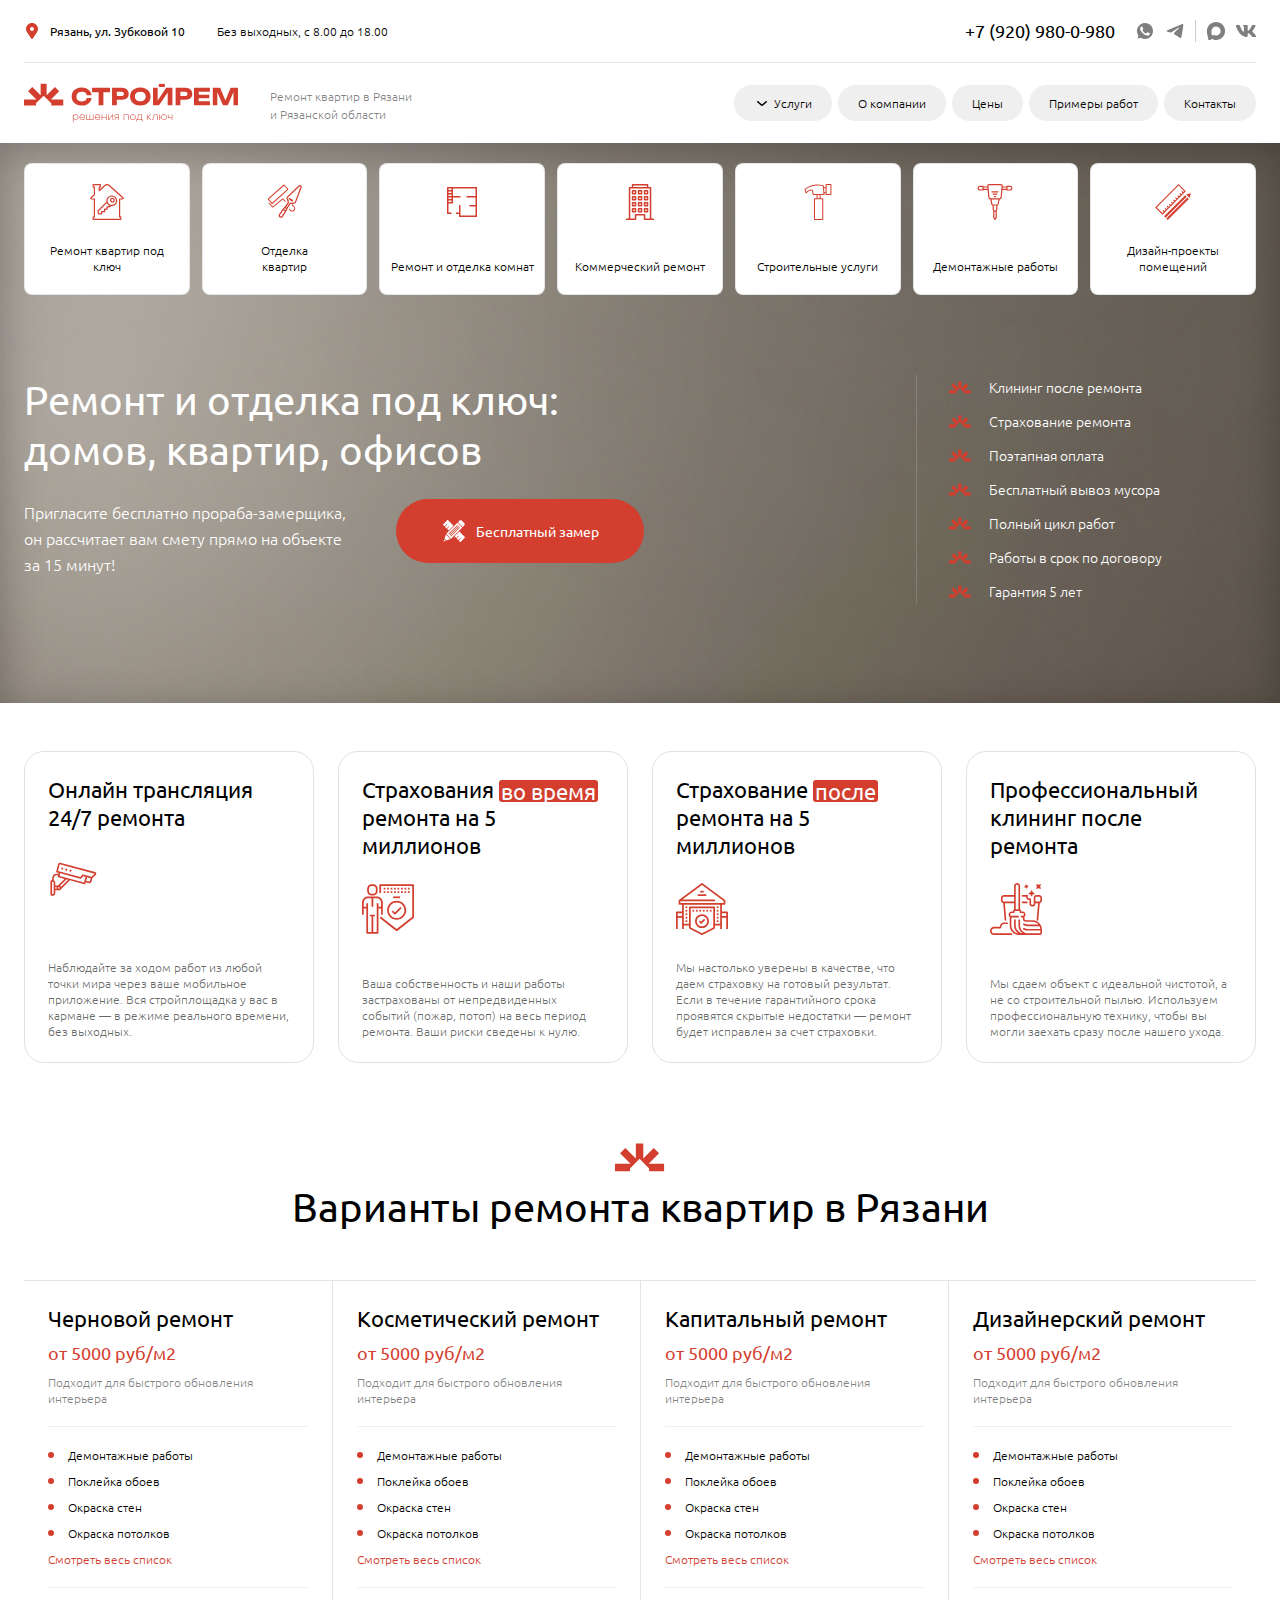
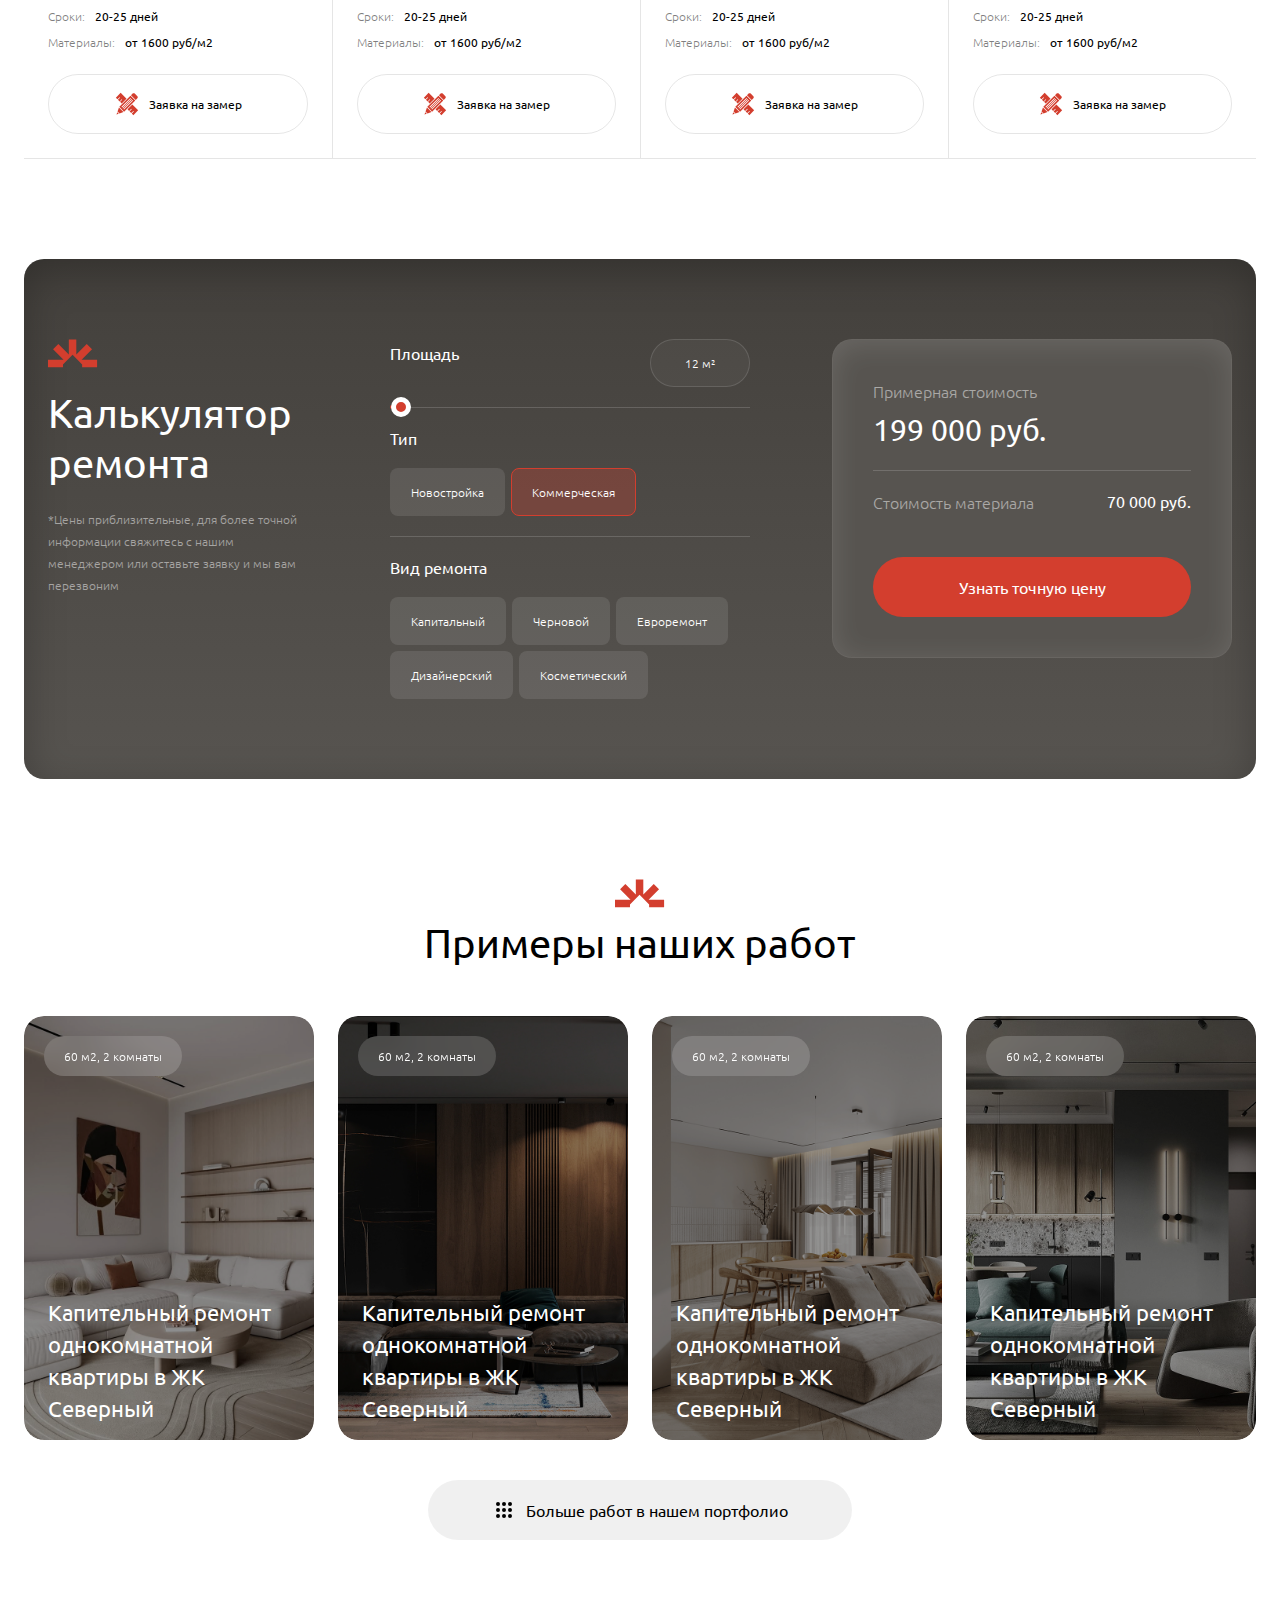
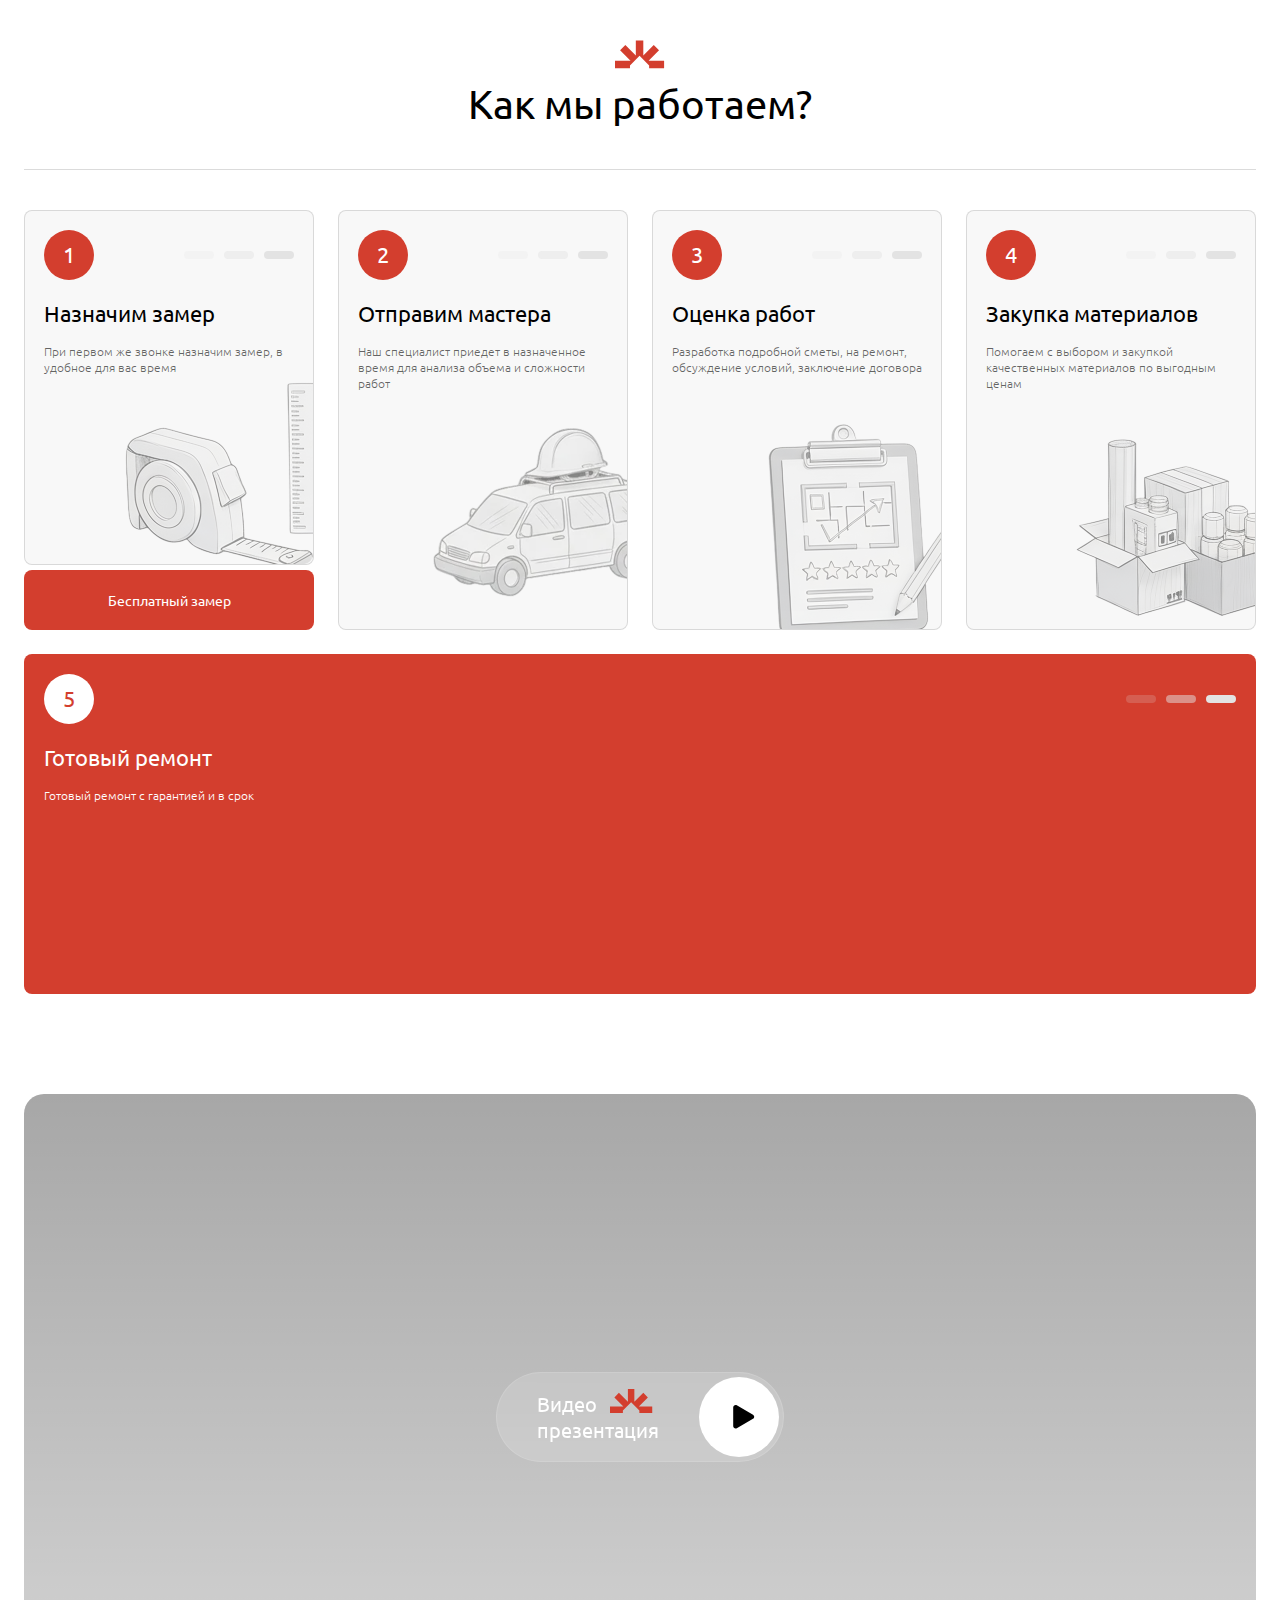
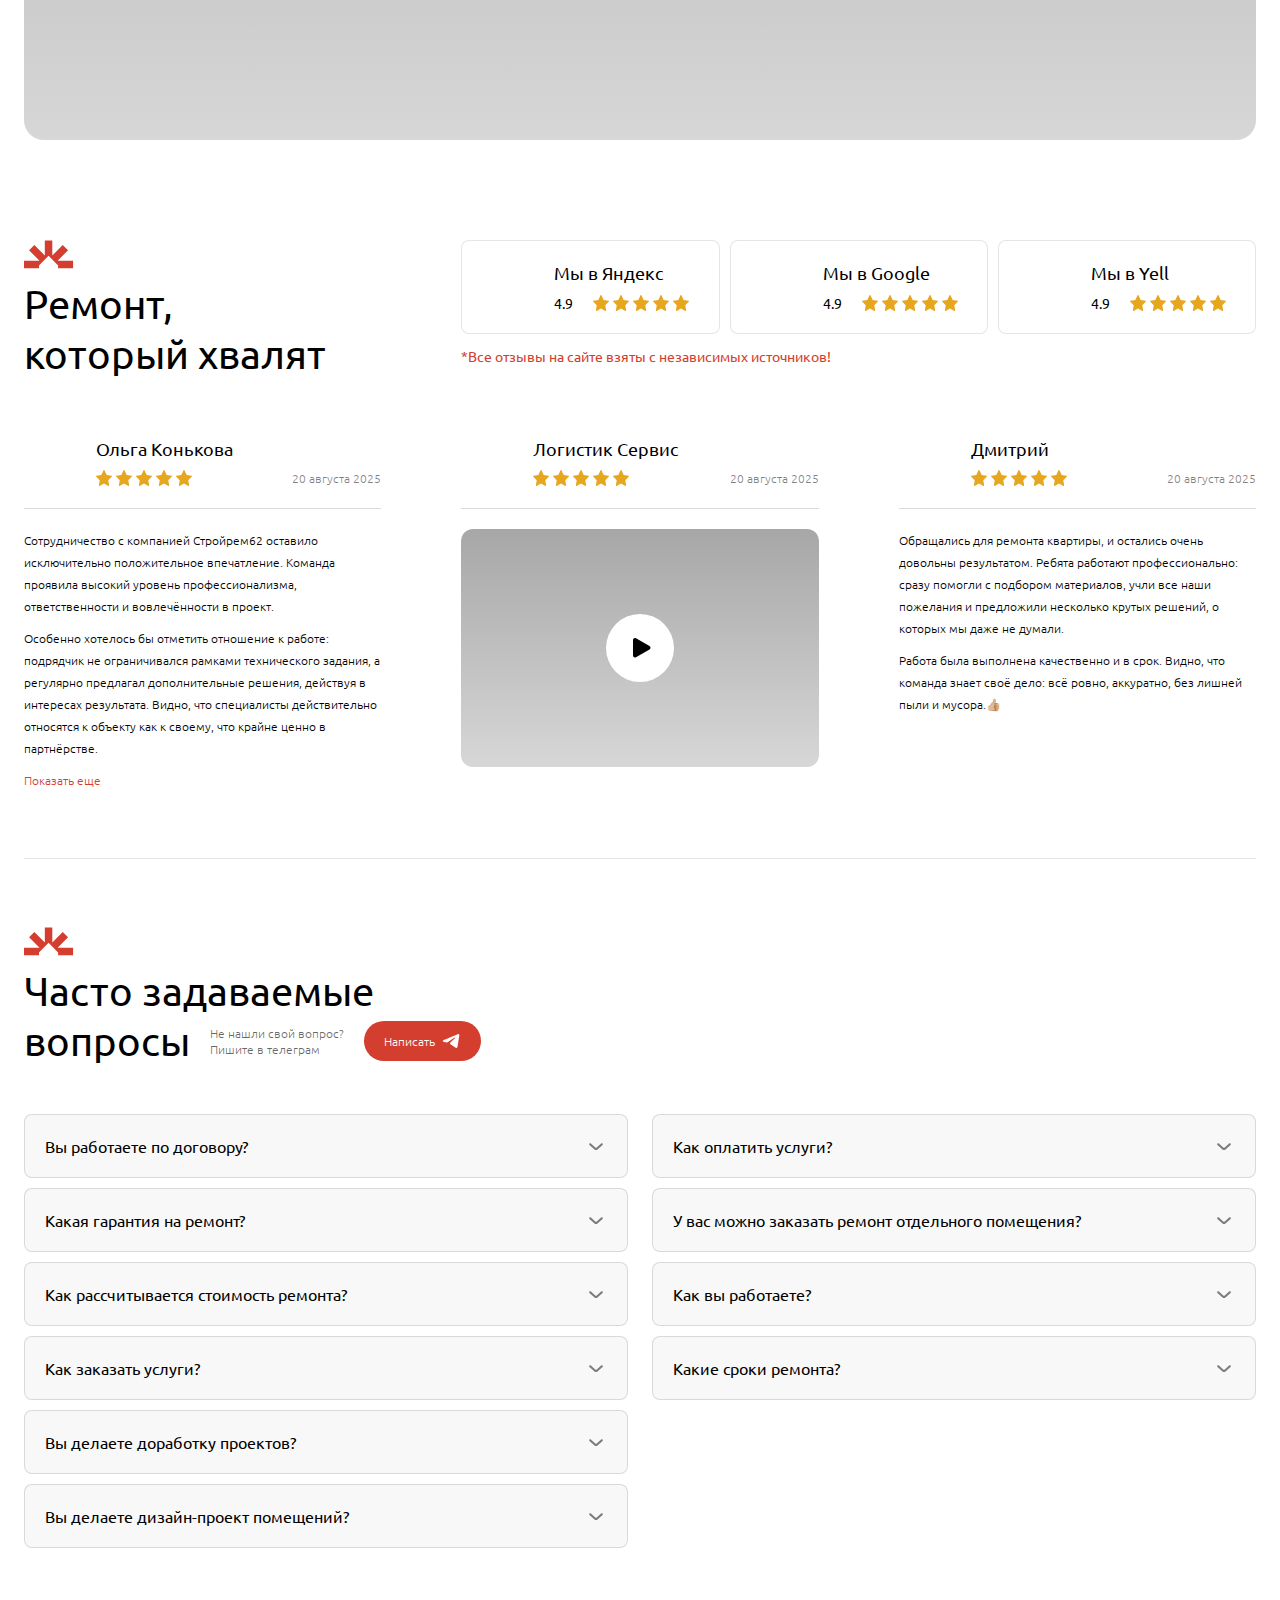
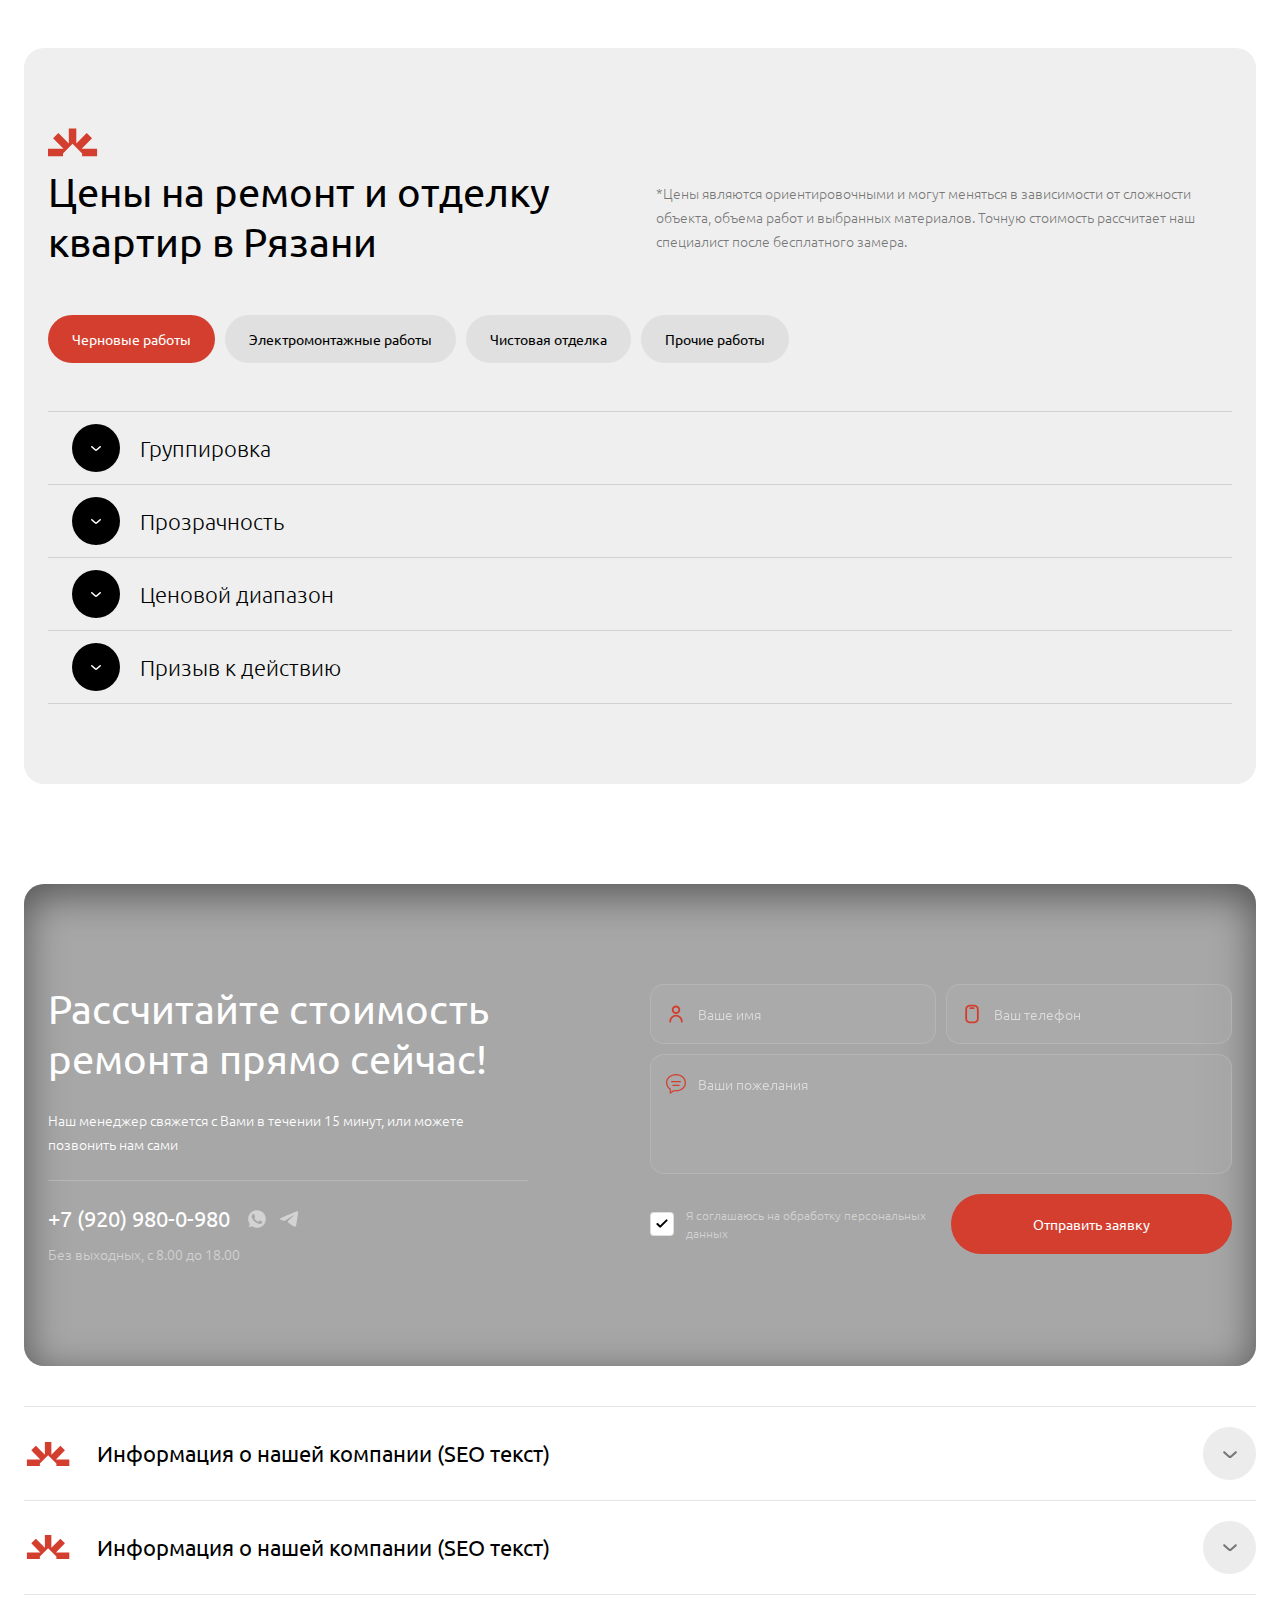
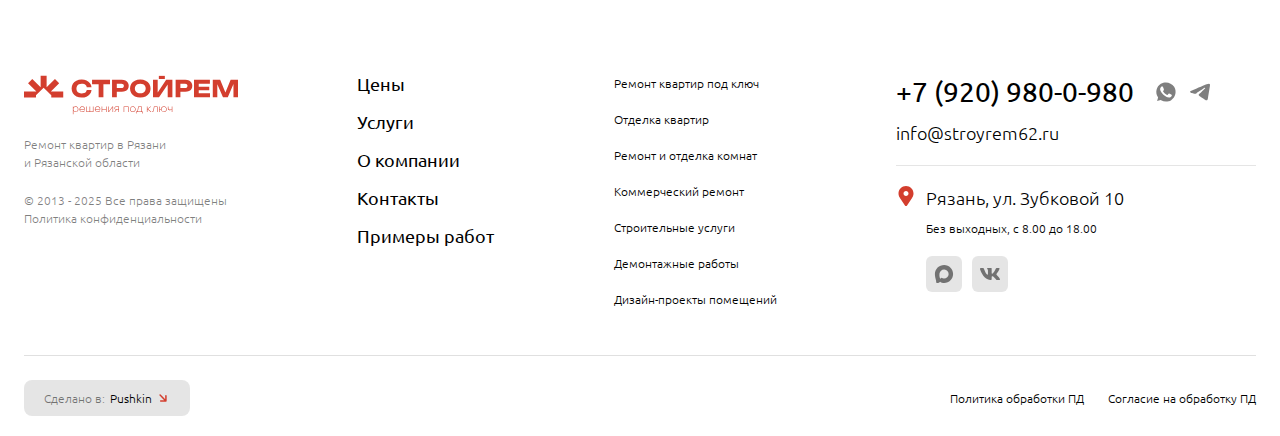
<file: index.html>
<!DOCTYPE html>
<html lang="ru">
	<head>
		<meta http-equiv="Content-Type" content="text/html; charset=utf-8">

		<!-- Adapting the page for mobile devices -->
		<meta name="viewport" content="width=device-width, initial-scale=1, maximum-scale=1">

		<!-- Prohibition of phone number recognition -->
		<meta name="format-detection" content="telephone=no">
		<meta name="SKYPE_TOOLBAR" content ="SKYPE_TOOLBAR_PARSER_COMPATIBLE">

		<!-- Page title -->
		<title>Заголовок страницы</title>

		<!-- Meta description -->
		<meta name="description" content="">

		<!-- Meta Keywords -->
		<meta name="keywords" content="">

		<!-- Changing the color of the mobile browser panel -->
		<meta name="msapplication-TileColor" content="#000000">
		<meta name="theme-color" content="#000000">

		<!-- Connecting style files -->
		<link rel="stylesheet" href="css/swiper-bundle.min.css">
		<link rel="stylesheet" href="css/swiper.css">
		<link rel="stylesheet" href="css/fancybox.css">
		<link rel="stylesheet" href="css/ion.rangeSlider.css">
		<link rel="stylesheet" href="css/styles.css">

		<link rel="stylesheet" href="css/response_1599.css" media="print, (max-width: 1599px)">
		<link rel="stylesheet" href="css/response_1439.css" media="print, (max-width: 1439px)">
		<link rel="stylesheet" href="css/response_1279.css" media="print, (max-width: 1279px)">
		<link rel="stylesheet" href="css/response_1023.css" media="print, (max-width: 1023px)">
		<link rel="stylesheet" href="css/response_767.css" media="print, (max-width: 767px)">
	</head>

	<body>
		<div class="wrap">
			<div class="main">
				<header>
					<div class="cont">
						<div class="row">
							<div class="location">
								<svg class="icon"><use xlink:href="images/sprite.svg#ic_location"></use></svg>
								<span>Рязань, ул. Зубковой 10</span>
							</div>

							<div class="work_time">Без выходных, с 8.00 до 18.00</div>

							<div class="contacts">
								<div class="phone">
									<a href="tel:+7 (920) 980-0-980">+7 (920) 980-0-980</a>
								</div>

								<div class="messengers">
									<a href="/" target="_blank" rel="noopener nofollow">
										<svg class="icon"><use xlink:href="images/sprite.svg#ic_whatsapp"></use></svg>
									</a>

									<a href="/" target="_blank" rel="noopener nofollow">
										<svg class="icon"><use xlink:href="images/sprite.svg#ic_tg"></use></svg>
									</a>

									<div class="sep"></div>

									<a href="/" target="_blank" rel="noopener nofollow">
										<svg class="icon"><use xlink:href="images/sprite.svg#ic_max"></use></svg>
									</a>

									<a href="/" target="_blank" rel="noopener nofollow">
										<svg class="icon"><use xlink:href="images/sprite.svg#ic_vk"></use></svg>
									</a>
								</div>
							</div>
						</div>

						<div class="row">
							<div class="logo">
								<img src="images/logo.svg" alt="">
							</div>

							<div class="slogan">Ремонт квартир в Рязани<br> и Рязанской области</div>

							<nav class="menu">
								<div class="menu_item">
									<a href="/" class="sub_link">
										<svg class="arr"><use xlink:href="images/sprite.svg#ic_arr_ver"></use></svg>
										<span>Услуги</span>
									</a>

									<div class="sub_menu">
										<div class="cont">
											<div class="services_grid">
												<div class="grid_row">
													<div><a href="/" class="service">
														<span class="icon">
															<svg><use xlink:href="images/services_sprite.svg#ic_service1"></use></svg>
														</span>

														<span>Ремонт квартир под ключ</span>
													</a></div>

													<div><a href="/" class="service sub_link" data-info="2">
														<span class="icon">
															<svg><use xlink:href="images/services_sprite.svg#ic_service2"></use></svg>
														</span>

														<span>Отделка<br> квартир</span>
													</a></div>

													<div><a href="/" class="service">
														<span class="icon">
															<svg><use xlink:href="images/services_sprite.svg#ic_service3"></use></svg>
														</span>

														<span>Ремонт и отделка комнат</span>
													</a></div>

													<div><a href="/" class="service">
														<span class="icon">
															<svg><use xlink:href="images/services_sprite.svg#ic_service4"></use></svg>
														</span>

														<span>Коммерческий ремонт</span>
													</a></div>

													<div><a href="/" class="service">
														<span class="icon">
															<svg><use xlink:href="images/services_sprite.svg#ic_service5"></use></svg>
														</span>

														<span>Строительные услуги</span>
													</a></div>

													<div><a href="/" class="service">
														<span class="icon">
															<svg><use xlink:href="images/services_sprite.svg#ic_service6"></use></svg>
														</span>

														<span>Демонтажные работы</span>
													</a></div>

													<div><a href="/" class="service">
														<span class="icon">
															<svg><use xlink:href="images/services_sprite.svg#ic_service7"></use></svg>
														</span>

														<span>Дизайн-проекты помещений</span>
													</a></div>
												</div>
											</div>

											<div class="menu_service_info menu_service_info2">
												<div class="grid_row">
													<div class="col_left scroll">
														<div class="list">
															<div class="item">
																<div class="main">
																	<a href="/">Демонтажные работы</a>
																</div>

																<div class="sub">
																	<div><a href="/">Демонтаж стен</a></div>

																	<div><a href="/">Демонтаж полов</a></div>

																	<div><a href="/">Демонтаж перегородок</a></div>

																	<div><a href="/">Демонтаж потолка</a></div>

																	<div><a href="/">Демонтаж плитки</a></div>

																	<div><a href="/">Демонтаж здания</a></div>

																	<div><a href="/">Демонтаж дверей и окон</a></div>

																	<div><a href="/">Демонтаж кровли</a></div>
																</div>
															</div>

															<div class="item">
																<div class="main">
																	<a href="/">Поклейка обоев</a>
																</div>
															</div>

															<div class="item">
																<div class="main">
																	<a href="/">Сварочные работы</a>
																</div>
															</div>

															<div class="item">
																<div class="main">
																	<a href="/">Малярные работы</a>
																</div>

																<div class="sub">
																	<div><a href="/">Покраска фасадов</a></div>

																	<div><a href="/">Покраска стен</a></div>

																	<div><a href="/">Покраска обоев</a></div>

																	<div><a href="/">Покраска потолка</a></div>

																	<div><a href="/">Безвоздушная покраска</a></div>

																	<div><a href="/">Покраска окон</a></div>

																	<div><a href="/">Покраса крыш</a></div>

																	<div><a href="/">Покраска деревянного дома</a></div>
																</div>
															</div>

															<div class="item">
																<div class="main">
																	<a href="/">Плиточные работы</a>
																</div>

																<div class="sub">
																	<div><a href="/">Укладка керамгранита</a></div>

																	<div><a href="/">Укладка кропноформатной плитки</a></div>

																	<div><a href="/">Затирка швов</a></div>

																	<div><a href="/">Поделки из керамогранита</a></div>

																	<div><a href="/">Фартук из плитки</a></div>

																	<div><a href="/">Душевой поддон из плитки</a></div>
																</div>
															</div>

															<div class="item">
																<div class="main">
																	<a href="/">Демонтажные работы</a>
																</div>

																<div class="sub">
																	<div><a href="/">Демонтаж стен</a></div>

																	<div><a href="/">Демонтаж полов</a></div>

																	<div><a href="/">Демонтаж перегородок</a></div>

																	<div><a href="/">Демонтаж потолка</a></div>

																	<div><a href="/">Демонтаж плитки</a></div>

																	<div><a href="/">Демонтаж здания</a></div>

																	<div><a href="/">Демонтаж дверей и окон</a></div>

																	<div><a href="/">Демонтаж кровли</a></div>
																</div>
															</div>

															<div class="item">
																<div class="main">
																	<a href="/">Поклейка обоев</a>
																</div>
															</div>

															<div class="item">
																<div class="main">
																	<a href="/">Сварочные работы</a>
																</div>
															</div>

															<div class="item">
																<div class="main">
																	<a href="/">Малярные работы</a>
																</div>

																<div class="sub">
																	<div><a href="/">Покраска фасадов</a></div>

																	<div><a href="/">Покраска стен</a></div>

																	<div><a href="/">Покраска обоев</a></div>

																	<div><a href="/">Покраска потолка</a></div>

																	<div><a href="/">Безвоздушная покраска</a></div>

																	<div><a href="/">Покраска окон</a></div>

																	<div><a href="/">Покраса крыш</a></div>

																	<div><a href="/">Покраска деревянного дома</a></div>
																</div>
															</div>

															<div class="item">
																<div class="main">
																	<a href="/">Плиточные работы</a>
																</div>

																<div class="sub">
																	<div><a href="/">Укладка керамгранита</a></div>

																	<div><a href="/">Укладка кропноформатной плитки</a></div>

																	<div><a href="/">Затирка швов</a></div>

																	<div><a href="/">Поделки из керамогранита</a></div>

																	<div><a href="/">Фартук из плитки</a></div>

																	<div><a href="/">Душевой поддон из плитки</a></div>
																</div>
															</div>
														</div>
													</div>

													<div class="col_right">
														<div class="popular">
															<div class="title">
																<svg class="icon"><use xlink:href="images/sprite.svg#ic_popular"></use></svg>
																<span>Популярное</span>
															</div>

															<div class="grid_row">
																<a href="/" class="link">
																	<div class="name">Демонтаж перегородок</div>

																	<div class="arr">
																		<svg class="icon"><use xlink:href="images/sprite.svg#ic_arr_hor"></use></svg>
																	</div>
																</a>

																<a href="/" class="link">
																	<div class="name">Покраска обоев</div>

																	<div class="arr">
																		<svg class="icon"><use xlink:href="images/sprite.svg#ic_arr_hor"></use></svg>
																	</div>
																</a>

																<a href="/" class="link">
																	<div class="name">Укладка керамгранита</div>

																	<div class="arr">
																		<svg class="icon"><use xlink:href="images/sprite.svg#ic_arr_hor"></use></svg>
																	</div>
																</a>

																<a href="/" class="link">
																	<div class="name">Демонтаж кровли</div>

																	<div class="arr">
																		<svg class="icon"><use xlink:href="images/sprite.svg#ic_arr_hor"></use></svg>
																	</div>
																</a>

																<a href="/" class="link">
																	<div class="name">Демонтаж здания</div>

																	<div class="arr">
																		<svg class="icon"><use xlink:href="images/sprite.svg#ic_arr_hor"></use></svg>
																	</div>
																</a>

																<a href="/" class="link">
																	<div class="name">Фартук из плитки</div>

																	<div class="arr">
																		<svg class="icon"><use xlink:href="images/sprite.svg#ic_arr_hor"></use></svg>
																	</div>
																</a>
															</div>

															<!-- <div class="grid_row">
																<a href="/" class="link with_thumb">
																	<div class="name">Демонтаж перегородок</div>

																	<div class="arr">
																		<svg class="icon"><use xlink:href="images/sprite.svg#ic_arr_hor"></use></svg>
																	</div>

																	<picture class="thumb">
																		<img src="images/tmp/popular_thumb.jpg" alt="" loading="lazy" class="cover">
																	</picture>
																</a>

																<a href="/" class="link with_thumb">
																	<div class="name">Покраска обоев</div>

																	<div class="arr">
																		<svg class="icon"><use xlink:href="images/sprite.svg#ic_arr_hor"></use></svg>
																	</div>

																	<picture class="thumb">
																		<img src="images/tmp/popular_thumb.jpg" alt="" loading="lazy" class="cover">
																	</picture>
																</a>

																<a href="/" class="link with_thumb">
																	<div class="name">Укладка керамгранита</div>

																	<div class="arr">
																		<svg class="icon"><use xlink:href="images/sprite.svg#ic_arr_hor"></use></svg>
																	</div>

																	<picture class="thumb">
																		<img src="images/tmp/popular_thumb.jpg" alt="" loading="lazy" class="cover">
																	</picture>
																</a>

																<a href="/" class="link with_thumb">
																	<div class="name">Демонтаж кровли</div>

																	<div class="arr">
																		<svg class="icon"><use xlink:href="images/sprite.svg#ic_arr_hor"></use></svg>
																	</div>

																	<picture class="thumb">
																		<img src="images/tmp/popular_thumb.jpg" alt="" loading="lazy" class="cover">
																	</picture>
																</a>

																<a href="/" class="link with_thumb">
																	<div class="name">Демонтаж здания</div>

																	<div class="arr">
																		<svg class="icon"><use xlink:href="images/sprite.svg#ic_arr_hor"></use></svg>
																	</div>

																	<picture class="thumb">
																		<img src="images/tmp/popular_thumb.jpg" alt="" loading="lazy" class="cover">
																	</picture>
																</a>

																<a href="/" class="link with_thumb">
																	<div class="name">Фартук из плитки</div>

																	<div class="arr">
																		<svg class="icon"><use xlink:href="images/sprite.svg#ic_arr_hor"></use></svg>
																	</div>

																	<picture class="thumb">
																		<img src="images/tmp/popular_thumb.jpg" alt="" loading="lazy" class="cover">
																	</picture>
																</a>
															</div> -->
														</div>
													</div>
												</div>
											</div>
										</div>
									</div>
								</div>

								<div class="menu_item">
									<a href="/">
										<span>О компании</span>
									</a>
								</div>

								<div class="menu_item">
									<a href="/">
										<span>Цены</span>
									</a>
								</div>

								<div class="menu_item">
									<a href="/">
										<span>Примеры работ</span>
									</a>
								</div>

								<div class="menu_item">
									<a href="/">
										<span>Контакты</span>
									</a>
								</div>
							</nav>
						</div>
					</div>
				</header>


				<section class="mob_header">
					<div class="cont row">
						<div class="logo">
							<img src="images/logo.svg" alt="">
						</div>

						<button class="mob_menu_btn">
							<svg class="icon"><use xlink:href="images/sprite.svg#ic_menu"></use></svg>
							<svg class="icon"><use xlink:href="images/sprite.svg#ic_close"></use></svg>
						</button>
					</div>
				</section>


				<section class="mob_menu">
					<div class="scroll">
						<div class="cont">
							<div class="menu">
								<div><a href="/" class="sub_link" data-sub="1">
									<span>Услуги</span>
									<svg class="icon"><use xlink:href="images/sprite.svg#ic_arr_hor"></use></svg>
								</a></div>

								<div><a href="/">
									<span>О компании</span>
								</a></div>

								<div><a href="/">
									<span>Цены</span>
								</a></div>

								<div><a href="/">
									<span>Примеры работ</span>
								</a></div>

								<div><a href="/">
									<span>Контакты</span>
								</a></div>
							</div>

							<div class="contacts">
								<div class="phone">
									<a href="+7 (920) 980-0-980">+7 (920) 980-0-980</a>
								</div>

								<div class="messengers">
									<a href="/" target="_blank" rel="noopener nofollow">
										<svg class="icon"><use xlink:href="images/sprite.svg#ic_whatsapp"></use></svg>
									</a>

									<a href="/" target="_blank" rel="noopener nofollow">
										<svg class="icon"><use xlink:href="images/sprite.svg#ic_tg"></use></svg>
									</a>
								</div>

								<div class="email">
									<a href="mailto:info@stroyrem62.ru">info@stroyrem62.ru</a>
								</div>

								<div class="socials">
									<a href="/" target="_blank" rel="noopener nofollow">
										<svg class="icon"><use xlink:href="images/sprite.svg#ic_max"></use></svg>
									</a>

									<a href="/" target="_blank" rel="noopener nofollow">
										<svg class="icon"><use xlink:href="images/sprite.svg#ic_vk"></use></svg>
									</a>
								</div>

								<div class="location">
									<svg class="icon"><use xlink:href="images/sprite.svg#ic_location"></use></svg>
									<span>Рязань, ул. Зубковой 10</span>
								</div>

								<div class="work_time">Без выходных, с 8.00 до 18.00</div>
							</div>
						</div>
					</div>

					<div class="sub sub1">
						<div class="scroll">
							<div class="cont">
								<button class="back_btn">
									<svg class="icon"><use xlink:href="images/sprite.svg#ic_arr_hor"></use></svg>
									<span>Услуги</span>
								</button>

								<div class="items">
									<div><a href="/" class="service sub_link" data-sub="1">
										<svg class="icon"><use xlink:href="images/services_sprite.svg#ic_service1"></use></svg>

										<span>Ремонт квартир под ключ</span>
									</a></div>

									<div><a href="/" class="service">
										<svg class="icon"><use xlink:href="images/services_sprite.svg#ic_service2"></use></svg>

										<span>Отделка квартир</span>
									</a></div>

									<div><a href="/" class="service">
										<svg class="icon"><use xlink:href="images/services_sprite.svg#ic_service3"></use></svg>

										<span>Ремонт и отделка комнат</span>
									</a></div>

									<div><a href="/" class="service">
										<svg class="icon"><use xlink:href="images/services_sprite.svg#ic_service4"></use></svg>

										<span>Коммерческий ремонт</span>
									</a></div>

									<div><a href="/" class="service">
										<svg class="icon"><use xlink:href="images/services_sprite.svg#ic_service5"></use></svg>

										<span>Строительные услуги</span>
									</a></div>

									<div><a href="/" class="service">
										<svg class="icon"><use xlink:href="images/services_sprite.svg#ic_service6"></use></svg>

										<span>Демонтажные работы</span>
									</a></div>

									<div><a href="/" class="service">
										<svg class="icon"><use xlink:href="images/services_sprite.svg#ic_service7"></use></svg>

										<span>Дизайн-проекты помещений</span>
									</a></div>
								</div>
							</div>
						</div>
					</div>

					<div class="sub_service sub_service1">
						<div class="scroll">
							<div class="cont">
								<button class="back_btn">
									<svg class="icon"><use xlink:href="images/sprite.svg#ic_arr_hor"></use></svg>
									<span>Ремонт квартир под ключ</span>
								</button>

								<div class="items">
									<div class="item">
										<div class="main">
											<a href="/">Демонтажные работы</a>
										</div>

										<div class="links">
											<div><a href="/">
												<svg class="icon"><use xlink:href="images/sprite.svg#ic_popular"></use></svg>
												<span>Демонтаж стен</span>
											</a></div>

											<div><a href="/">Демонтаж полов</a></div>

											<div><a href="/">Демонтаж перегородок</a></div>

											<div><a href="/">Демонтаж потолка</a></div>

											<div><a href="/">Демонтаж плитки</a></div>

											<div><a href="/">Демонтаж здания</a></div>

											<div><a href="/">Демонтаж дверей и окон</a></div>

											<div><a href="/">Демонтаж кровли</a></div>
										</div>
									</div>

									<div class="item">
										<div class="main">
											<a href="/">Поклейка обоев</a>
										</div>
									</div>

									<div class="item">
										<div class="main">
											<a href="/">Сварочные работы</a>
										</div>
									</div>

									<div class="item">
										<div class="main">
											<a href="/">Малярные работы</a>
										</div>

										<div class="links">
											<div><a href="/">Покраска фасадов</a></div>

											<div><a href="/">Покраска стен</a></div>

											<div><a href="/">Покраска обоев</a></div>

											<div><a href="/">Покраска потолка</a></div>

											<div><a href="/">Безвоздушная покраска</a></div>

											<div><a href="/">Покраска окон</a></div>

											<div><a href="/">Покраса крыш</a></div>

											<div><a href="/">Покраска деревянного дома</a></div>
										</div>
									</div>

									<div class="item">
										<div class="main">
											<a href="/">Плиточные работы</a>
										</div>

										<div class="links">
											<div><a href="/">Укладка керамгранита</a></div>

											<div><a href="/">Укладка кропноформатной плитки</a></div>

											<div><a href="/">Затирка швов</a></div>

											<div><a href="/">Поделки из керамогранита</a></div>

											<div><a href="/">Фартук из плитки</a></div>

											<div><a href="/">Душевой поддон из плитки</a></div>
										</div>
									</div>
								</div>
							</div>
						</div>
					</div>
				</section>


				<section class="first_section">
					<div class="bg">
						<div class="cont">
							<div class="services_grid">
								<div class="grid_row">
									<div><a href="/" class="service">
										<span class="icon">
											<svg><use xlink:href="images/services_sprite.svg#ic_service1"></use></svg>
										</span>

										<span>Ремонт квартир под ключ</span>
									</a></div>

									<div><a href="/" class="service">
										<span class="icon">
											<svg><use xlink:href="images/services_sprite.svg#ic_service2"></use></svg>
										</span>

										<span>Отделка<br> квартир</span>
									</a></div>

									<div><a href="/" class="service">
										<span class="icon">
											<svg><use xlink:href="images/services_sprite.svg#ic_service3"></use></svg>
										</span>

										<span>Ремонт и отделка комнат</span>
									</a></div>

									<div><a href="/" class="service">
										<span class="icon">
											<svg><use xlink:href="images/services_sprite.svg#ic_service4"></use></svg>
										</span>

										<span>Коммерческий ремонт</span>
									</a></div>

									<div><a href="/" class="service">
										<span class="icon">
											<svg><use xlink:href="images/services_sprite.svg#ic_service5"></use></svg>
										</span>

										<span>Строительные услуги</span>
									</a></div>

									<div><a href="/" class="service">
										<span class="icon">
											<svg><use xlink:href="images/services_sprite.svg#ic_service6"></use></svg>
										</span>

										<span>Демонтажные работы</span>
									</a></div>

									<div><a href="/" class="service">
										<span class="icon">
											<svg><use xlink:href="images/services_sprite.svg#ic_service7"></use></svg>
										</span>

										<span>Дизайн-проекты помещений</span>
									</a></div>
								</div>
							</div>

							<div class="data">
								<div class="title">Ремонт и отделка под ключ: домов, квартир, офисов</div>

								<div class="desc">Пригласите бесплатно прораба-замерщика,<br> он рассчитает вам смету прямо на объекте<br> за 15 минут!</div>

								<button class="btn modal_btn" data-modal="order_modal">
									<svg class="icon"><use xlink:href="images/sprite.svg#ic_measurement"></use></svg>
									<span>Бесплатный замер</span>
								</button>
							</div>

							<div class="benefits">
								<div>
									<svg class="icon"><use xlink:href="images/sprite.svg#ic_logo"></use></svg>
									<span>Клининг после ремонта</span>
								</div>

								<div>
									<svg class="icon"><use xlink:href="images/sprite.svg#ic_logo"></use></svg>
									<span>Страхование ремонта</span>
								</div>

								<div>
									<svg class="icon"><use xlink:href="images/sprite.svg#ic_logo"></use></svg>
									<span>Поэтапная оплата</span>
								</div>

								<div>
									<svg class="icon"><use xlink:href="images/sprite.svg#ic_logo"></use></svg>
									<span>Бесплатный вывоз мусора</span>
								</div>

								<div>
									<svg class="icon"><use xlink:href="images/sprite.svg#ic_logo"></use></svg>
									<span>Полный цикл работ</span>
								</div>

								<div>
									<svg class="icon"><use xlink:href="images/sprite.svg#ic_logo"></use></svg>
									<span>Работы в срок по договору</span>
								</div>

								<div>
									<svg class="icon"><use xlink:href="images/sprite.svg#ic_logo"></use></svg>
									<span>Гарантия 5 лет</span>
								</div>
							</div>
						</div>
					</div>
				</section>


				<section class="advantages block small_m">
					<div class="cont big_w">
						<div class="grid_row">
							<div class="item">
								<div class="name">Онлайн трансляция<br> 24/7 ремонта</div>

								<picture class="icon">
									<img src="images/ic_advantage1.svg" alt="" loading="lazy">
								</picture>

								<div class="desc">Наблюдайте за ходом работ из любой точки мира через ваше мобильное приложение. Вся стройплощадка у вас в кармане — в режиме реального времени, без выходных.</div>
							</div>

							<div class="item">
								<div class="name">Страхования <span>во время</span> ремонта на 5 миллионов</div>

								<picture class="icon">
									<img src="images/ic_advantage2.svg" alt="" loading="lazy">
								</picture>

								<div class="desc">Ваша собственность и наши работы застрахованы от непредвиденных событий (пожар, потоп) на весь период ремонта. Ваши риски сведены к нулю.</div>
							</div>

							<div class="item">
								<div class="name">Страхование <span>после</span> ремонта на 5 миллионов</div>

								<picture class="icon">
									<img src="images/ic_advantage3.svg" alt="" loading="lazy">
								</picture>

								<div class="desc">Мы настолько уверены в качестве, что даем страховку на готовый результат. Если в течение гарантийного срока проявятся скрытые недостатки — ремонт будет исправлен за счет страховки.</div>
							</div>

							<div class="item">
								<div class="name">Профессиональный клининг после ремонта</div>

								<picture class="icon">
									<img src="images/ic_advantage4.svg" alt="" loading="lazy">
								</picture>

								<div class="desc">Мы сдаем объект с идеальной чистотой, а не со строительной пылью. Используем профессиональную технику, чтобы вы могли заехать сразу после нашего ухода.</div>
							</div>
						</div>
					</div>
				</section>


				<section class="tariffs block">
					<div class="cont big_w">
						<div class="block_head">
							<svg class="icon"><use xlink:href="images/sprite.svg#ic_logo"></use></svg>

							<div class="title">Варианты ремонта квартир в Рязани</div>
						</div>

						<div class="grid_row">
							<div class="tariff">
								<div class="name">Черновой ремонт</div>

								<div class="price">от 5000 руб/м2</div>

								<div class="desc">Подходит для быстрого обновления интерьера</div>

								<div class="options">
									<div>Демонтажные работы</div>
									<div>Поклейка обоев</div>
									<div>Окраска стен</div>
									<div>Окраска потолков</div>

									<div class="all">
										<a href="/">Смотреть весь список</a>
									</div>
								</div>

								<div class="features">
									<div>
										<div class="label">Сроки:</div>

										<div class="val">20-25 дней</div>
									</div>

									<div>
										<div class="label">Материалы:</div>

										<div class="val">от 1600 руб/м2</div>
									</div>
								</div>

								<button class="btn modal_btn" data-modal="order_modal">
									<svg class="icon"><use xlink:href="images/sprite.svg#ic_measurement"></use></svg>
									<span>Заявка на замер</span>
								</button>
							</div>

							<div class="tariff">
								<div class="name">Косметический ремонт</div>

								<div class="price">от 5000 руб/м2</div>

								<div class="desc">Подходит для быстрого обновления интерьера</div>

								<div class="options">
									<div>Демонтажные работы</div>
									<div>Поклейка обоев</div>
									<div>Окраска стен</div>
									<div>Окраска потолков</div>

									<div class="all">
										<a href="/">Смотреть весь список</a>
									</div>
								</div>

								<div class="features">
									<div>
										<div class="label">Сроки:</div>

										<div class="val">20-25 дней</div>
									</div>

									<div>
										<div class="label">Материалы:</div>

										<div class="val">от 1600 руб/м2</div>
									</div>
								</div>

								<button class="btn modal_btn" data-modal="order_modal">
									<svg class="icon"><use xlink:href="images/sprite.svg#ic_measurement"></use></svg>
									<span>Заявка на замер</span>
								</button>
							</div>

							<div class="tariff mark">
								<div class="name">Капитальный ремонт</div>

								<div class="price">от 5000 руб/м2</div>

								<div class="desc">Подходит для быстрого обновления интерьера</div>

								<div class="options">
									<div>Демонтажные работы</div>
									<div>Поклейка обоев</div>
									<div>Окраска стен</div>
									<div>Окраска потолков</div>

									<div class="all">
										<a href="/">Смотреть весь список</a>
									</div>
								</div>

								<div class="features">
									<div>
										<div class="label">Сроки:</div>

										<div class="val">20-25 дней</div>
									</div>

									<div>
										<div class="label">Материалы:</div>

										<div class="val">от 1600 руб/м2</div>
									</div>
								</div>

								<button class="btn modal_btn" data-modal="order_modal">
									<svg class="icon"><use xlink:href="images/sprite.svg#ic_measurement"></use></svg>
									<span>Заявка на замер</span>
								</button>
							</div>

							<div class="tariff">
								<div class="name">Дизайнерский ремонт</div>

								<div class="price">от 5000 руб/м2</div>

								<div class="desc">Подходит для быстрого обновления интерьера</div>

								<div class="options">
									<div>Демонтажные работы</div>
									<div>Поклейка обоев</div>
									<div>Окраска стен</div>
									<div>Окраска потолков</div>

									<div class="all">
										<a href="/">Смотреть весь список</a>
									</div>
								</div>

								<div class="features">
									<div>
										<div class="label">Сроки:</div>

										<div class="val">20-25 дней</div>
									</div>

									<div>
										<div class="label">Материалы:</div>

										<div class="val">от 1600 руб/м2</div>
									</div>
								</div>

								<button class="btn modal_btn" data-modal="order_modal">
									<svg class="icon"><use xlink:href="images/sprite.svg#ic_measurement"></use></svg>
									<span>Заявка на замер</span>
								</button>
							</div>
						</div>
					</div>
				</section>


				<section class="calc block">
					<div class="cont big_w">
						<div class="bg">
							<div class="cont">
								<div class="block_head">
									<svg class="icon"><use xlink:href="images/sprite.svg#ic_logo"></use></svg>

									<div class="title">Калькулятор<br> ремонта</div>

									<div class="desc">*Цены приблизительные, для более точной информации свяжитесь с нашим менеджером или оставьте заявку и мы вам перезвоним</div>
								</div>

								<div class="data">
									<div class="item range area_range">
										<div class="label">Площадь</div>

										<div class="val">12 м²</div>

										<input type="hidden" id="area_range" name="area_range" value="12">
									</div>

									<div class="item border">
										<div class="label">Тип</div>

										<div class="val radios">
											<label>
												<input type="radio" name="group1">
												<div>Новостройка</div>
											</label>

											<label>
												<input type="radio" name="group1" checked>
												<div>Коммерческая</div>
											</label>
										</div>
									</div>

									<div class="item">
										<div class="label">Вид ремонта</div>

										<div class="val radios">
											<label>
												<input type="radio" name="group2">
												<div>Капитальный</div>
											</label>

											<label>
												<input type="radio" name="group2">
												<div>Черновой</div>
											</label>

											<label>
												<input type="radio" name="group2">
												<div>Евроремонт</div>
											</label>

											<label>
												<input type="radio" name="group2">
												<div>Дизайнерский</div>
											</label>

											<label>
												<input type="radio" name="group2">
												<div>Косметический</div>
											</label>
										</div>
									</div>
								</div>

								<div class="order">
									<div class="price total">
										<div class="label">Примерная стоимость</div>

										<div class="val">199 000 руб.</div>
									</div>

									<div class="price">
										<div class="label">Стоимость материала</div>

										<div class="val">70 000 руб.</div>
									</div>

									<button class="btn">Узнать точную цену</button>
								</div>
							</div>
						</div>
					</div>
				</section>


				<section class="cases block">
					<div class="cont big_w">
						<div class="block_head">
							<svg class="icon"><use xlink:href="images/sprite.svg#ic_logo"></use></svg>

							<div class="title">Примеры наших работ</div>
						</div>

						<div class="grid_row inline">
							<a href="/" class="case">
								<div class="area">60 м2, 2 комнаты</div>

								<picture class="thumb">
									<img src="images/tmp/case_thumb1.jpg" alt="" loading="lazy" class="cover">
								</picture>

								<div class="name">Капительный ремонт однокомнатной квартиры в ЖК Северный</div>

								<div class="info">
									<div>
										<svg class="icon"><use xlink:href="images/sprite.svg#ic_location"></use></svg>
										<span>Рязань, ул. Зубковой, д. 3</span>
									</div>

									<div>
										<svg class="icon"><use xlink:href="images/sprite.svg#ic_currency"></use></svg>
										<span>620 000 рублей</span>
									</div>

									<div>
										<svg class="icon"><use xlink:href="images/sprite.svg#ic_calendar"></use></svg>
										<span>15 дней</span>
									</div>
								</div>
							</a>

							<a href="/" class="case">
								<div class="area">60 м2, 2 комнаты</div>

								<picture class="thumb">
									<img src="images/tmp/case_thumb2.jpg" alt="" loading="lazy" class="cover">
								</picture>

								<div class="name">Капительный ремонт однокомнатной квартиры в ЖК Северный</div>

								<div class="info">
									<div>
										<svg class="icon"><use xlink:href="images/sprite.svg#ic_location"></use></svg>
										<span>Рязань, ул. Зубковой, д. 3</span>
									</div>

									<div>
										<svg class="icon"><use xlink:href="images/sprite.svg#ic_currency"></use></svg>
										<span>620 000 рублей</span>
									</div>

									<div>
										<svg class="icon"><use xlink:href="images/sprite.svg#ic_calendar"></use></svg>
										<span>15 дней</span>
									</div>
								</div>
							</a>

							<a href="/" class="case">
								<div class="area">60 м2, 2 комнаты</div>

								<picture class="thumb">
									<img src="images/tmp/case_thumb3.jpg" alt="" loading="lazy" class="cover">
								</picture>

								<div class="name">Капительный ремонт однокомнатной квартиры в ЖК Северный</div>

								<div class="info">
									<div>
										<svg class="icon"><use xlink:href="images/sprite.svg#ic_location"></use></svg>
										<span>Рязань, ул. Зубковой, д. 3</span>
									</div>

									<div>
										<svg class="icon"><use xlink:href="images/sprite.svg#ic_currency"></use></svg>
										<span>620 000 рублей</span>
									</div>

									<div>
										<svg class="icon"><use xlink:href="images/sprite.svg#ic_calendar"></use></svg>
										<span>15 дней</span>
									</div>
								</div>
							</a>

							<a href="/" class="case">
								<div class="area">60 м2, 2 комнаты</div>

								<picture class="thumb">
									<img src="images/tmp/case_thumb4.jpg" alt="" loading="lazy" class="cover">
								</picture>

								<div class="name">Капительный ремонт однокомнатной квартиры в ЖК Северный</div>

								<div class="info">
									<div>
										<svg class="icon"><use xlink:href="images/sprite.svg#ic_location"></use></svg>
										<span>Рязань, ул. Зубковой, д. 3</span>
									</div>

									<div>
										<svg class="icon"><use xlink:href="images/sprite.svg#ic_currency"></use></svg>
										<span>620 000 рублей</span>
									</div>

									<div>
										<svg class="icon"><use xlink:href="images/sprite.svg#ic_calendar"></use></svg>
										<span>15 дней</span>
									</div>
								</div>
							</a>
						</div>

						<div class="all_link">
							<a href="/">
								<svg class="icon"><use xlink:href="images/sprite.svg#ic_grid"></use></svg>
								<span>Больше работ в нашем портфолио</span>
							</a>
						</div>
					</div>
				</section>


				<section class="steps block">
					<div class="cont big_w">
						<div class="block_head border">
							<svg class="icon"><use xlink:href="images/sprite.svg#ic_logo"></use></svg>

							<div class="title">Как мы работаем?</div>
						</div>

						<div class="grid_row">
							<div class="step">
								<div class="info">
									<div class="number"></div>

									<div class="indicator">
										<span></span>
										<span></span>
										<span></span>
									</div>

									<div class="name">Назначим замер</div>

									<div class="desc">При первом же звонке назначим замер, в удобное для вас время</div>

									<picture class="thumb">
										<img src="images/step_thumb1.png" alt="" loading="lazy">
									</picture>
								</div>

								<button class="btn modal_btn" data-modal="order_modal">Бесплатный замер</button>
							</div>

							<div class="step">
								<div class="info">
									<div class="number"></div>

									<div class="indicator">
										<span></span>
										<span></span>
										<span></span>
									</div>

									<div class="name">Отправим мастера</div>

									<div class="desc">Наш специалист приедет в назначенное время для анализа объема и сложности работ</div>

									<picture class="thumb">
										<img src="images/step_thumb2.png" alt="" loading="lazy">
									</picture>
								</div>
							</div>

							<div class="step">
								<div class="info">
									<div class="number"></div>

									<div class="indicator">
										<span></span>
										<span></span>
										<span></span>
									</div>

									<div class="name">Оценка работ</div>

									<div class="desc">Разработка подробной сметы, на ремонт, обсуждение условий, заключение договора</div>

									<picture class="thumb">
										<img src="images/step_thumb3.png" alt="" loading="lazy">
									</picture>
								</div>
							</div>

							<div class="step">
								<div class="info">
									<div class="number"></div>

									<div class="indicator">
										<span></span>
										<span></span>
										<span></span>
									</div>

									<div class="name">Закупка материалов</div>

									<div class="desc">Помогаем с выбором и закупкой качественных материалов по выгодным ценам</div>

									<picture class="thumb">
										<img src="images/step_thumb4.png" alt="" loading="lazy">
									</picture>
								</div>
							</div>

							<div class="step finish">
								<div class="info">
									<div class="number"></div>

									<div class="indicator">
										<span></span>
										<span></span>
										<span></span>
									</div>

									<div class="name">Готовый ремонт</div>

									<div class="desc">Готовый ремонт с гарантией и в срок</div>

									<picture class="thumb">
										<img src="images/step_thumb5.png" alt="" loading="lazy">
									</picture>

									<picture class="logo">
										<img src="images/steps_logo.svg" alt="" loading="lazy">
									</picture>
								</div>
							</div>
						</div>
					</div>
				</section>


				<section class="presentation block">
					<div class="cont big_w">
						<div class="video">
							<picture class="thumb">
								<img src="images/tmp/presentation_video_thumb.jpg" alt="" loading="lazy" class="cover">
							</picture>

							<button class="btn">
								<span class="info">
									<span>Видео <svg class="logo"><use xlink:href="images/sprite.svg#ic_logo"></use></svg><br> презентация</span>

									<span class="icon">
										<svg><use xlink:href="images/sprite.svg#ic_video_play"></use></svg>
									</span>
								</span>
							</button>
						</div>
					</div>
				</section>


				<section class="reviews block border">
					<div class="cont">
						<div class="head">
							<div class="grid_row">
								<div class="block_head">
									<svg class="icon"><use xlink:href="images/sprite.svg#ic_logo"></use></svg>

									<div class="title">Ремонт,<br> который хвалят</div>
								</div>

								<div class="ratings">
									<div class="grid_row">
										<div class="item">
											<picture class="logo">
												<img src="images/ya_logo.png" alt="" loading="lazy">
											</picture>

											<div>
												<div class="name">Мы в Яндекс</div>

												<div class="val">4.9</div>

												<div class="rating">
													<svg class="icon"><use xlink:href="images/sprite.svg#ic_star_fill"></use></svg>
													<svg class="icon"><use xlink:href="images/sprite.svg#ic_star_fill"></use></svg>
													<svg class="icon"><use xlink:href="images/sprite.svg#ic_star_fill"></use></svg>
													<svg class="icon"><use xlink:href="images/sprite.svg#ic_star_fill"></use></svg>
													<svg class="icon"><use xlink:href="images/sprite.svg#ic_star_fill"></use></svg>
												</div>
											</div>
										</div>

										<div class="item">
											<picture class="logo">
												<img src="images/google_logo.png" alt="" loading="lazy">
											</picture>

											<div>
												<div class="name">Мы в Google</div>

												<div class="val">4.9</div>

												<div class="rating">
													<svg class="icon"><use xlink:href="images/sprite.svg#ic_star_fill"></use></svg>
													<svg class="icon"><use xlink:href="images/sprite.svg#ic_star_fill"></use></svg>
													<svg class="icon"><use xlink:href="images/sprite.svg#ic_star_fill"></use></svg>
													<svg class="icon"><use xlink:href="images/sprite.svg#ic_star_fill"></use></svg>
													<svg class="icon"><use xlink:href="images/sprite.svg#ic_star_fill"></use></svg>
												</div>
											</div>
										</div>

										<div class="item">
											<picture class="logo">
												<img src="images/yell_logo.png" alt="" loading="lazy">
											</picture>

											<div>
												<div class="name">Мы в Yell</div>

												<div class="val">4.9</div>

												<div class="rating">
													<svg class="icon"><use xlink:href="images/sprite.svg#ic_star_fill"></use></svg>
													<svg class="icon"><use xlink:href="images/sprite.svg#ic_star_fill"></use></svg>
													<svg class="icon"><use xlink:href="images/sprite.svg#ic_star_fill"></use></svg>
													<svg class="icon"><use xlink:href="images/sprite.svg#ic_star_fill"></use></svg>
													<svg class="icon"><use xlink:href="images/sprite.svg#ic_star_fill"></use></svg>
												</div>
											</div>
										</div>
									</div>

									<div class="exp">*Все отзывы на сайте взяты с независимых источников!</div>
								</div>
							</div>
						</div>

						<div class="data">
							<div class="grid_row">
								<div class="review">
									<div class="top">
										<picture class="photo">
											<img src="images/tmp/review_photo.jpg" alt="" loading="lazy" class="cover">
										</picture>

										<div>
											<div class="name">Ольга Конькова</div>

											<div class="rating">
												<svg class="icon"><use xlink:href="images/sprite.svg#ic_star_fill"></use></svg>
												<svg class="icon"><use xlink:href="images/sprite.svg#ic_star_fill"></use></svg>
												<svg class="icon"><use xlink:href="images/sprite.svg#ic_star_fill"></use></svg>
												<svg class="icon"><use xlink:href="images/sprite.svg#ic_star_fill"></use></svg>
												<svg class="icon"><use xlink:href="images/sprite.svg#ic_star_fill"></use></svg>
											</div>

											<div class="date">20 августа 2025</div>
										</div>
									</div>

									<div class="text">
										<p>Сотрудничество с компанией Стройрем62 оставило исключительно положительное впечатление. Команда проявила высокий уровень профессионализма, ответственности и вовлечённости в проект.</p>

										<p>Особенно хотелось бы отметить отношение к работе: подрядчик не ограничивался рамками технического задания, а регулярно предлагал дополнительные решения, действуя в интересах результата. Видно, что специалисты действительно относятся к объекту как к своему, что крайне ценно в партнёрстве.</p>

										<p><a href="/">Показать еще</a></p>
									</div>
								</div>

								<div class="review">
									<div class="top">
										<picture class="photo">
											<img src="images/no_photo.png" alt="" loading="lazy" class="cover">
										</picture>

										<div>
											<div class="name">Логистик Сервис</div>

											<div class="rating">
												<svg class="icon"><use xlink:href="images/sprite.svg#ic_star_fill"></use></svg>
												<svg class="icon"><use xlink:href="images/sprite.svg#ic_star_fill"></use></svg>
												<svg class="icon"><use xlink:href="images/sprite.svg#ic_star_fill"></use></svg>
												<svg class="icon"><use xlink:href="images/sprite.svg#ic_star_fill"></use></svg>
												<svg class="icon"><use xlink:href="images/sprite.svg#ic_star_fill"></use></svg>
											</div>

											<div class="date">20 августа 2025</div>
										</div>
									</div>

									<div class="video">
										<picture class="thumb">
											<img src="images/tmp/review_video_thumb.jpg" alt="" loading="lazy" class="cover">
										</picture>

										<div class="icon">
											<svg><use xlink:href="images/sprite.svg#ic_video_play"></use></svg>
										</div>
									</div>
								</div>

								<div class="review">
									<div class="top">
										<picture class="photo">
											<img src="images/no_photo.png" alt="" loading="lazy" class="cover">
										</picture>

										<div>
											<div class="name">Дмитрий</div>

											<div class="rating">
												<svg class="icon"><use xlink:href="images/sprite.svg#ic_star_fill"></use></svg>
												<svg class="icon"><use xlink:href="images/sprite.svg#ic_star_fill"></use></svg>
												<svg class="icon"><use xlink:href="images/sprite.svg#ic_star_fill"></use></svg>
												<svg class="icon"><use xlink:href="images/sprite.svg#ic_star_fill"></use></svg>
												<svg class="icon"><use xlink:href="images/sprite.svg#ic_star_fill"></use></svg>
											</div>

											<div class="date">20 августа 2025</div>
										</div>
									</div>

									<div class="text">
										<p>Обращались для ремонта квартиры, и остались очень довольны результатом. Ребята работают профессионально: сразу помогли с подбором материалов, учли все наши пожелания и предложили несколько крутых решений, о которых мы даже не думали.</p>

										<p>Работа была выполнена качественно и в срок. Видно, что команда знает своё дело: всё ровно, аккуратно, без лишней пыли и мусора.👍🏼</p>
									</div>
								</div>
							</div>
						</div>
					</div>
				</section>


				<section class="FAQ block">
					<div class="cont">
						<div class="block_head">
							<svg class="icon"><use xlink:href="images/sprite.svg#ic_logo"></use></svg>

							<div class="title">
								<div>Часто задаваемые</div>

								<div class="row">
									<span>вопросы</span>

									<small>Не нашли свой вопрос?<br> Пишите в телеграм</small>

									<a href="/" target="_blank" rel="noopener nofollow" class="tg_link">
										<span>Написать</span>
										<svg class="icon"><use xlink:href="images/sprite.svg#ic_tg"></use></svg>
									</a>
								</div>
							</div>
						</div>

						<div class="accordion grid_row">
							<div class="col">
								<div class="accordion_item">
									<div class="head">
										<div class="title">Вы работаете по договору?</div>

										<svg class="icon"><use xlink:href="images/sprite.svg#ic_arr_ver"></use></svg>
									</div>

									<div class="data">
										<div class="text_block">
											<p>Мы понимаем, что не всегда нужен ремонт во всей квартире. Часто требуется обновить только одну комнату, чтобы сделать жизнь комфортнее. Вы можете заказать у нас ремонт любого помещения:</p>

											<ul>
												<li><b>Кухни</b> — создадим уютное и функциональное пространство для готовки и семейных ужинов.</li>

												<li><b>Ванной и санузла</b> — выполним все работы с учетом высокой влажности и установим сантехнику.</li>

												<li><b>Гостиной</b> — поможем реализовать дизайн-проект для комнаты, где вы принимаете гостей и отдыхаете.</li>
											</ul>
										</div>
									</div>
								</div>

								<div class="accordion_item">
									<div class="head">
										<div class="title">Какая гарантия на ремонт?</div>

										<svg class="icon"><use xlink:href="images/sprite.svg#ic_arr_ver"></use></svg>
									</div>

									<div class="data">
										<div class="text_block">
											<p>Мы понимаем, что не всегда нужен ремонт во всей квартире. Часто требуется обновить только одну комнату, чтобы сделать жизнь комфортнее. Вы можете заказать у нас ремонт любого помещения:</p>

											<ul>
												<li><b>Кухни</b> — создадим уютное и функциональное пространство для готовки и семейных ужинов.</li>

												<li><b>Ванной и санузла</b> — выполним все работы с учетом высокой влажности и установим сантехнику.</li>

												<li><b>Гостиной</b> — поможем реализовать дизайн-проект для комнаты, где вы принимаете гостей и отдыхаете.</li>
											</ul>
										</div>
									</div>
								</div>

								<div class="accordion_item">
									<div class="head">
										<div class="title">Как рассчитывается стоимость ремонта?</div>

										<svg class="icon"><use xlink:href="images/sprite.svg#ic_arr_ver"></use></svg>
									</div>

									<div class="data">
										<div class="text_block">
											<p>Мы понимаем, что не всегда нужен ремонт во всей квартире. Часто требуется обновить только одну комнату, чтобы сделать жизнь комфортнее. Вы можете заказать у нас ремонт любого помещения:</p>

											<ul>
												<li><b>Кухни</b> — создадим уютное и функциональное пространство для готовки и семейных ужинов.</li>

												<li><b>Ванной и санузла</b> — выполним все работы с учетом высокой влажности и установим сантехнику.</li>

												<li><b>Гостиной</b> — поможем реализовать дизайн-проект для комнаты, где вы принимаете гостей и отдыхаете.</li>
											</ul>
										</div>
									</div>
								</div>

								<div class="accordion_item">
									<div class="head">
										<div class="title">Как заказать услуги?</div>

										<svg class="icon"><use xlink:href="images/sprite.svg#ic_arr_ver"></use></svg>
									</div>

									<div class="data">
										<div class="text_block">
											<p>Мы понимаем, что не всегда нужен ремонт во всей квартире. Часто требуется обновить только одну комнату, чтобы сделать жизнь комфортнее. Вы можете заказать у нас ремонт любого помещения:</p>

											<ul>
												<li><b>Кухни</b> — создадим уютное и функциональное пространство для готовки и семейных ужинов.</li>

												<li><b>Ванной и санузла</b> — выполним все работы с учетом высокой влажности и установим сантехнику.</li>

												<li><b>Гостиной</b> — поможем реализовать дизайн-проект для комнаты, где вы принимаете гостей и отдыхаете.</li>
											</ul>
										</div>
									</div>
								</div>

								<div class="accordion_item">
									<div class="head">
										<div class="title">Вы делаете доработку проектов?</div>

										<svg class="icon"><use xlink:href="images/sprite.svg#ic_arr_ver"></use></svg>
									</div>

									<div class="data">
										<div class="text_block">
											<p>Мы понимаем, что не всегда нужен ремонт во всей квартире. Часто требуется обновить только одну комнату, чтобы сделать жизнь комфортнее. Вы можете заказать у нас ремонт любого помещения:</p>

											<ul>
												<li><b>Кухни</b> — создадим уютное и функциональное пространство для готовки и семейных ужинов.</li>

												<li><b>Ванной и санузла</b> — выполним все работы с учетом высокой влажности и установим сантехнику.</li>

												<li><b>Гостиной</b> — поможем реализовать дизайн-проект для комнаты, где вы принимаете гостей и отдыхаете.</li>
											</ul>
										</div>
									</div>
								</div>

								<div class="accordion_item">
									<div class="head">
										<div class="title">Вы делаете дизайн-проект помещений?</div>

										<svg class="icon"><use xlink:href="images/sprite.svg#ic_arr_ver"></use></svg>
									</div>

									<div class="data">
										<div class="text_block">
											<p>Мы понимаем, что не всегда нужен ремонт во всей квартире. Часто требуется обновить только одну комнату, чтобы сделать жизнь комфортнее. Вы можете заказать у нас ремонт любого помещения:</p>

											<ul>
												<li><b>Кухни</b> — создадим уютное и функциональное пространство для готовки и семейных ужинов.</li>

												<li><b>Ванной и санузла</b> — выполним все работы с учетом высокой влажности и установим сантехнику.</li>

												<li><b>Гостиной</b> — поможем реализовать дизайн-проект для комнаты, где вы принимаете гостей и отдыхаете.</li>
											</ul>
										</div>
									</div>
								</div>
							</div>

							<div class="col">
								<div class="accordion_item">
									<div class="head">
										<div class="title">Как оплатить услуги?</div>

										<svg class="icon"><use xlink:href="images/sprite.svg#ic_arr_ver"></use></svg>
									</div>

									<div class="data">
										<div class="text_block">
											<p>Мы понимаем, что не всегда нужен ремонт во всей квартире. Часто требуется обновить только одну комнату, чтобы сделать жизнь комфортнее. Вы можете заказать у нас ремонт любого помещения:</p>

											<ul>
												<li><b>Кухни</b> — создадим уютное и функциональное пространство для готовки и семейных ужинов.</li>

												<li><b>Ванной и санузла</b> — выполним все работы с учетом высокой влажности и установим сантехнику.</li>

												<li><b>Гостиной</b> — поможем реализовать дизайн-проект для комнаты, где вы принимаете гостей и отдыхаете.</li>
											</ul>
										</div>
									</div>
								</div>

								<div class="accordion_item">
									<div class="head">
										<div class="title">У вас можно заказать ремонт отдельного помещения?</div>

										<svg class="icon"><use xlink:href="images/sprite.svg#ic_arr_ver"></use></svg>
									</div>

									<div class="data">
										<div class="text_block">
											<p>Мы понимаем, что не всегда нужен ремонт во всей квартире. Часто требуется обновить только одну комнату, чтобы сделать жизнь комфортнее. Вы можете заказать у нас ремонт любого помещения:</p>

											<ul>
												<li><b>Кухни</b> — создадим уютное и функциональное пространство для готовки и семейных ужинов.</li>

												<li><b>Ванной и санузла</b> — выполним все работы с учетом высокой влажности и установим сантехнику.</li>

												<li><b>Гостиной</b> — поможем реализовать дизайн-проект для комнаты, где вы принимаете гостей и отдыхаете.</li>
											</ul>
										</div>
									</div>
								</div>

								<div class="accordion_item">
									<div class="head">
										<div class="title">Как вы работаете?</div>

										<svg class="icon"><use xlink:href="images/sprite.svg#ic_arr_ver"></use></svg>
									</div>

									<div class="data">
										<div class="text_block">
											<p>Мы понимаем, что не всегда нужен ремонт во всей квартире. Часто требуется обновить только одну комнату, чтобы сделать жизнь комфортнее. Вы можете заказать у нас ремонт любого помещения:</p>

											<ul>
												<li><b>Кухни</b> — создадим уютное и функциональное пространство для готовки и семейных ужинов.</li>

												<li><b>Ванной и санузла</b> — выполним все работы с учетом высокой влажности и установим сантехнику.</li>

												<li><b>Гостиной</b> — поможем реализовать дизайн-проект для комнаты, где вы принимаете гостей и отдыхаете.</li>
											</ul>
										</div>
									</div>
								</div>

								<div class="accordion_item">
									<div class="head">
										<div class="title">Какие сроки ремонта?</div>

										<svg class="icon"><use xlink:href="images/sprite.svg#ic_arr_ver"></use></svg>
									</div>

									<div class="data">
										<div class="text_block">
											<p>Мы понимаем, что не всегда нужен ремонт во всей квартире. Часто требуется обновить только одну комнату, чтобы сделать жизнь комфортнее. Вы можете заказать у нас ремонт любого помещения:</p>

											<ul>
												<li><b>Кухни</b> — создадим уютное и функциональное пространство для готовки и семейных ужинов.</li>

												<li><b>Ванной и санузла</b> — выполним все работы с учетом высокой влажности и установим сантехнику.</li>

												<li><b>Гостиной</b> — поможем реализовать дизайн-проект для комнаты, где вы принимаете гостей и отдыхаете.</li>
											</ul>
										</div>
									</div>
								</div>
							</div>
						</div>
					</div>
				</section>


				<section class="prices block tabs_container">
					<div class="cont big_w">
						<div class="bg">
							<div class="cont">
								<div class="block_head">
									<svg class="icon"><use xlink:href="images/sprite.svg#ic_logo"></use></svg>

									<div class="grid_row">
										<div class="title">Цены на ремонт и отделку квартир в Рязани</div>

										<div class="desc">*Цены являются ориентировочными и могут меняться в зависимости от сложности объекта, объема работ и выбранных материалов. Точную стоимость рассчитает наш специалист после бесплатного замера.</div>
									</div>
								</div>

								<div class="tabs">
									<button data-content="#prices_tab1" data-level="level1" class="btn active">Черновые работы</button>

									<button data-content="#prices_tab2" data-level="level1" class="btn">Электромонтажные работы</button>

									<button data-content="#prices_tab3" data-level="level1" class="btn">Чистовая отделка</button>

									<button data-content="#prices_tab4" data-level="level1" class="btn">Прочие работы</button>
								</div>

								<div class="tab_content level1 active" id="prices_tab1">
									<div class="list">
										<div class="section">
											<div class="head">
												<div class="icon">
													<svg><use xlink:href="images/sprite.svg#ic_arr_ver"></use></svg>
												</div>

												<div class="title">Группировка</div>
											</div>

											<div class="data">
												<div class="titles">
													<div class="col_name">Наименование работы</div>
													<div class="col_desc">Примечание</div>
													<div class="col_price">Цена за м²</div>
												</div>

												<div class="items">
													<div class="item">
														<div class="col_name">
															<a href="/">Демонтаж перегородок</a>
														</div>

														<div class="col_desc">Кирпич, гипсолит</div>

														<div class="col_price">от 300 руб.</div>
													</div>

													<div class="item">
														<div class="col_name">Монтаж перегородок</div>

														<div class="col_desc">Гипсокартон, пеноблок</div>

														<div class="col_price">от 600 руб.</div>
													</div>

													<div class="item">
														<div class="col_name">
															<a href="/">Штукатурка стен</a>
														</div>

														<div class="col_desc">По маякам</div>

														<div class="col_price">от 450 руб.</div>
													</div>

													<div class="item">
														<div class="col_name">Шпаклевка стен</div>

														<div class="col_desc">Под обои или покраску</div>

														<div class="col_price">от 350 руб.</div>
													</div>

													<div class="item">
														<div class="col_name">Стяжка пола</div>

														<div class="col_desc">Цементно-песчаная, до 50 мм</div>

														<div class="col_price">от 550 руб.</div>
													</div>
												</div>
											</div>
										</div>

										<div class="section">
											<div class="head">
												<div class="icon">
													<svg><use xlink:href="images/sprite.svg#ic_arr_ver"></use></svg>
												</div>

												<div class="title">Прозрачность</div>
											</div>

											<div class="data">
												<div class="titles">
													<div class="col_name">Наименование работы</div>
													<div class="col_desc">Примечание</div>
													<div class="col_price">Цена за м²</div>
												</div>

												<div class="items">
													<div class="item">
														<div class="col_name">
															<a href="/">Демонтаж перегородок</a>
														</div>

														<div class="col_desc">Кирпич, гипсолит</div>

														<div class="col_price">от 300 руб.</div>
													</div>

													<div class="item">
														<div class="col_name">Монтаж перегородок</div>

														<div class="col_desc">Гипсокартон, пеноблок</div>

														<div class="col_price">от 600 руб.</div>
													</div>

													<div class="item">
														<div class="col_name">
															<a href="/">Штукатурка стен</a>
														</div>

														<div class="col_desc">По маякам</div>

														<div class="col_price">от 450 руб.</div>
													</div>

													<div class="item">
														<div class="col_name">Шпаклевка стен</div>

														<div class="col_desc">Под обои или покраску</div>

														<div class="col_price">от 350 руб.</div>
													</div>

													<div class="item">
														<div class="col_name">Стяжка пола</div>

														<div class="col_desc">Цементно-песчаная, до 50 мм</div>

														<div class="col_price">от 550 руб.</div>
													</div>
												</div>
											</div>
										</div>

										<div class="section">
											<div class="head">
												<div class="icon">
													<svg><use xlink:href="images/sprite.svg#ic_arr_ver"></use></svg>
												</div>

												<div class="title">Ценовой диапазон</div>
											</div>

											<div class="data">
												<div class="titles">
													<div class="col_name">Наименование работы</div>
													<div class="col_desc">Примечание</div>
													<div class="col_price">Цена за м²</div>
												</div>

												<div class="items">
													<div class="item">
														<div class="col_name">
															<a href="/">Демонтаж перегородок</a>
														</div>

														<div class="col_desc">Кирпич, гипсолит</div>

														<div class="col_price">от 300 руб.</div>
													</div>

													<div class="item">
														<div class="col_name">Монтаж перегородок</div>

														<div class="col_desc">Гипсокартон, пеноблок</div>

														<div class="col_price">от 600 руб.</div>
													</div>

													<div class="item">
														<div class="col_name">
															<a href="/">Штукатурка стен</a>
														</div>

														<div class="col_desc">По маякам</div>

														<div class="col_price">от 450 руб.</div>
													</div>

													<div class="item">
														<div class="col_name">Шпаклевка стен</div>

														<div class="col_desc">Под обои или покраску</div>

														<div class="col_price">от 350 руб.</div>
													</div>

													<div class="item">
														<div class="col_name">Стяжка пола</div>

														<div class="col_desc">Цементно-песчаная, до 50 мм</div>

														<div class="col_price">от 550 руб.</div>
													</div>
												</div>
											</div>
										</div>

										<div class="section">
											<div class="head">
												<div class="icon">
													<svg><use xlink:href="images/sprite.svg#ic_arr_ver"></use></svg>
												</div>

												<div class="title">Призыв к действию</div>
											</div>

											<div class="data">
												<div class="titles">
													<div class="col_name">Наименование работы</div>
													<div class="col_desc">Примечание</div>
													<div class="col_price">Цена за м²</div>
												</div>

												<div class="items">
													<div class="item">
														<div class="col_name">
															<a href="/">Демонтаж перегородок</a>
														</div>

														<div class="col_desc">Кирпич, гипсолит</div>

														<div class="col_price">от 300 руб.</div>
													</div>

													<div class="item">
														<div class="col_name">Монтаж перегородок</div>

														<div class="col_desc">Гипсокартон, пеноблок</div>

														<div class="col_price">от 600 руб.</div>
													</div>

													<div class="item">
														<div class="col_name">
															<a href="/">Штукатурка стен</a>
														</div>

														<div class="col_desc">По маякам</div>

														<div class="col_price">от 450 руб.</div>
													</div>

													<div class="item">
														<div class="col_name">Шпаклевка стен</div>

														<div class="col_desc">Под обои или покраску</div>

														<div class="col_price">от 350 руб.</div>
													</div>

													<div class="item">
														<div class="col_name">Стяжка пола</div>

														<div class="col_desc">Цементно-песчаная, до 50 мм</div>

														<div class="col_price">от 550 руб.</div>
													</div>
												</div>
											</div>
										</div>
									</div>
								</div>

								<div class="tab_content level1" id="prices_tab2">
									<div class="list">
										<div class="section">
											<div class="head">
												<div class="icon">
													<svg><use xlink:href="images/sprite.svg#ic_arr_ver"></use></svg>
												</div>

												<div class="title">Группировка</div>
											</div>

											<div class="data">
												<div class="titles">
													<div class="col_name">Наименование работы</div>
													<div class="col_desc">Примечание</div>
													<div class="col_price">Цена за м²</div>
												</div>

												<div class="items">
													<div class="item">
														<div class="col_name">
															<a href="/">Демонтаж перегородок</a>
														</div>

														<div class="col_desc">Кирпич, гипсолит</div>

														<div class="col_price">от 300 руб.</div>
													</div>

													<div class="item">
														<div class="col_name">Монтаж перегородок</div>

														<div class="col_desc">Гипсокартон, пеноблок</div>

														<div class="col_price">от 600 руб.</div>
													</div>

													<div class="item">
														<div class="col_name">
															<a href="/">Штукатурка стен</a>
														</div>

														<div class="col_desc">По маякам</div>

														<div class="col_price">от 450 руб.</div>
													</div>

													<div class="item">
														<div class="col_name">Шпаклевка стен</div>

														<div class="col_desc">Под обои или покраску</div>

														<div class="col_price">от 350 руб.</div>
													</div>

													<div class="item">
														<div class="col_name">Стяжка пола</div>

														<div class="col_desc">Цементно-песчаная, до 50 мм</div>

														<div class="col_price">от 550 руб.</div>
													</div>
												</div>
											</div>
										</div>

										<div class="section">
											<div class="head">
												<div class="icon">
													<svg><use xlink:href="images/sprite.svg#ic_arr_ver"></use></svg>
												</div>

												<div class="title">Прозрачность</div>
											</div>

											<div class="data">
												<div class="titles">
													<div class="col_name">Наименование работы</div>
													<div class="col_desc">Примечание</div>
													<div class="col_price">Цена за м²</div>
												</div>

												<div class="items">
													<div class="item">
														<div class="col_name">
															<a href="/">Демонтаж перегородок</a>
														</div>

														<div class="col_desc">Кирпич, гипсолит</div>

														<div class="col_price">от 300 руб.</div>
													</div>

													<div class="item">
														<div class="col_name">Монтаж перегородок</div>

														<div class="col_desc">Гипсокартон, пеноблок</div>

														<div class="col_price">от 600 руб.</div>
													</div>

													<div class="item">
														<div class="col_name">
															<a href="/">Штукатурка стен</a>
														</div>

														<div class="col_desc">По маякам</div>

														<div class="col_price">от 450 руб.</div>
													</div>

													<div class="item">
														<div class="col_name">Шпаклевка стен</div>

														<div class="col_desc">Под обои или покраску</div>

														<div class="col_price">от 350 руб.</div>
													</div>

													<div class="item">
														<div class="col_name">Стяжка пола</div>

														<div class="col_desc">Цементно-песчаная, до 50 мм</div>

														<div class="col_price">от 550 руб.</div>
													</div>
												</div>
											</div>
										</div>

										<div class="section">
											<div class="head">
												<div class="icon">
													<svg><use xlink:href="images/sprite.svg#ic_arr_ver"></use></svg>
												</div>

												<div class="title">Ценовой диапазон</div>
											</div>

											<div class="data">
												<div class="titles">
													<div class="col_name">Наименование работы</div>
													<div class="col_desc">Примечание</div>
													<div class="col_price">Цена за м²</div>
												</div>

												<div class="items">
													<div class="item">
														<div class="col_name">
															<a href="/">Демонтаж перегородок</a>
														</div>

														<div class="col_desc">Кирпич, гипсолит</div>

														<div class="col_price">от 300 руб.</div>
													</div>

													<div class="item">
														<div class="col_name">Монтаж перегородок</div>

														<div class="col_desc">Гипсокартон, пеноблок</div>

														<div class="col_price">от 600 руб.</div>
													</div>

													<div class="item">
														<div class="col_name">
															<a href="/">Штукатурка стен</a>
														</div>

														<div class="col_desc">По маякам</div>

														<div class="col_price">от 450 руб.</div>
													</div>

													<div class="item">
														<div class="col_name">Шпаклевка стен</div>

														<div class="col_desc">Под обои или покраску</div>

														<div class="col_price">от 350 руб.</div>
													</div>

													<div class="item">
														<div class="col_name">Стяжка пола</div>

														<div class="col_desc">Цементно-песчаная, до 50 мм</div>

														<div class="col_price">от 550 руб.</div>
													</div>
												</div>
											</div>
										</div>

										<div class="section">
											<div class="head">
												<div class="icon">
													<svg><use xlink:href="images/sprite.svg#ic_arr_ver"></use></svg>
												</div>

												<div class="title">Призыв к действию</div>
											</div>

											<div class="data">
												<div class="titles">
													<div class="col_name">Наименование работы</div>
													<div class="col_desc">Примечание</div>
													<div class="col_price">Цена за м²</div>
												</div>

												<div class="items">
													<div class="item">
														<div class="col_name">
															<a href="/">Демонтаж перегородок</a>
														</div>

														<div class="col_desc">Кирпич, гипсолит</div>

														<div class="col_price">от 300 руб.</div>
													</div>

													<div class="item">
														<div class="col_name">Монтаж перегородок</div>

														<div class="col_desc">Гипсокартон, пеноблок</div>

														<div class="col_price">от 600 руб.</div>
													</div>

													<div class="item">
														<div class="col_name">
															<a href="/">Штукатурка стен</a>
														</div>

														<div class="col_desc">По маякам</div>

														<div class="col_price">от 450 руб.</div>
													</div>

													<div class="item">
														<div class="col_name">Шпаклевка стен</div>

														<div class="col_desc">Под обои или покраску</div>

														<div class="col_price">от 350 руб.</div>
													</div>

													<div class="item">
														<div class="col_name">Стяжка пола</div>

														<div class="col_desc">Цементно-песчаная, до 50 мм</div>

														<div class="col_price">от 550 руб.</div>
													</div>
												</div>
											</div>
										</div>
									</div>
								</div>

								<div class="tab_content level1" id="prices_tab3">
									<div class="list">
										<div class="section">
											<div class="head">
												<div class="icon">
													<svg><use xlink:href="images/sprite.svg#ic_arr_ver"></use></svg>
												</div>

												<div class="title">Группировка</div>
											</div>

											<div class="data">
												<div class="titles">
													<div class="col_name">Наименование работы</div>
													<div class="col_desc">Примечание</div>
													<div class="col_price">Цена за м²</div>
												</div>

												<div class="items">
													<div class="item">
														<div class="col_name">
															<a href="/">Демонтаж перегородок</a>
														</div>

														<div class="col_desc">Кирпич, гипсолит</div>

														<div class="col_price">от 300 руб.</div>
													</div>

													<div class="item">
														<div class="col_name">Монтаж перегородок</div>

														<div class="col_desc">Гипсокартон, пеноблок</div>

														<div class="col_price">от 600 руб.</div>
													</div>

													<div class="item">
														<div class="col_name">
															<a href="/">Штукатурка стен</a>
														</div>

														<div class="col_desc">По маякам</div>

														<div class="col_price">от 450 руб.</div>
													</div>

													<div class="item">
														<div class="col_name">Шпаклевка стен</div>

														<div class="col_desc">Под обои или покраску</div>

														<div class="col_price">от 350 руб.</div>
													</div>

													<div class="item">
														<div class="col_name">Стяжка пола</div>

														<div class="col_desc">Цементно-песчаная, до 50 мм</div>

														<div class="col_price">от 550 руб.</div>
													</div>
												</div>
											</div>
										</div>

										<div class="section">
											<div class="head">
												<div class="icon">
													<svg><use xlink:href="images/sprite.svg#ic_arr_ver"></use></svg>
												</div>

												<div class="title">Прозрачность</div>
											</div>

											<div class="data">
												<div class="titles">
													<div class="col_name">Наименование работы</div>
													<div class="col_desc">Примечание</div>
													<div class="col_price">Цена за м²</div>
												</div>

												<div class="items">
													<div class="item">
														<div class="col_name">
															<a href="/">Демонтаж перегородок</a>
														</div>

														<div class="col_desc">Кирпич, гипсолит</div>

														<div class="col_price">от 300 руб.</div>
													</div>

													<div class="item">
														<div class="col_name">Монтаж перегородок</div>

														<div class="col_desc">Гипсокартон, пеноблок</div>

														<div class="col_price">от 600 руб.</div>
													</div>

													<div class="item">
														<div class="col_name">
															<a href="/">Штукатурка стен</a>
														</div>

														<div class="col_desc">По маякам</div>

														<div class="col_price">от 450 руб.</div>
													</div>

													<div class="item">
														<div class="col_name">Шпаклевка стен</div>

														<div class="col_desc">Под обои или покраску</div>

														<div class="col_price">от 350 руб.</div>
													</div>

													<div class="item">
														<div class="col_name">Стяжка пола</div>

														<div class="col_desc">Цементно-песчаная, до 50 мм</div>

														<div class="col_price">от 550 руб.</div>
													</div>
												</div>
											</div>
										</div>

										<div class="section">
											<div class="head">
												<div class="icon">
													<svg><use xlink:href="images/sprite.svg#ic_arr_ver"></use></svg>
												</div>

												<div class="title">Ценовой диапазон</div>
											</div>

											<div class="data">
												<div class="titles">
													<div class="col_name">Наименование работы</div>
													<div class="col_desc">Примечание</div>
													<div class="col_price">Цена за м²</div>
												</div>

												<div class="items">
													<div class="item">
														<div class="col_name">
															<a href="/">Демонтаж перегородок</a>
														</div>

														<div class="col_desc">Кирпич, гипсолит</div>

														<div class="col_price">от 300 руб.</div>
													</div>

													<div class="item">
														<div class="col_name">Монтаж перегородок</div>

														<div class="col_desc">Гипсокартон, пеноблок</div>

														<div class="col_price">от 600 руб.</div>
													</div>

													<div class="item">
														<div class="col_name">
															<a href="/">Штукатурка стен</a>
														</div>

														<div class="col_desc">По маякам</div>

														<div class="col_price">от 450 руб.</div>
													</div>

													<div class="item">
														<div class="col_name">Шпаклевка стен</div>

														<div class="col_desc">Под обои или покраску</div>

														<div class="col_price">от 350 руб.</div>
													</div>

													<div class="item">
														<div class="col_name">Стяжка пола</div>

														<div class="col_desc">Цементно-песчаная, до 50 мм</div>

														<div class="col_price">от 550 руб.</div>
													</div>
												</div>
											</div>
										</div>

										<div class="section">
											<div class="head">
												<div class="icon">
													<svg><use xlink:href="images/sprite.svg#ic_arr_ver"></use></svg>
												</div>

												<div class="title">Призыв к действию</div>
											</div>

											<div class="data">
												<div class="titles">
													<div class="col_name">Наименование работы</div>
													<div class="col_desc">Примечание</div>
													<div class="col_price">Цена за м²</div>
												</div>

												<div class="items">
													<div class="item">
														<div class="col_name">
															<a href="/">Демонтаж перегородок</a>
														</div>

														<div class="col_desc">Кирпич, гипсолит</div>

														<div class="col_price">от 300 руб.</div>
													</div>

													<div class="item">
														<div class="col_name">Монтаж перегородок</div>

														<div class="col_desc">Гипсокартон, пеноблок</div>

														<div class="col_price">от 600 руб.</div>
													</div>

													<div class="item">
														<div class="col_name">
															<a href="/">Штукатурка стен</a>
														</div>

														<div class="col_desc">По маякам</div>

														<div class="col_price">от 450 руб.</div>
													</div>

													<div class="item">
														<div class="col_name">Шпаклевка стен</div>

														<div class="col_desc">Под обои или покраску</div>

														<div class="col_price">от 350 руб.</div>
													</div>

													<div class="item">
														<div class="col_name">Стяжка пола</div>

														<div class="col_desc">Цементно-песчаная, до 50 мм</div>

														<div class="col_price">от 550 руб.</div>
													</div>
												</div>
											</div>
										</div>
									</div>
								</div>

								<div class="tab_content level1" id="prices_tab4">
									<div class="list">
										<div class="section">
											<div class="head">
												<div class="icon">
													<svg><use xlink:href="images/sprite.svg#ic_arr_ver"></use></svg>
												</div>

												<div class="title">Группировка</div>
											</div>

											<div class="data">
												<div class="titles">
													<div class="col_name">Наименование работы</div>
													<div class="col_desc">Примечание</div>
													<div class="col_price">Цена за м²</div>
												</div>

												<div class="items">
													<div class="item">
														<div class="col_name">
															<a href="/">Демонтаж перегородок</a>
														</div>

														<div class="col_desc">Кирпич, гипсолит</div>

														<div class="col_price">от 300 руб.</div>
													</div>

													<div class="item">
														<div class="col_name">Монтаж перегородок</div>

														<div class="col_desc">Гипсокартон, пеноблок</div>

														<div class="col_price">от 600 руб.</div>
													</div>

													<div class="item">
														<div class="col_name">
															<a href="/">Штукатурка стен</a>
														</div>

														<div class="col_desc">По маякам</div>

														<div class="col_price">от 450 руб.</div>
													</div>

													<div class="item">
														<div class="col_name">Шпаклевка стен</div>

														<div class="col_desc">Под обои или покраску</div>

														<div class="col_price">от 350 руб.</div>
													</div>

													<div class="item">
														<div class="col_name">Стяжка пола</div>

														<div class="col_desc">Цементно-песчаная, до 50 мм</div>

														<div class="col_price">от 550 руб.</div>
													</div>
												</div>
											</div>
										</div>

										<div class="section">
											<div class="head">
												<div class="icon">
													<svg><use xlink:href="images/sprite.svg#ic_arr_ver"></use></svg>
												</div>

												<div class="title">Прозрачность</div>
											</div>

											<div class="data">
												<div class="titles">
													<div class="col_name">Наименование работы</div>
													<div class="col_desc">Примечание</div>
													<div class="col_price">Цена за м²</div>
												</div>

												<div class="items">
													<div class="item">
														<div class="col_name">
															<a href="/">Демонтаж перегородок</a>
														</div>

														<div class="col_desc">Кирпич, гипсолит</div>

														<div class="col_price">от 300 руб.</div>
													</div>

													<div class="item">
														<div class="col_name">Монтаж перегородок</div>

														<div class="col_desc">Гипсокартон, пеноблок</div>

														<div class="col_price">от 600 руб.</div>
													</div>

													<div class="item">
														<div class="col_name">
															<a href="/">Штукатурка стен</a>
														</div>

														<div class="col_desc">По маякам</div>

														<div class="col_price">от 450 руб.</div>
													</div>

													<div class="item">
														<div class="col_name">Шпаклевка стен</div>

														<div class="col_desc">Под обои или покраску</div>

														<div class="col_price">от 350 руб.</div>
													</div>

													<div class="item">
														<div class="col_name">Стяжка пола</div>

														<div class="col_desc">Цементно-песчаная, до 50 мм</div>

														<div class="col_price">от 550 руб.</div>
													</div>
												</div>
											</div>
										</div>

										<div class="section">
											<div class="head">
												<div class="icon">
													<svg><use xlink:href="images/sprite.svg#ic_arr_ver"></use></svg>
												</div>

												<div class="title">Ценовой диапазон</div>
											</div>

											<div class="data">
												<div class="titles">
													<div class="col_name">Наименование работы</div>
													<div class="col_desc">Примечание</div>
													<div class="col_price">Цена за м²</div>
												</div>

												<div class="items">
													<div class="item">
														<div class="col_name">
															<a href="/">Демонтаж перегородок</a>
														</div>

														<div class="col_desc">Кирпич, гипсолит</div>

														<div class="col_price">от 300 руб.</div>
													</div>

													<div class="item">
														<div class="col_name">Монтаж перегородок</div>

														<div class="col_desc">Гипсокартон, пеноблок</div>

														<div class="col_price">от 600 руб.</div>
													</div>

													<div class="item">
														<div class="col_name">
															<a href="/">Штукатурка стен</a>
														</div>

														<div class="col_desc">По маякам</div>

														<div class="col_price">от 450 руб.</div>
													</div>

													<div class="item">
														<div class="col_name">Шпаклевка стен</div>

														<div class="col_desc">Под обои или покраску</div>

														<div class="col_price">от 350 руб.</div>
													</div>

													<div class="item">
														<div class="col_name">Стяжка пола</div>

														<div class="col_desc">Цементно-песчаная, до 50 мм</div>

														<div class="col_price">от 550 руб.</div>
													</div>
												</div>
											</div>
										</div>

										<div class="section">
											<div class="head">
												<div class="icon">
													<svg><use xlink:href="images/sprite.svg#ic_arr_ver"></use></svg>
												</div>

												<div class="title">Призыв к действию</div>
											</div>

											<div class="data">
												<div class="titles">
													<div class="col_name">Наименование работы</div>
													<div class="col_desc">Примечание</div>
													<div class="col_price">Цена за м²</div>
												</div>

												<div class="items">
													<div class="item">
														<div class="col_name">
															<a href="/">Демонтаж перегородок</a>
														</div>

														<div class="col_desc">Кирпич, гипсолит</div>

														<div class="col_price">от 300 руб.</div>
													</div>

													<div class="item">
														<div class="col_name">Монтаж перегородок</div>

														<div class="col_desc">Гипсокартон, пеноблок</div>

														<div class="col_price">от 600 руб.</div>
													</div>

													<div class="item">
														<div class="col_name">
															<a href="/">Штукатурка стен</a>
														</div>

														<div class="col_desc">По маякам</div>

														<div class="col_price">от 450 руб.</div>
													</div>

													<div class="item">
														<div class="col_name">Шпаклевка стен</div>

														<div class="col_desc">Под обои или покраску</div>

														<div class="col_price">от 350 руб.</div>
													</div>

													<div class="item">
														<div class="col_name">Стяжка пола</div>

														<div class="col_desc">Цементно-песчаная, до 50 мм</div>

														<div class="col_price">от 550 руб.</div>
													</div>
												</div>
											</div>
										</div>
									</div>
								</div>
							</div>
						</div>
					</div>
				</section>


				<section class="action_form">
					<div class="cont big_w">
						<div class="data">
							<div class="cont">
								<div class="info">
									<div class="block_head">
										<div class="title">Рассчитайте стоимость ремонта прямо сейчас!</div>

										<div class="desc">Наш менеджер свяжется с Вами в течении 15 минут, или можете позвонить нам сами</div>
									</div>

									<div class="contacts">
										<div class="phone">
											<a href="+7 (920) 980-0-980">+7 (920) 980-0-980</a>
										</div>

										<div class="messengers">
											<a href="/" target="_blank" rel="noopener nofollow">
												<svg class="icon"><use xlink:href="images/sprite.svg#ic_whatsapp"></use></svg>
											</a>

											<a href="/" target="_blank" rel="noopener nofollow">
												<svg class="icon"><use xlink:href="images/sprite.svg#ic_tg"></use></svg>
											</a>
										</div>

										<div class="work_time">Без выходных, с 8.00 до 18.00</div>
									</div>
								</div>

								<form action="" class="form">
									<div class="columns">
										<div class="line">
											<div class="field">
												<svg class="icon"><use xlink:href="images/sprite.svg#ic_user"></use></svg>

												<input type="text" name="" value="" class="input" placeholder="Ваше имя">
											</div>
										</div>

										<div class="line">
											<div class="field">
												<svg class="icon"><use xlink:href="images/sprite.svg#ic_phone"></use></svg>

												<input type="tel" name="" value="" class="input" placeholder="Ваш телефон">
											</div>
										</div>
									</div>

									<div class="line">
										<div class="field">
											<svg class="icon"><use xlink:href="images/sprite.svg#ic_message"></use></svg>

											<textarea name="" placeholder="Ваши пожелания"></textarea>
										</div>
									</div>

									<div class="submit">
										<div class="agree">
											<label class="checkbox">
												<input type="checkbox" name="" checked>

												<div class="check">
													<svg><use xlink:href="images/sprite.svg#ic_check"></use></svg>
												</div>

												<div>Я соглашаюсь на обработку персональных данных</div>
											</label>
										</div>

										<button type="submit" class="submit_btn">Отправить заявку</button>
									</div>
								</form>
							</div>

							<picture class="bg">
								<img src="images/tmp/bg_action_form.jpg" alt="" loading="lazy" class="cover">
							</picture>
						</div>
					</div>
				</section>


				<section class="information block small_m">
					<div class="cont">
						<div class="accordion">
							<div class="accordion_item">
								<div class="head">
									<svg class="logo"><use xlink:href="images/sprite.svg#ic_logo"></use></svg>

									<div class="title">Информация о нашей компании (SEO текст)</div>

									<div class="icon_wrap">
										<svg class="icon"><use xlink:href="images/sprite.svg#ic_arr_ver"></use></svg>
									</div>
								</div>

								<div class="data">
									<div class="text_block">
										<p>Дизайнерский ремонт квартиры – это комплексное обновление интерьера с учетом современных тенденций, эргономики и индивидуального стиля заказчика. Мы разрабатываем уникальные проекты, подбираем материалы, выполняем все виды строительных и отделочных работ, создавая комфортное пространство для жизни.</p>

										<p>Каждый проект начинается с детального анализа ваших пожеланий, планировки помещения и функциональных требований. Мы учитываем освещение, цветовые сочетания, материалы и текстуры, чтобы интерьер получился стильным, удобным и долговечным.</p>

										<p>Дизайнерский ремонт под ключ позволяет полностью избежать хлопот, связанных с организацией строительных процессов. Мы берем на себя все этапы: от проектирования до финальной сдачи объекта, строго соблюдая сроки и утвержденный бюджет.</p>

										<h2>Индивидуальный стиль</h2>

										<p>Каждый проект начинается с детального анализа ваших пожеланий, планировки помещения и функциональных требований. Мы учитываем освещение, цветовые сочетания, материалы и текстуры, чтобы интерьер получился стильным, удобным и долговечным.</p>

										<p><a href="/">Дизайнерский ремонт</a> под ключ позволяет полностью избежать хлопот, связанных с организацией строительных процессов. Мы берем на себя все этапы: от проектирования до финальной сдачи объекта, строго соблюдая сроки и утвержденный бюджет.</p>

										<ul>
											<li><b>Кухни</b> — создадим уютное и функциональное пространство для готовки и семейных ужинов.</li>

											<li><b>Ванной и санузла</b> — выполним все работы с учетом высокой влажности и установим сантехнику.</li>

											<li><b>Гостиной</b> — поможем реализовать дизайн-проект для комнаты, где вы принимаете гостей и отдыхаете.</li>
										</ul>
									</div>
								</div>
							</div>

							<div class="accordion_item">
								<div class="head">
									<svg class="logo"><use xlink:href="images/sprite.svg#ic_logo"></use></svg>

									<div class="title">Информация о нашей компании (SEO текст)</div>

									<div class="icon_wrap">
										<svg class="icon"><use xlink:href="images/sprite.svg#ic_arr_ver"></use></svg>
									</div>
								</div>

								<div class="data">
									<div class="text_block">
										<p>Дизайнерский ремонт квартиры – это комплексное обновление интерьера с учетом современных тенденций, эргономики и индивидуального стиля заказчика. Мы разрабатываем уникальные проекты, подбираем материалы, выполняем все виды строительных и отделочных работ, создавая комфортное пространство для жизни.</p>

										<p>Каждый проект начинается с детального анализа ваших пожеланий, планировки помещения и функциональных требований. Мы учитываем освещение, цветовые сочетания, материалы и текстуры, чтобы интерьер получился стильным, удобным и долговечным.</p>

										<p>Дизайнерский ремонт под ключ позволяет полностью избежать хлопот, связанных с организацией строительных процессов. Мы берем на себя все этапы: от проектирования до финальной сдачи объекта, строго соблюдая сроки и утвержденный бюджет.</p>

										<h2>Индивидуальный стиль</h2>

										<p>Каждый проект начинается с детального анализа ваших пожеланий, планировки помещения и функциональных требований. Мы учитываем освещение, цветовые сочетания, материалы и текстуры, чтобы интерьер получился стильным, удобным и долговечным.</p>

										<p><a href="/">Дизайнерский ремонт</a> под ключ позволяет полностью избежать хлопот, связанных с организацией строительных процессов. Мы берем на себя все этапы: от проектирования до финальной сдачи объекта, строго соблюдая сроки и утвержденный бюджет.</p>

										<ul>
											<li><b>Кухни</b> — создадим уютное и функциональное пространство для готовки и семейных ужинов.</li>

											<li><b>Ванной и санузла</b> — выполним все работы с учетом высокой влажности и установим сантехнику.</li>

											<li><b>Гостиной</b> — поможем реализовать дизайн-проект для комнаты, где вы принимаете гостей и отдыхаете.</li>
										</ul>
									</div>
								</div>
							</div>
						</div>
					</div>
				</section>
			</div>


			<footer>
				<div class="cont">
					<div class="row">
						<div class="info">
							<div class="logo">
								<img src="images/logo.svg" alt="">
							</div>

							<div class="slogan">Ремонт квартир в Рязани<br> и Рязанской области</div>

							<div class="copyright">
								&copy; 2013 - 2025 Все права защищены<br>

								<a href="/">Политика конфиденциальности</a>
							</div>
						</div>

						<div class="menu">
							<div><a href="/">Цены</a></div>

							<div><a href="/">Услуги</a></div>

							<div><a href="/">О компании</a></div>

							<div><a href="/">Контакты</a></div>

							<div><a href="/">Примеры работ</a></div>
						</div>

						<div class="services">
							<div><a href="/">Ремонт квартир под ключ</a></div>

							<div><a href="/">Отделка квартир</a></div>

							<div><a href="/">Ремонт и отделка комнат</a></div>

							<div><a href="/">Коммерческий ремонт</a></div>

							<div><a href="/">Строительные услуги</a></div>

							<div><a href="/">Демонтажные работы</a></div>

							<div><a href="/">Дизайн-проекты помещений</a></div>
						</div>

						<div class="contacts">
							<div class="phone">
								<a href="+7 (920) 980-0-980">+7 (920) 980-0-980</a>
							</div>

							<div class="messengers">
								<a href="/" target="_blank" rel="noopener nofollow">
									<svg class="icon"><use xlink:href="images/sprite.svg#ic_whatsapp"></use></svg>
								</a>

								<a href="/" target="_blank" rel="noopener nofollow">
									<svg class="icon"><use xlink:href="images/sprite.svg#ic_tg"></use></svg>
								</a>
							</div>

							<div class="email">
								<a href="mailto:info@stroyrem62.ru">info@stroyrem62.ru</a>
							</div>

							<div class="location">
								<svg class="icon"><use xlink:href="images/sprite.svg#ic_location"></use></svg>
								<span>Рязань, ул. Зубковой 10</span>
							</div>

							<div class="work_time">Без выходных, с 8.00 до 18.00</div>

							<div class="socials">
								<a href="/" target="_blank" rel="noopener nofollow">
									<svg class="icon"><use xlink:href="images/sprite.svg#ic_max"></use></svg>
								</a>

								<a href="/" target="_blank" rel="noopener nofollow">
									<svg class="icon"><use xlink:href="images/sprite.svg#ic_vk"></use></svg>
								</a>
							</div>
						</div>
					</div>

					<div class="row">
						<div class="creator">
							<a href="/" target="_blank" rel="noopener">
								<span>Сделано в: <span>Pushkin</span></span>
								<svg class="icon"><use xlink:href="images/sprite.svg#ic_arrow_diagonal"></use></svg>
							</a>
						</div>

						<div class="links">
							<div><a href="/">Политика обработки ПД</a></div>

							<div><a href="/">Согласие на обработку ПД</a></div>
						</div>

						<div class="copyright mob_copyright">
							&copy; 2013 - 2025 Все права защищены<br>

							<a href="/">Политика конфиденциальности</a>
						</div>
					</div>
				</div>
			</footer>


			<div class="overlay"></div>
		</div>


		<!-- <section class="modal" id="order_modal">
			<div class="modal_title">Рассчитайте стоимость ремонта прямо сейчас!</div>

			<div class="modal_desc">Наш менеджер свяжется с Вами в течении 15 минут,<br> или можете позвонить нам сами</div>

			<form action="" class="form">
				<div class="line">
					<div class="field">
						<svg class="icon"><use xlink:href="images/sprite.svg#ic_user"></use></svg>

						<input type="text" name="" value="" class="input" placeholder="Ваше имя">
					</div>
				</div>

				<div class="line">
					<div class="field">
						<svg class="icon"><use xlink:href="images/sprite.svg#ic_phone"></use></svg>

						<input type="tel" name="" value="" class="input" placeholder="Ваш телефон">
					</div>
				</div>

				<div class="line agree">
					<label class="checkbox">
						<input type="checkbox" name="" checked>

						<div class="check">
							<svg><use xlink:href="images/sprite.svg#ic_check"></use></svg>
						</div>

						<div>Я соглашаюсь на обработку персональных данных</div>
					</label>
				</div>

				<div class="submit">
					<button type="submit" class="submit_btn full_w">Отправить заявку</button>
				</div>
			</form>
		</section> -->


		<section class="modal big_w" id="order_modal">
			<div class="modal_title">Рассчитайте стоимость ремонта прямо сейчас!</div>

			<div class="modal_desc">Наш менеджер свяжется с Вами в течении 15 минут,<br> или можете позвонить нам сами</div>

			<form action="" class="form">
				<div class="columns">
					<div class="line">
						<div class="field">
							<svg class="icon"><use xlink:href="images/sprite.svg#ic_user"></use></svg>

							<input type="text" name="" value="" class="input" placeholder="Ваше имя">
						</div>
					</div>

					<div class="line">
						<div class="field">
							<svg class="icon"><use xlink:href="images/sprite.svg#ic_phone"></use></svg>

							<input type="tel" name="" value="" class="input" placeholder="Ваш телефон">
						</div>
					</div>
				</div>

				<div class="line">
					<div class="field">
						<svg class="icon"><use xlink:href="images/sprite.svg#ic_message"></use></svg>

						<textarea name="" placeholder="Ваши пожелания"></textarea>
					</div>
				</div>

				<div class="submit">
					<div class="agree">
						<label class="checkbox">
							<input type="checkbox" name="" checked>

							<div class="check">
								<svg><use xlink:href="images/sprite.svg#ic_check"></use></svg>
							</div>

							<div>Я соглашаюсь на<br> обработку персональных данных</div>
						</label>
					</div>

					<button type="submit" class="submit_btn">Отправить заявку</button>
				</div>
			</form>
		</section>


		<!-- Connecting javascript files -->
		<script src="js/jquery-3.7.1.min.js"></script>
		<script src="js/functions.js"></script>
		<script src="js/swiper-bundle.min.js"></script>
		<script src="js/fancybox.js"></script>
		<script src="js/imask.js"></script>
		<script src="js/ion.rangeSlider.min.js"></script>
		<script src="js/scripts.js"></script>
	</body>
</html>
</file>
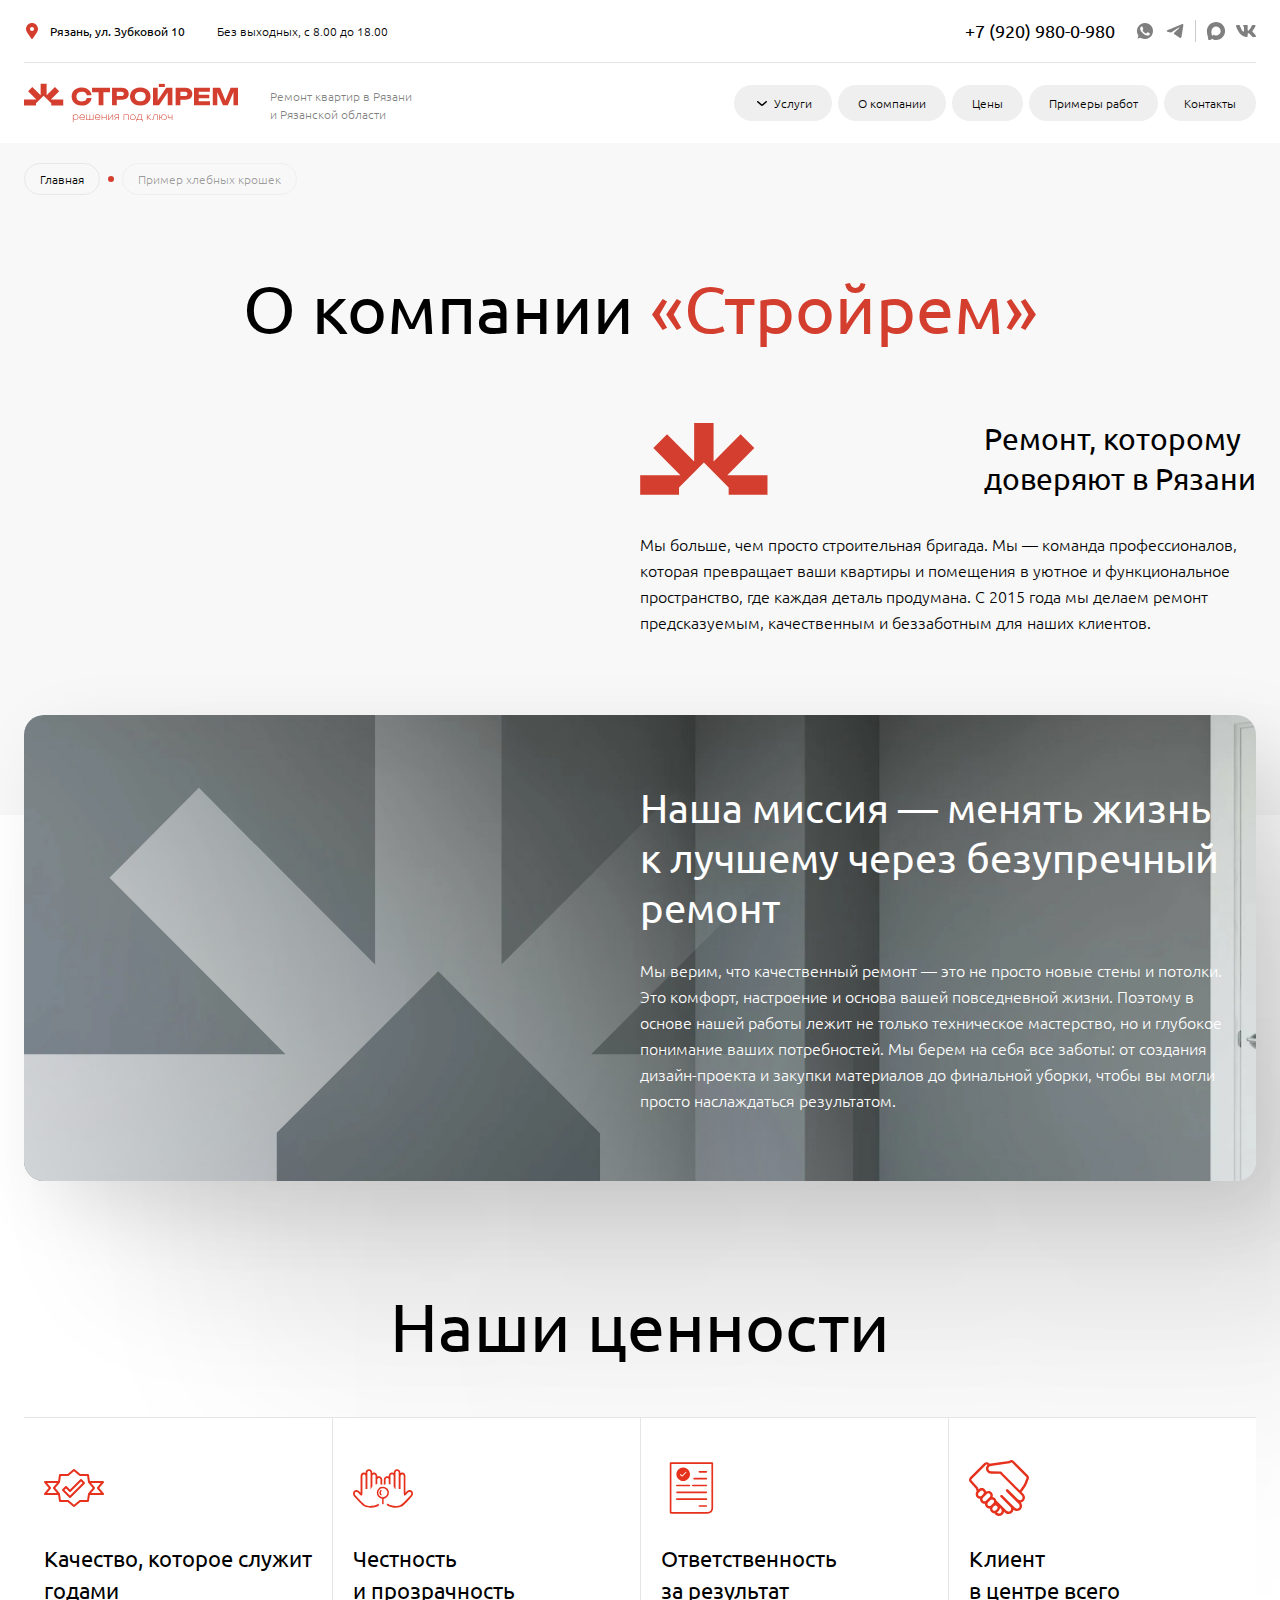
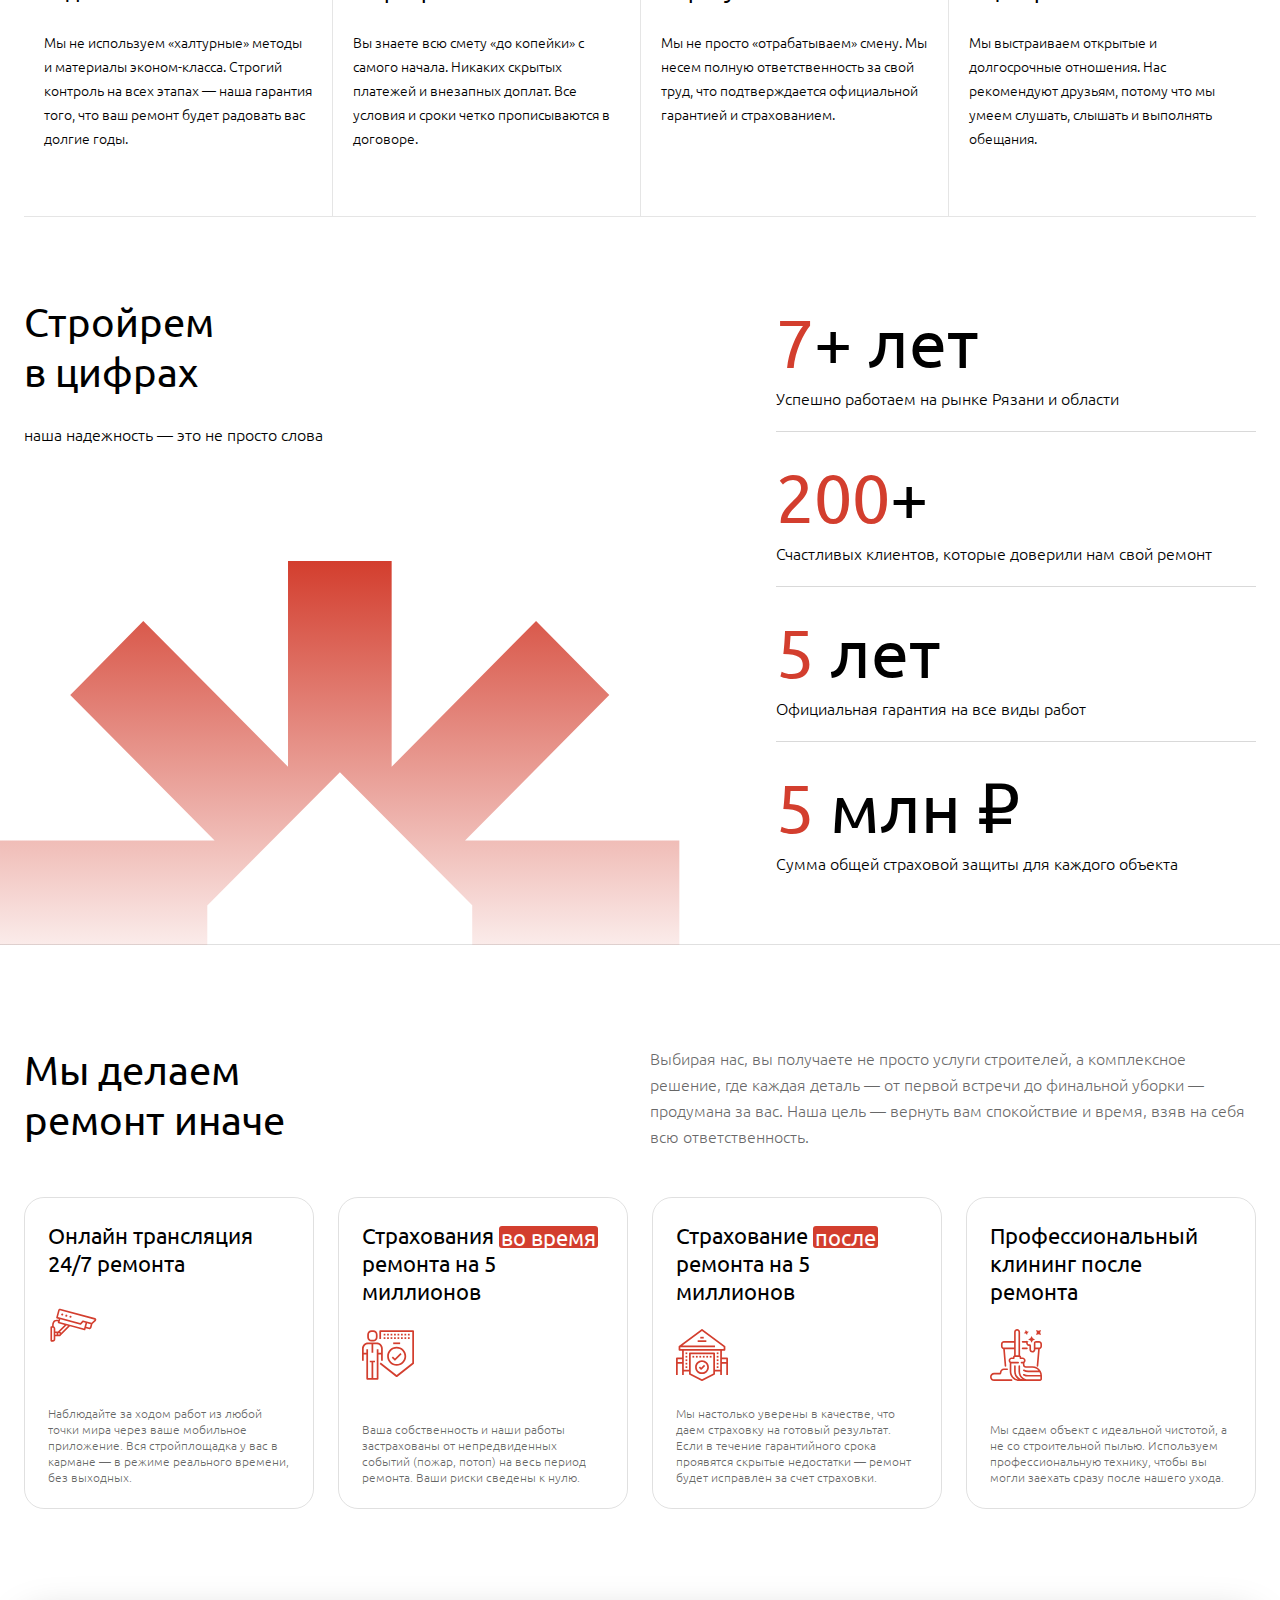
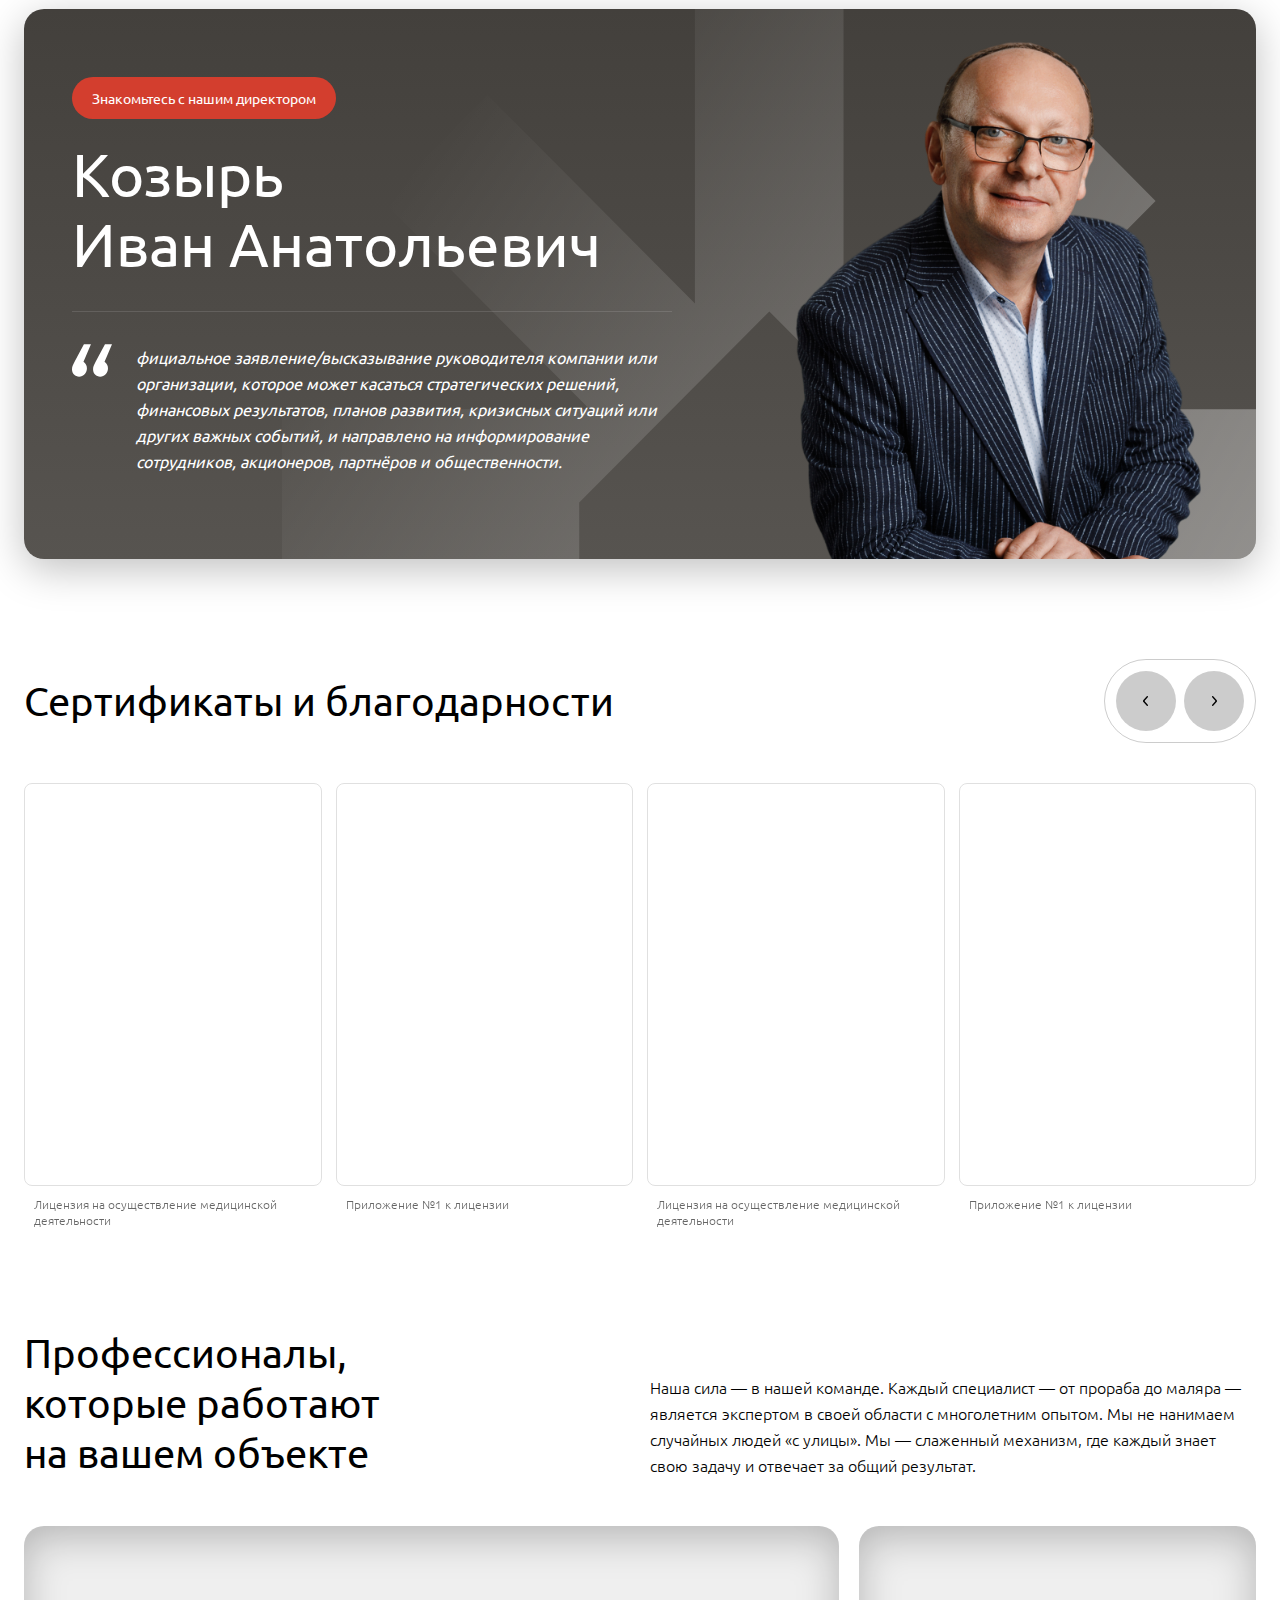
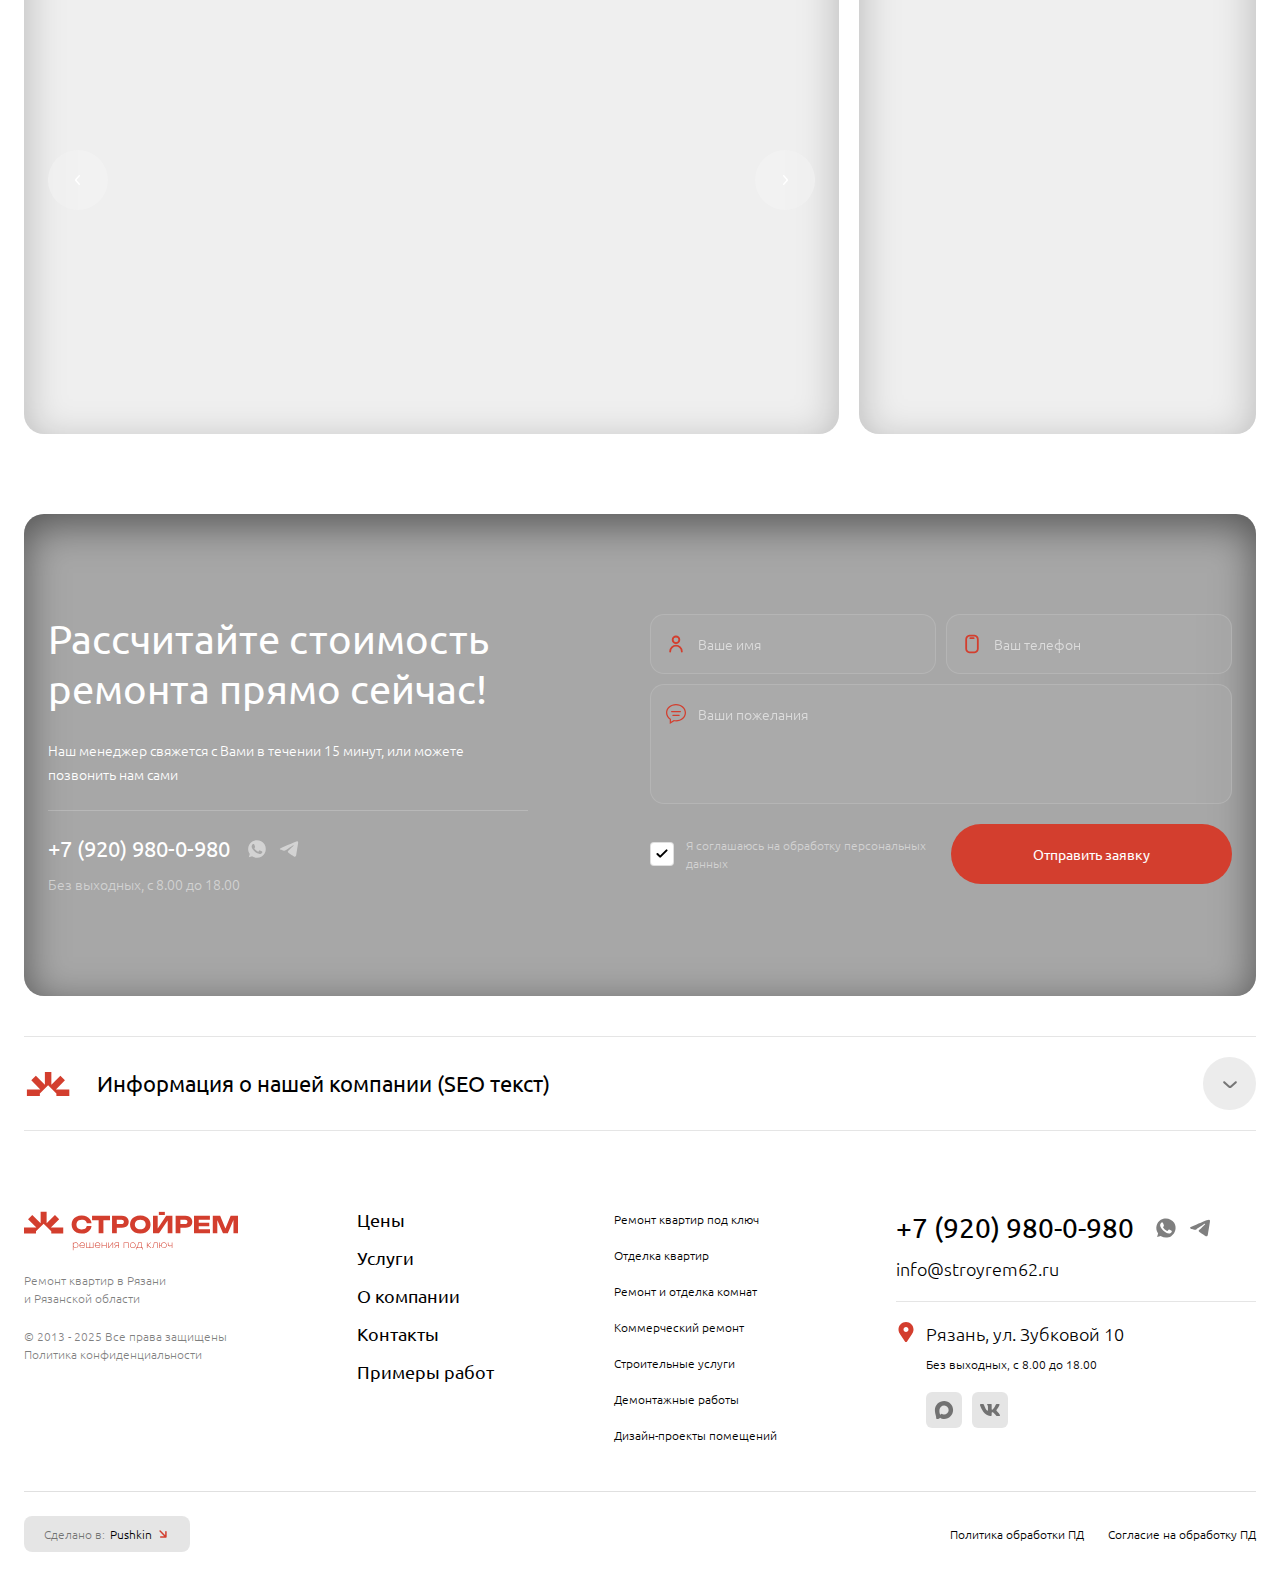
<file: about.html>
<!DOCTYPE html>
<html lang="ru">
	<head>
		<meta http-equiv="Content-Type" content="text/html; charset=utf-8">

		<!-- Adapting the page for mobile devices -->
		<meta name="viewport" content="width=device-width, initial-scale=1, maximum-scale=1">

		<!-- Prohibition of phone number recognition -->
		<meta name="format-detection" content="telephone=no">
		<meta name="SKYPE_TOOLBAR" content ="SKYPE_TOOLBAR_PARSER_COMPATIBLE">

		<!-- Page title -->
		<title>Заголовок страницы</title>

		<!-- Meta description -->
		<meta name="description" content="">

		<!-- Meta Keywords -->
		<meta name="keywords" content="">

		<!-- Changing the color of the mobile browser panel -->
		<meta name="msapplication-TileColor" content="#000000">
		<meta name="theme-color" content="#000000">

		<!-- Connecting style files -->
		<link rel="stylesheet" href="css/swiper-bundle.min.css">
		<link rel="stylesheet" href="css/swiper.css">
		<link rel="stylesheet" href="css/fancybox.css">
		<link rel="stylesheet" href="css/ion.rangeSlider.css">
		<link rel="stylesheet" href="css/styles.css">

		<link rel="stylesheet" href="css/response_1599.css" media="print, (max-width: 1599px)">
		<link rel="stylesheet" href="css/response_1439.css" media="print, (max-width: 1439px)">
		<link rel="stylesheet" href="css/response_1279.css" media="print, (max-width: 1279px)">
		<link rel="stylesheet" href="css/response_1023.css" media="print, (max-width: 1023px)">
		<link rel="stylesheet" href="css/response_767.css" media="print, (max-width: 767px)">
	</head>

	<body>
		<div class="wrap">
			<div class="main">
				<header>
					<div class="cont">
						<div class="row">
							<div class="location">
								<svg class="icon"><use xlink:href="images/sprite.svg#ic_location"></use></svg>
								<span>Рязань, ул. Зубковой 10</span>
							</div>

							<div class="work_time">Без выходных, с 8.00 до 18.00</div>

							<div class="contacts">
								<div class="phone">
									<a href="tel:+7 (920) 980-0-980">+7 (920) 980-0-980</a>
								</div>

								<div class="messengers">
									<a href="/" target="_blank" rel="noopener nofollow">
										<svg class="icon"><use xlink:href="images/sprite.svg#ic_whatsapp"></use></svg>
									</a>

									<a href="/" target="_blank" rel="noopener nofollow">
										<svg class="icon"><use xlink:href="images/sprite.svg#ic_tg"></use></svg>
									</a>

									<div class="sep"></div>

									<a href="/" target="_blank" rel="noopener nofollow">
										<svg class="icon"><use xlink:href="images/sprite.svg#ic_max"></use></svg>
									</a>

									<a href="/" target="_blank" rel="noopener nofollow">
										<svg class="icon"><use xlink:href="images/sprite.svg#ic_vk"></use></svg>
									</a>
								</div>
							</div>
						</div>

						<div class="row">
							<a href="/" class="logo">
								<img src="images/logo.svg" alt="">
							</a>

							<div class="slogan">Ремонт квартир в Рязани<br> и Рязанской области</div>

							<nav class="menu">
								<div class="menu_item">
									<a href="/" class="sub_link">
										<svg class="arr"><use xlink:href="images/sprite.svg#ic_arr_ver"></use></svg>
										<span>Услуги</span>
									</a>

									<div class="sub_menu">
										<div class="cont">
											<div class="services_grid">
												<div class="grid_row">
													<div><a href="/" class="service">
														<span class="icon">
															<svg><use xlink:href="images/services_sprite.svg#ic_service1"></use></svg>
														</span>

														<span>Ремонт квартир под ключ</span>
													</a></div>

													<div><a href="/" class="service sub_link" data-info="2">
														<span class="icon">
															<svg><use xlink:href="images/services_sprite.svg#ic_service2"></use></svg>
														</span>

														<span>Отделка<br> квартир</span>
													</a></div>

													<div><a href="/" class="service">
														<span class="icon">
															<svg><use xlink:href="images/services_sprite.svg#ic_service3"></use></svg>
														</span>

														<span>Ремонт и отделка комнат</span>
													</a></div>

													<div><a href="/" class="service">
														<span class="icon">
															<svg><use xlink:href="images/services_sprite.svg#ic_service4"></use></svg>
														</span>

														<span>Коммерческий ремонт</span>
													</a></div>

													<div><a href="/" class="service">
														<span class="icon">
															<svg><use xlink:href="images/services_sprite.svg#ic_service5"></use></svg>
														</span>

														<span>Строительные услуги</span>
													</a></div>

													<div><a href="/" class="service">
														<span class="icon">
															<svg><use xlink:href="images/services_sprite.svg#ic_service6"></use></svg>
														</span>

														<span>Демонтажные работы</span>
													</a></div>

													<div><a href="/" class="service">
														<span class="icon">
															<svg><use xlink:href="images/services_sprite.svg#ic_service7"></use></svg>
														</span>

														<span>Дизайн-проекты помещений</span>
													</a></div>
												</div>
											</div>

											<div class="menu_service_info menu_service_info2">
												<div class="grid_row">
													<div class="col_left scroll">
														<div class="list">
															<div class="item">
																<div class="main">
																	<a href="/">Демонтажные работы</a>
																</div>

																<div class="sub">
																	<div><a href="/">Демонтаж стен</a></div>

																	<div><a href="/">Демонтаж полов</a></div>

																	<div><a href="/">Демонтаж перегородок</a></div>

																	<div><a href="/">Демонтаж потолка</a></div>

																	<div><a href="/">Демонтаж плитки</a></div>

																	<div><a href="/">Демонтаж здания</a></div>

																	<div><a href="/">Демонтаж дверей и окон</a></div>

																	<div><a href="/">Демонтаж кровли</a></div>
																</div>
															</div>

															<div class="item">
																<div class="main">
																	<a href="/">Поклейка обоев</a>
																</div>
															</div>

															<div class="item">
																<div class="main">
																	<a href="/">Сварочные работы</a>
																</div>
															</div>

															<div class="item">
																<div class="main">
																	<a href="/">Малярные работы</a>
																</div>

																<div class="sub">
																	<div><a href="/">Покраска фасадов</a></div>

																	<div><a href="/">Покраска стен</a></div>

																	<div><a href="/">Покраска обоев</a></div>

																	<div><a href="/">Покраска потолка</a></div>

																	<div><a href="/">Безвоздушная покраска</a></div>

																	<div><a href="/">Покраска окон</a></div>

																	<div><a href="/">Покраса крыш</a></div>

																	<div><a href="/">Покраска деревянного дома</a></div>
																</div>
															</div>

															<div class="item">
																<div class="main">
																	<a href="/">Плиточные работы</a>
																</div>

																<div class="sub">
																	<div><a href="/">Укладка керамгранита</a></div>

																	<div><a href="/">Укладка кропноформатной плитки</a></div>

																	<div><a href="/">Затирка швов</a></div>

																	<div><a href="/">Поделки из керамогранита</a></div>

																	<div><a href="/">Фартук из плитки</a></div>

																	<div><a href="/">Душевой поддон из плитки</a></div>
																</div>
															</div>

															<div class="item">
																<div class="main">
																	<a href="/">Демонтажные работы</a>
																</div>

																<div class="sub">
																	<div><a href="/">Демонтаж стен</a></div>

																	<div><a href="/">Демонтаж полов</a></div>

																	<div><a href="/">Демонтаж перегородок</a></div>

																	<div><a href="/">Демонтаж потолка</a></div>

																	<div><a href="/">Демонтаж плитки</a></div>

																	<div><a href="/">Демонтаж здания</a></div>

																	<div><a href="/">Демонтаж дверей и окон</a></div>

																	<div><a href="/">Демонтаж кровли</a></div>
																</div>
															</div>

															<div class="item">
																<div class="main">
																	<a href="/">Поклейка обоев</a>
																</div>
															</div>

															<div class="item">
																<div class="main">
																	<a href="/">Сварочные работы</a>
																</div>
															</div>

															<div class="item">
																<div class="main">
																	<a href="/">Малярные работы</a>
																</div>

																<div class="sub">
																	<div><a href="/">Покраска фасадов</a></div>

																	<div><a href="/">Покраска стен</a></div>

																	<div><a href="/">Покраска обоев</a></div>

																	<div><a href="/">Покраска потолка</a></div>

																	<div><a href="/">Безвоздушная покраска</a></div>

																	<div><a href="/">Покраска окон</a></div>

																	<div><a href="/">Покраса крыш</a></div>

																	<div><a href="/">Покраска деревянного дома</a></div>
																</div>
															</div>

															<div class="item">
																<div class="main">
																	<a href="/">Плиточные работы</a>
																</div>

																<div class="sub">
																	<div><a href="/">Укладка керамгранита</a></div>

																	<div><a href="/">Укладка кропноформатной плитки</a></div>

																	<div><a href="/">Затирка швов</a></div>

																	<div><a href="/">Поделки из керамогранита</a></div>

																	<div><a href="/">Фартук из плитки</a></div>

																	<div><a href="/">Душевой поддон из плитки</a></div>
																</div>
															</div>
														</div>
													</div>

													<div class="col_right">
														<div class="popular">
															<div class="title">
																<svg class="icon"><use xlink:href="images/sprite.svg#ic_popular"></use></svg>
																<span>Популярное</span>
															</div>

															<div class="grid_row">
																<a href="/" class="link">
																	<div class="name">Демонтаж перегородок</div>

																	<div class="arr">
																		<svg class="icon"><use xlink:href="images/sprite.svg#ic_arr_hor"></use></svg>
																	</div>
																</a>

																<a href="/" class="link">
																	<div class="name">Покраска обоев</div>

																	<div class="arr">
																		<svg class="icon"><use xlink:href="images/sprite.svg#ic_arr_hor"></use></svg>
																	</div>
																</a>

																<a href="/" class="link">
																	<div class="name">Укладка керамгранита</div>

																	<div class="arr">
																		<svg class="icon"><use xlink:href="images/sprite.svg#ic_arr_hor"></use></svg>
																	</div>
																</a>

																<a href="/" class="link">
																	<div class="name">Демонтаж кровли</div>

																	<div class="arr">
																		<svg class="icon"><use xlink:href="images/sprite.svg#ic_arr_hor"></use></svg>
																	</div>
																</a>

																<a href="/" class="link">
																	<div class="name">Демонтаж здания</div>

																	<div class="arr">
																		<svg class="icon"><use xlink:href="images/sprite.svg#ic_arr_hor"></use></svg>
																	</div>
																</a>

																<a href="/" class="link">
																	<div class="name">Фартук из плитки</div>

																	<div class="arr">
																		<svg class="icon"><use xlink:href="images/sprite.svg#ic_arr_hor"></use></svg>
																	</div>
																</a>
															</div>

															<!-- <div class="grid_row">
																<a href="/" class="link with_thumb">
																	<div class="name">Демонтаж перегородок</div>

																	<div class="arr">
																		<svg class="icon"><use xlink:href="images/sprite.svg#ic_arr_hor"></use></svg>
																	</div>

																	<picture class="thumb">
																		<img src="images/tmp/popular_thumb.jpg" alt="" loading="lazy" class="cover">
																	</picture>
																</a>

																<a href="/" class="link with_thumb">
																	<div class="name">Покраска обоев</div>

																	<div class="arr">
																		<svg class="icon"><use xlink:href="images/sprite.svg#ic_arr_hor"></use></svg>
																	</div>

																	<picture class="thumb">
																		<img src="images/tmp/popular_thumb.jpg" alt="" loading="lazy" class="cover">
																	</picture>
																</a>

																<a href="/" class="link with_thumb">
																	<div class="name">Укладка керамгранита</div>

																	<div class="arr">
																		<svg class="icon"><use xlink:href="images/sprite.svg#ic_arr_hor"></use></svg>
																	</div>

																	<picture class="thumb">
																		<img src="images/tmp/popular_thumb.jpg" alt="" loading="lazy" class="cover">
																	</picture>
																</a>

																<a href="/" class="link with_thumb">
																	<div class="name">Демонтаж кровли</div>

																	<div class="arr">
																		<svg class="icon"><use xlink:href="images/sprite.svg#ic_arr_hor"></use></svg>
																	</div>

																	<picture class="thumb">
																		<img src="images/tmp/popular_thumb.jpg" alt="" loading="lazy" class="cover">
																	</picture>
																</a>

																<a href="/" class="link with_thumb">
																	<div class="name">Демонтаж здания</div>

																	<div class="arr">
																		<svg class="icon"><use xlink:href="images/sprite.svg#ic_arr_hor"></use></svg>
																	</div>

																	<picture class="thumb">
																		<img src="images/tmp/popular_thumb.jpg" alt="" loading="lazy" class="cover">
																	</picture>
																</a>

																<a href="/" class="link with_thumb">
																	<div class="name">Фартук из плитки</div>

																	<div class="arr">
																		<svg class="icon"><use xlink:href="images/sprite.svg#ic_arr_hor"></use></svg>
																	</div>

																	<picture class="thumb">
																		<img src="images/tmp/popular_thumb.jpg" alt="" loading="lazy" class="cover">
																	</picture>
																</a>
															</div> -->
														</div>
													</div>
												</div>
											</div>
										</div>
									</div>
								</div>

								<div class="menu_item">
									<a href="/">
										<span>О компании</span>
									</a>
								</div>

								<div class="menu_item">
									<a href="/">
										<span>Цены</span>
									</a>
								</div>

								<div class="menu_item">
									<a href="/">
										<span>Примеры работ</span>
									</a>
								</div>

								<div class="menu_item">
									<a href="/">
										<span>Контакты</span>
									</a>
								</div>
							</nav>
						</div>
					</div>
				</header>


				<section class="mob_header">
					<div class="cont row">
						<div class="logo">
							<img src="images/logo.svg" alt="">
						</div>

						<button class="mob_menu_btn">
							<svg class="icon"><use xlink:href="images/sprite.svg#ic_menu"></use></svg>
							<svg class="icon"><use xlink:href="images/sprite.svg#ic_close"></use></svg>
						</button>
					</div>
				</section>


				<section class="mob_menu">
					<div class="scroll">
						<div class="cont">
							<div class="menu">
								<div><a href="/" class="sub_link" data-sub="1">
									<span>Услуги</span>
									<svg class="icon"><use xlink:href="images/sprite.svg#ic_arr_hor"></use></svg>
								</a></div>

								<div><a href="/">
									<span>О компании</span>
								</a></div>

								<div><a href="/">
									<span>Цены</span>
								</a></div>

								<div><a href="/">
									<span>Примеры работ</span>
								</a></div>

								<div><a href="/">
									<span>Контакты</span>
								</a></div>
							</div>

							<div class="contacts">
								<div class="phone">
									<a href="+7 (920) 980-0-980">+7 (920) 980-0-980</a>
								</div>

								<div class="messengers">
									<a href="/" target="_blank" rel="noopener nofollow">
										<svg class="icon"><use xlink:href="images/sprite.svg#ic_whatsapp"></use></svg>
									</a>

									<a href="/" target="_blank" rel="noopener nofollow">
										<svg class="icon"><use xlink:href="images/sprite.svg#ic_tg"></use></svg>
									</a>
								</div>

								<div class="email">
									<a href="mailto:info@stroyrem62.ru">info@stroyrem62.ru</a>
								</div>

								<div class="socials">
									<a href="/" target="_blank" rel="noopener nofollow">
										<svg class="icon"><use xlink:href="images/sprite.svg#ic_max"></use></svg>
									</a>

									<a href="/" target="_blank" rel="noopener nofollow">
										<svg class="icon"><use xlink:href="images/sprite.svg#ic_vk"></use></svg>
									</a>
								</div>

								<div class="location">
									<svg class="icon"><use xlink:href="images/sprite.svg#ic_location"></use></svg>
									<span>Рязань, ул. Зубковой 10</span>
								</div>

								<div class="work_time">Без выходных, с 8.00 до 18.00</div>
							</div>
						</div>
					</div>

					<div class="sub sub1">
						<div class="scroll">
							<div class="cont">
								<button class="back_btn">
									<svg class="icon"><use xlink:href="images/sprite.svg#ic_arr_hor"></use></svg>
									<span>Услуги</span>
								</button>

								<div class="items">
									<div><a href="/" class="service sub_link" data-sub="1">
										<svg class="icon"><use xlink:href="images/services_sprite.svg#ic_service1"></use></svg>

										<span>Ремонт квартир под ключ</span>
									</a></div>

									<div><a href="/" class="service">
										<svg class="icon"><use xlink:href="images/services_sprite.svg#ic_service2"></use></svg>

										<span>Отделка квартир</span>
									</a></div>

									<div><a href="/" class="service">
										<svg class="icon"><use xlink:href="images/services_sprite.svg#ic_service3"></use></svg>

										<span>Ремонт и отделка комнат</span>
									</a></div>

									<div><a href="/" class="service">
										<svg class="icon"><use xlink:href="images/services_sprite.svg#ic_service4"></use></svg>

										<span>Коммерческий ремонт</span>
									</a></div>

									<div><a href="/" class="service">
										<svg class="icon"><use xlink:href="images/services_sprite.svg#ic_service5"></use></svg>

										<span>Строительные услуги</span>
									</a></div>

									<div><a href="/" class="service">
										<svg class="icon"><use xlink:href="images/services_sprite.svg#ic_service6"></use></svg>

										<span>Демонтажные работы</span>
									</a></div>

									<div><a href="/" class="service">
										<svg class="icon"><use xlink:href="images/services_sprite.svg#ic_service7"></use></svg>

										<span>Дизайн-проекты помещений</span>
									</a></div>
								</div>
							</div>
						</div>
					</div>

					<div class="sub_service sub_service1">
						<div class="scroll">
							<div class="cont">
								<button class="back_btn">
									<svg class="icon"><use xlink:href="images/sprite.svg#ic_arr_hor"></use></svg>
									<span>Ремонт квартир под ключ</span>
								</button>

								<div class="items">
									<div class="item">
										<div class="main">
											<a href="/">Демонтажные работы</a>
										</div>

										<div class="links">
											<div><a href="/">
												<svg class="icon"><use xlink:href="images/sprite.svg#ic_popular"></use></svg>
												<span>Демонтаж стен</span>
											</a></div>

											<div><a href="/">Демонтаж полов</a></div>

											<div><a href="/">Демонтаж перегородок</a></div>

											<div><a href="/">Демонтаж потолка</a></div>

											<div><a href="/">Демонтаж плитки</a></div>

											<div><a href="/">Демонтаж здания</a></div>

											<div><a href="/">Демонтаж дверей и окон</a></div>

											<div><a href="/">Демонтаж кровли</a></div>
										</div>
									</div>

									<div class="item">
										<div class="main">
											<a href="/">Поклейка обоев</a>
										</div>
									</div>

									<div class="item">
										<div class="main">
											<a href="/">Сварочные работы</a>
										</div>
									</div>

									<div class="item">
										<div class="main">
											<a href="/">Малярные работы</a>
										</div>

										<div class="links">
											<div><a href="/">Покраска фасадов</a></div>

											<div><a href="/">Покраска стен</a></div>

											<div><a href="/">Покраска обоев</a></div>

											<div><a href="/">Покраска потолка</a></div>

											<div><a href="/">Безвоздушная покраска</a></div>

											<div><a href="/">Покраска окон</a></div>

											<div><a href="/">Покраса крыш</a></div>

											<div><a href="/">Покраска деревянного дома</a></div>
										</div>
									</div>

									<div class="item">
										<div class="main">
											<a href="/">Плиточные работы</a>
										</div>

										<div class="links">
											<div><a href="/">Укладка керамгранита</a></div>

											<div><a href="/">Укладка кропноформатной плитки</a></div>

											<div><a href="/">Затирка швов</a></div>

											<div><a href="/">Поделки из керамогранита</a></div>

											<div><a href="/">Фартук из плитки</a></div>

											<div><a href="/">Душевой поддон из плитки</a></div>
										</div>
									</div>
								</div>
							</div>
						</div>
					</div>
				</section>


				<section class="about_head block">
					<div class="bg">
						<div class="cont">
							<div class="breadcrumbs">
								<a href="/">Главная</a>

								<span class="sep"></span>

								<span class="current">Пример хлебных крошек</span>
							</div>

							<h1 class="block_title">О компании <span>«Стройрем»</span></h1>

							<div class="info">
								<div class="title">
									<svg class="icon"><use xlink:href="images/sprite.svg#ic_logo"></use></svg>
									<span>Ремонт, которому<br> доверяют в Рязани</span>
								</div>

								<div class="desc">
									<p>Мы больше, чем просто строительная бригада. Мы — команда профессионалов, которая превращает ваши квартиры и помещения в уютное и функциональное пространство, где каждая деталь продумана. С 2015 года мы делаем ремонт предсказуемым, качественным и беззаботным для наших клиентов.</p>
								</div>
							</div>
						</div>
					</div>

					<div class="cont big_w">
						<div class="mission">
							<div class="cont">
								<div>
									<div class="title">Наша миссия — менять жизнь к лучшему через безупречный ремонт</div>

									<div class="desc">
										<p>Мы верим, что качественный ремонт — это не просто новые стены и потолки. Это комфорт, настроение и основа вашей повседневной жизни. Поэтому в основе нашей работы лежит не только техническое мастерство, но и глубокое понимание ваших потребностей. Мы берем на себя все заботы: от создания дизайн-проекта и закупки материалов до финальной уборки, чтобы вы могли просто наслаждаться результатом.</p>
									</div>
								</div>
							</div>

							<picture class="logo">
								<img src="images/mission_logo.svg" alt="" loading="lazy">
							</picture>

							<picture class="image">
								<img src="images/bg_mission.jpg" alt="" loading="lazy" class="cover">
							</picture>
						</div>
					</div>
				</section>


				<section class="our_values block small_m">
					<div class="cont big_w">
						<div class="block_head">
							<div class="title big">Наши ценности</div>
						</div>

						<div class="grid_row">
							<div class="item">
								<picture class="icon">
									<img src="images/ic_our_value1.svg" alt="" loading="lazy">
								</picture>

								<div class="name">Качество, которое служит годами</div>

								<div class="desc">Мы не используем «халтурные» методы и материалы эконом-класса. Строгий контроль на всех этапах — наша гарантия того, что ваш ремонт будет радовать вас долгие годы.</div>
							</div>

							<div class="item">
								<picture class="icon">
									<img src="images/ic_our_value2.svg" alt="" loading="lazy">
								</picture>

								<div class="name">Честность<br> и прозрачность</div>

								<div class="desc">Вы знаете всю смету «до копейки» с самого начала. Никаких скрытых платежей и внезапных доплат. Все условия и сроки четко прописываются в договоре.</div>
							</div>

							<div class="item">
								<picture class="icon">
									<img src="images/ic_our_value3.svg" alt="" loading="lazy">
								</picture>

								<div class="name">Ответственность<br> за результат</div>

								<div class="desc">Мы не просто «отрабатываем» смену. Мы несем полную ответственность за свой труд, что подтверждается официальной гарантией и страхованием.</div>
							</div>

							<div class="item">
								<picture class="icon">
									<img src="images/ic_our_value4.svg" alt="" loading="lazy">
								</picture>

								<div class="name">Клиент<br> в центре всего</div>

								<div class="desc">Мы выстраиваем открытые и долгосрочные отношения. Нас рекомендуют друзьям, потому что мы умеем слушать, слышать и выполнять обещания.</div>
							</div>
						</div>
					</div>
				</section>


				<div class="about_stats block">
					<div class="cont">
						<div class="block_head">
							<div class="title">Стройрем<br> в цифрах</div>

							<div class="desc">наша надежность — это не просто слова</div>
						</div>

						<div class="data">
							<div class="item">
								<div class="val"><span>7</span>+ лет</div>

								<div class="desc">Успешно работаем на рынке Рязани и области</div>
							</div>

							<div class="item">
								<div class="val"><span>200</span>+</div>

								<div class="desc">Счастливых клиентов, которые доверили нам свой ремонт</div>
							</div>

							<div class="item">
								<div class="val"><span>5</span> лет</div>

								<div class="desc">Официальная гарантия на все виды работ</div>
							</div>

							<div class="item">
								<div class="val"><span>5</span> млн ₽</div>

								<div class="desc">Сумма общей страховой защиты для каждого объекта</div>
							</div>
						</div>
					</div>

					<div class="line"></div>

					<picture class="logo">
						<img src="images/about_stats_logo.svg" alt="" loading="lazy">
					</picture>
				</div>


				<section class="advantages block">
					<div class="cont">
						<div class="block_head">
							<div class="title">Мы делаем<br> ремонт иначе</div>

							<div class="desc">Выбирая нас, вы получаете не просто услуги строителей, а комплексное решение, где каждая деталь — от первой встречи до финальной уборки — продумана за вас. Наша цель — вернуть вам спокойствие и время, взяв на себя всю ответственность.</div>
						</div>
					</div>

					<div class="cont big_w">
						<div class="grid_row">
							<div class="item">
								<div class="name">Онлайн трансляция<br> 24/7 ремонта</div>

								<picture class="icon">
									<img src="images/ic_advantage1.svg" alt="" loading="lazy">
								</picture>

								<div class="desc">Наблюдайте за ходом работ из любой точки мира через ваше мобильное приложение. Вся стройплощадка у вас в кармане — в режиме реального времени, без выходных.</div>
							</div>

							<div class="item">
								<div class="name">Страхования <span>во время</span> ремонта на 5 миллионов</div>

								<picture class="icon">
									<img src="images/ic_advantage2.svg" alt="" loading="lazy">
								</picture>

								<div class="desc">Ваша собственность и наши работы застрахованы от непредвиденных событий (пожар, потоп) на весь период ремонта. Ваши риски сведены к нулю.</div>
							</div>

							<div class="item">
								<div class="name">Страхование <span>после</span> ремонта на 5 миллионов</div>

								<picture class="icon">
									<img src="images/ic_advantage3.svg" alt="" loading="lazy">
								</picture>

								<div class="desc">Мы настолько уверены в качестве, что даем страховку на готовый результат. Если в течение гарантийного срока проявятся скрытые недостатки — ремонт будет исправлен за счет страховки.</div>
							</div>

							<div class="item">
								<div class="name">Профессиональный клининг после ремонта</div>

								<picture class="icon">
									<img src="images/ic_advantage4.svg" alt="" loading="lazy">
								</picture>

								<div class="desc">Мы сдаем объект с идеальной чистотой, а не со строительной пылью. Используем профессиональную технику, чтобы вы могли заехать сразу после нашего ухода.</div>
							</div>
						</div>
					</div>
				</section>


				<section class="big_boss block">
					<div class="cont big_w">
						<div class="data">
							<div class="cont">
								<div class="label">Знакомьтесь с нашим директором</div>

								<div class="name">Козырь<br> Иван Анатольевич</div>

								<div class="quote">
									<svg class="icon"><use xlink:href="images/sprite.svg#ic_quote"></use></svg>

									<span>фициальное заявление/высказывание руководителя компании или организации, которое может касаться стратегических решений, финансовых результатов, планов развития, кризисных ситуаций или других важных событий, и направлено на информирование сотрудников, акционеров, партнёров и общественности.</span>
								</div>
							</div>

							<picture class="logo">
								<img src="images/big_boss_logo.svg" alt="" loading="lazy">
							</picture>

							<picture class="photo">
								<img src="images/big_boss_photo.png" alt="" loading="lazy">
							</picture>
						</div>
					</div>
				</section>


				<section class="certs block">
					<div class="cont">
						<div class="swiper">
							<div class="head">
								<div class="block_head">
									<div class="title">Сертификаты и благодарности</div>
								</div>

								<div class="swiper-controls">
									<button class="swiper-button-prev">
										<svg class="icon"><use xlink:href="images/sprite.svg#ic_arr_hor"></use></svg>
									</button>

									<button class="swiper-button-next">
										<svg class="icon"><use xlink:href="images/sprite.svg#ic_arr_hor"></use></svg>
									</button>
								</div>
							</div>

							<div class="swiper-wrapper">
								<div class="swiper-slide">
									<a href="images/tmp/cert_thumb1.jpg" class="cert fancy_img" data-fancybox="certs">
										<picture class="thumb">
											<img src="images/tmp/cert_thumb1.jpg" alt="" loading="lazy">
										</picture>

										<span class="name">Лицензия на осуществление медицинской деятельности</span>
									</a>
								</div>

								<div class="swiper-slide">
									<a href="images/tmp/cert_thumb2.jpg" class="cert fancy_img" data-fancybox="certs">
										<picture class="thumb">
											<img src="images/tmp/cert_thumb2.jpg" alt="" loading="lazy">
										</picture>

										<span class="name">Приложение №1 к лицензии</span>
									</a>
								</div>

								<div class="swiper-slide">
									<a href="images/tmp/cert_thumb3.jpg" class="cert fancy_img" data-fancybox="certs">
										<picture class="thumb">
											<img src="images/tmp/cert_thumb3.jpg" alt="" loading="lazy">
										</picture>

										<span class="name">Лицензия на осуществление медицинской деятельности</span>
									</a>
								</div>

								<div class="swiper-slide">
									<a href="images/tmp/cert_thumb4.jpg" class="cert fancy_img" data-fancybox="certs">
										<picture class="thumb">
											<img src="images/tmp/cert_thumb4.jpg" alt="" loading="lazy">
										</picture>

										<span class="name">Приложение №1 к лицензии</span>
									</a>
								</div>

								<div class="swiper-slide">
									<a href="images/tmp/cert_thumb1.jpg" class="cert fancy_img" data-fancybox="certs">
										<picture class="thumb">
											<img src="images/tmp/cert_thumb1.jpg" alt="" loading="lazy">
										</picture>

										<span class="name">Лицензия на осуществление медицинской деятельности</span>
									</a>
								</div>

								<div class="swiper-slide">
									<a href="images/tmp/cert_thumb2.jpg" class="cert fancy_img" data-fancybox="certs">
										<picture class="thumb">
											<img src="images/tmp/cert_thumb2.jpg" alt="" loading="lazy">
										</picture>

										<span class="name">Приложение №1 к лицензии</span>
									</a>
								</div>

								<div class="swiper-slide">
									<a href="images/tmp/cert_thumb3.jpg" class="cert fancy_img" data-fancybox="certs">
										<picture class="thumb">
											<img src="images/tmp/cert_thumb3.jpg" alt="" loading="lazy">
										</picture>

										<span class="name">Лицензия на осуществление медицинской деятельности</span>
									</a>
								</div>

								<div class="swiper-slide">
									<a href="images/tmp/cert_thumb4.jpg" class="cert fancy_img" data-fancybox="certs">
										<picture class="thumb">
											<img src="images/tmp/cert_thumb4.jpg" alt="" loading="lazy">
										</picture>

										<span class="name">Приложение №1 к лицензии</span>
									</a>
								</div>
							</div>
						</div>
					</div>
				</section>


				<section class="team block small_m">
					<div class="cont">
						<div class="block_head">
							<div class="title">Профессионалы, которые работают на вашем объекте</div>

							<div class="desc">Наша сила — в нашей команде. Каждый специалист — от прораба до маляра — является экспертом в своей области с многолетним опытом. Мы не нанимаем случайных людей «с улицы». Мы — слаженный механизм, где каждый знает свою задачу и отвечает за общий результат.</div>
						</div>
					</div>

					<div class="cont big_w">
						<div class="grid_row">
							<div class="slider">
								<div class="swiper">
									<div class="swiper-wrapper">
										<div class="swiper-slide">
											<a href="images/tmp/team_slider_image.jpg" class="link fancy_img" data-fancybox="team">
												<picture class="image">
													<img src="images/tmp/team_slider_image.jpg" alt="" loading="lazy" class="cover">
												</picture>
											</a>
										</div>

										<div class="swiper-slide">
											<a href="images/tmp/team_slider_image.jpg" class="link fancy_img" data-fancybox="team">
												<picture class="image">
													<img src="images/tmp/team_slider_image.jpg" alt="" loading="lazy" class="cover">
												</picture>
											</a>
										</div>

										<div class="swiper-slide">
											<a href="images/tmp/team_slider_image.jpg" class="link fancy_img" data-fancybox="team">
												<picture class="image">
													<img src="images/tmp/team_slider_image.jpg" alt="" loading="lazy" class="cover">
												</picture>
											</a>
										</div>
									</div>

									<button class="swiper-button-prev">
										<svg class="icon"><use xlink:href="images/sprite.svg#ic_arr_hor"></use></svg>
									</button>

									<button class="swiper-button-next">
										<svg class="icon"><use xlink:href="images/sprite.svg#ic_arr_hor"></use></svg>
									</button>
								</div>
							</div>

							<picture class="image">
								<img src="images/tmp/team_image.jpg" alt="" loading="lazy" class="cover">
							</picture>
						</div>
					</div>
				</section>


				<section class="action_form">
					<div class="cont big_w">
						<div class="data">
							<div class="cont">
								<div class="info">
									<div class="block_head">
										<div class="title">Рассчитайте стоимость ремонта прямо сейчас!</div>

										<div class="desc">Наш менеджер свяжется с Вами в течении 15 минут, или можете позвонить нам сами</div>
									</div>

									<div class="contacts">
										<div class="phone">
											<a href="+7 (920) 980-0-980">+7 (920) 980-0-980</a>
										</div>

										<div class="messengers">
											<a href="/" target="_blank" rel="noopener nofollow">
												<svg class="icon"><use xlink:href="images/sprite.svg#ic_whatsapp"></use></svg>
											</a>

											<a href="/" target="_blank" rel="noopener nofollow">
												<svg class="icon"><use xlink:href="images/sprite.svg#ic_tg"></use></svg>
											</a>
										</div>

										<div class="work_time">Без выходных, с 8.00 до 18.00</div>
									</div>
								</div>

								<form action="" class="form">
									<div class="columns">
										<div class="line">
											<div class="field">
												<svg class="icon"><use xlink:href="images/sprite.svg#ic_user"></use></svg>

												<input type="text" name="" value="" class="input" placeholder="Ваше имя">
											</div>
										</div>

										<div class="line">
											<div class="field">
												<svg class="icon"><use xlink:href="images/sprite.svg#ic_phone"></use></svg>

												<input type="tel" name="" value="" class="input" placeholder="Ваш телефон">
											</div>
										</div>
									</div>

									<div class="line">
										<div class="field">
											<svg class="icon"><use xlink:href="images/sprite.svg#ic_message"></use></svg>

											<textarea name="" placeholder="Ваши пожелания"></textarea>
										</div>
									</div>

									<div class="submit">
										<div class="agree">
											<label class="checkbox">
												<input type="checkbox" name="" checked>

												<div class="check">
													<svg><use xlink:href="images/sprite.svg#ic_check"></use></svg>
												</div>

												<div>Я соглашаюсь на обработку персональных данных</div>
											</label>
										</div>

										<button type="submit" class="submit_btn">Отправить заявку</button>
									</div>
								</form>
							</div>

							<picture class="bg">
								<img src="images/tmp/bg_action_form.jpg" alt="" loading="lazy" class="cover">
							</picture>
						</div>
					</div>
				</section>


				<section class="information block small_m">
					<div class="cont">
						<div class="accordion">
							<div class="accordion_item">
								<div class="head">
									<svg class="logo"><use xlink:href="images/sprite.svg#ic_logo"></use></svg>

									<div class="title">Информация о нашей компании (SEO текст)</div>

									<div class="icon_wrap">
										<svg class="icon"><use xlink:href="images/sprite.svg#ic_arr_ver"></use></svg>
									</div>
								</div>

								<div class="data">
									<div class="text_block">
										<p>Дизайнерский ремонт квартиры – это комплексное обновление интерьера с учетом современных тенденций, эргономики и индивидуального стиля заказчика. Мы разрабатываем уникальные проекты, подбираем материалы, выполняем все виды строительных и отделочных работ, создавая комфортное пространство для жизни.</p>

										<p>Каждый проект начинается с детального анализа ваших пожеланий, планировки помещения и функциональных требований. Мы учитываем освещение, цветовые сочетания, материалы и текстуры, чтобы интерьер получился стильным, удобным и долговечным.</p>

										<p>Дизайнерский ремонт под ключ позволяет полностью избежать хлопот, связанных с организацией строительных процессов. Мы берем на себя все этапы: от проектирования до финальной сдачи объекта, строго соблюдая сроки и утвержденный бюджет.</p>

										<h2>Индивидуальный стиль</h2>

										<p>Каждый проект начинается с детального анализа ваших пожеланий, планировки помещения и функциональных требований. Мы учитываем освещение, цветовые сочетания, материалы и текстуры, чтобы интерьер получился стильным, удобным и долговечным.</p>

										<p><a href="/">Дизайнерский ремонт</a> под ключ позволяет полностью избежать хлопот, связанных с организацией строительных процессов. Мы берем на себя все этапы: от проектирования до финальной сдачи объекта, строго соблюдая сроки и утвержденный бюджет.</p>

										<ul>
											<li><b>Кухни</b> — создадим уютное и функциональное пространство для готовки и семейных ужинов.</li>

											<li><b>Ванной и санузла</b> — выполним все работы с учетом высокой влажности и установим сантехнику.</li>

											<li><b>Гостиной</b> — поможем реализовать дизайн-проект для комнаты, где вы принимаете гостей и отдыхаете.</li>
										</ul>
									</div>
								</div>
							</div>
						</div>
					</div>
				</section>
			</div>


			<footer>
				<div class="cont">
					<div class="row">
						<div class="info">
							<div class="logo">
								<img src="images/logo.svg" alt="">
							</div>

							<div class="slogan">Ремонт квартир в Рязани<br> и Рязанской области</div>

							<div class="copyright">
								&copy; 2013 - 2025 Все права защищены<br>

								<a href="/">Политика конфиденциальности</a>
							</div>
						</div>

						<div class="menu">
							<div><a href="/">Цены</a></div>

							<div><a href="/">Услуги</a></div>

							<div><a href="/">О компании</a></div>

							<div><a href="/">Контакты</a></div>

							<div><a href="/">Примеры работ</a></div>
						</div>

						<div class="services">
							<div><a href="/">Ремонт квартир под ключ</a></div>

							<div><a href="/">Отделка квартир</a></div>

							<div><a href="/">Ремонт и отделка комнат</a></div>

							<div><a href="/">Коммерческий ремонт</a></div>

							<div><a href="/">Строительные услуги</a></div>

							<div><a href="/">Демонтажные работы</a></div>

							<div><a href="/">Дизайн-проекты помещений</a></div>
						</div>

						<div class="contacts">
							<div class="phone">
								<a href="+7 (920) 980-0-980">+7 (920) 980-0-980</a>
							</div>

							<div class="messengers">
								<a href="/" target="_blank" rel="noopener nofollow">
									<svg class="icon"><use xlink:href="images/sprite.svg#ic_whatsapp"></use></svg>
								</a>

								<a href="/" target="_blank" rel="noopener nofollow">
									<svg class="icon"><use xlink:href="images/sprite.svg#ic_tg"></use></svg>
								</a>
							</div>

							<div class="email">
								<a href="mailto:info@stroyrem62.ru">info@stroyrem62.ru</a>
							</div>

							<div class="location">
								<svg class="icon"><use xlink:href="images/sprite.svg#ic_location"></use></svg>
								<span>Рязань, ул. Зубковой 10</span>
							</div>

							<div class="work_time">Без выходных, с 8.00 до 18.00</div>

							<div class="socials">
								<a href="/" target="_blank" rel="noopener nofollow">
									<svg class="icon"><use xlink:href="images/sprite.svg#ic_max"></use></svg>
								</a>

								<a href="/" target="_blank" rel="noopener nofollow">
									<svg class="icon"><use xlink:href="images/sprite.svg#ic_vk"></use></svg>
								</a>
							</div>
						</div>
					</div>

					<div class="row">
						<div class="creator">
							<a href="/" target="_blank" rel="noopener">
								<span>Сделано в: <span>Pushkin</span></span>
								<svg class="icon"><use xlink:href="images/sprite.svg#ic_arrow_diagonal"></use></svg>
							</a>
						</div>

						<div class="links">
							<div><a href="/">Политика обработки ПД</a></div>

							<div><a href="/">Согласие на обработку ПД</a></div>
						</div>

						<div class="copyright mob_copyright">
							&copy; 2013 - 2025 Все права защищены<br>

							<a href="/">Политика конфиденциальности</a>
						</div>
					</div>
				</div>
			</footer>


			<div class="overlay"></div>
		</div>


		<!-- <section class="modal" id="order_modal">
			<div class="modal_title">Рассчитайте стоимость ремонта прямо сейчас!</div>

			<div class="modal_desc">Наш менеджер свяжется с Вами в течении 15 минут,<br> или можете позвонить нам сами</div>

			<form action="" class="form">
				<div class="line">
					<div class="field">
						<svg class="icon"><use xlink:href="images/sprite.svg#ic_user"></use></svg>

						<input type="text" name="" value="" class="input" placeholder="Ваше имя">
					</div>
				</div>

				<div class="line">
					<div class="field">
						<svg class="icon"><use xlink:href="images/sprite.svg#ic_phone"></use></svg>

						<input type="tel" name="" value="" class="input" placeholder="Ваш телефон">
					</div>
				</div>

				<div class="line agree">
					<label class="checkbox">
						<input type="checkbox" name="" checked>

						<div class="check">
							<svg><use xlink:href="images/sprite.svg#ic_check"></use></svg>
						</div>

						<div>Я соглашаюсь на обработку персональных данных</div>
					</label>
				</div>

				<div class="submit">
					<button type="submit" class="submit_btn full_w">Отправить заявку</button>
				</div>
			</form>
		</section> -->


		<section class="modal big_w" id="order_modal">
			<div class="modal_title">Рассчитайте стоимость ремонта прямо сейчас!</div>

			<div class="modal_desc">Наш менеджер свяжется с Вами в течении 15 минут,<br> или можете позвонить нам сами</div>

			<form action="" class="form">
				<div class="columns">
					<div class="line">
						<div class="field">
							<svg class="icon"><use xlink:href="images/sprite.svg#ic_user"></use></svg>

							<input type="text" name="" value="" class="input" placeholder="Ваше имя">
						</div>
					</div>

					<div class="line">
						<div class="field">
							<svg class="icon"><use xlink:href="images/sprite.svg#ic_phone"></use></svg>

							<input type="tel" name="" value="" class="input" placeholder="Ваш телефон">
						</div>
					</div>
				</div>

				<div class="line">
					<div class="field">
						<svg class="icon"><use xlink:href="images/sprite.svg#ic_message"></use></svg>

						<textarea name="" placeholder="Ваши пожелания"></textarea>
					</div>
				</div>

				<div class="submit">
					<div class="agree">
						<label class="checkbox">
							<input type="checkbox" name="" checked>

							<div class="check">
								<svg><use xlink:href="images/sprite.svg#ic_check"></use></svg>
							</div>

							<div>Я соглашаюсь на<br> обработку персональных данных</div>
						</label>
					</div>

					<button type="submit" class="submit_btn">Отправить заявку</button>
				</div>
			</form>
		</section>


		<!-- Connecting javascript files -->
		<script src="js/jquery-3.7.1.min.js"></script>
		<script src="js/functions.js"></script>
		<script src="js/swiper-bundle.min.js"></script>
		<script src="js/fancybox.js"></script>
		<script src="js/imask.js"></script>
		<script src="js/ion.rangeSlider.min.js"></script>
		<script src="js/scripts.js"></script>
	</body>
</html>
</file>
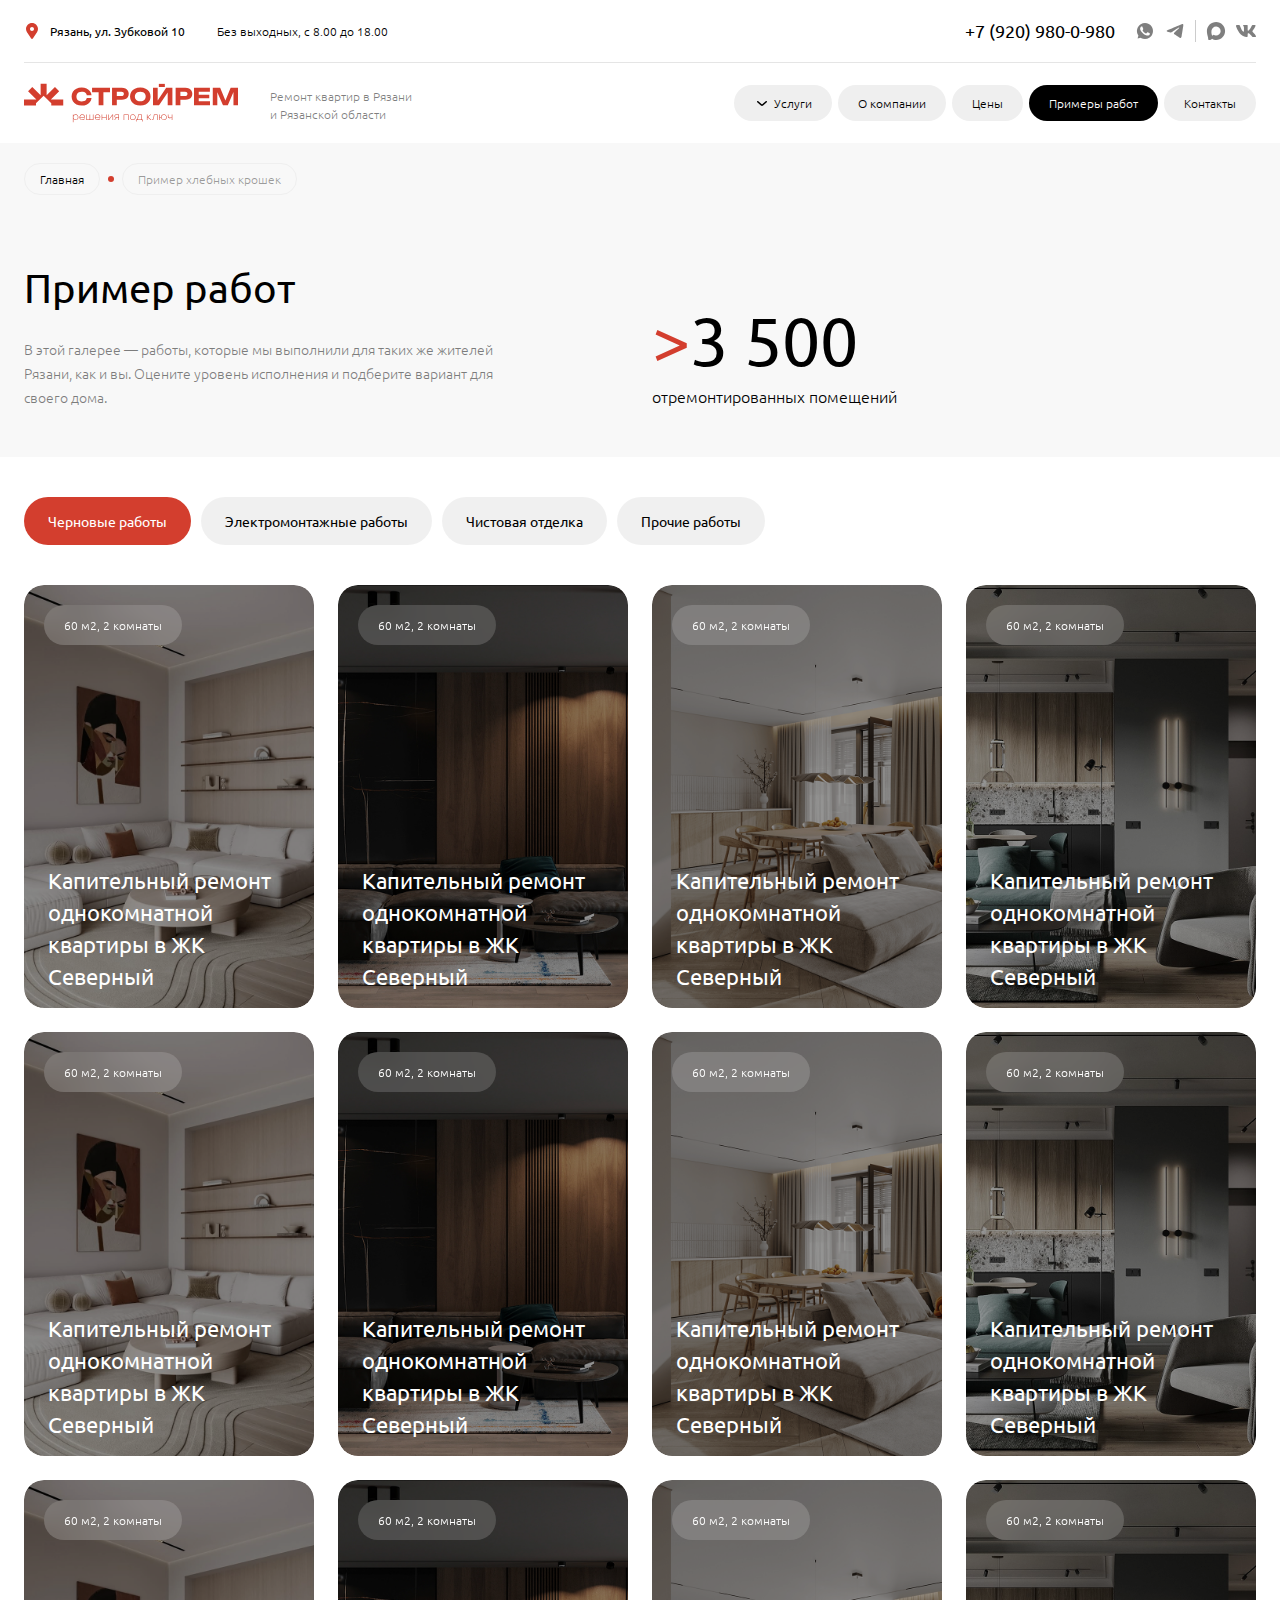
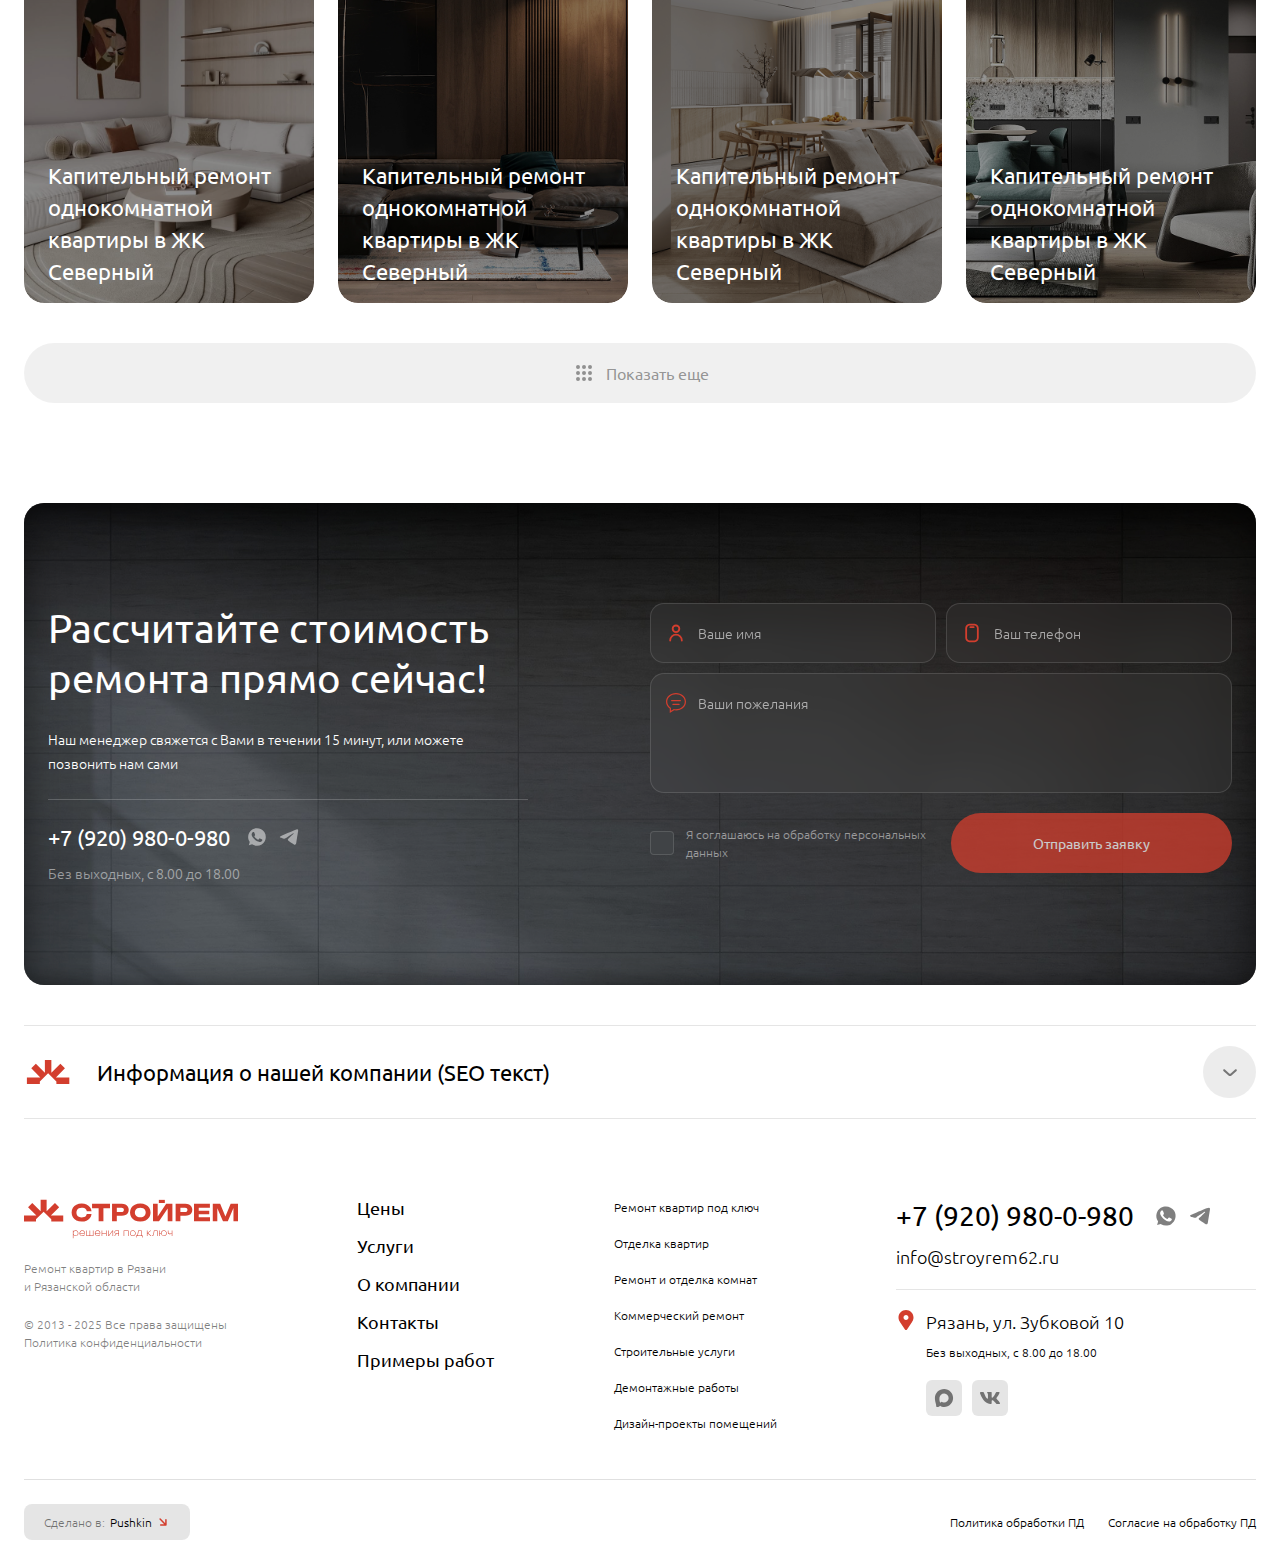
<file: cases.html>
<!DOCTYPE html>
<html lang="ru">
	<head>
		<meta http-equiv="Content-Type" content="text/html; charset=utf-8">

		<!-- Adapting the page for mobile devices -->
		<meta name="viewport" content="width=device-width, initial-scale=1, maximum-scale=1">

		<!-- Prohibition of phone number recognition -->
		<meta name="format-detection" content="telephone=no">
		<meta name="SKYPE_TOOLBAR" content ="SKYPE_TOOLBAR_PARSER_COMPATIBLE">

		<!-- Page title -->
		<title>Заголовок страницы</title>

		<!-- Meta description -->
		<meta name="description" content="">

		<!-- Meta Keywords -->
		<meta name="keywords" content="">

		<!-- Changing the color of the mobile browser panel -->
		<meta name="msapplication-TileColor" content="#000000">
		<meta name="theme-color" content="#000000">

		<!-- Connecting style files -->
		<link rel="stylesheet" href="css/swiper-bundle.min.css">
		<link rel="stylesheet" href="css/swiper.css">
		<link rel="stylesheet" href="css/fancybox.css">
		<link rel="stylesheet" href="css/ion.rangeSlider.css">
		<link rel="stylesheet" href="css/styles.css">

		<link rel="stylesheet" href="css/response_1599.css" media="print, (max-width: 1599px)">
		<link rel="stylesheet" href="css/response_1439.css" media="print, (max-width: 1439px)">
		<link rel="stylesheet" href="css/response_1279.css" media="print, (max-width: 1279px)">
		<link rel="stylesheet" href="css/response_1023.css" media="print, (max-width: 1023px)">
		<link rel="stylesheet" href="css/response_767.css" media="print, (max-width: 767px)">
	</head>

	<body>
		<div class="wrap">
			<div class="main">
				<header>
					<div class="cont">
						<div class="row">
							<div class="location">
								<svg class="icon"><use xlink:href="images/sprite.svg#ic_location"></use></svg>
								<span>Рязань, ул. Зубковой 10</span>
							</div>

							<div class="work_time">Без выходных, с 8.00 до 18.00</div>

							<div class="contacts">
								<div class="phone">
									<a href="tel:+7 (920) 980-0-980">+7 (920) 980-0-980</a>
								</div>

								<div class="messengers">
									<a href="./" target="_blank" rel="noopener nofollow">
										<svg class="icon"><use xlink:href="images/sprite.svg#ic_whatsapp"></use></svg>
									</a>

									<a href="./" target="_blank" rel="noopener nofollow">
										<svg class="icon"><use xlink:href="images/sprite.svg#ic_tg"></use></svg>
									</a>

									<div class="sep"></div>

									<a href="./" target="_blank" rel="noopener nofollow">
										<svg class="icon"><use xlink:href="images/sprite.svg#ic_max"></use></svg>
									</a>

									<a href="./" target="_blank" rel="noopener nofollow">
										<svg class="icon"><use xlink:href="images/sprite.svg#ic_vk"></use></svg>
									</a>
								</div>
							</div>
						</div>

						<div class="row">
							<a href="./" class="logo">
								<img src="images/logo.svg" alt="">
							</a>

							<div class="slogan">Ремонт квартир в Рязани<br> и Рязанской области</div>

							<nav class="menu">
								<div class="menu_item">
									<a href="./" class="sub_link">
										<svg class="arr"><use xlink:href="images/sprite.svg#ic_arr_ver"></use></svg>
										<span>Услуги</span>
									</a>

									<div class="sub_menu">
										<div class="cont">
											<div class="services_grid">
												<div class="grid_row">
													<div><a href="./service.html" class="service">
														<span class="icon">
															<svg><use xlink:href="images/services_sprite.svg#ic_service1"></use></svg>
														</span>

														<span>Ремонт квартир под ключ</span>
													</a></div>

													<div><a href="./service.html" class="service sub_link" data-info="2">
														<span class="icon">
															<svg><use xlink:href="images/services_sprite.svg#ic_service2"></use></svg>
														</span>

														<span>Отделка<br> квартир</span>
													</a></div>

													<div><a href="./service.html" class="service">
														<span class="icon">
															<svg><use xlink:href="images/services_sprite.svg#ic_service3"></use></svg>
														</span>

														<span>Ремонт и отделка комнат</span>
													</a></div>

													<div><a href="./service.html" class="service">
														<span class="icon">
															<svg><use xlink:href="images/services_sprite.svg#ic_service4"></use></svg>
														</span>

														<span>Коммерческий ремонт</span>
													</a></div>

													<div><a href="./service.html" class="service">
														<span class="icon">
															<svg><use xlink:href="images/services_sprite.svg#ic_service5"></use></svg>
														</span>

														<span>Строительные услуги</span>
													</a></div>

													<div><a href="./service.html" class="service">
														<span class="icon">
															<svg><use xlink:href="images/services_sprite.svg#ic_service6"></use></svg>
														</span>

														<span>Демонтажные работы</span>
													</a></div>

													<div><a href="./service.html" class="service">
														<span class="icon">
															<svg><use xlink:href="images/services_sprite.svg#ic_service7"></use></svg>
														</span>

														<span>Дизайн-проекты помещений</span>
													</a></div>
												</div>
											</div>

											<div class="menu_service_info menu_service_info2">
												<div class="grid_row">
													<div class="col_left scroll">
														<div class="list">
															<div class="item">
																<div class="main">
																	<a href="./service.html">Демонтажные работы</a>
																</div>

																<div class="sub">
																	<div><a href="./service.html">Демонтаж стен</a></div>

																	<div><a href="./service.html">Демонтаж полов</a></div>

																	<div><a href="./service.html">Демонтаж перегородок</a></div>

																	<div><a href="./service.html">Демонтаж потолка</a></div>

																	<div><a href="./service.html">Демонтаж плитки</a></div>

																	<div><a href="./service.html">Демонтаж здания</a></div>

																	<div><a href="./service.html">Демонтаж дверей и окон</a></div>

																	<div><a href="./service.html">Демонтаж кровли</a></div>
																</div>
															</div>

															<div class="item">
																<div class="main">
																	<a href="./service.html">Поклейка обоев</a>
																</div>
															</div>

															<div class="item">
																<div class="main">
																	<a href="./service.html">Сварочные работы</a>
																</div>
															</div>

															<div class="item">
																<div class="main">
																	<a href="./service.html">Малярные работы</a>
																</div>

																<div class="sub">
																	<div><a href="./service.html">Покраска фасадов</a></div>

																	<div><a href="./service.html">Покраска стен</a></div>

																	<div><a href="./service.html">Покраска обоев</a></div>

																	<div><a href="./service.html">Покраска потолка</a></div>

																	<div><a href="./service.html">Безвоздушная покраска</a></div>

																	<div><a href="./service.html">Покраска окон</a></div>

																	<div><a href="./service.html">Покраса крыш</a></div>

																	<div><a href="./service.html">Покраска деревянного дома</a></div>
																</div>
															</div>

															<div class="item">
																<div class="main">
																	<a href="./service.html">Плиточные работы</a>
																</div>

																<div class="sub">
																	<div><a href="./service.html">Укладка керамгранита</a></div>

																	<div><a href="./service.html">Укладка кропноформатной плитки</a></div>

																	<div><a href="./service.html">Затирка швов</a></div>

																	<div><a href="./service.html">Поделки из керамогранита</a></div>

																	<div><a href="./service.html">Фартук из плитки</a></div>

																	<div><a href="./service.html">Душевой поддон из плитки</a></div>
																</div>
															</div>

															<div class="item">
																<div class="main">
																	<a href="./service.html">Демонтажные работы</a>
																</div>

																<div class="sub">
																	<div><a href="./service.html">Демонтаж стен</a></div>

																	<div><a href="./service.html">Демонтаж полов</a></div>

																	<div><a href="./service.html">Демонтаж перегородок</a></div>

																	<div><a href="./service.html">Демонтаж потолка</a></div>

																	<div><a href="./service.html">Демонтаж плитки</a></div>

																	<div><a href="./service.html">Демонтаж здания</a></div>

																	<div><a href="./service.html">Демонтаж дверей и окон</a></div>

																	<div><a href="./service.html">Демонтаж кровли</a></div>
																</div>
															</div>

															<div class="item">
																<div class="main">
																	<a href="./service.html">Поклейка обоев</a>
																</div>
															</div>

															<div class="item">
																<div class="main">
																	<a href="./service.html">Сварочные работы</a>
																</div>
															</div>

															<div class="item">
																<div class="main">
																	<a href="./service.html">Малярные работы</a>
																</div>

																<div class="sub">
																	<div><a href="./service.html">Покраска фасадов</a></div>

																	<div><a href="./service.html">Покраска стен</a></div>

																	<div><a href="./service.html">Покраска обоев</a></div>

																	<div><a href="./service.html">Покраска потолка</a></div>

																	<div><a href="./service.html">Безвоздушная покраска</a></div>

																	<div><a href="./service.html">Покраска окон</a></div>

																	<div><a href="./service.html">Покраса крыш</a></div>

																	<div><a href="./service.html">Покраска деревянного дома</a></div>
																</div>
															</div>

															<div class="item">
																<div class="main">
																	<a href="./service.html">Плиточные работы</a>
																</div>

																<div class="sub">
																	<div><a href="./service.html">Укладка керамгранита</a></div>

																	<div><a href="./service.html">Укладка кропноформатной плитки</a></div>

																	<div><a href="./service.html">Затирка швов</a></div>

																	<div><a href="./service.html">Поделки из керамогранита</a></div>

																	<div><a href="./service.html">Фартук из плитки</a></div>

																	<div><a href="./service.html">Душевой поддон из плитки</a></div>
																</div>
															</div>
														</div>
													</div>

													<div class="col_right">
														<div class="popular">
															<div class="title">
																<svg class="icon"><use xlink:href="images/sprite.svg#ic_popular"></use></svg>
																<span>Популярное</span>
															</div>

															<div class="grid_row">
																<a href="./service.html" class="link">
																	<div class="name">Демонтаж перегородок</div>

																	<div class="arr">
																		<svg class="icon"><use xlink:href="images/sprite.svg#ic_arr_hor"></use></svg>
																	</div>
																</a>

																<a href="./service.html" class="link">
																	<div class="name">Покраска обоев</div>

																	<div class="arr">
																		<svg class="icon"><use xlink:href="images/sprite.svg#ic_arr_hor"></use></svg>
																	</div>
																</a>

																<a href="./service.html" class="link">
																	<div class="name">Укладка керамгранита</div>

																	<div class="arr">
																		<svg class="icon"><use xlink:href="images/sprite.svg#ic_arr_hor"></use></svg>
																	</div>
																</a>

																<a href="./service.html" class="link">
																	<div class="name">Демонтаж кровли</div>

																	<div class="arr">
																		<svg class="icon"><use xlink:href="images/sprite.svg#ic_arr_hor"></use></svg>
																	</div>
																</a>

																<a href="./service.html" class="link">
																	<div class="name">Демонтаж здания</div>

																	<div class="arr">
																		<svg class="icon"><use xlink:href="images/sprite.svg#ic_arr_hor"></use></svg>
																	</div>
																</a>

																<a href="./service.html" class="link">
																	<div class="name">Фартук из плитки</div>

																	<div class="arr">
																		<svg class="icon"><use xlink:href="images/sprite.svg#ic_arr_hor"></use></svg>
																	</div>
																</a>
															</div>

															<!-- <div class="grid_row">
																<a href="./service.html" class="link with_thumb">
																	<div class="name">Демонтаж перегородок</div>

																	<div class="arr">
																		<svg class="icon"><use xlink:href="images/sprite.svg#ic_arr_hor"></use></svg>
																	</div>

																	<picture class="thumb">
																		<img src="images/tmp/popular_thumb.jpg" alt="" loading="lazy" class="cover">
																	</picture>
																</a>

																<a href="./service.html" class="link with_thumb">
																	<div class="name">Покраска обоев</div>

																	<div class="arr">
																		<svg class="icon"><use xlink:href="images/sprite.svg#ic_arr_hor"></use></svg>
																	</div>

																	<picture class="thumb">
																		<img src="images/tmp/popular_thumb.jpg" alt="" loading="lazy" class="cover">
																	</picture>
																</a>

																<a href="./service.html" class="link with_thumb">
																	<div class="name">Укладка керамгранита</div>

																	<div class="arr">
																		<svg class="icon"><use xlink:href="images/sprite.svg#ic_arr_hor"></use></svg>
																	</div>

																	<picture class="thumb">
																		<img src="images/tmp/popular_thumb.jpg" alt="" loading="lazy" class="cover">
																	</picture>
																</a>

																<a href="./service.html" class="link with_thumb">
																	<div class="name">Демонтаж кровли</div>

																	<div class="arr">
																		<svg class="icon"><use xlink:href="images/sprite.svg#ic_arr_hor"></use></svg>
																	</div>

																	<picture class="thumb">
																		<img src="images/tmp/popular_thumb.jpg" alt="" loading="lazy" class="cover">
																	</picture>
																</a>

																<a href="./service.html" class="link with_thumb">
																	<div class="name">Демонтаж здания</div>

																	<div class="arr">
																		<svg class="icon"><use xlink:href="images/sprite.svg#ic_arr_hor"></use></svg>
																	</div>

																	<picture class="thumb">
																		<img src="images/tmp/popular_thumb.jpg" alt="" loading="lazy" class="cover">
																	</picture>
																</a>

																<a href="./service.html" class="link with_thumb">
																	<div class="name">Фартук из плитки</div>

																	<div class="arr">
																		<svg class="icon"><use xlink:href="images/sprite.svg#ic_arr_hor"></use></svg>
																	</div>

																	<picture class="thumb">
																		<img src="images/tmp/popular_thumb.jpg" alt="" loading="lazy" class="cover">
																	</picture>
																</a>
															</div> -->
														</div>
													</div>
												</div>
											</div>
										</div>
									</div>
								</div>

								<div class="menu_item">
									<a href="./about.html">
										<span>О компании</span>
									</a>
								</div>

								<div class="menu_item">
									<a href="./price-list.html">
										<span>Цены</span>
									</a>
								</div>

								<div class="menu_item">
									<a href="./cases.html" class="active">
										<span>Примеры работ</span>
									</a>
								</div>

								<div class="menu_item">
									<a href="./contacts.html">
										<span>Контакты</span>
									</a>
								</div>
							</nav>
						</div>
					</div>
				</header>


				<section class="mob_header">
					<div class="cont row">
						<div class="logo">
							<img src="images/logo.svg" alt="">
						</div>

						<button class="mob_menu_btn">
							<svg class="icon"><use xlink:href="images/sprite.svg#ic_menu"></use></svg>
							<svg class="icon"><use xlink:href="images/sprite.svg#ic_close"></use></svg>
						</button>
					</div>
				</section>


				<section class="mob_menu">
					<div class="scroll">
						<div class="cont">
							<div class="menu">
								<div><a href="./" class="sub_link" data-sub="1">
									<span>Услуги</span>
									<svg class="icon"><use xlink:href="images/sprite.svg#ic_arr_hor"></use></svg>
								</a></div>

								<div><a href="./">
									<span>О компании</span>
								</a></div>

								<div><a href="./">
									<span>Цены</span>
								</a></div>

								<div><a href="./">
									<span>Примеры работ</span>
								</a></div>

								<div><a href="./">
									<span>Контакты</span>
								</a></div>
							</div>

							<div class="contacts">
								<div class="phone">
									<a href="+7 (920) 980-0-980">+7 (920) 980-0-980</a>
								</div>

								<div class="messengers">
									<a href="./" target="_blank" rel="noopener nofollow">
										<svg class="icon"><use xlink:href="images/sprite.svg#ic_whatsapp"></use></svg>
									</a>

									<a href="./" target="_blank" rel="noopener nofollow">
										<svg class="icon"><use xlink:href="images/sprite.svg#ic_tg"></use></svg>
									</a>
								</div>

								<div class="email">
									<a href="mailto:info@stroyrem62.ru">info@stroyrem62.ru</a>
								</div>

								<div class="socials">
									<a href="./" target="_blank" rel="noopener nofollow">
										<svg class="icon"><use xlink:href="images/sprite.svg#ic_max"></use></svg>
									</a>

									<a href="./" target="_blank" rel="noopener nofollow">
										<svg class="icon"><use xlink:href="images/sprite.svg#ic_vk"></use></svg>
									</a>
								</div>

								<div class="location">
									<svg class="icon"><use xlink:href="images/sprite.svg#ic_location"></use></svg>
									<span>Рязань, ул. Зубковой 10</span>
								</div>

								<div class="work_time">Без выходных, с 8.00 до 18.00</div>
							</div>
						</div>
					</div>

					<div class="sub sub1">
						<div class="scroll">
							<div class="cont">
								<button class="back_btn">
									<svg class="icon"><use xlink:href="images/sprite.svg#ic_arr_hor"></use></svg>
									<span>Услуги</span>
								</button>

								<div class="items">
									<div><a href="./service.html" class="service sub_link" data-sub="1">
										<svg class="icon"><use xlink:href="images/services_sprite.svg#ic_service1"></use></svg>

										<span>Ремонт квартир под ключ</span>
									</a></div>

									<div><a href="./service.html" class="service">
										<svg class="icon"><use xlink:href="images/services_sprite.svg#ic_service2"></use></svg>

										<span>Отделка квартир</span>
									</a></div>

									<div><a href="./service.html" class="service">
										<svg class="icon"><use xlink:href="images/services_sprite.svg#ic_service3"></use></svg>

										<span>Ремонт и отделка комнат</span>
									</a></div>

									<div><a href="./service.html" class="service">
										<svg class="icon"><use xlink:href="images/services_sprite.svg#ic_service4"></use></svg>

										<span>Коммерческий ремонт</span>
									</a></div>

									<div><a href="./service.html" class="service">
										<svg class="icon"><use xlink:href="images/services_sprite.svg#ic_service5"></use></svg>

										<span>Строительные услуги</span>
									</a></div>

									<div><a href="./service.html" class="service">
										<svg class="icon"><use xlink:href="images/services_sprite.svg#ic_service6"></use></svg>

										<span>Демонтажные работы</span>
									</a></div>

									<div><a href="./service.html" class="service">
										<svg class="icon"><use xlink:href="images/services_sprite.svg#ic_service7"></use></svg>

										<span>Дизайн-проекты помещений</span>
									</a></div>
								</div>
							</div>
						</div>
					</div>

					<div class="sub_service sub_service1">
						<div class="scroll">
							<div class="cont">
								<button class="back_btn">
									<svg class="icon"><use xlink:href="images/sprite.svg#ic_arr_hor"></use></svg>
									<span>Ремонт квартир под ключ</span>
								</button>

								<div class="items">
									<div class="item">
										<div class="main">
											<a href="./service.html">Демонтажные работы</a>
										</div>

										<div class="links">
											<div><a href="./service.html">
												<svg class="icon"><use xlink:href="images/sprite.svg#ic_popular"></use></svg>
												<span>Демонтаж стен</span>
											</a></div>

											<div><a href="./service.html">Демонтаж полов</a></div>

											<div><a href="./service.html">Демонтаж перегородок</a></div>

											<div><a href="./service.html">Демонтаж потолка</a></div>

											<div><a href="./service.html">Демонтаж плитки</a></div>

											<div><a href="./service.html">Демонтаж здания</a></div>

											<div><a href="./service.html">Демонтаж дверей и окон</a></div>

											<div><a href="./service.html">Демонтаж кровли</a></div>
										</div>
									</div>

									<div class="item">
										<div class="main">
											<a href="./service.html">Поклейка обоев</a>
										</div>
									</div>

									<div class="item">
										<div class="main">
											<a href="./service.html">Сварочные работы</a>
										</div>
									</div>

									<div class="item">
										<div class="main">
											<a href="./service.html">Малярные работы</a>
										</div>

										<div class="links">
											<div><a href="./service.html">Покраска фасадов</a></div>

											<div><a href="./service.html">Покраска стен</a></div>

											<div><a href="./service.html">Покраска обоев</a></div>

											<div><a href="./service.html">Покраска потолка</a></div>

											<div><a href="./service.html">Безвоздушная покраска</a></div>

											<div><a href="./service.html">Покраска окон</a></div>

											<div><a href="./service.html">Покраса крыш</a></div>

											<div><a href="./service.html">Покраска деревянного дома</a></div>
										</div>
									</div>

									<div class="item">
										<div class="main">
											<a href="./service.html">Плиточные работы</a>
										</div>

										<div class="links">
											<div><a href="./service.html">Укладка керамгранита</a></div>

											<div><a href="./service.html">Укладка кропноформатной плитки</a></div>

											<div><a href="./service.html">Затирка швов</a></div>

											<div><a href="./service.html">Поделки из керамогранита</a></div>

											<div><a href="./service.html">Фартук из плитки</a></div>

											<div><a href="./service.html">Душевой поддон из плитки</a></div>
										</div>
									</div>
								</div>
							</div>
						</div>
					</div>
				</section>


				<section class="cases_head">
					<div class="bg">
						<div class="cont">
							<div class="breadcrumbs">
								<a href="./">Главная</a>

								<span class="sep"></span>

								<span class="current">Пример хлебных крошек</span>
							</div>

							<div class="row">
								<div class="info">
									<h1 class="title">Пример работ</h1>

									<div class="desc">
										<p>В этой галерее — работы, которые мы выполнили для таких же жителей Рязани, как и вы. Оцените уровень исполнения и подберите вариант для своего дома.</p>
									</div>
								</div>

								<div class="count">
									<div class="val"><span>></span>3 500</div>

									<div class="desc">отремонтированных помещений</div>
								</div>
							</div>
						</div>
					</div>
				</section>


				<section class="cases block tabs_container">
					<div class="cont">
						<div class="tabs">
							<button data-content="#tab1" data-level="level1" class="btn active">Черновые работы</button>

							<button data-content="#tab2" data-level="level1" class="btn">Электромонтажные работы</button>

							<button data-content="#tab3" data-level="level1" class="btn">Чистовая отделка</button>

							<button data-content="#tab4" data-level="level1" class="btn">Прочие работы</button>
						</div>
					</div>

					<div class="cont big_w">
						<div class="tab_content level1 active" id="tab1">
							<div class="grid_row">
								<a href="./case_info_modal.html" class="case">
									<div class="area">60 м2, 2 комнаты</div>

									<picture class="thumb">
										<img src="images/tmp/case_thumb1.jpg" alt="" loading="lazy" class="cover">
									</picture>

									<div class="name">Капительный ремонт однокомнатной квартиры в ЖК Северный</div>

									<div class="info">
										<div>
											<svg class="icon"><use xlink:href="images/sprite.svg#ic_location"></use></svg>
											<span>Рязань, ул. Зубковой, д. 3</span>
										</div>

										<div>
											<svg class="icon"><use xlink:href="images/sprite.svg#ic_currency"></use></svg>
											<span>620 000 рублей</span>
										</div>

										<div>
											<svg class="icon"><use xlink:href="images/sprite.svg#ic_calendar"></use></svg>
											<span>15 дней</span>
										</div>
									</div>
								</a>

								<a href="./case_info_modal.html" class="case">
									<div class="area">60 м2, 2 комнаты</div>

									<picture class="thumb">
										<img src="images/tmp/case_thumb2.jpg" alt="" loading="lazy" class="cover">
									</picture>

									<div class="name">Капительный ремонт однокомнатной квартиры в ЖК Северный</div>

									<div class="info">
										<div>
											<svg class="icon"><use xlink:href="images/sprite.svg#ic_location"></use></svg>
											<span>Рязань, ул. Зубковой, д. 3</span>
										</div>

										<div>
											<svg class="icon"><use xlink:href="images/sprite.svg#ic_currency"></use></svg>
											<span>620 000 рублей</span>
										</div>

										<div>
											<svg class="icon"><use xlink:href="images/sprite.svg#ic_calendar"></use></svg>
											<span>15 дней</span>
										</div>
									</div>
								</a>

								<a href="./case_info_modal.html" class="case">
									<div class="area">60 м2, 2 комнаты</div>

									<picture class="thumb">
										<img src="images/tmp/case_thumb3.jpg" alt="" loading="lazy" class="cover">
									</picture>

									<div class="name">Капительный ремонт однокомнатной квартиры в ЖК Северный</div>

									<div class="info">
										<div>
											<svg class="icon"><use xlink:href="images/sprite.svg#ic_location"></use></svg>
											<span>Рязань, ул. Зубковой, д. 3</span>
										</div>

										<div>
											<svg class="icon"><use xlink:href="images/sprite.svg#ic_currency"></use></svg>
											<span>620 000 рублей</span>
										</div>

										<div>
											<svg class="icon"><use xlink:href="images/sprite.svg#ic_calendar"></use></svg>
											<span>15 дней</span>
										</div>
									</div>
								</a>

								<a href="./case_info_modal.html" class="case">
									<div class="area">60 м2, 2 комнаты</div>

									<picture class="thumb">
										<img src="images/tmp/case_thumb4.jpg" alt="" loading="lazy" class="cover">
									</picture>

									<div class="name">Капительный ремонт однокомнатной квартиры в ЖК Северный</div>

									<div class="info">
										<div>
											<svg class="icon"><use xlink:href="images/sprite.svg#ic_location"></use></svg>
											<span>Рязань, ул. Зубковой, д. 3</span>
										</div>

										<div>
											<svg class="icon"><use xlink:href="images/sprite.svg#ic_currency"></use></svg>
											<span>620 000 рублей</span>
										</div>

										<div>
											<svg class="icon"><use xlink:href="images/sprite.svg#ic_calendar"></use></svg>
											<span>15 дней</span>
										</div>
									</div>
								</a>

								<a href="./case_info_modal.html" class="case">
									<div class="area">60 м2, 2 комнаты</div>

									<picture class="thumb">
										<img src="images/tmp/case_thumb1.jpg" alt="" loading="lazy" class="cover">
									</picture>

									<div class="name">Капительный ремонт однокомнатной квартиры в ЖК Северный</div>

									<div class="info">
										<div>
											<svg class="icon"><use xlink:href="images/sprite.svg#ic_location"></use></svg>
											<span>Рязань, ул. Зубковой, д. 3</span>
										</div>

										<div>
											<svg class="icon"><use xlink:href="images/sprite.svg#ic_currency"></use></svg>
											<span>620 000 рублей</span>
										</div>

										<div>
											<svg class="icon"><use xlink:href="images/sprite.svg#ic_calendar"></use></svg>
											<span>15 дней</span>
										</div>
									</div>
								</a>

								<a href="./case_info_modal.html" class="case">
									<div class="area">60 м2, 2 комнаты</div>

									<picture class="thumb">
										<img src="images/tmp/case_thumb2.jpg" alt="" loading="lazy" class="cover">
									</picture>

									<div class="name">Капительный ремонт однокомнатной квартиры в ЖК Северный</div>

									<div class="info">
										<div>
											<svg class="icon"><use xlink:href="images/sprite.svg#ic_location"></use></svg>
											<span>Рязань, ул. Зубковой, д. 3</span>
										</div>

										<div>
											<svg class="icon"><use xlink:href="images/sprite.svg#ic_currency"></use></svg>
											<span>620 000 рублей</span>
										</div>

										<div>
											<svg class="icon"><use xlink:href="images/sprite.svg#ic_calendar"></use></svg>
											<span>15 дней</span>
										</div>
									</div>
								</a>

								<a href="./case_info_modal.html" class="case">
									<div class="area">60 м2, 2 комнаты</div>

									<picture class="thumb">
										<img src="images/tmp/case_thumb3.jpg" alt="" loading="lazy" class="cover">
									</picture>

									<div class="name">Капительный ремонт однокомнатной квартиры в ЖК Северный</div>

									<div class="info">
										<div>
											<svg class="icon"><use xlink:href="images/sprite.svg#ic_location"></use></svg>
											<span>Рязань, ул. Зубковой, д. 3</span>
										</div>

										<div>
											<svg class="icon"><use xlink:href="images/sprite.svg#ic_currency"></use></svg>
											<span>620 000 рублей</span>
										</div>

										<div>
											<svg class="icon"><use xlink:href="images/sprite.svg#ic_calendar"></use></svg>
											<span>15 дней</span>
										</div>
									</div>
								</a>

								<a href="./case_info_modal.html" class="case">
									<div class="area">60 м2, 2 комнаты</div>

									<picture class="thumb">
										<img src="images/tmp/case_thumb4.jpg" alt="" loading="lazy" class="cover">
									</picture>

									<div class="name">Капительный ремонт однокомнатной квартиры в ЖК Северный</div>

									<div class="info">
										<div>
											<svg class="icon"><use xlink:href="images/sprite.svg#ic_location"></use></svg>
											<span>Рязань, ул. Зубковой, д. 3</span>
										</div>

										<div>
											<svg class="icon"><use xlink:href="images/sprite.svg#ic_currency"></use></svg>
											<span>620 000 рублей</span>
										</div>

										<div>
											<svg class="icon"><use xlink:href="images/sprite.svg#ic_calendar"></use></svg>
											<span>15 дней</span>
										</div>
									</div>
								</a>

								<a href="./case_info_modal.html" class="case">
									<div class="area">60 м2, 2 комнаты</div>

									<picture class="thumb">
										<img src="images/tmp/case_thumb1.jpg" alt="" loading="lazy" class="cover">
									</picture>

									<div class="name">Капительный ремонт однокомнатной квартиры в ЖК Северный</div>

									<div class="info">
										<div>
											<svg class="icon"><use xlink:href="images/sprite.svg#ic_location"></use></svg>
											<span>Рязань, ул. Зубковой, д. 3</span>
										</div>

										<div>
											<svg class="icon"><use xlink:href="images/sprite.svg#ic_currency"></use></svg>
											<span>620 000 рублей</span>
										</div>

										<div>
											<svg class="icon"><use xlink:href="images/sprite.svg#ic_calendar"></use></svg>
											<span>15 дней</span>
										</div>
									</div>
								</a>

								<a href="./case_info_modal.html" class="case">
									<div class="area">60 м2, 2 комнаты</div>

									<picture class="thumb">
										<img src="images/tmp/case_thumb2.jpg" alt="" loading="lazy" class="cover">
									</picture>

									<div class="name">Капительный ремонт однокомнатной квартиры в ЖК Северный</div>

									<div class="info">
										<div>
											<svg class="icon"><use xlink:href="images/sprite.svg#ic_location"></use></svg>
											<span>Рязань, ул. Зубковой, д. 3</span>
										</div>

										<div>
											<svg class="icon"><use xlink:href="images/sprite.svg#ic_currency"></use></svg>
											<span>620 000 рублей</span>
										</div>

										<div>
											<svg class="icon"><use xlink:href="images/sprite.svg#ic_calendar"></use></svg>
											<span>15 дней</span>
										</div>
									</div>
								</a>

								<a href="./case_info_modal.html" class="case">
									<div class="area">60 м2, 2 комнаты</div>

									<picture class="thumb">
										<img src="images/tmp/case_thumb3.jpg" alt="" loading="lazy" class="cover">
									</picture>

									<div class="name">Капительный ремонт однокомнатной квартиры в ЖК Северный</div>

									<div class="info">
										<div>
											<svg class="icon"><use xlink:href="images/sprite.svg#ic_location"></use></svg>
											<span>Рязань, ул. Зубковой, д. 3</span>
										</div>

										<div>
											<svg class="icon"><use xlink:href="images/sprite.svg#ic_currency"></use></svg>
											<span>620 000 рублей</span>
										</div>

										<div>
											<svg class="icon"><use xlink:href="images/sprite.svg#ic_calendar"></use></svg>
											<span>15 дней</span>
										</div>
									</div>
								</a>

								<a href="./case_info_modal.html" class="case">
									<div class="area">60 м2, 2 комнаты</div>

									<picture class="thumb">
										<img src="images/tmp/case_thumb4.jpg" alt="" loading="lazy" class="cover">
									</picture>

									<div class="name">Капительный ремонт однокомнатной квартиры в ЖК Северный</div>

									<div class="info">
										<div>
											<svg class="icon"><use xlink:href="images/sprite.svg#ic_location"></use></svg>
											<span>Рязань, ул. Зубковой, д. 3</span>
										</div>

										<div>
											<svg class="icon"><use xlink:href="images/sprite.svg#ic_currency"></use></svg>
											<span>620 000 рублей</span>
										</div>

										<div>
											<svg class="icon"><use xlink:href="images/sprite.svg#ic_calendar"></use></svg>
											<span>15 дней</span>
										</div>
									</div>
								</a>
							</div>

							<div class="load_more">
								<button class="btn">
									<svg class="icon"><use xlink:href="images/sprite.svg#ic_grid"></use></svg>
									<span>Показать еще</span>
								</button>
							</div>
						</div>

						<div class="tab_content level1" id="tab2">
							<div class="grid_row">
								<a href="./case_info_modal.html" class="case">
									<div class="area">60 м2, 2 комнаты</div>

									<picture class="thumb">
										<img src="images/tmp/case_thumb1.jpg" alt="" loading="lazy" class="cover">
									</picture>

									<div class="name">Капительный ремонт однокомнатной квартиры в ЖК Северный</div>

									<div class="info">
										<div>
											<svg class="icon"><use xlink:href="images/sprite.svg#ic_location"></use></svg>
											<span>Рязань, ул. Зубковой, д. 3</span>
										</div>

										<div>
											<svg class="icon"><use xlink:href="images/sprite.svg#ic_currency"></use></svg>
											<span>620 000 рублей</span>
										</div>

										<div>
											<svg class="icon"><use xlink:href="images/sprite.svg#ic_calendar"></use></svg>
											<span>15 дней</span>
										</div>
									</div>
								</a>

								<a href="./case_info_modal.html" class="case">
									<div class="area">60 м2, 2 комнаты</div>

									<picture class="thumb">
										<img src="images/tmp/case_thumb2.jpg" alt="" loading="lazy" class="cover">
									</picture>

									<div class="name">Капительный ремонт однокомнатной квартиры в ЖК Северный</div>

									<div class="info">
										<div>
											<svg class="icon"><use xlink:href="images/sprite.svg#ic_location"></use></svg>
											<span>Рязань, ул. Зубковой, д. 3</span>
										</div>

										<div>
											<svg class="icon"><use xlink:href="images/sprite.svg#ic_currency"></use></svg>
											<span>620 000 рублей</span>
										</div>

										<div>
											<svg class="icon"><use xlink:href="images/sprite.svg#ic_calendar"></use></svg>
											<span>15 дней</span>
										</div>
									</div>
								</a>

								<a href="./case_info_modal.html" class="case">
									<div class="area">60 м2, 2 комнаты</div>

									<picture class="thumb">
										<img src="images/tmp/case_thumb3.jpg" alt="" loading="lazy" class="cover">
									</picture>

									<div class="name">Капительный ремонт однокомнатной квартиры в ЖК Северный</div>

									<div class="info">
										<div>
											<svg class="icon"><use xlink:href="images/sprite.svg#ic_location"></use></svg>
											<span>Рязань, ул. Зубковой, д. 3</span>
										</div>

										<div>
											<svg class="icon"><use xlink:href="images/sprite.svg#ic_currency"></use></svg>
											<span>620 000 рублей</span>
										</div>

										<div>
											<svg class="icon"><use xlink:href="images/sprite.svg#ic_calendar"></use></svg>
											<span>15 дней</span>
										</div>
									</div>
								</a>

								<a href="./case_info_modal.html" class="case">
									<div class="area">60 м2, 2 комнаты</div>

									<picture class="thumb">
										<img src="images/tmp/case_thumb4.jpg" alt="" loading="lazy" class="cover">
									</picture>

									<div class="name">Капительный ремонт однокомнатной квартиры в ЖК Северный</div>

									<div class="info">
										<div>
											<svg class="icon"><use xlink:href="images/sprite.svg#ic_location"></use></svg>
											<span>Рязань, ул. Зубковой, д. 3</span>
										</div>

										<div>
											<svg class="icon"><use xlink:href="images/sprite.svg#ic_currency"></use></svg>
											<span>620 000 рублей</span>
										</div>

										<div>
											<svg class="icon"><use xlink:href="images/sprite.svg#ic_calendar"></use></svg>
											<span>15 дней</span>
										</div>
									</div>
								</a>

								<a href="./case_info_modal.html" class="case">
									<div class="area">60 м2, 2 комнаты</div>

									<picture class="thumb">
										<img src="images/tmp/case_thumb1.jpg" alt="" loading="lazy" class="cover">
									</picture>

									<div class="name">Капительный ремонт однокомнатной квартиры в ЖК Северный</div>

									<div class="info">
										<div>
											<svg class="icon"><use xlink:href="images/sprite.svg#ic_location"></use></svg>
											<span>Рязань, ул. Зубковой, д. 3</span>
										</div>

										<div>
											<svg class="icon"><use xlink:href="images/sprite.svg#ic_currency"></use></svg>
											<span>620 000 рублей</span>
										</div>

										<div>
											<svg class="icon"><use xlink:href="images/sprite.svg#ic_calendar"></use></svg>
											<span>15 дней</span>
										</div>
									</div>
								</a>

								<a href="./case_info_modal.html" class="case">
									<div class="area">60 м2, 2 комнаты</div>

									<picture class="thumb">
										<img src="images/tmp/case_thumb2.jpg" alt="" loading="lazy" class="cover">
									</picture>

									<div class="name">Капительный ремонт однокомнатной квартиры в ЖК Северный</div>

									<div class="info">
										<div>
											<svg class="icon"><use xlink:href="images/sprite.svg#ic_location"></use></svg>
											<span>Рязань, ул. Зубковой, д. 3</span>
										</div>

										<div>
											<svg class="icon"><use xlink:href="images/sprite.svg#ic_currency"></use></svg>
											<span>620 000 рублей</span>
										</div>

										<div>
											<svg class="icon"><use xlink:href="images/sprite.svg#ic_calendar"></use></svg>
											<span>15 дней</span>
										</div>
									</div>
								</a>

								<a href="./case_info_modal.html" class="case">
									<div class="area">60 м2, 2 комнаты</div>

									<picture class="thumb">
										<img src="images/tmp/case_thumb3.jpg" alt="" loading="lazy" class="cover">
									</picture>

									<div class="name">Капительный ремонт однокомнатной квартиры в ЖК Северный</div>

									<div class="info">
										<div>
											<svg class="icon"><use xlink:href="images/sprite.svg#ic_location"></use></svg>
											<span>Рязань, ул. Зубковой, д. 3</span>
										</div>

										<div>
											<svg class="icon"><use xlink:href="images/sprite.svg#ic_currency"></use></svg>
											<span>620 000 рублей</span>
										</div>

										<div>
											<svg class="icon"><use xlink:href="images/sprite.svg#ic_calendar"></use></svg>
											<span>15 дней</span>
										</div>
									</div>
								</a>

								<a href="./case_info_modal.html" class="case">
									<div class="area">60 м2, 2 комнаты</div>

									<picture class="thumb">
										<img src="images/tmp/case_thumb4.jpg" alt="" loading="lazy" class="cover">
									</picture>

									<div class="name">Капительный ремонт однокомнатной квартиры в ЖК Северный</div>

									<div class="info">
										<div>
											<svg class="icon"><use xlink:href="images/sprite.svg#ic_location"></use></svg>
											<span>Рязань, ул. Зубковой, д. 3</span>
										</div>

										<div>
											<svg class="icon"><use xlink:href="images/sprite.svg#ic_currency"></use></svg>
											<span>620 000 рублей</span>
										</div>

										<div>
											<svg class="icon"><use xlink:href="images/sprite.svg#ic_calendar"></use></svg>
											<span>15 дней</span>
										</div>
									</div>
								</a>

								<a href="./case_info_modal.html" class="case">
									<div class="area">60 м2, 2 комнаты</div>

									<picture class="thumb">
										<img src="images/tmp/case_thumb1.jpg" alt="" loading="lazy" class="cover">
									</picture>

									<div class="name">Капительный ремонт однокомнатной квартиры в ЖК Северный</div>

									<div class="info">
										<div>
											<svg class="icon"><use xlink:href="images/sprite.svg#ic_location"></use></svg>
											<span>Рязань, ул. Зубковой, д. 3</span>
										</div>

										<div>
											<svg class="icon"><use xlink:href="images/sprite.svg#ic_currency"></use></svg>
											<span>620 000 рублей</span>
										</div>

										<div>
											<svg class="icon"><use xlink:href="images/sprite.svg#ic_calendar"></use></svg>
											<span>15 дней</span>
										</div>
									</div>
								</a>

								<a href="./case_info_modal.html" class="case">
									<div class="area">60 м2, 2 комнаты</div>

									<picture class="thumb">
										<img src="images/tmp/case_thumb2.jpg" alt="" loading="lazy" class="cover">
									</picture>

									<div class="name">Капительный ремонт однокомнатной квартиры в ЖК Северный</div>

									<div class="info">
										<div>
											<svg class="icon"><use xlink:href="images/sprite.svg#ic_location"></use></svg>
											<span>Рязань, ул. Зубковой, д. 3</span>
										</div>

										<div>
											<svg class="icon"><use xlink:href="images/sprite.svg#ic_currency"></use></svg>
											<span>620 000 рублей</span>
										</div>

										<div>
											<svg class="icon"><use xlink:href="images/sprite.svg#ic_calendar"></use></svg>
											<span>15 дней</span>
										</div>
									</div>
								</a>

								<a href="./case_info_modal.html" class="case">
									<div class="area">60 м2, 2 комнаты</div>

									<picture class="thumb">
										<img src="images/tmp/case_thumb3.jpg" alt="" loading="lazy" class="cover">
									</picture>

									<div class="name">Капительный ремонт однокомнатной квартиры в ЖК Северный</div>

									<div class="info">
										<div>
											<svg class="icon"><use xlink:href="images/sprite.svg#ic_location"></use></svg>
											<span>Рязань, ул. Зубковой, д. 3</span>
										</div>

										<div>
											<svg class="icon"><use xlink:href="images/sprite.svg#ic_currency"></use></svg>
											<span>620 000 рублей</span>
										</div>

										<div>
											<svg class="icon"><use xlink:href="images/sprite.svg#ic_calendar"></use></svg>
											<span>15 дней</span>
										</div>
									</div>
								</a>

								<a href="./case_info_modal.html" class="case">
									<div class="area">60 м2, 2 комнаты</div>

									<picture class="thumb">
										<img src="images/tmp/case_thumb4.jpg" alt="" loading="lazy" class="cover">
									</picture>

									<div class="name">Капительный ремонт однокомнатной квартиры в ЖК Северный</div>

									<div class="info">
										<div>
											<svg class="icon"><use xlink:href="images/sprite.svg#ic_location"></use></svg>
											<span>Рязань, ул. Зубковой, д. 3</span>
										</div>

										<div>
											<svg class="icon"><use xlink:href="images/sprite.svg#ic_currency"></use></svg>
											<span>620 000 рублей</span>
										</div>

										<div>
											<svg class="icon"><use xlink:href="images/sprite.svg#ic_calendar"></use></svg>
											<span>15 дней</span>
										</div>
									</div>
								</a>
							</div>

							<div class="load_more">
								<button class="btn">
									<svg class="icon"><use xlink:href="images/sprite.svg#ic_grid"></use></svg>
									<span>Показать еще</span>
								</button>
							</div>
						</div>

						<div class="tab_content level1" id="tab3">
							<div class="grid_row">
								<a href="./case_info_modal.html" class="case">
									<div class="area">60 м2, 2 комнаты</div>

									<picture class="thumb">
										<img src="images/tmp/case_thumb1.jpg" alt="" loading="lazy" class="cover">
									</picture>

									<div class="name">Капительный ремонт однокомнатной квартиры в ЖК Северный</div>

									<div class="info">
										<div>
											<svg class="icon"><use xlink:href="images/sprite.svg#ic_location"></use></svg>
											<span>Рязань, ул. Зубковой, д. 3</span>
										</div>

										<div>
											<svg class="icon"><use xlink:href="images/sprite.svg#ic_currency"></use></svg>
											<span>620 000 рублей</span>
										</div>

										<div>
											<svg class="icon"><use xlink:href="images/sprite.svg#ic_calendar"></use></svg>
											<span>15 дней</span>
										</div>
									</div>
								</a>

								<a href="./case_info_modal.html" class="case">
									<div class="area">60 м2, 2 комнаты</div>

									<picture class="thumb">
										<img src="images/tmp/case_thumb2.jpg" alt="" loading="lazy" class="cover">
									</picture>

									<div class="name">Капительный ремонт однокомнатной квартиры в ЖК Северный</div>

									<div class="info">
										<div>
											<svg class="icon"><use xlink:href="images/sprite.svg#ic_location"></use></svg>
											<span>Рязань, ул. Зубковой, д. 3</span>
										</div>

										<div>
											<svg class="icon"><use xlink:href="images/sprite.svg#ic_currency"></use></svg>
											<span>620 000 рублей</span>
										</div>

										<div>
											<svg class="icon"><use xlink:href="images/sprite.svg#ic_calendar"></use></svg>
											<span>15 дней</span>
										</div>
									</div>
								</a>

								<a href="./case_info_modal.html" class="case">
									<div class="area">60 м2, 2 комнаты</div>

									<picture class="thumb">
										<img src="images/tmp/case_thumb3.jpg" alt="" loading="lazy" class="cover">
									</picture>

									<div class="name">Капительный ремонт однокомнатной квартиры в ЖК Северный</div>

									<div class="info">
										<div>
											<svg class="icon"><use xlink:href="images/sprite.svg#ic_location"></use></svg>
											<span>Рязань, ул. Зубковой, д. 3</span>
										</div>

										<div>
											<svg class="icon"><use xlink:href="images/sprite.svg#ic_currency"></use></svg>
											<span>620 000 рублей</span>
										</div>

										<div>
											<svg class="icon"><use xlink:href="images/sprite.svg#ic_calendar"></use></svg>
											<span>15 дней</span>
										</div>
									</div>
								</a>

								<a href="./case_info_modal.html" class="case">
									<div class="area">60 м2, 2 комнаты</div>

									<picture class="thumb">
										<img src="images/tmp/case_thumb4.jpg" alt="" loading="lazy" class="cover">
									</picture>

									<div class="name">Капительный ремонт однокомнатной квартиры в ЖК Северный</div>

									<div class="info">
										<div>
											<svg class="icon"><use xlink:href="images/sprite.svg#ic_location"></use></svg>
											<span>Рязань, ул. Зубковой, д. 3</span>
										</div>

										<div>
											<svg class="icon"><use xlink:href="images/sprite.svg#ic_currency"></use></svg>
											<span>620 000 рублей</span>
										</div>

										<div>
											<svg class="icon"><use xlink:href="images/sprite.svg#ic_calendar"></use></svg>
											<span>15 дней</span>
										</div>
									</div>
								</a>

								<a href="./case_info_modal.html" class="case">
									<div class="area">60 м2, 2 комнаты</div>

									<picture class="thumb">
										<img src="images/tmp/case_thumb1.jpg" alt="" loading="lazy" class="cover">
									</picture>

									<div class="name">Капительный ремонт однокомнатной квартиры в ЖК Северный</div>

									<div class="info">
										<div>
											<svg class="icon"><use xlink:href="images/sprite.svg#ic_location"></use></svg>
											<span>Рязань, ул. Зубковой, д. 3</span>
										</div>

										<div>
											<svg class="icon"><use xlink:href="images/sprite.svg#ic_currency"></use></svg>
											<span>620 000 рублей</span>
										</div>

										<div>
											<svg class="icon"><use xlink:href="images/sprite.svg#ic_calendar"></use></svg>
											<span>15 дней</span>
										</div>
									</div>
								</a>

								<a href="./case_info_modal.html" class="case">
									<div class="area">60 м2, 2 комнаты</div>

									<picture class="thumb">
										<img src="images/tmp/case_thumb2.jpg" alt="" loading="lazy" class="cover">
									</picture>

									<div class="name">Капительный ремонт однокомнатной квартиры в ЖК Северный</div>

									<div class="info">
										<div>
											<svg class="icon"><use xlink:href="images/sprite.svg#ic_location"></use></svg>
											<span>Рязань, ул. Зубковой, д. 3</span>
										</div>

										<div>
											<svg class="icon"><use xlink:href="images/sprite.svg#ic_currency"></use></svg>
											<span>620 000 рублей</span>
										</div>

										<div>
											<svg class="icon"><use xlink:href="images/sprite.svg#ic_calendar"></use></svg>
											<span>15 дней</span>
										</div>
									</div>
								</a>

								<a href="./case_info_modal.html" class="case">
									<div class="area">60 м2, 2 комнаты</div>

									<picture class="thumb">
										<img src="images/tmp/case_thumb3.jpg" alt="" loading="lazy" class="cover">
									</picture>

									<div class="name">Капительный ремонт однокомнатной квартиры в ЖК Северный</div>

									<div class="info">
										<div>
											<svg class="icon"><use xlink:href="images/sprite.svg#ic_location"></use></svg>
											<span>Рязань, ул. Зубковой, д. 3</span>
										</div>

										<div>
											<svg class="icon"><use xlink:href="images/sprite.svg#ic_currency"></use></svg>
											<span>620 000 рублей</span>
										</div>

										<div>
											<svg class="icon"><use xlink:href="images/sprite.svg#ic_calendar"></use></svg>
											<span>15 дней</span>
										</div>
									</div>
								</a>

								<a href="./case_info_modal.html" class="case">
									<div class="area">60 м2, 2 комнаты</div>

									<picture class="thumb">
										<img src="images/tmp/case_thumb4.jpg" alt="" loading="lazy" class="cover">
									</picture>

									<div class="name">Капительный ремонт однокомнатной квартиры в ЖК Северный</div>

									<div class="info">
										<div>
											<svg class="icon"><use xlink:href="images/sprite.svg#ic_location"></use></svg>
											<span>Рязань, ул. Зубковой, д. 3</span>
										</div>

										<div>
											<svg class="icon"><use xlink:href="images/sprite.svg#ic_currency"></use></svg>
											<span>620 000 рублей</span>
										</div>

										<div>
											<svg class="icon"><use xlink:href="images/sprite.svg#ic_calendar"></use></svg>
											<span>15 дней</span>
										</div>
									</div>
								</a>

								<a href="./case_info_modal.html" class="case">
									<div class="area">60 м2, 2 комнаты</div>

									<picture class="thumb">
										<img src="images/tmp/case_thumb1.jpg" alt="" loading="lazy" class="cover">
									</picture>

									<div class="name">Капительный ремонт однокомнатной квартиры в ЖК Северный</div>

									<div class="info">
										<div>
											<svg class="icon"><use xlink:href="images/sprite.svg#ic_location"></use></svg>
											<span>Рязань, ул. Зубковой, д. 3</span>
										</div>

										<div>
											<svg class="icon"><use xlink:href="images/sprite.svg#ic_currency"></use></svg>
											<span>620 000 рублей</span>
										</div>

										<div>
											<svg class="icon"><use xlink:href="images/sprite.svg#ic_calendar"></use></svg>
											<span>15 дней</span>
										</div>
									</div>
								</a>

								<a href="./case_info_modal.html" class="case">
									<div class="area">60 м2, 2 комнаты</div>

									<picture class="thumb">
										<img src="images/tmp/case_thumb2.jpg" alt="" loading="lazy" class="cover">
									</picture>

									<div class="name">Капительный ремонт однокомнатной квартиры в ЖК Северный</div>

									<div class="info">
										<div>
											<svg class="icon"><use xlink:href="images/sprite.svg#ic_location"></use></svg>
											<span>Рязань, ул. Зубковой, д. 3</span>
										</div>

										<div>
											<svg class="icon"><use xlink:href="images/sprite.svg#ic_currency"></use></svg>
											<span>620 000 рублей</span>
										</div>

										<div>
											<svg class="icon"><use xlink:href="images/sprite.svg#ic_calendar"></use></svg>
											<span>15 дней</span>
										</div>
									</div>
								</a>

								<a href="./case_info_modal.html" class="case">
									<div class="area">60 м2, 2 комнаты</div>

									<picture class="thumb">
										<img src="images/tmp/case_thumb3.jpg" alt="" loading="lazy" class="cover">
									</picture>

									<div class="name">Капительный ремонт однокомнатной квартиры в ЖК Северный</div>

									<div class="info">
										<div>
											<svg class="icon"><use xlink:href="images/sprite.svg#ic_location"></use></svg>
											<span>Рязань, ул. Зубковой, д. 3</span>
										</div>

										<div>
											<svg class="icon"><use xlink:href="images/sprite.svg#ic_currency"></use></svg>
											<span>620 000 рублей</span>
										</div>

										<div>
											<svg class="icon"><use xlink:href="images/sprite.svg#ic_calendar"></use></svg>
											<span>15 дней</span>
										</div>
									</div>
								</a>

								<a href="./case_info_modal.html" class="case">
									<div class="area">60 м2, 2 комнаты</div>

									<picture class="thumb">
										<img src="images/tmp/case_thumb4.jpg" alt="" loading="lazy" class="cover">
									</picture>

									<div class="name">Капительный ремонт однокомнатной квартиры в ЖК Северный</div>

									<div class="info">
										<div>
											<svg class="icon"><use xlink:href="images/sprite.svg#ic_location"></use></svg>
											<span>Рязань, ул. Зубковой, д. 3</span>
										</div>

										<div>
											<svg class="icon"><use xlink:href="images/sprite.svg#ic_currency"></use></svg>
											<span>620 000 рублей</span>
										</div>

										<div>
											<svg class="icon"><use xlink:href="images/sprite.svg#ic_calendar"></use></svg>
											<span>15 дней</span>
										</div>
									</div>
								</a>
							</div>

							<div class="load_more">
								<button class="btn">
									<svg class="icon"><use xlink:href="images/sprite.svg#ic_grid"></use></svg>
									<span>Показать еще</span>
								</button>
							</div>
						</div>

						<div class="tab_content level1" id="tab4">
							<div class="grid_row">
								<a href="./case_info_modal.html" class="case">
									<div class="area">60 м2, 2 комнаты</div>

									<picture class="thumb">
										<img src="images/tmp/case_thumb1.jpg" alt="" loading="lazy" class="cover">
									</picture>

									<div class="name">Капительный ремонт однокомнатной квартиры в ЖК Северный</div>

									<div class="info">
										<div>
											<svg class="icon"><use xlink:href="images/sprite.svg#ic_location"></use></svg>
											<span>Рязань, ул. Зубковой, д. 3</span>
										</div>

										<div>
											<svg class="icon"><use xlink:href="images/sprite.svg#ic_currency"></use></svg>
											<span>620 000 рублей</span>
										</div>

										<div>
											<svg class="icon"><use xlink:href="images/sprite.svg#ic_calendar"></use></svg>
											<span>15 дней</span>
										</div>
									</div>
								</a>

								<a href="./case_info_modal.html" class="case">
									<div class="area">60 м2, 2 комнаты</div>

									<picture class="thumb">
										<img src="images/tmp/case_thumb2.jpg" alt="" loading="lazy" class="cover">
									</picture>

									<div class="name">Капительный ремонт однокомнатной квартиры в ЖК Северный</div>

									<div class="info">
										<div>
											<svg class="icon"><use xlink:href="images/sprite.svg#ic_location"></use></svg>
											<span>Рязань, ул. Зубковой, д. 3</span>
										</div>

										<div>
											<svg class="icon"><use xlink:href="images/sprite.svg#ic_currency"></use></svg>
											<span>620 000 рублей</span>
										</div>

										<div>
											<svg class="icon"><use xlink:href="images/sprite.svg#ic_calendar"></use></svg>
											<span>15 дней</span>
										</div>
									</div>
								</a>

								<a href="./case_info_modal.html" class="case">
									<div class="area">60 м2, 2 комнаты</div>

									<picture class="thumb">
										<img src="images/tmp/case_thumb3.jpg" alt="" loading="lazy" class="cover">
									</picture>

									<div class="name">Капительный ремонт однокомнатной квартиры в ЖК Северный</div>

									<div class="info">
										<div>
											<svg class="icon"><use xlink:href="images/sprite.svg#ic_location"></use></svg>
											<span>Рязань, ул. Зубковой, д. 3</span>
										</div>

										<div>
											<svg class="icon"><use xlink:href="images/sprite.svg#ic_currency"></use></svg>
											<span>620 000 рублей</span>
										</div>

										<div>
											<svg class="icon"><use xlink:href="images/sprite.svg#ic_calendar"></use></svg>
											<span>15 дней</span>
										</div>
									</div>
								</a>

								<a href="./case_info_modal.html" class="case">
									<div class="area">60 м2, 2 комнаты</div>

									<picture class="thumb">
										<img src="images/tmp/case_thumb4.jpg" alt="" loading="lazy" class="cover">
									</picture>

									<div class="name">Капительный ремонт однокомнатной квартиры в ЖК Северный</div>

									<div class="info">
										<div>
											<svg class="icon"><use xlink:href="images/sprite.svg#ic_location"></use></svg>
											<span>Рязань, ул. Зубковой, д. 3</span>
										</div>

										<div>
											<svg class="icon"><use xlink:href="images/sprite.svg#ic_currency"></use></svg>
											<span>620 000 рублей</span>
										</div>

										<div>
											<svg class="icon"><use xlink:href="images/sprite.svg#ic_calendar"></use></svg>
											<span>15 дней</span>
										</div>
									</div>
								</a>

								<a href="./case_info_modal.html" class="case">
									<div class="area">60 м2, 2 комнаты</div>

									<picture class="thumb">
										<img src="images/tmp/case_thumb1.jpg" alt="" loading="lazy" class="cover">
									</picture>

									<div class="name">Капительный ремонт однокомнатной квартиры в ЖК Северный</div>

									<div class="info">
										<div>
											<svg class="icon"><use xlink:href="images/sprite.svg#ic_location"></use></svg>
											<span>Рязань, ул. Зубковой, д. 3</span>
										</div>

										<div>
											<svg class="icon"><use xlink:href="images/sprite.svg#ic_currency"></use></svg>
											<span>620 000 рублей</span>
										</div>

										<div>
											<svg class="icon"><use xlink:href="images/sprite.svg#ic_calendar"></use></svg>
											<span>15 дней</span>
										</div>
									</div>
								</a>

								<a href="./case_info_modal.html" class="case">
									<div class="area">60 м2, 2 комнаты</div>

									<picture class="thumb">
										<img src="images/tmp/case_thumb2.jpg" alt="" loading="lazy" class="cover">
									</picture>

									<div class="name">Капительный ремонт однокомнатной квартиры в ЖК Северный</div>

									<div class="info">
										<div>
											<svg class="icon"><use xlink:href="images/sprite.svg#ic_location"></use></svg>
											<span>Рязань, ул. Зубковой, д. 3</span>
										</div>

										<div>
											<svg class="icon"><use xlink:href="images/sprite.svg#ic_currency"></use></svg>
											<span>620 000 рублей</span>
										</div>

										<div>
											<svg class="icon"><use xlink:href="images/sprite.svg#ic_calendar"></use></svg>
											<span>15 дней</span>
										</div>
									</div>
								</a>

								<a href="./case_info_modal.html" class="case">
									<div class="area">60 м2, 2 комнаты</div>

									<picture class="thumb">
										<img src="images/tmp/case_thumb3.jpg" alt="" loading="lazy" class="cover">
									</picture>

									<div class="name">Капительный ремонт однокомнатной квартиры в ЖК Северный</div>

									<div class="info">
										<div>
											<svg class="icon"><use xlink:href="images/sprite.svg#ic_location"></use></svg>
											<span>Рязань, ул. Зубковой, д. 3</span>
										</div>

										<div>
											<svg class="icon"><use xlink:href="images/sprite.svg#ic_currency"></use></svg>
											<span>620 000 рублей</span>
										</div>

										<div>
											<svg class="icon"><use xlink:href="images/sprite.svg#ic_calendar"></use></svg>
											<span>15 дней</span>
										</div>
									</div>
								</a>

								<a href="./case_info_modal.html" class="case">
									<div class="area">60 м2, 2 комнаты</div>

									<picture class="thumb">
										<img src="images/tmp/case_thumb4.jpg" alt="" loading="lazy" class="cover">
									</picture>

									<div class="name">Капительный ремонт однокомнатной квартиры в ЖК Северный</div>

									<div class="info">
										<div>
											<svg class="icon"><use xlink:href="images/sprite.svg#ic_location"></use></svg>
											<span>Рязань, ул. Зубковой, д. 3</span>
										</div>

										<div>
											<svg class="icon"><use xlink:href="images/sprite.svg#ic_currency"></use></svg>
											<span>620 000 рублей</span>
										</div>

										<div>
											<svg class="icon"><use xlink:href="images/sprite.svg#ic_calendar"></use></svg>
											<span>15 дней</span>
										</div>
									</div>
								</a>

								<a href="./case_info_modal.html" class="case">
									<div class="area">60 м2, 2 комнаты</div>

									<picture class="thumb">
										<img src="images/tmp/case_thumb1.jpg" alt="" loading="lazy" class="cover">
									</picture>

									<div class="name">Капительный ремонт однокомнатной квартиры в ЖК Северный</div>

									<div class="info">
										<div>
											<svg class="icon"><use xlink:href="images/sprite.svg#ic_location"></use></svg>
											<span>Рязань, ул. Зубковой, д. 3</span>
										</div>

										<div>
											<svg class="icon"><use xlink:href="images/sprite.svg#ic_currency"></use></svg>
											<span>620 000 рублей</span>
										</div>

										<div>
											<svg class="icon"><use xlink:href="images/sprite.svg#ic_calendar"></use></svg>
											<span>15 дней</span>
										</div>
									</div>
								</a>

								<a href="./case_info_modal.html" class="case">
									<div class="area">60 м2, 2 комнаты</div>

									<picture class="thumb">
										<img src="images/tmp/case_thumb2.jpg" alt="" loading="lazy" class="cover">
									</picture>

									<div class="name">Капительный ремонт однокомнатной квартиры в ЖК Северный</div>

									<div class="info">
										<div>
											<svg class="icon"><use xlink:href="images/sprite.svg#ic_location"></use></svg>
											<span>Рязань, ул. Зубковой, д. 3</span>
										</div>

										<div>
											<svg class="icon"><use xlink:href="images/sprite.svg#ic_currency"></use></svg>
											<span>620 000 рублей</span>
										</div>

										<div>
											<svg class="icon"><use xlink:href="images/sprite.svg#ic_calendar"></use></svg>
											<span>15 дней</span>
										</div>
									</div>
								</a>

								<a href="./case_info_modal.html" class="case">
									<div class="area">60 м2, 2 комнаты</div>

									<picture class="thumb">
										<img src="images/tmp/case_thumb3.jpg" alt="" loading="lazy" class="cover">
									</picture>

									<div class="name">Капительный ремонт однокомнатной квартиры в ЖК Северный</div>

									<div class="info">
										<div>
											<svg class="icon"><use xlink:href="images/sprite.svg#ic_location"></use></svg>
											<span>Рязань, ул. Зубковой, д. 3</span>
										</div>

										<div>
											<svg class="icon"><use xlink:href="images/sprite.svg#ic_currency"></use></svg>
											<span>620 000 рублей</span>
										</div>

										<div>
											<svg class="icon"><use xlink:href="images/sprite.svg#ic_calendar"></use></svg>
											<span>15 дней</span>
										</div>
									</div>
								</a>

								<a href="./case_info_modal.html" class="case">
									<div class="area">60 м2, 2 комнаты</div>

									<picture class="thumb">
										<img src="images/tmp/case_thumb4.jpg" alt="" loading="lazy" class="cover">
									</picture>

									<div class="name">Капительный ремонт однокомнатной квартиры в ЖК Северный</div>

									<div class="info">
										<div>
											<svg class="icon"><use xlink:href="images/sprite.svg#ic_location"></use></svg>
											<span>Рязань, ул. Зубковой, д. 3</span>
										</div>

										<div>
											<svg class="icon"><use xlink:href="images/sprite.svg#ic_currency"></use></svg>
											<span>620 000 рублей</span>
										</div>

										<div>
											<svg class="icon"><use xlink:href="images/sprite.svg#ic_calendar"></use></svg>
											<span>15 дней</span>
										</div>
									</div>
								</a>
							</div>

							<div class="load_more">
								<button class="btn">
									<svg class="icon"><use xlink:href="images/sprite.svg#ic_grid"></use></svg>
									<span>Показать еще</span>
								</button>
							</div>
						</div>
					</div>
				</section>


				<section class="action_form">
					<div class="cont big_w">
						<div class="data">
							<div class="cont">
								<div class="info">
									<div class="block_head">
										<div class="title">Рассчитайте стоимость ремонта прямо сейчас!</div>

										<div class="desc">Наш менеджер свяжется с Вами в течении 15 минут, или можете позвонить нам сами</div>
									</div>

									<div class="contacts">
										<div class="phone">
											<a href="+7 (920) 980-0-980">+7 (920) 980-0-980</a>
										</div>

										<div class="messengers">
											<a href="./" target="_blank" rel="noopener nofollow">
												<svg class="icon"><use xlink:href="images/sprite.svg#ic_whatsapp"></use></svg>
											</a>

											<a href="./" target="_blank" rel="noopener nofollow">
												<svg class="icon"><use xlink:href="images/sprite.svg#ic_tg"></use></svg>
											</a>
										</div>

										<div class="work_time">Без выходных, с 8.00 до 18.00</div>
									</div>
								</div>

								<form action="" class="form">
									<div class="columns">
										<div class="line">
											<div class="field">
												<svg class="icon"><use xlink:href="images/sprite.svg#ic_user"></use></svg>

												<input type="text" name="" value="" class="input" placeholder="Ваше имя">
											</div>
										</div>

										<div class="line">
											<div class="field">
												<svg class="icon"><use xlink:href="images/sprite.svg#ic_phone"></use></svg>

												<input type="tel" name="" value="" class="input" placeholder="Ваш телефон">
											</div>
										</div>
									</div>

									<div class="line">
										<div class="field">
											<svg class="icon"><use xlink:href="images/sprite.svg#ic_message"></use></svg>

											<textarea name="" placeholder="Ваши пожелания"></textarea>
										</div>
									</div>

									<div class="submit">
										<div class="agree">
											<label class="checkbox">
												<input type="checkbox" name="">

												<div class="check">
													<svg><use xlink:href="images/sprite.svg#ic_check"></use></svg>
												</div>

												<div>Я соглашаюсь на обработку персональных данных</div>
											</label>
										</div>

										<button type="submit" class="submit_btn" disabled>Отправить заявку</button>
									</div>
								</form>
							</div>

							<picture class="bg">
								<img src="images/tmp/bg_action_form.jpg" alt="" loading="lazy" class="cover">
							</picture>
						</div>
					</div>
				</section>


				<section class="information block small_m">
					<div class="cont">
						<div class="accordion">
							<div class="accordion_item">
								<div class="head">
									<svg class="logo"><use xlink:href="images/sprite.svg#ic_logo"></use></svg>

									<div class="title">Информация о нашей компании (SEO текст)</div>

									<div class="icon_wrap">
										<svg class="icon"><use xlink:href="images/sprite.svg#ic_arr_ver"></use></svg>
									</div>
								</div>

								<div class="data">
									<div class="text_block">
										<p>Дизайнерский ремонт квартиры – это комплексное обновление интерьера с учетом современных тенденций, эргономики и индивидуального стиля заказчика. Мы разрабатываем уникальные проекты, подбираем материалы, выполняем все виды строительных и отделочных работ, создавая комфортное пространство для жизни.</p>

										<p>Каждый проект начинается с детального анализа ваших пожеланий, планировки помещения и функциональных требований. Мы учитываем освещение, цветовые сочетания, материалы и текстуры, чтобы интерьер получился стильным, удобным и долговечным.</p>

										<p>Дизайнерский ремонт под ключ позволяет полностью избежать хлопот, связанных с организацией строительных процессов. Мы берем на себя все этапы: от проектирования до финальной сдачи объекта, строго соблюдая сроки и утвержденный бюджет.</p>

										<h2>Индивидуальный стиль</h2>

										<p>Каждый проект начинается с детального анализа ваших пожеланий, планировки помещения и функциональных требований. Мы учитываем освещение, цветовые сочетания, материалы и текстуры, чтобы интерьер получился стильным, удобным и долговечным.</p>

										<p><a href="./">Дизайнерский ремонт</a> под ключ позволяет полностью избежать хлопот, связанных с организацией строительных процессов. Мы берем на себя все этапы: от проектирования до финальной сдачи объекта, строго соблюдая сроки и утвержденный бюджет.</p>

										<ul>
											<li><b>Кухни</b> — создадим уютное и функциональное пространство для готовки и семейных ужинов.</li>

											<li><b>Ванной и санузла</b> — выполним все работы с учетом высокой влажности и установим сантехнику.</li>

											<li><b>Гостиной</b> — поможем реализовать дизайн-проект для комнаты, где вы принимаете гостей и отдыхаете.</li>
										</ul>
									</div>
								</div>
							</div>
						</div>
					</div>
				</section>
			</div>


			<footer>
				<div class="cont">
					<div class="row">
						<div class="info">
							<div class="logo">
								<img src="images/logo.svg" alt="">
							</div>

							<div class="slogan">Ремонт квартир в Рязани<br> и Рязанской области</div>

							<div class="copyright">
								&copy; 2013 - 2025 Все права защищены<br>

								<a href="./">Политика конфиденциальности</a>
							</div>
						</div>

						<div class="menu">
							<div><a href="./price-list.html">Цены</a></div>

							<div><a href="./service.html">Услуги</a></div>

							<div><a href="./about.html">О компании</a></div>

							<div><a href="./contacts.html">Контакты</a></div>

							<div><a href="./cases.html">Примеры работ</a></div>
						</div>

						<div class="services">
							<div><a href="./service.html">Ремонт квартир под ключ</a></div>

							<div><a href="./service.html">Отделка квартир</a></div>

							<div><a href="./service.html">Ремонт и отделка комнат</a></div>

							<div><a href="./service.html">Коммерческий ремонт</a></div>

							<div><a href="./service.html">Строительные услуги</a></div>

							<div><a href="./service.html">Демонтажные работы</a></div>

							<div><a href="./service.html">Дизайн-проекты помещений</a></div>
						</div>

						<div class="contacts">
							<div class="phone">
								<a href="+7 (920) 980-0-980">+7 (920) 980-0-980</a>
							</div>

							<div class="messengers">
								<a href="./" target="_blank" rel="noopener nofollow">
									<svg class="icon"><use xlink:href="images/sprite.svg#ic_whatsapp"></use></svg>
								</a>

								<a href="./" target="_blank" rel="noopener nofollow">
									<svg class="icon"><use xlink:href="images/sprite.svg#ic_tg"></use></svg>
								</a>
							</div>

							<div class="email">
								<a href="mailto:info@stroyrem62.ru">info@stroyrem62.ru</a>
							</div>

							<div class="location">
								<svg class="icon"><use xlink:href="images/sprite.svg#ic_location"></use></svg>
								<span>Рязань, ул. Зубковой 10</span>
							</div>

							<div class="work_time">Без выходных, с 8.00 до 18.00</div>

							<div class="socials">
								<a href="./" target="_blank" rel="noopener nofollow">
									<svg class="icon"><use xlink:href="images/sprite.svg#ic_max"></use></svg>
								</a>

								<a href="./" target="_blank" rel="noopener nofollow">
									<svg class="icon"><use xlink:href="images/sprite.svg#ic_vk"></use></svg>
								</a>
							</div>
						</div>
					</div>

					<div class="row">
						<div class="creator">
							<a href="./" target="_blank" rel="noopener">
								<span>Сделано в: <span>Pushkin</span></span>
								<svg class="icon"><use xlink:href="images/sprite.svg#ic_arrow_diagonal"></use></svg>
							</a>
						</div>

						<div class="links">
							<div><a href="./">Политика обработки ПД</a></div>

							<div><a href="./">Согласие на обработку ПД</a></div>
						</div>

						<div class="copyright mob_copyright">
							&copy; 2013 - 2025 Все права защищены<br>

							<a href="./">Политика конфиденциальности</a>
						</div>
					</div>
				</div>
			</footer>


			<div class="overlay"></div>
		</div>


		<!-- <section class="modal" id="order_modal">
			<div class="modal_title">Рассчитайте стоимость ремонта прямо сейчас!</div>

			<div class="modal_desc">Наш менеджер свяжется с Вами в течении 15 минут,<br> или можете позвонить нам сами</div>

			<form action="" class="form">
				<div class="line">
					<div class="field">
						<svg class="icon"><use xlink:href="images/sprite.svg#ic_user"></use></svg>

						<input type="text" name="" value="" class="input" placeholder="Ваше имя">
					</div>
				</div>

				<div class="line">
					<div class="field">
						<svg class="icon"><use xlink:href="images/sprite.svg#ic_phone"></use></svg>

						<input type="tel" name="" value="" class="input" placeholder="Ваш телефон">
					</div>
				</div>

				<div class="line agree">
					<label class="checkbox">
						<input type="checkbox" name="">

						<div class="check">
							<svg><use xlink:href="images/sprite.svg#ic_check"></use></svg>
						</div>

						<div>Я соглашаюсь на обработку персональных данных</div>
					</label>
				</div>

				<div class="submit">
					<button type="submit" class="submit_btn full_w" disabled>Отправить заявку</button>
				</div>
			</form>
		</section> -->


		<section class="modal big_w" id="order_modal">
			<div class="modal_title">Рассчитайте стоимость ремонта прямо сейчас!</div>

			<div class="modal_desc">Наш менеджер свяжется с Вами в течении 15 минут,<br> или можете позвонить нам сами</div>

			<form action="" class="form">
				<div class="columns">
					<div class="line">
						<div class="field">
							<svg class="icon"><use xlink:href="images/sprite.svg#ic_user"></use></svg>

							<input type="text" name="" value="" class="input" placeholder="Ваше имя">
						</div>
					</div>

					<div class="line">
						<div class="field">
							<svg class="icon"><use xlink:href="images/sprite.svg#ic_phone"></use></svg>

							<input type="tel" name="" value="" class="input" placeholder="Ваш телефон">
						</div>
					</div>
				</div>

				<div class="line">
					<div class="field">
						<svg class="icon"><use xlink:href="images/sprite.svg#ic_message"></use></svg>

						<textarea name="" placeholder="Ваши пожелания"></textarea>
					</div>
				</div>

				<div class="submit">
					<div class="agree">
						<label class="checkbox">
							<input type="checkbox" name="">

							<div class="check">
								<svg><use xlink:href="images/sprite.svg#ic_check"></use></svg>
							</div>

							<div>Я соглашаюсь на<br> обработку персональных данных</div>
						</label>
					</div>

					<button type="submit" class="submit_btn" disabled>Отправить заявку</button>
				</div>
			</form>
		</section>


		<!-- Connecting javascript files -->
		<script src="js/jquery-3.7.1.min.js"></script>
		<script src="js/functions.js"></script>
		<script src="js/swiper-bundle.min.js"></script>
		<script src="js/fancybox.js"></script>
		<script src="js/imask.js"></script>
		<script src="js/ion.rangeSlider.min.js"></script>
		<script src="js/scripts.js"></script>
	</body>
</html>
</file>
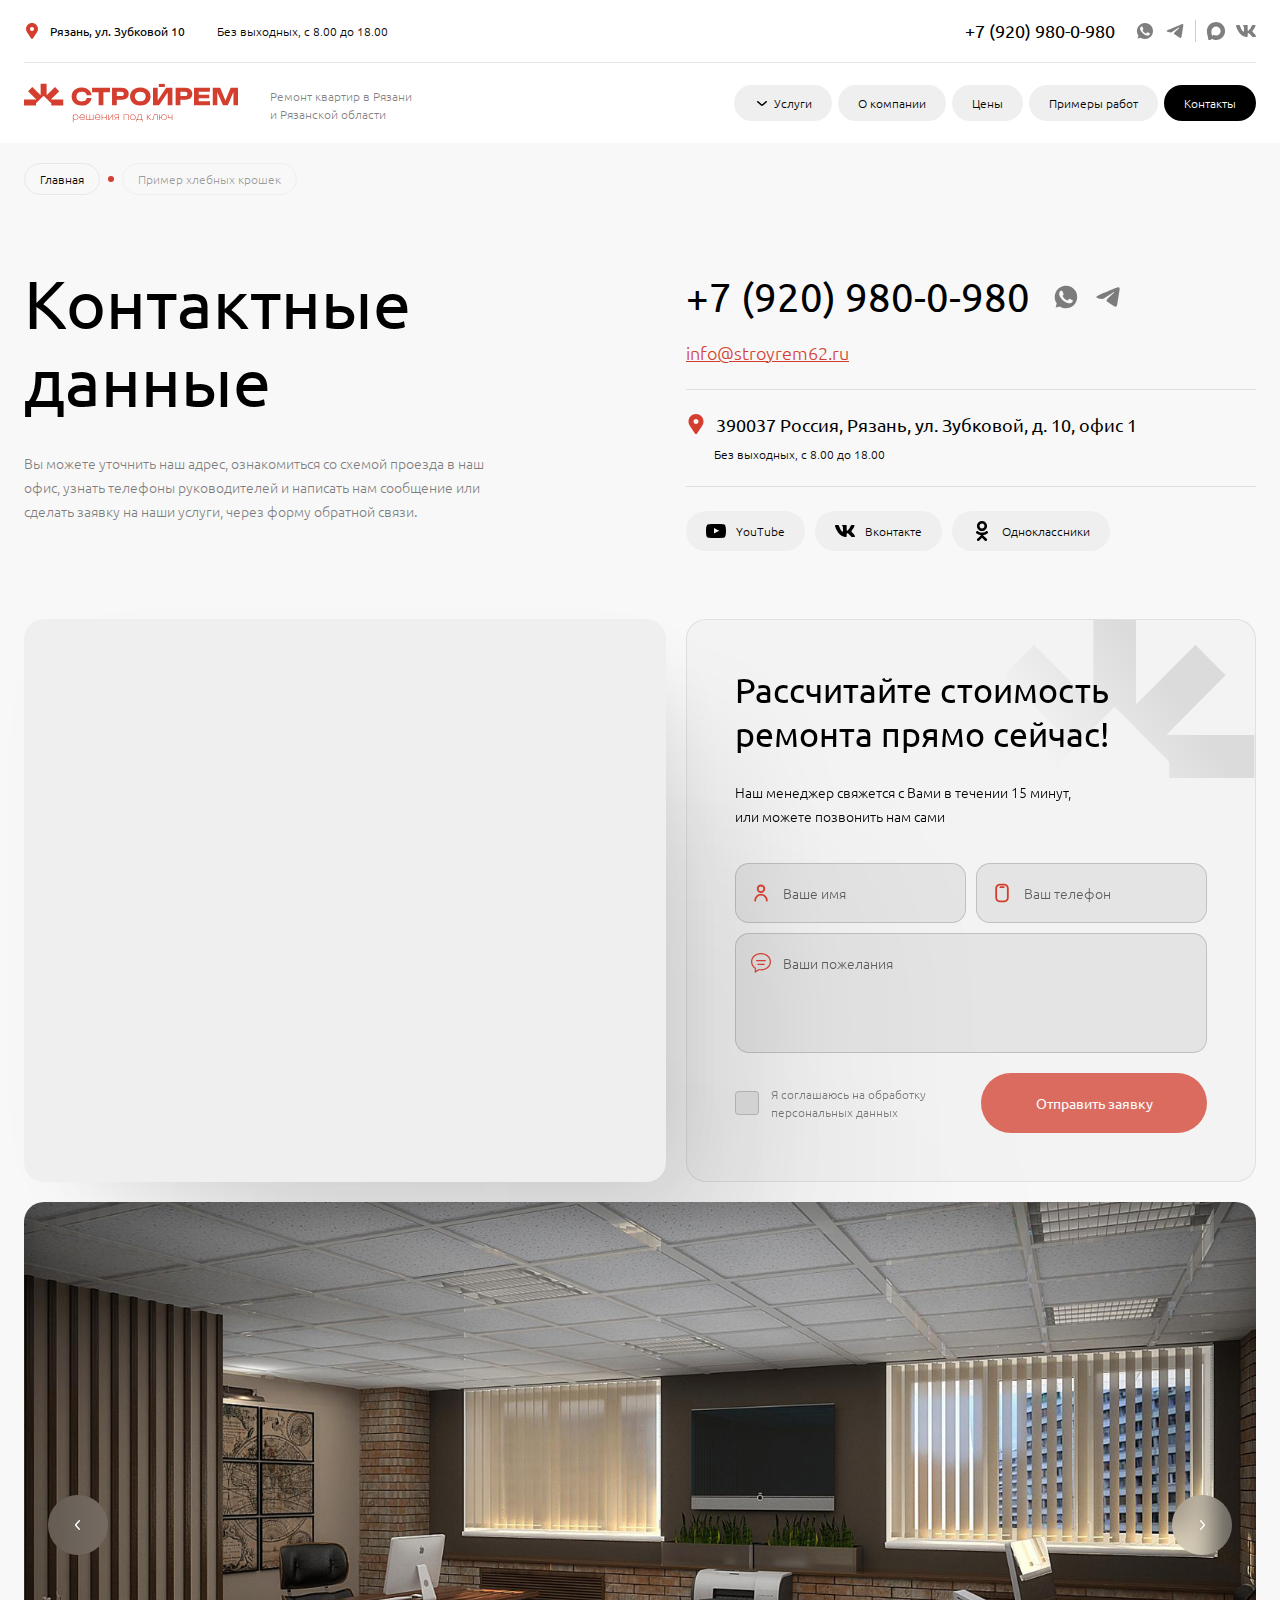
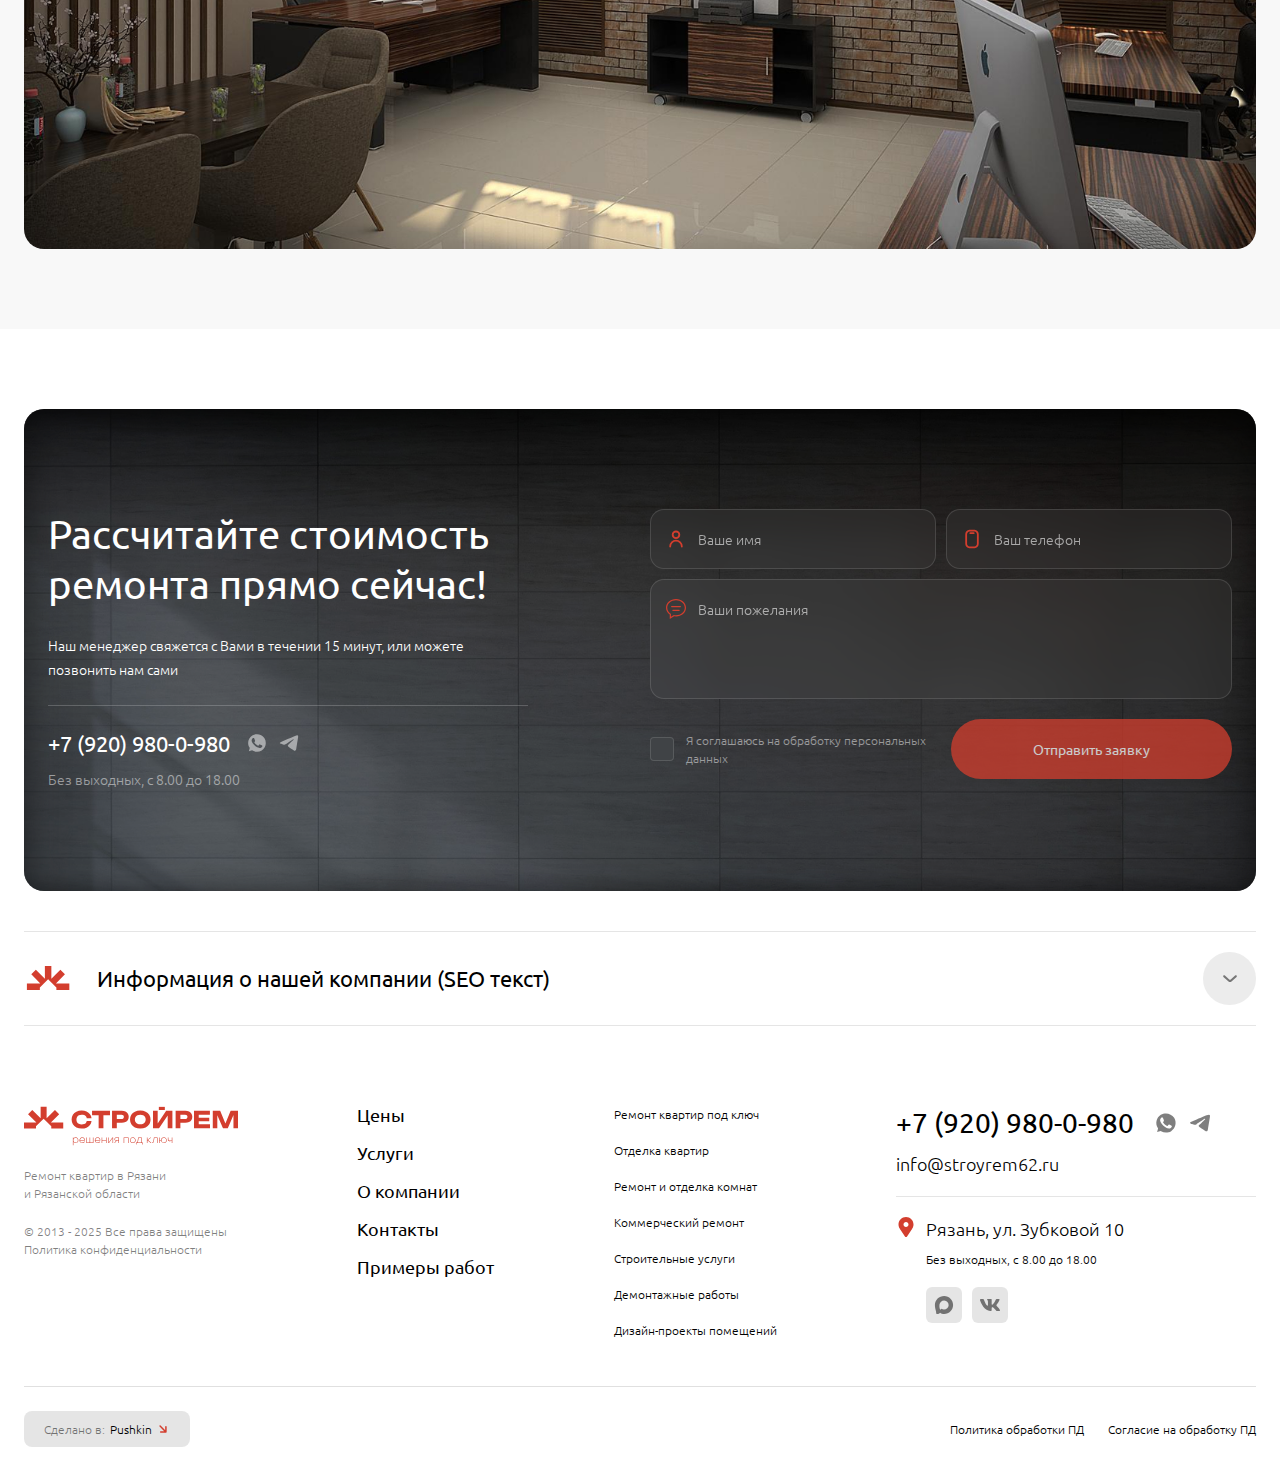
<file: contacts.html>
<!DOCTYPE html>
<html lang="ru">
	<head>
		<meta http-equiv="Content-Type" content="text/html; charset=utf-8">

		<!-- Adapting the page for mobile devices -->
		<meta name="viewport" content="width=device-width, initial-scale=1, maximum-scale=1">

		<!-- Prohibition of phone number recognition -->
		<meta name="format-detection" content="telephone=no">
		<meta name="SKYPE_TOOLBAR" content ="SKYPE_TOOLBAR_PARSER_COMPATIBLE">

		<!-- Page title -->
		<title>Заголовок страницы</title>

		<!-- Meta description -->
		<meta name="description" content="">

		<!-- Meta Keywords -->
		<meta name="keywords" content="">

		<!-- Changing the color of the mobile browser panel -->
		<meta name="msapplication-TileColor" content="#000000">
		<meta name="theme-color" content="#000000">

		<!-- Connecting style files -->
		<link rel="stylesheet" href="css/swiper-bundle.min.css">
		<link rel="stylesheet" href="css/swiper.css">
		<link rel="stylesheet" href="css/fancybox.css">
		<link rel="stylesheet" href="css/ion.rangeSlider.css">
		<link rel="stylesheet" href="css/styles.css">

		<link rel="stylesheet" href="css/response_1599.css" media="print, (max-width: 1599px)">
		<link rel="stylesheet" href="css/response_1439.css" media="print, (max-width: 1439px)">
		<link rel="stylesheet" href="css/response_1279.css" media="print, (max-width: 1279px)">
		<link rel="stylesheet" href="css/response_1023.css" media="print, (max-width: 1023px)">
		<link rel="stylesheet" href="css/response_767.css" media="print, (max-width: 767px)">
	</head>

	<body>
		<div class="wrap">
			<div class="main">
				<header>
					<div class="cont">
						<div class="row">
							<div class="location">
								<svg class="icon"><use xlink:href="images/sprite.svg#ic_location"></use></svg>
								<span>Рязань, ул. Зубковой 10</span>
							</div>

							<div class="work_time">Без выходных, с 8.00 до 18.00</div>

							<div class="contacts">
								<div class="phone">
									<a href="tel:+7 (920) 980-0-980">+7 (920) 980-0-980</a>
								</div>

								<div class="messengers">
									<a href="./" target="_blank" rel="noopener nofollow">
										<svg class="icon"><use xlink:href="images/sprite.svg#ic_whatsapp"></use></svg>
									</a>

									<a href="./" target="_blank" rel="noopener nofollow">
										<svg class="icon"><use xlink:href="images/sprite.svg#ic_tg"></use></svg>
									</a>

									<div class="sep"></div>

									<a href="./" target="_blank" rel="noopener nofollow">
										<svg class="icon"><use xlink:href="images/sprite.svg#ic_max"></use></svg>
									</a>

									<a href="./" target="_blank" rel="noopener nofollow">
										<svg class="icon"><use xlink:href="images/sprite.svg#ic_vk"></use></svg>
									</a>
								</div>
							</div>
						</div>

						<div class="row">
							<a href="./" class="logo">
								<img src="images/logo.svg" alt="">
							</a>

							<div class="slogan">Ремонт квартир в Рязани<br> и Рязанской области</div>

							<nav class="menu">
								<div class="menu_item">
									<a href="./" class="sub_link">
										<svg class="arr"><use xlink:href="images/sprite.svg#ic_arr_ver"></use></svg>
										<span>Услуги</span>
									</a>

									<div class="sub_menu">
										<div class="cont">
											<div class="services_grid">
												<div class="grid_row">
													<div><a href="./service.html" class="service">
														<span class="icon">
															<svg><use xlink:href="images/services_sprite.svg#ic_service1"></use></svg>
														</span>

														<span>Ремонт квартир под ключ</span>
													</a></div>

													<div><a href="./service.html" class="service sub_link" data-info="2">
														<span class="icon">
															<svg><use xlink:href="images/services_sprite.svg#ic_service2"></use></svg>
														</span>

														<span>Отделка<br> квартир</span>
													</a></div>

													<div><a href="./service.html" class="service">
														<span class="icon">
															<svg><use xlink:href="images/services_sprite.svg#ic_service3"></use></svg>
														</span>

														<span>Ремонт и отделка комнат</span>
													</a></div>

													<div><a href="./service.html" class="service">
														<span class="icon">
															<svg><use xlink:href="images/services_sprite.svg#ic_service4"></use></svg>
														</span>

														<span>Коммерческий ремонт</span>
													</a></div>

													<div><a href="./service.html" class="service">
														<span class="icon">
															<svg><use xlink:href="images/services_sprite.svg#ic_service5"></use></svg>
														</span>

														<span>Строительные услуги</span>
													</a></div>

													<div><a href="./service.html" class="service">
														<span class="icon">
															<svg><use xlink:href="images/services_sprite.svg#ic_service6"></use></svg>
														</span>

														<span>Демонтажные работы</span>
													</a></div>

													<div><a href="./service.html" class="service">
														<span class="icon">
															<svg><use xlink:href="images/services_sprite.svg#ic_service7"></use></svg>
														</span>

														<span>Дизайн-проекты помещений</span>
													</a></div>
												</div>
											</div>

											<div class="menu_service_info menu_service_info2">
												<div class="grid_row">
													<div class="col_left scroll">
														<div class="list">
															<div class="item">
																<div class="main">
																	<a href="./service.html">Демонтажные работы</a>
																</div>

																<div class="sub">
																	<div><a href="./service.html">Демонтаж стен</a></div>

																	<div><a href="./service.html">Демонтаж полов</a></div>

																	<div><a href="./service.html">Демонтаж перегородок</a></div>

																	<div><a href="./service.html">Демонтаж потолка</a></div>

																	<div><a href="./service.html">Демонтаж плитки</a></div>

																	<div><a href="./service.html">Демонтаж здания</a></div>

																	<div><a href="./service.html">Демонтаж дверей и окон</a></div>

																	<div><a href="./service.html">Демонтаж кровли</a></div>
																</div>
															</div>

															<div class="item">
																<div class="main">
																	<a href="./service.html">Поклейка обоев</a>
																</div>
															</div>

															<div class="item">
																<div class="main">
																	<a href="./service.html">Сварочные работы</a>
																</div>
															</div>

															<div class="item">
																<div class="main">
																	<a href="./service.html">Малярные работы</a>
																</div>

																<div class="sub">
																	<div><a href="./service.html">Покраска фасадов</a></div>

																	<div><a href="./service.html">Покраска стен</a></div>

																	<div><a href="./service.html">Покраска обоев</a></div>

																	<div><a href="./service.html">Покраска потолка</a></div>

																	<div><a href="./service.html">Безвоздушная покраска</a></div>

																	<div><a href="./service.html">Покраска окон</a></div>

																	<div><a href="./service.html">Покраса крыш</a></div>

																	<div><a href="./service.html">Покраска деревянного дома</a></div>
																</div>
															</div>

															<div class="item">
																<div class="main">
																	<a href="./service.html">Плиточные работы</a>
																</div>

																<div class="sub">
																	<div><a href="./service.html">Укладка керамгранита</a></div>

																	<div><a href="./service.html">Укладка кропноформатной плитки</a></div>

																	<div><a href="./service.html">Затирка швов</a></div>

																	<div><a href="./service.html">Поделки из керамогранита</a></div>

																	<div><a href="./service.html">Фартук из плитки</a></div>

																	<div><a href="./service.html">Душевой поддон из плитки</a></div>
																</div>
															</div>

															<div class="item">
																<div class="main">
																	<a href="./service.html">Демонтажные работы</a>
																</div>

																<div class="sub">
																	<div><a href="./service.html">Демонтаж стен</a></div>

																	<div><a href="./service.html">Демонтаж полов</a></div>

																	<div><a href="./service.html">Демонтаж перегородок</a></div>

																	<div><a href="./service.html">Демонтаж потолка</a></div>

																	<div><a href="./service.html">Демонтаж плитки</a></div>

																	<div><a href="./service.html">Демонтаж здания</a></div>

																	<div><a href="./service.html">Демонтаж дверей и окон</a></div>

																	<div><a href="./service.html">Демонтаж кровли</a></div>
																</div>
															</div>

															<div class="item">
																<div class="main">
																	<a href="./service.html">Поклейка обоев</a>
																</div>
															</div>

															<div class="item">
																<div class="main">
																	<a href="./service.html">Сварочные работы</a>
																</div>
															</div>

															<div class="item">
																<div class="main">
																	<a href="./service.html">Малярные работы</a>
																</div>

																<div class="sub">
																	<div><a href="./service.html">Покраска фасадов</a></div>

																	<div><a href="./service.html">Покраска стен</a></div>

																	<div><a href="./service.html">Покраска обоев</a></div>

																	<div><a href="./service.html">Покраска потолка</a></div>

																	<div><a href="./service.html">Безвоздушная покраска</a></div>

																	<div><a href="./service.html">Покраска окон</a></div>

																	<div><a href="./service.html">Покраса крыш</a></div>

																	<div><a href="./service.html">Покраска деревянного дома</a></div>
																</div>
															</div>

															<div class="item">
																<div class="main">
																	<a href="./service.html">Плиточные работы</a>
																</div>

																<div class="sub">
																	<div><a href="./service.html">Укладка керамгранита</a></div>

																	<div><a href="./service.html">Укладка кропноформатной плитки</a></div>

																	<div><a href="./service.html">Затирка швов</a></div>

																	<div><a href="./service.html">Поделки из керамогранита</a></div>

																	<div><a href="./service.html">Фартук из плитки</a></div>

																	<div><a href="./service.html">Душевой поддон из плитки</a></div>
																</div>
															</div>
														</div>
													</div>

													<div class="col_right">
														<div class="popular">
															<div class="title">
																<svg class="icon"><use xlink:href="images/sprite.svg#ic_popular"></use></svg>
																<span>Популярное</span>
															</div>

															<div class="grid_row">
																<a href="./service.html" class="link">
																	<div class="name">Демонтаж перегородок</div>

																	<div class="arr">
																		<svg class="icon"><use xlink:href="images/sprite.svg#ic_arr_hor"></use></svg>
																	</div>
																</a>

																<a href="./service.html" class="link">
																	<div class="name">Покраска обоев</div>

																	<div class="arr">
																		<svg class="icon"><use xlink:href="images/sprite.svg#ic_arr_hor"></use></svg>
																	</div>
																</a>

																<a href="./service.html" class="link">
																	<div class="name">Укладка керамгранита</div>

																	<div class="arr">
																		<svg class="icon"><use xlink:href="images/sprite.svg#ic_arr_hor"></use></svg>
																	</div>
																</a>

																<a href="./service.html" class="link">
																	<div class="name">Демонтаж кровли</div>

																	<div class="arr">
																		<svg class="icon"><use xlink:href="images/sprite.svg#ic_arr_hor"></use></svg>
																	</div>
																</a>

																<a href="./service.html" class="link">
																	<div class="name">Демонтаж здания</div>

																	<div class="arr">
																		<svg class="icon"><use xlink:href="images/sprite.svg#ic_arr_hor"></use></svg>
																	</div>
																</a>

																<a href="./service.html" class="link">
																	<div class="name">Фартук из плитки</div>

																	<div class="arr">
																		<svg class="icon"><use xlink:href="images/sprite.svg#ic_arr_hor"></use></svg>
																	</div>
																</a>
															</div>

															<!-- <div class="grid_row">
																<a href="./service.html" class="link with_thumb">
																	<div class="name">Демонтаж перегородок</div>

																	<div class="arr">
																		<svg class="icon"><use xlink:href="images/sprite.svg#ic_arr_hor"></use></svg>
																	</div>

																	<picture class="thumb">
																		<img src="images/tmp/popular_thumb.jpg" alt="" loading="lazy" class="cover">
																	</picture>
																</a>

																<a href="./service.html" class="link with_thumb">
																	<div class="name">Покраска обоев</div>

																	<div class="arr">
																		<svg class="icon"><use xlink:href="images/sprite.svg#ic_arr_hor"></use></svg>
																	</div>

																	<picture class="thumb">
																		<img src="images/tmp/popular_thumb.jpg" alt="" loading="lazy" class="cover">
																	</picture>
																</a>

																<a href="./service.html" class="link with_thumb">
																	<div class="name">Укладка керамгранита</div>

																	<div class="arr">
																		<svg class="icon"><use xlink:href="images/sprite.svg#ic_arr_hor"></use></svg>
																	</div>

																	<picture class="thumb">
																		<img src="images/tmp/popular_thumb.jpg" alt="" loading="lazy" class="cover">
																	</picture>
																</a>

																<a href="./service.html" class="link with_thumb">
																	<div class="name">Демонтаж кровли</div>

																	<div class="arr">
																		<svg class="icon"><use xlink:href="images/sprite.svg#ic_arr_hor"></use></svg>
																	</div>

																	<picture class="thumb">
																		<img src="images/tmp/popular_thumb.jpg" alt="" loading="lazy" class="cover">
																	</picture>
																</a>

																<a href="./service.html" class="link with_thumb">
																	<div class="name">Демонтаж здания</div>

																	<div class="arr">
																		<svg class="icon"><use xlink:href="images/sprite.svg#ic_arr_hor"></use></svg>
																	</div>

																	<picture class="thumb">
																		<img src="images/tmp/popular_thumb.jpg" alt="" loading="lazy" class="cover">
																	</picture>
																</a>

																<a href="./service.html" class="link with_thumb">
																	<div class="name">Фартук из плитки</div>

																	<div class="arr">
																		<svg class="icon"><use xlink:href="images/sprite.svg#ic_arr_hor"></use></svg>
																	</div>

																	<picture class="thumb">
																		<img src="images/tmp/popular_thumb.jpg" alt="" loading="lazy" class="cover">
																	</picture>
																</a>
															</div> -->
														</div>
													</div>
												</div>
											</div>
										</div>
									</div>
								</div>

								<div class="menu_item">
									<a href="./about.html">
										<span>О компании</span>
									</a>
								</div>

								<div class="menu_item">
									<a href="./price-list.html">
										<span>Цены</span>
									</a>
								</div>

								<div class="menu_item">
									<a href="./cases.html">
										<span>Примеры работ</span>
									</a>
								</div>

								<div class="menu_item">
									<a href="./contacts.html" class="active">
										<span>Контакты</span>
									</a>
								</div>
							</nav>
						</div>
					</div>
				</header>


				<section class="mob_header">
					<div class="cont row">
						<div class="logo">
							<img src="images/logo.svg" alt="">
						</div>

						<button class="mob_menu_btn">
							<svg class="icon"><use xlink:href="images/sprite.svg#ic_menu"></use></svg>
							<svg class="icon"><use xlink:href="images/sprite.svg#ic_close"></use></svg>
						</button>
					</div>
				</section>


				<section class="mob_menu">
					<div class="scroll">
						<div class="cont">
							<div class="menu">
								<div><a href="./" class="sub_link" data-sub="1">
									<span>Услуги</span>
									<svg class="icon"><use xlink:href="images/sprite.svg#ic_arr_hor"></use></svg>
								</a></div>

								<div><a href="./">
									<span>О компании</span>
								</a></div>

								<div><a href="./">
									<span>Цены</span>
								</a></div>

								<div><a href="./">
									<span>Примеры работ</span>
								</a></div>

								<div><a href="./">
									<span>Контакты</span>
								</a></div>
							</div>

							<div class="contacts">
								<div class="phone">
									<a href="+7 (920) 980-0-980">+7 (920) 980-0-980</a>
								</div>

								<div class="messengers">
									<a href="./" target="_blank" rel="noopener nofollow">
										<svg class="icon"><use xlink:href="images/sprite.svg#ic_whatsapp"></use></svg>
									</a>

									<a href="./" target="_blank" rel="noopener nofollow">
										<svg class="icon"><use xlink:href="images/sprite.svg#ic_tg"></use></svg>
									</a>
								</div>

								<div class="email">
									<a href="mailto:info@stroyrem62.ru">info@stroyrem62.ru</a>
								</div>

								<div class="socials">
									<a href="./" target="_blank" rel="noopener nofollow">
										<svg class="icon"><use xlink:href="images/sprite.svg#ic_max"></use></svg>
									</a>

									<a href="./" target="_blank" rel="noopener nofollow">
										<svg class="icon"><use xlink:href="images/sprite.svg#ic_vk"></use></svg>
									</a>
								</div>

								<div class="location">
									<svg class="icon"><use xlink:href="images/sprite.svg#ic_location"></use></svg>
									<span>Рязань, ул. Зубковой 10</span>
								</div>

								<div class="work_time">Без выходных, с 8.00 до 18.00</div>
							</div>
						</div>
					</div>

					<div class="sub sub1">
						<div class="scroll">
							<div class="cont">
								<button class="back_btn">
									<svg class="icon"><use xlink:href="images/sprite.svg#ic_arr_hor"></use></svg>
									<span>Услуги</span>
								</button>

								<div class="items">
									<div><a href="./service.html" class="service sub_link" data-sub="1">
										<svg class="icon"><use xlink:href="images/services_sprite.svg#ic_service1"></use></svg>

										<span>Ремонт квартир под ключ</span>
									</a></div>

									<div><a href="./service.html" class="service">
										<svg class="icon"><use xlink:href="images/services_sprite.svg#ic_service2"></use></svg>

										<span>Отделка квартир</span>
									</a></div>

									<div><a href="./service.html" class="service">
										<svg class="icon"><use xlink:href="images/services_sprite.svg#ic_service3"></use></svg>

										<span>Ремонт и отделка комнат</span>
									</a></div>

									<div><a href="./service.html" class="service">
										<svg class="icon"><use xlink:href="images/services_sprite.svg#ic_service4"></use></svg>

										<span>Коммерческий ремонт</span>
									</a></div>

									<div><a href="./service.html" class="service">
										<svg class="icon"><use xlink:href="images/services_sprite.svg#ic_service5"></use></svg>

										<span>Строительные услуги</span>
									</a></div>

									<div><a href="./service.html" class="service">
										<svg class="icon"><use xlink:href="images/services_sprite.svg#ic_service6"></use></svg>

										<span>Демонтажные работы</span>
									</a></div>

									<div><a href="./service.html" class="service">
										<svg class="icon"><use xlink:href="images/services_sprite.svg#ic_service7"></use></svg>

										<span>Дизайн-проекты помещений</span>
									</a></div>
								</div>
							</div>
						</div>
					</div>

					<div class="sub_service sub_service1">
						<div class="scroll">
							<div class="cont">
								<button class="back_btn">
									<svg class="icon"><use xlink:href="images/sprite.svg#ic_arr_hor"></use></svg>
									<span>Ремонт квартир под ключ</span>
								</button>

								<div class="items">
									<div class="item">
										<div class="main">
											<a href="./">Демонтажные работы</a>
										</div>

										<div class="links">
											<div><a href="./">
												<svg class="icon"><use xlink:href="images/sprite.svg#ic_popular"></use></svg>
												<span>Демонтаж стен</span>
											</a></div>

											<div><a href="./">Демонтаж полов</a></div>

											<div><a href="./">Демонтаж перегородок</a></div>

											<div><a href="./">Демонтаж потолка</a></div>

											<div><a href="./">Демонтаж плитки</a></div>

											<div><a href="./">Демонтаж здания</a></div>

											<div><a href="./">Демонтаж дверей и окон</a></div>

											<div><a href="./">Демонтаж кровли</a></div>
										</div>
									</div>

									<div class="item">
										<div class="main">
											<a href="./">Поклейка обоев</a>
										</div>
									</div>

									<div class="item">
										<div class="main">
											<a href="./">Сварочные работы</a>
										</div>
									</div>

									<div class="item">
										<div class="main">
											<a href="./">Малярные работы</a>
										</div>

										<div class="links">
											<div><a href="./">Покраска фасадов</a></div>

											<div><a href="./">Покраска стен</a></div>

											<div><a href="./">Покраска обоев</a></div>

											<div><a href="./">Покраска потолка</a></div>

											<div><a href="./">Безвоздушная покраска</a></div>

											<div><a href="./">Покраска окон</a></div>

											<div><a href="./">Покраса крыш</a></div>

											<div><a href="./">Покраска деревянного дома</a></div>
										</div>
									</div>

									<div class="item">
										<div class="main">
											<a href="./">Плиточные работы</a>
										</div>

										<div class="links">
											<div><a href="./">Укладка керамгранита</a></div>

											<div><a href="./">Укладка кропноформатной плитки</a></div>

											<div><a href="./">Затирка швов</a></div>

											<div><a href="./">Поделки из керамогранита</a></div>

											<div><a href="./">Фартук из плитки</a></div>

											<div><a href="./">Душевой поддон из плитки</a></div>
										</div>
									</div>
								</div>
							</div>
						</div>
					</div>
				</section>


				<section class="contacts_info block small_m">
					<div class="bg">
						<div class="cont">
							<div class="breadcrumbs">
								<a href="./">Главная</a>

								<span class="sep"></span>

								<span class="current">Пример хлебных крошек</span>
							</div>

							<div class="row">
								<div class="info">
									<h1 class="title">Контактные данные</h1>

									<div class="desc">
										<p>Вы можете уточнить наш адрес, ознакомиться со схемой проезда в наш офис, узнать телефоны руководителей и написать нам сообщение или сделать заявку на наши услуги, через форму обратной связи.</p>
									</div>
								</div>

								<div class="data">
									<div class="phone">
										<a href="+7 (920) 980-0-980">+7 (920) 980-0-980</a>
									</div>

									<div class="messengers">
										<a href="./" target="_blank" rel="noopener nofollow">
											<svg class="icon"><use xlink:href="images/sprite.svg#ic_whatsapp"></use></svg>
										</a>

										<a href="./" target="_blank" rel="noopener nofollow">
											<svg class="icon"><use xlink:href="images/sprite.svg#ic_tg"></use></svg>
										</a>
									</div>

									<div class="email">
										<a href="mailto:info@stroyrem62.ru">info@stroyrem62.ru</a>
									</div>

									<div class="location">
										<svg class="icon"><use xlink:href="images/sprite.svg#ic_location"></use></svg>
										<span>390037 Россия, Рязань, ул. Зубковой, д. 10, офис 1</span>
									</div>

									<div class="work_time">Без выходных, с 8.00 до 18.00</div>

									<div class="socials">
										<a href="./" target="_blank" rel="noopener nofollow">
											<svg class="icon"><use xlink:href="images/sprite.svg#ic_youtube"></use></svg>
											<span>YouTube</span>
										</a>

										<a href="./" target="_blank" rel="noopener nofollow">
											<svg class="icon"><use xlink:href="images/sprite.svg#ic_vk"></use></svg>
											<span>Вконтакте</span>
										</a>

										<a href="./" target="_blank" rel="noopener nofollow">
											<svg class="icon"><use xlink:href="images/sprite.svg#ic_odnokl"></use></svg>
											<span>Одноклассники</span>
										</a>
									</div>
								</div>
							</div>
						</div>

						<div class="cont big_w">
							<div class="row">
								<div class="map">

								</div>

								<div class="action_form">
									<div class="block_head">
										<div class="title">Рассчитайте стоимость ремонта прямо сейчас!</div>

										<div class="desc">Наш менеджер свяжется с Вами в течении 15 минут,<br> или можете позвонить нам сами</div>
									</div>

									<form action="" class="form">
										<div class="columns">
											<div class="line">
												<div class="field">
													<svg class="icon"><use xlink:href="images/sprite.svg#ic_user"></use></svg>

													<input type="text" name="" value="" class="input" placeholder="Ваше имя">
												</div>
											</div>

											<div class="line">
												<div class="field">
													<svg class="icon"><use xlink:href="images/sprite.svg#ic_phone"></use></svg>

													<input type="tel" name="" value="" class="input" placeholder="Ваш телефон">
												</div>
											</div>
										</div>

										<div class="line">
											<div class="field">
												<svg class="icon"><use xlink:href="images/sprite.svg#ic_message"></use></svg>

												<textarea name="" placeholder="Ваши пожелания"></textarea>
											</div>
										</div>

										<div class="submit">
											<div class="agree">
												<label class="checkbox">
													<input type="checkbox" name="">

													<div class="check">
														<svg><use xlink:href="images/sprite.svg#ic_check"></use></svg>
													</div>

													<div>Я соглашаюсь на обработку персональных данных</div>
												</label>
											</div>

											<button type="submit" class="submit_btn" disabled>Отправить заявку</button>
										</div>
									</form>

									<picture class="logo">
										<img src="images/action_form_logo.svg" alt="" loading="lazy">
									</picture>
								</div>
							</div>

							<div class="images_slider">
								<div class="swiper">
									<div class="swiper-wrapper">
										<div class="swiper-slide">
											<a href="images/tmp/images_slider_img.jpg" class="thumb fancy_img" data-fancybox="gallery">
												<picture class="image">
													<img src="images/tmp/images_slider_img.jpg" alt="" loading="lazy" class="cover">
												</picture>
											</a>
										</div>

										<div class="swiper-slide">
											<a href="images/tmp/images_slider_img.jpg" class="thumb fancy_img" data-fancybox="gallery">
												<picture class="image">
													<img src="images/tmp/images_slider_img.jpg" alt="" loading="lazy" class="cover">
												</picture>
											</a>
										</div>

										<div class="swiper-slide">
											<a href="images/tmp/images_slider_img.jpg" class="thumb fancy_img" data-fancybox="gallery">
												<picture class="image">
													<img src="images/tmp/images_slider_img.jpg" alt="" loading="lazy" class="cover">
												</picture>
											</a>
										</div>
									</div>

									<button class="swiper-button-prev">
										<svg class="icon"><use xlink:href="images/sprite.svg#ic_arr_hor"></use></svg>
									</button>

									<button class="swiper-button-next">
										<svg class="icon"><use xlink:href="images/sprite.svg#ic_arr_hor"></use></svg>
									</button>
								</div>
							</div>
						</div>
					</div>
				</section>


				<section class="action_form">
					<div class="cont big_w">
						<div class="data">
							<div class="cont">
								<div class="info">
									<div class="block_head">
										<div class="title">Рассчитайте стоимость ремонта прямо сейчас!</div>

										<div class="desc">Наш менеджер свяжется с Вами в течении 15 минут, или можете позвонить нам сами</div>
									</div>

									<div class="contacts">
										<div class="phone">
											<a href="+7 (920) 980-0-980">+7 (920) 980-0-980</a>
										</div>

										<div class="messengers">
											<a href="./" target="_blank" rel="noopener nofollow">
												<svg class="icon"><use xlink:href="images/sprite.svg#ic_whatsapp"></use></svg>
											</a>

											<a href="./" target="_blank" rel="noopener nofollow">
												<svg class="icon"><use xlink:href="images/sprite.svg#ic_tg"></use></svg>
											</a>
										</div>

										<div class="work_time">Без выходных, с 8.00 до 18.00</div>
									</div>
								</div>

								<form action="" class="form">
									<div class="columns">
										<div class="line">
											<div class="field">
												<svg class="icon"><use xlink:href="images/sprite.svg#ic_user"></use></svg>

												<input type="text" name="" value="" class="input" placeholder="Ваше имя">
											</div>
										</div>

										<div class="line">
											<div class="field">
												<svg class="icon"><use xlink:href="images/sprite.svg#ic_phone"></use></svg>

												<input type="tel" name="" value="" class="input" placeholder="Ваш телефон">
											</div>
										</div>
									</div>

									<div class="line">
										<div class="field">
											<svg class="icon"><use xlink:href="images/sprite.svg#ic_message"></use></svg>

											<textarea name="" placeholder="Ваши пожелания"></textarea>
										</div>
									</div>

									<div class="submit">
										<div class="agree">
											<label class="checkbox">
												<input type="checkbox" name="">

												<div class="check">
													<svg><use xlink:href="images/sprite.svg#ic_check"></use></svg>
												</div>

												<div>Я соглашаюсь на обработку персональных данных</div>
											</label>
										</div>

										<button type="submit" class="submit_btn" disabled>Отправить заявку</button>
									</div>
								</form>
							</div>

							<picture class="bg">
								<img src="images/tmp/bg_action_form.jpg" alt="" loading="lazy" class="cover">
							</picture>
						</div>
					</div>
				</section>


				<section class="information block small_m">
					<div class="cont">
						<div class="accordion">
							<div class="accordion_item">
								<div class="head">
									<svg class="logo"><use xlink:href="images/sprite.svg#ic_logo"></use></svg>

									<div class="title">Информация о нашей компании (SEO текст)</div>

									<div class="icon_wrap">
										<svg class="icon"><use xlink:href="images/sprite.svg#ic_arr_ver"></use></svg>
									</div>
								</div>

								<div class="data">
									<div class="text_block">
										<p>Дизайнерский ремонт квартиры – это комплексное обновление интерьера с учетом современных тенденций, эргономики и индивидуального стиля заказчика. Мы разрабатываем уникальные проекты, подбираем материалы, выполняем все виды строительных и отделочных работ, создавая комфортное пространство для жизни.</p>

										<p>Каждый проект начинается с детального анализа ваших пожеланий, планировки помещения и функциональных требований. Мы учитываем освещение, цветовые сочетания, материалы и текстуры, чтобы интерьер получился стильным, удобным и долговечным.</p>

										<p>Дизайнерский ремонт под ключ позволяет полностью избежать хлопот, связанных с организацией строительных процессов. Мы берем на себя все этапы: от проектирования до финальной сдачи объекта, строго соблюдая сроки и утвержденный бюджет.</p>

										<h2>Индивидуальный стиль</h2>

										<p>Каждый проект начинается с детального анализа ваших пожеланий, планировки помещения и функциональных требований. Мы учитываем освещение, цветовые сочетания, материалы и текстуры, чтобы интерьер получился стильным, удобным и долговечным.</p>

										<p><a href="./">Дизайнерский ремонт</a> под ключ позволяет полностью избежать хлопот, связанных с организацией строительных процессов. Мы берем на себя все этапы: от проектирования до финальной сдачи объекта, строго соблюдая сроки и утвержденный бюджет.</p>

										<ul>
											<li><b>Кухни</b> — создадим уютное и функциональное пространство для готовки и семейных ужинов.</li>

											<li><b>Ванной и санузла</b> — выполним все работы с учетом высокой влажности и установим сантехнику.</li>

											<li><b>Гостиной</b> — поможем реализовать дизайн-проект для комнаты, где вы принимаете гостей и отдыхаете.</li>
										</ul>
									</div>
								</div>
							</div>
						</div>
					</div>
				</section>
			</div>


			<footer>
				<div class="cont">
					<div class="row">
						<div class="info">
							<div class="logo">
								<img src="images/logo.svg" alt="">
							</div>

							<div class="slogan">Ремонт квартир в Рязани<br> и Рязанской области</div>

							<div class="copyright">
								&copy; 2013 - 2025 Все права защищены<br>

								<a href="./">Политика конфиденциальности</a>
							</div>
						</div>

						<div class="menu">
							<div><a href="./price-list.html">Цены</a></div>

							<div><a href="./service.html">Услуги</a></div>

							<div><a href="./about.html">О компании</a></div>

							<div><a href="./contacts.html">Контакты</a></div>

							<div><a href="./cases.html">Примеры работ</a></div>
						</div>

						<div class="services">
							<div><a href="./service.html">Ремонт квартир под ключ</a></div>

							<div><a href="./service.html">Отделка квартир</a></div>

							<div><a href="./service.html">Ремонт и отделка комнат</a></div>

							<div><a href="./service.html">Коммерческий ремонт</a></div>

							<div><a href="./service.html">Строительные услуги</a></div>

							<div><a href="./service.html">Демонтажные работы</a></div>

							<div><a href="./service.html">Дизайн-проекты помещений</a></div>
						</div>

						<div class="contacts">
							<div class="phone">
								<a href="+7 (920) 980-0-980">+7 (920) 980-0-980</a>
							</div>

							<div class="messengers">
								<a href="./" target="_blank" rel="noopener nofollow">
									<svg class="icon"><use xlink:href="images/sprite.svg#ic_whatsapp"></use></svg>
								</a>

								<a href="./" target="_blank" rel="noopener nofollow">
									<svg class="icon"><use xlink:href="images/sprite.svg#ic_tg"></use></svg>
								</a>
							</div>

							<div class="email">
								<a href="mailto:info@stroyrem62.ru">info@stroyrem62.ru</a>
							</div>

							<div class="location">
								<svg class="icon"><use xlink:href="images/sprite.svg#ic_location"></use></svg>
								<span>Рязань, ул. Зубковой 10</span>
							</div>

							<div class="work_time">Без выходных, с 8.00 до 18.00</div>

							<div class="socials">
								<a href="./" target="_blank" rel="noopener nofollow">
									<svg class="icon"><use xlink:href="images/sprite.svg#ic_max"></use></svg>
								</a>

								<a href="./" target="_blank" rel="noopener nofollow">
									<svg class="icon"><use xlink:href="images/sprite.svg#ic_vk"></use></svg>
								</a>
							</div>
						</div>
					</div>

					<div class="row">
						<div class="creator">
							<a href="./" target="_blank" rel="noopener">
								<span>Сделано в: <span>Pushkin</span></span>
								<svg class="icon"><use xlink:href="images/sprite.svg#ic_arrow_diagonal"></use></svg>
							</a>
						</div>

						<div class="links">
							<div><a href="./">Политика обработки ПД</a></div>

							<div><a href="./">Согласие на обработку ПД</a></div>
						</div>

						<div class="copyright mob_copyright">
							&copy; 2013 - 2025 Все права защищены<br>

							<a href="./">Политика конфиденциальности</a>
						</div>
					</div>
				</div>
			</footer>


			<div class="overlay"></div>
		</div>


		<!-- <section class="modal" id="order_modal">
			<div class="modal_title">Рассчитайте стоимость ремонта прямо сейчас!</div>

			<div class="modal_desc">Наш менеджер свяжется с Вами в течении 15 минут,<br> или можете позвонить нам сами</div>

			<form action="" class="form">
				<div class="line">
					<div class="field">
						<svg class="icon"><use xlink:href="images/sprite.svg#ic_user"></use></svg>

						<input type="text" name="" value="" class="input" placeholder="Ваше имя">
					</div>
				</div>

				<div class="line">
					<div class="field">
						<svg class="icon"><use xlink:href="images/sprite.svg#ic_phone"></use></svg>

						<input type="tel" name="" value="" class="input" placeholder="Ваш телефон">
					</div>
				</div>

				<div class="line agree">
					<label class="checkbox">
						<input type="checkbox" name="">

						<div class="check">
							<svg><use xlink:href="images/sprite.svg#ic_check"></use></svg>
						</div>

						<div>Я соглашаюсь на обработку персональных данных</div>
					</label>
				</div>

				<div class="submit">
					<button type="submit" class="submit_btn full_w" disabled>Отправить заявку</button>
				</div>
			</form>
		</section> -->


		<section class="modal big_w" id="order_modal">
			<div class="modal_title">Рассчитайте стоимость ремонта прямо сейчас!</div>

			<div class="modal_desc">Наш менеджер свяжется с Вами в течении 15 минут,<br> или можете позвонить нам сами</div>

			<form action="" class="form">
				<div class="columns">
					<div class="line">
						<div class="field">
							<svg class="icon"><use xlink:href="images/sprite.svg#ic_user"></use></svg>

							<input type="text" name="" value="" class="input" placeholder="Ваше имя">
						</div>
					</div>

					<div class="line">
						<div class="field">
							<svg class="icon"><use xlink:href="images/sprite.svg#ic_phone"></use></svg>

							<input type="tel" name="" value="" class="input" placeholder="Ваш телефон">
						</div>
					</div>
				</div>

				<div class="line">
					<div class="field">
						<svg class="icon"><use xlink:href="images/sprite.svg#ic_message"></use></svg>

						<textarea name="" placeholder="Ваши пожелания"></textarea>
					</div>
				</div>

				<div class="submit">
					<div class="agree">
						<label class="checkbox">
							<input type="checkbox" name="">

							<div class="check">
								<svg><use xlink:href="images/sprite.svg#ic_check"></use></svg>
							</div>

							<div>Я соглашаюсь на<br> обработку персональных данных</div>
						</label>
					</div>

					<button type="submit" class="submit_btn" disabled>Отправить заявку</button>
				</div>
			</form>
		</section>


		<!-- Connecting javascript files -->
		<script src="js/jquery-3.7.1.min.js"></script>
		<script src="js/functions.js"></script>
		<script src="js/swiper-bundle.min.js"></script>
		<script src="js/fancybox.js"></script>
		<script src="js/imask.js"></script>
		<script src="js/ion.rangeSlider.min.js"></script>
		<script src="js/scripts.js"></script>
	</body>
</html>
</file>
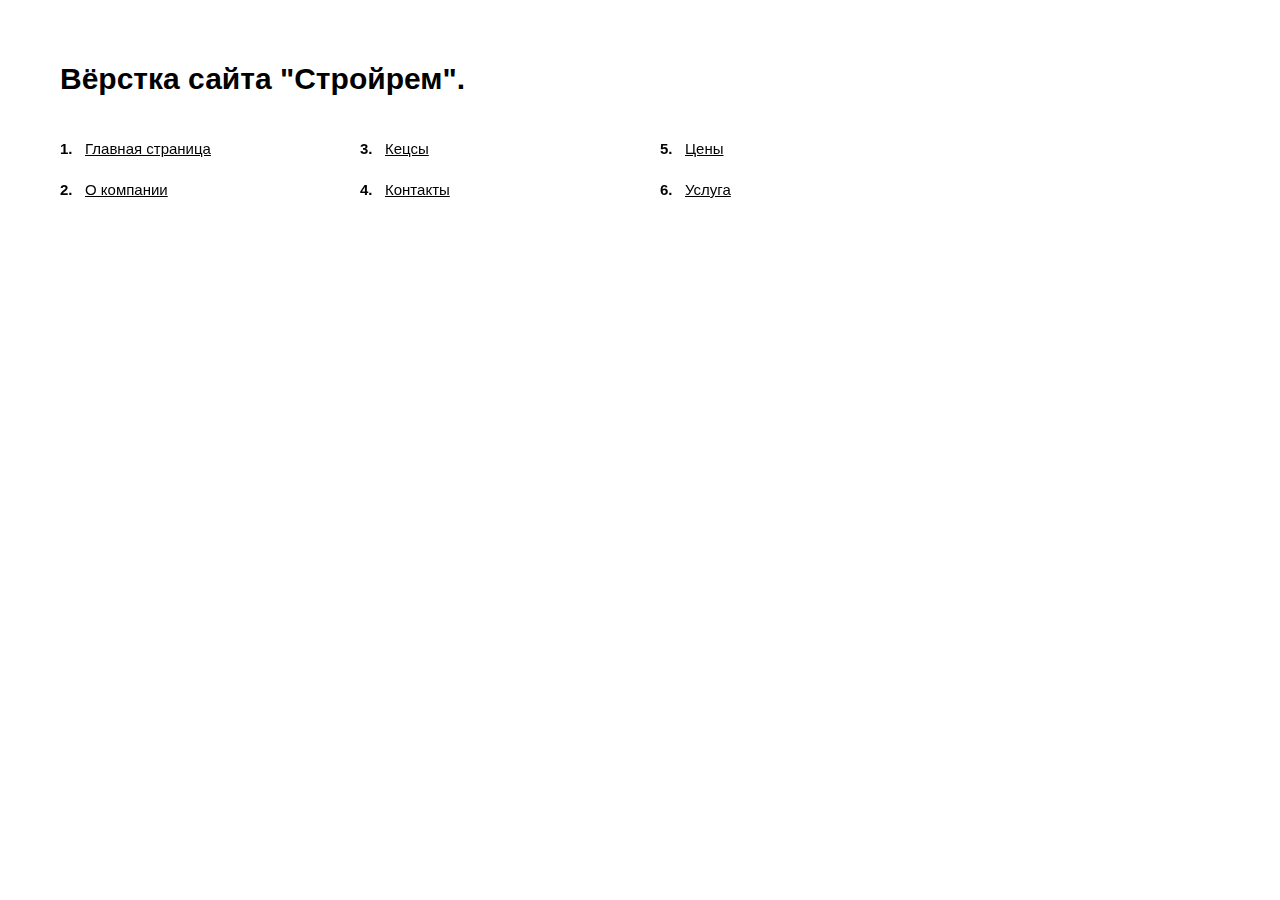
<file: demo_links.html>
<!DOCTYPE html>
<html lang="ru">
	<head>
		<meta http-equiv="Content-Type" content="text/html; charset=utf-8">

		<!-- Адаптирование страницы для мобильных устройств -->
		<meta name="viewport" content="width=device-width, initial-scale=1, maximum-scale=1">

		<!-- Запрет распознования номера телефона -->
		<meta name="format-detection" content="telephone=no">
		<meta name="SKYPE_TOOLBAR" content ="SKYPE_TOOLBAR_PARSER_COMPATIBLE">

		<style>
			*
			{
			    box-sizing: border-box;
			    margin: 0;
			    padding: 0;
			}

			*:before,
			*:after
			{
			    box-sizing: border-box;
			}


			.demo_links
			{
			    padding: 60px;
			}

			.demo_links .title
			{
			    font-family: Arial, 'Helvetica Neue', Helvetica, sans-serif;
			    font-size: 30px;
			    font-weight: 700;
			    line-height: 38px;

			    margin-bottom: 40px;
			}

			.demo_links ol
			{
			    font-family: Arial, 'Helvetica Neue', Helvetica, sans-serif;
			    font-size: 15px;
			    line-height: 21px;

			    counter-reset: li;

			    column-gap: 40px;
			    column-count: 4;
			}

			.demo_links ol li
			{
			    position: relative;

			    display: block;
			    overflow: hidden;

			    padding-left: 25px;

			    list-style-type: none;

			    transform: translateZ(0);

			    --webkit-column-break-inside: avoid;
			    page-break-inside: avoid;
			    break-inside: avoid;
			}

			.demo_links ol li + li
			{
			    margin-top: 20px;
			}

			.demo_links ol li:before
			{
			    color: var(--text_color);
			    font-weight: 700;

			    position: absolute;
			    top: 0;
			    left: 0;

			    content: counters(li, '.') '.';
			    counter-increment: li;
			}


			.demo_links li a
			{
			    color: #000;
			}

			.demo_links li a:hover
			{
			    text-decoration: none;
			}


			@media (max-width: 1279px)
			{
			    .demo_links ol
			    {
			        column-count: 3;
			    }
			}


			@media (max-width: 1023px)
			{
			    .demo_links
			    {
			        padding: 40px;
			    }

			    .demo_links .title
			    {
			        font-size: 28px;
			        line-height: 34px;

			        margin-bottom: 25px;
			    }

			    .demo_links ol
			    {
			        column-count: 2;
			    }
			}


			@media (max-width: 767px)
			{
			    .demo_links
			    {
			        padding: 30px;
			    }

			    .demo_links .title
			    {
			        font-size: 26px;
			        line-height: 32px;
			    }

			    .demo_links ol
			    {
			        column-gap: 40px;
			    }
			}


			@media (max-width: 479px)
			{
			    .demo_links
			    {
			        padding: 20px;
			    }

			    .demo_links .title
			    {
			        font-size: 22px;
			        line-height: 28px;

			        margin-bottom: 25px;
			    }

			    .demo_links ol
			    {
			        column-count: 1;
			    }

			    .demo_links ol li + li
			    {
			        margin-top: 15px;
			    }
			}

		</style>
	</head>

	<body>
		<div class="demo_links">
			<div class="title">Вёрстка сайта "Стройрем".</div>

			<ol>
				<li><a href="./index.html" target="_blank">Главная страница</a></li>
				<li><a href="./about.html" target="_blank">О компании</a></li>
				<li><a href="./cases.html" target="_blank">Кецсы</a></li>
				<li><a href="./contacts.html" target="_blank">Контакты</a></li>
				<li><a href="./price-list.html" target="_blank">Цены</a></li>
				<li><a href="./service.html" target="_blank">Услуга</a></li>
			</ol>
		</div>
	</body>
</html>
</file>
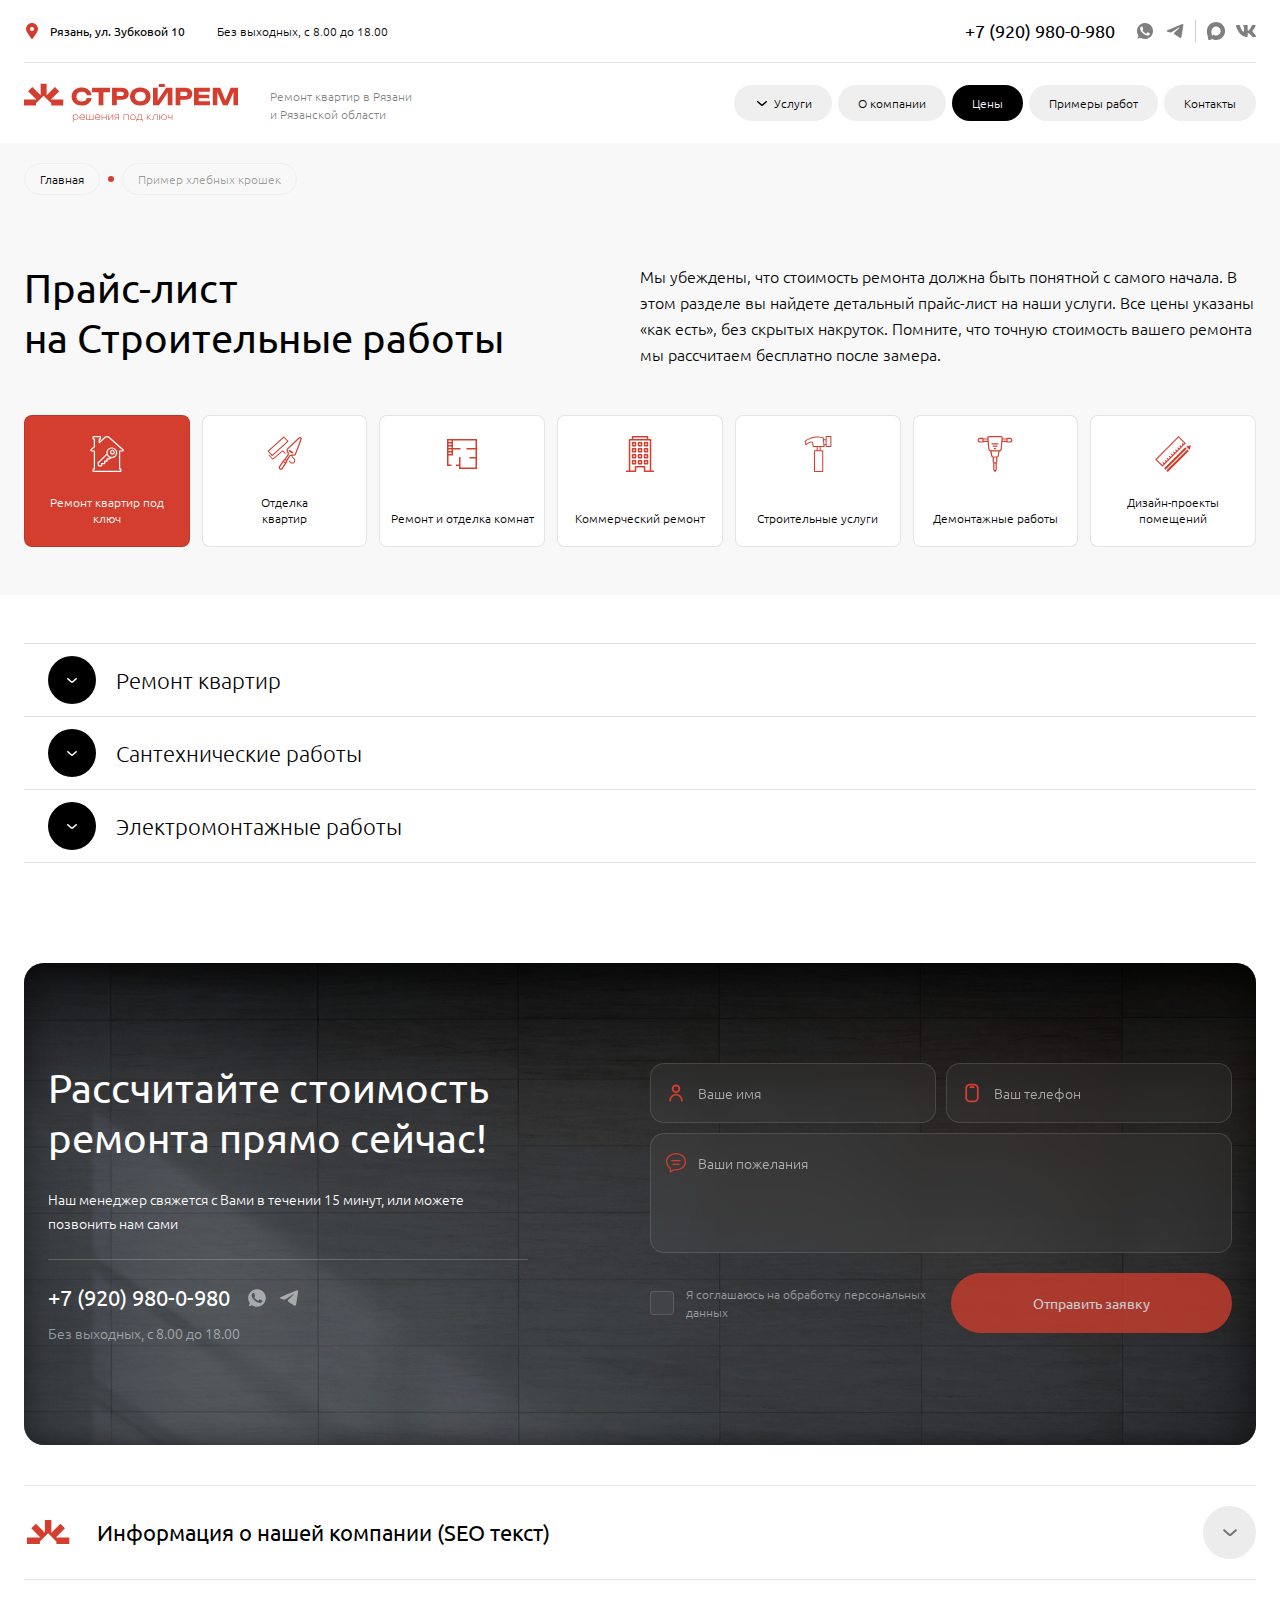
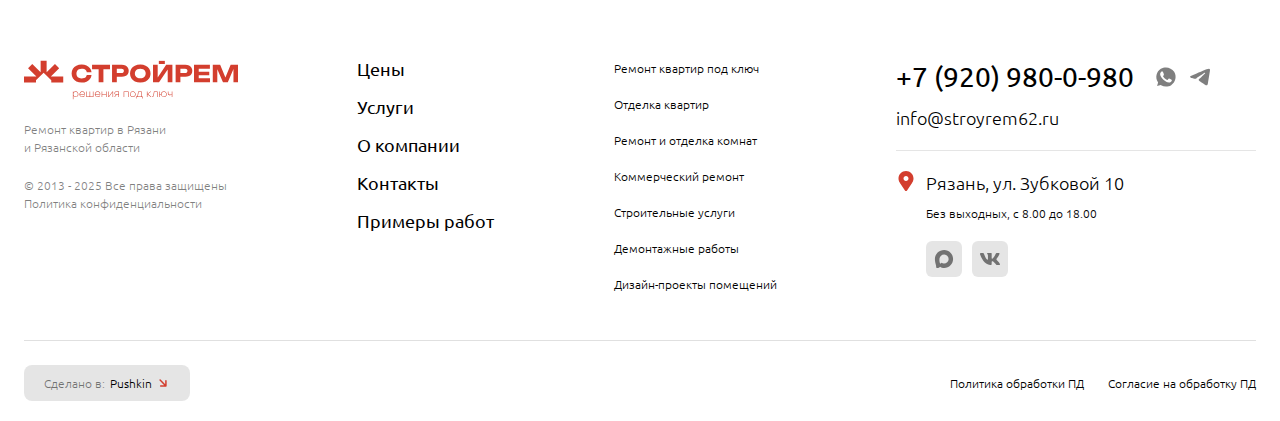
<file: price-list.html>
<!DOCTYPE html>
<html lang="ru">
	<head>
		<meta http-equiv="Content-Type" content="text/html; charset=utf-8">

		<!-- Adapting the page for mobile devices -->
		<meta name="viewport" content="width=device-width, initial-scale=1, maximum-scale=1">

		<!-- Prohibition of phone number recognition -->
		<meta name="format-detection" content="telephone=no">
		<meta name="SKYPE_TOOLBAR" content ="SKYPE_TOOLBAR_PARSER_COMPATIBLE">

		<!-- Page title -->
		<title>Заголовок страницы</title>

		<!-- Meta description -->
		<meta name="description" content="">

		<!-- Meta Keywords -->
		<meta name="keywords" content="">

		<!-- Changing the color of the mobile browser panel -->
		<meta name="msapplication-TileColor" content="#000000">
		<meta name="theme-color" content="#000000">

		<!-- Connecting style files -->
		<link rel="stylesheet" href="css/swiper-bundle.min.css">
		<link rel="stylesheet" href="css/swiper.css">
		<link rel="stylesheet" href="css/fancybox.css">
		<link rel="stylesheet" href="css/ion.rangeSlider.css">
		<link rel="stylesheet" href="css/styles.css">

		<link rel="stylesheet" href="css/response_1599.css" media="print, (max-width: 1599px)">
		<link rel="stylesheet" href="css/response_1439.css" media="print, (max-width: 1439px)">
		<link rel="stylesheet" href="css/response_1279.css" media="print, (max-width: 1279px)">
		<link rel="stylesheet" href="css/response_1023.css" media="print, (max-width: 1023px)">
		<link rel="stylesheet" href="css/response_767.css" media="print, (max-width: 767px)">
	</head>

	<body>
		<div class="wrap">
			<div class="main">
				<header>
					<div class="cont">
						<div class="row">
							<div class="location">
								<svg class="icon"><use xlink:href="images/sprite.svg#ic_location"></use></svg>
								<span>Рязань, ул. Зубковой 10</span>
							</div>

							<div class="work_time">Без выходных, с 8.00 до 18.00</div>

							<div class="contacts">
								<div class="phone">
									<a href="tel:+7 (920) 980-0-980">+7 (920) 980-0-980</a>
								</div>

								<div class="messengers">
									<a href="./" target="_blank" rel="noopener nofollow">
										<svg class="icon"><use xlink:href="images/sprite.svg#ic_whatsapp"></use></svg>
									</a>

									<a href="./" target="_blank" rel="noopener nofollow">
										<svg class="icon"><use xlink:href="images/sprite.svg#ic_tg"></use></svg>
									</a>

									<div class="sep"></div>

									<a href="./" target="_blank" rel="noopener nofollow">
										<svg class="icon"><use xlink:href="images/sprite.svg#ic_max"></use></svg>
									</a>

									<a href="./" target="_blank" rel="noopener nofollow">
										<svg class="icon"><use xlink:href="images/sprite.svg#ic_vk"></use></svg>
									</a>
								</div>
							</div>
						</div>

						<div class="row">
							<a href="./" class="logo">
								<img src="images/logo.svg" alt="">
							</a>

							<div class="slogan">Ремонт квартир в Рязани<br> и Рязанской области</div>

							<nav class="menu">
								<div class="menu_item">
									<a href="./" class="sub_link">
										<svg class="arr"><use xlink:href="images/sprite.svg#ic_arr_ver"></use></svg>
										<span>Услуги</span>
									</a>

									<div class="sub_menu">
										<div class="cont">
											<div class="services_grid">
												<div class="grid_row">
													<div><a href="./" class="service">
														<span class="icon">
															<svg><use xlink:href="images/services_sprite.svg#ic_service1"></use></svg>
														</span>

														<span>Ремонт квартир под ключ</span>
													</a></div>

													<div><a href="./" class="service sub_link" data-info="2">
														<span class="icon">
															<svg><use xlink:href="images/services_sprite.svg#ic_service2"></use></svg>
														</span>

														<span>Отделка<br> квартир</span>
													</a></div>

													<div><a href="./" class="service">
														<span class="icon">
															<svg><use xlink:href="images/services_sprite.svg#ic_service3"></use></svg>
														</span>

														<span>Ремонт и отделка комнат</span>
													</a></div>

													<div><a href="./" class="service">
														<span class="icon">
															<svg><use xlink:href="images/services_sprite.svg#ic_service4"></use></svg>
														</span>

														<span>Коммерческий ремонт</span>
													</a></div>

													<div><a href="./" class="service">
														<span class="icon">
															<svg><use xlink:href="images/services_sprite.svg#ic_service5"></use></svg>
														</span>

														<span>Строительные услуги</span>
													</a></div>

													<div><a href="./" class="service">
														<span class="icon">
															<svg><use xlink:href="images/services_sprite.svg#ic_service6"></use></svg>
														</span>

														<span>Демонтажные работы</span>
													</a></div>

													<div><a href="./" class="service">
														<span class="icon">
															<svg><use xlink:href="images/services_sprite.svg#ic_service7"></use></svg>
														</span>

														<span>Дизайн-проекты помещений</span>
													</a></div>
												</div>
											</div>

											<div class="menu_service_info menu_service_info2">
												<div class="grid_row">
													<div class="col_left scroll">
														<div class="list">
															<div class="item">
																<div class="main">
																	<a href="./">Демонтажные работы</a>
																</div>

																<div class="sub">
																	<div><a href="./">Демонтаж стен</a></div>

																	<div><a href="./">Демонтаж полов</a></div>

																	<div><a href="./">Демонтаж перегородок</a></div>

																	<div><a href="./">Демонтаж потолка</a></div>

																	<div><a href="./">Демонтаж плитки</a></div>

																	<div><a href="./">Демонтаж здания</a></div>

																	<div><a href="./">Демонтаж дверей и окон</a></div>

																	<div><a href="./">Демонтаж кровли</a></div>
																</div>
															</div>

															<div class="item">
																<div class="main">
																	<a href="./">Поклейка обоев</a>
																</div>
															</div>

															<div class="item">
																<div class="main">
																	<a href="./">Сварочные работы</a>
																</div>
															</div>

															<div class="item">
																<div class="main">
																	<a href="./">Малярные работы</a>
																</div>

																<div class="sub">
																	<div><a href="./">Покраска фасадов</a></div>

																	<div><a href="./">Покраска стен</a></div>

																	<div><a href="./">Покраска обоев</a></div>

																	<div><a href="./">Покраска потолка</a></div>

																	<div><a href="./">Безвоздушная покраска</a></div>

																	<div><a href="./">Покраска окон</a></div>

																	<div><a href="./">Покраса крыш</a></div>

																	<div><a href="./">Покраска деревянного дома</a></div>
																</div>
															</div>

															<div class="item">
																<div class="main">
																	<a href="./">Плиточные работы</a>
																</div>

																<div class="sub">
																	<div><a href="./">Укладка керамгранита</a></div>

																	<div><a href="./">Укладка кропноформатной плитки</a></div>

																	<div><a href="./">Затирка швов</a></div>

																	<div><a href="./">Поделки из керамогранита</a></div>

																	<div><a href="./">Фартук из плитки</a></div>

																	<div><a href="./">Душевой поддон из плитки</a></div>
																</div>
															</div>

															<div class="item">
																<div class="main">
																	<a href="./">Демонтажные работы</a>
																</div>

																<div class="sub">
																	<div><a href="./">Демонтаж стен</a></div>

																	<div><a href="./">Демонтаж полов</a></div>

																	<div><a href="./">Демонтаж перегородок</a></div>

																	<div><a href="./">Демонтаж потолка</a></div>

																	<div><a href="./">Демонтаж плитки</a></div>

																	<div><a href="./">Демонтаж здания</a></div>

																	<div><a href="./">Демонтаж дверей и окон</a></div>

																	<div><a href="./">Демонтаж кровли</a></div>
																</div>
															</div>

															<div class="item">
																<div class="main">
																	<a href="./">Поклейка обоев</a>
																</div>
															</div>

															<div class="item">
																<div class="main">
																	<a href="./">Сварочные работы</a>
																</div>
															</div>

															<div class="item">
																<div class="main">
																	<a href="./">Малярные работы</a>
																</div>

																<div class="sub">
																	<div><a href="./">Покраска фасадов</a></div>

																	<div><a href="./">Покраска стен</a></div>

																	<div><a href="./">Покраска обоев</a></div>

																	<div><a href="./">Покраска потолка</a></div>

																	<div><a href="./">Безвоздушная покраска</a></div>

																	<div><a href="./">Покраска окон</a></div>

																	<div><a href="./">Покраса крыш</a></div>

																	<div><a href="./">Покраска деревянного дома</a></div>
																</div>
															</div>

															<div class="item">
																<div class="main">
																	<a href="./">Плиточные работы</a>
																</div>

																<div class="sub">
																	<div><a href="./">Укладка керамгранита</a></div>

																	<div><a href="./">Укладка кропноформатной плитки</a></div>

																	<div><a href="./">Затирка швов</a></div>

																	<div><a href="./">Поделки из керамогранита</a></div>

																	<div><a href="./">Фартук из плитки</a></div>

																	<div><a href="./">Душевой поддон из плитки</a></div>
																</div>
															</div>
														</div>
													</div>

													<div class="col_right">
														<div class="popular">
															<div class="title">
																<svg class="icon"><use xlink:href="images/sprite.svg#ic_popular"></use></svg>
																<span>Популярное</span>
															</div>

															<div class="grid_row">
																<a href="./" class="link">
																	<div class="name">Демонтаж перегородок</div>

																	<div class="arr">
																		<svg class="icon"><use xlink:href="images/sprite.svg#ic_arr_hor"></use></svg>
																	</div>
																</a>

																<a href="./" class="link">
																	<div class="name">Покраска обоев</div>

																	<div class="arr">
																		<svg class="icon"><use xlink:href="images/sprite.svg#ic_arr_hor"></use></svg>
																	</div>
																</a>

																<a href="./" class="link">
																	<div class="name">Укладка керамгранита</div>

																	<div class="arr">
																		<svg class="icon"><use xlink:href="images/sprite.svg#ic_arr_hor"></use></svg>
																	</div>
																</a>

																<a href="./" class="link">
																	<div class="name">Демонтаж кровли</div>

																	<div class="arr">
																		<svg class="icon"><use xlink:href="images/sprite.svg#ic_arr_hor"></use></svg>
																	</div>
																</a>

																<a href="./" class="link">
																	<div class="name">Демонтаж здания</div>

																	<div class="arr">
																		<svg class="icon"><use xlink:href="images/sprite.svg#ic_arr_hor"></use></svg>
																	</div>
																</a>

																<a href="./" class="link">
																	<div class="name">Фартук из плитки</div>

																	<div class="arr">
																		<svg class="icon"><use xlink:href="images/sprite.svg#ic_arr_hor"></use></svg>
																	</div>
																</a>
															</div>

															<!-- <div class="grid_row">
																<a href="./" class="link with_thumb">
																	<div class="name">Демонтаж перегородок</div>

																	<div class="arr">
																		<svg class="icon"><use xlink:href="images/sprite.svg#ic_arr_hor"></use></svg>
																	</div>

																	<picture class="thumb">
																		<img src="images/tmp/popular_thumb.jpg" alt="" loading="lazy" class="cover">
																	</picture>
																</a>

																<a href="./" class="link with_thumb">
																	<div class="name">Покраска обоев</div>

																	<div class="arr">
																		<svg class="icon"><use xlink:href="images/sprite.svg#ic_arr_hor"></use></svg>
																	</div>

																	<picture class="thumb">
																		<img src="images/tmp/popular_thumb.jpg" alt="" loading="lazy" class="cover">
																	</picture>
																</a>

																<a href="./" class="link with_thumb">
																	<div class="name">Укладка керамгранита</div>

																	<div class="arr">
																		<svg class="icon"><use xlink:href="images/sprite.svg#ic_arr_hor"></use></svg>
																	</div>

																	<picture class="thumb">
																		<img src="images/tmp/popular_thumb.jpg" alt="" loading="lazy" class="cover">
																	</picture>
																</a>

																<a href="./" class="link with_thumb">
																	<div class="name">Демонтаж кровли</div>

																	<div class="arr">
																		<svg class="icon"><use xlink:href="images/sprite.svg#ic_arr_hor"></use></svg>
																	</div>

																	<picture class="thumb">
																		<img src="images/tmp/popular_thumb.jpg" alt="" loading="lazy" class="cover">
																	</picture>
																</a>

																<a href="./" class="link with_thumb">
																	<div class="name">Демонтаж здания</div>

																	<div class="arr">
																		<svg class="icon"><use xlink:href="images/sprite.svg#ic_arr_hor"></use></svg>
																	</div>

																	<picture class="thumb">
																		<img src="images/tmp/popular_thumb.jpg" alt="" loading="lazy" class="cover">
																	</picture>
																</a>

																<a href="./" class="link with_thumb">
																	<div class="name">Фартук из плитки</div>

																	<div class="arr">
																		<svg class="icon"><use xlink:href="images/sprite.svg#ic_arr_hor"></use></svg>
																	</div>

																	<picture class="thumb">
																		<img src="images/tmp/popular_thumb.jpg" alt="" loading="lazy" class="cover">
																	</picture>
																</a>
															</div> -->
														</div>
													</div>
												</div>
											</div>
										</div>
									</div>
								</div>

								<div class="menu_item">
									<a href="./about.html">
										<span>О компании</span>
									</a>
								</div>

								<div class="menu_item">
									<a href="./price-list.html" class="active">
										<span>Цены</span>
									</a>
								</div>

								<div class="menu_item">
									<a href="./cases.html">
										<span>Примеры работ</span>
									</a>
								</div>

								<div class="menu_item">
									<a href="./contacts.html">
										<span>Контакты</span>
									</a>
								</div>
							</nav>
						</div>
					</div>
				</header>


				<section class="mob_header">
					<div class="cont row">
						<div class="logo">
							<img src="images/logo.svg" alt="">
						</div>

						<button class="mob_menu_btn">
							<svg class="icon"><use xlink:href="images/sprite.svg#ic_menu"></use></svg>
							<svg class="icon"><use xlink:href="images/sprite.svg#ic_close"></use></svg>
						</button>
					</div>
				</section>


				<section class="mob_menu">
					<div class="scroll">
						<div class="cont">
							<div class="menu">
								<div><a href="./" class="sub_link" data-sub="1">
									<span>Услуги</span>
									<svg class="icon"><use xlink:href="images/sprite.svg#ic_arr_hor"></use></svg>
								</a></div>

								<div><a href="./">
									<span>О компании</span>
								</a></div>

								<div><a href="./">
									<span>Цены</span>
								</a></div>

								<div><a href="./">
									<span>Примеры работ</span>
								</a></div>

								<div><a href="./">
									<span>Контакты</span>
								</a></div>
							</div>

							<div class="contacts">
								<div class="phone">
									<a href="+7 (920) 980-0-980">+7 (920) 980-0-980</a>
								</div>

								<div class="messengers">
									<a href="./" target="_blank" rel="noopener nofollow">
										<svg class="icon"><use xlink:href="images/sprite.svg#ic_whatsapp"></use></svg>
									</a>

									<a href="./" target="_blank" rel="noopener nofollow">
										<svg class="icon"><use xlink:href="images/sprite.svg#ic_tg"></use></svg>
									</a>
								</div>

								<div class="email">
									<a href="mailto:info@stroyrem62.ru">info@stroyrem62.ru</a>
								</div>

								<div class="socials">
									<a href="./" target="_blank" rel="noopener nofollow">
										<svg class="icon"><use xlink:href="images/sprite.svg#ic_max"></use></svg>
									</a>

									<a href="./" target="_blank" rel="noopener nofollow">
										<svg class="icon"><use xlink:href="images/sprite.svg#ic_vk"></use></svg>
									</a>
								</div>

								<div class="location">
									<svg class="icon"><use xlink:href="images/sprite.svg#ic_location"></use></svg>
									<span>Рязань, ул. Зубковой 10</span>
								</div>

								<div class="work_time">Без выходных, с 8.00 до 18.00</div>
							</div>
						</div>
					</div>

					<div class="sub sub1">
						<div class="scroll">
							<div class="cont">
								<button class="back_btn">
									<svg class="icon"><use xlink:href="images/sprite.svg#ic_arr_hor"></use></svg>
									<span>Услуги</span>
								</button>

								<div class="items">
									<div><a href="./service.html" class="service sub_link" data-sub="1">
										<svg class="icon"><use xlink:href="images/services_sprite.svg#ic_service1"></use></svg>

										<span>Ремонт квартир под ключ</span>
									</a></div>

									<div><a href="./service.html" class="service">
										<svg class="icon"><use xlink:href="images/services_sprite.svg#ic_service2"></use></svg>

										<span>Отделка квартир</span>
									</a></div>

									<div><a href="./service.html" class="service">
										<svg class="icon"><use xlink:href="images/services_sprite.svg#ic_service3"></use></svg>

										<span>Ремонт и отделка комнат</span>
									</a></div>

									<div><a href="./service.html" class="service">
										<svg class="icon"><use xlink:href="images/services_sprite.svg#ic_service4"></use></svg>

										<span>Коммерческий ремонт</span>
									</a></div>

									<div><a href="./service.html" class="service">
										<svg class="icon"><use xlink:href="images/services_sprite.svg#ic_service5"></use></svg>

										<span>Строительные услуги</span>
									</a></div>

									<div><a href="./service.html" class="service">
										<svg class="icon"><use xlink:href="images/services_sprite.svg#ic_service6"></use></svg>

										<span>Демонтажные работы</span>
									</a></div>

									<div><a href="./service.html" class="service">
										<svg class="icon"><use xlink:href="images/services_sprite.svg#ic_service7"></use></svg>

										<span>Дизайн-проекты помещений</span>
									</a></div>
								</div>
							</div>
						</div>
					</div>

					<div class="sub_service sub_service1">
						<div class="scroll">
							<div class="cont">
								<button class="back_btn">
									<svg class="icon"><use xlink:href="images/sprite.svg#ic_arr_hor"></use></svg>
									<span>Ремонт квартир под ключ</span>
								</button>

								<div class="items">
									<div class="item">
										<div class="main">
											<a href="./service.html">Демонтажные работы</a>
										</div>

										<div class="links">
											<div><a href="./">
												<svg class="icon"><use xlink:href="images/sprite.svg#ic_popular"></use></svg>
												<span>Демонтаж стен</span>
											</a></div>

											<div><a href="./service.html">Демонтаж полов</a></div>

											<div><a href="./service.html">Демонтаж перегородок</a></div>

											<div><a href="./service.html">Демонтаж потолка</a></div>

											<div><a href="./service.html">Демонтаж плитки</a></div>

											<div><a href="./service.html">Демонтаж здания</a></div>

											<div><a href="./service.html">Демонтаж дверей и окон</a></div>

											<div><a href="./service.html">Демонтаж кровли</a></div>
										</div>
									</div>

									<div class="item">
										<div class="main">
											<a href="./service.html">Поклейка обоев</a>
										</div>
									</div>

									<div class="item">
										<div class="main">
											<a href="./service.html">Сварочные работы</a>
										</div>
									</div>

									<div class="item">
										<div class="main">
											<a href="./service.html">Малярные работы</a>
										</div>

										<div class="links">
											<div><a href="./service.html">Покраска фасадов</a></div>

											<div><a href="./service.html">Покраска стен</a></div>

											<div><a href="./service.html">Покраска обоев</a></div>

											<div><a href="./service.html">Покраска потолка</a></div>

											<div><a href="./service.html">Безвоздушная покраска</a></div>

											<div><a href="./service.html">Покраска окон</a></div>

											<div><a href="./service.html">Покраса крыш</a></div>

											<div><a href="./service.html">Покраска деревянного дома</a></div>
										</div>
									</div>

									<div class="item">
										<div class="main">
											<a href="./service.html">Плиточные работы</a>
										</div>

										<div class="links">
											<div><a href="./service.html">Укладка керамгранита</a></div>

											<div><a href="./service.html">Укладка кропноформатной плитки</a></div>

											<div><a href="./service.html">Затирка швов</a></div>

											<div><a href="./service.html">Поделки из керамогранита</a></div>

											<div><a href="./service.html">Фартук из плитки</a></div>

											<div><a href="./service.html">Душевой поддон из плитки</a></div>
										</div>
									</div>
								</div>
							</div>
						</div>
					</div>
				</section>


				<section class="price_list block">
					<div class="head_block">
						<div class="cont">
							<div class="breadcrumbs">
								<a href="./">Главная</a>

								<span class="sep"></span>

								<span class="current">Пример хлебных крошек</span>
							</div>

							<div class="row">
								<h1 class="title">Прайс-лист<br> на Строительные работы</h1>

								<div class="desc">
									<p>Мы убеждены, что стоимость ремонта должна быть понятной с самого начала. В этом разделе вы найдете детальный прайс-лист на наши услуги. Все цены указаны «как есть», без скрытых накруток. Помните, что точную стоимость вашего ремонта мы рассчитаем бесплатно после замера.</p>
								</div>
							</div>

							<div class="services_grid">
								<div class="grid_row">
									<div><a class="service active">
										<span class="icon">
											<svg><use xlink:href="images/services_sprite.svg#ic_service1"></use></svg>
										</span>

										<span>Ремонт квартир под ключ</span>
									</a></div>

									<div><a href="./service.html" class="service">
										<span class="icon">
											<svg><use xlink:href="images/services_sprite.svg#ic_service2"></use></svg>
										</span>

										<span>Отделка<br> квартир</span>
									</a></div>

									<div><a href="./service.html" class="service">
										<span class="icon">
											<svg><use xlink:href="images/services_sprite.svg#ic_service3"></use></svg>
										</span>

										<span>Ремонт и отделка комнат</span>
									</a></div>

									<div><a href="./service.html" class="service">
										<span class="icon">
											<svg><use xlink:href="images/services_sprite.svg#ic_service4"></use></svg>
										</span>

										<span>Коммерческий ремонт</span>
									</a></div>

									<div><a href="./service.html" class="service">
										<span class="icon">
											<svg><use xlink:href="images/services_sprite.svg#ic_service5"></use></svg>
										</span>

										<span>Строительные услуги</span>
									</a></div>

									<div><a href="./service.html" class="service">
										<span class="icon">
											<svg><use xlink:href="images/services_sprite.svg#ic_service6"></use></svg>
										</span>

										<span>Демонтажные работы</span>
									</a></div>

									<div><a href="./service.html" class="service">
										<span class="icon">
											<svg><use xlink:href="images/services_sprite.svg#ic_service7"></use></svg>
										</span>

										<span>Дизайн-проекты помещений</span>
									</a></div>
								</div>
							</div>
						</div>
					</div>

					<div class="cont">
						<div class="prices">
							<div class="list">
								<div class="section">
									<div class="head">
										<div class="icon">
											<svg><use xlink:href="images/sprite.svg#ic_arr_ver"></use></svg>
										</div>

										<div class="title">Ремонт квартир</div>
									</div>

									<div class="data">
										<div class="titles">
											<div class="col_name">Наименование работы</div>
											<div class="col_desc">Примечание</div>
											<div class="col_price">Цена за м²</div>
										</div>

										<div class="items">
											<div class="item">
												<div class="col_name">
													<a href="./service.html">Демонтаж перегородок</a>
												</div>

												<div class="col_desc">шт.</div>

												<div class="col_price">от 300 руб.</div>
											</div>

											<div class="item">
												<div class="col_name">Демонтаж унитаза/биде (без сохранения)</div>

												<div class="col_desc">шт.</div>

												<div class="col_price">от 600 руб.</div>
											</div>

											<div class="item">
												<div class="col_name">
													<a href="./service.html">Демонтаж ванны (без выноса)</a>
												</div>

												<div class="col_desc">шт.</div>

												<div class="col_price">от 450 руб.</div>
											</div>

											<div class="item">
												<div class="col_name">Демонтаж радиаторов отопления</div>

												<div class="col_desc">шт.</div>

												<div class="col_price">от 350 руб.</div>
											</div>

											<div class="item">
												<div class="col_name">Демонтаж полотенцесушителя</div>

												<div class="col_desc">шт.</div>

												<div class="col_price">от 550 руб.</div>
											</div>

											<div class="item">
												<div class="col_name">Устройство штробы (под трубу 1/2-3/4″) в бетоне</div>

												<div class="col_desc">шт.</div>

												<div class="col_price">от 550 руб.</div>
											</div>

											<div class="item">
												<div class="col_name">Устройство штробы (под трубу 1/2-3/4″) в кирпиче</div>

												<div class="col_desc">шт.</div>

												<div class="col_price">от 550 руб.</div>
											</div>

											<div class="item">
												<div class="col_name">Устройство штробы (под трубу 40-50 мм.) в бетоне</div>

												<div class="col_desc">шт.</div>

												<div class="col_price">от 550 руб.</div>
											</div>

											<div class="item">
												<div class="col_name">Устройство штробы (под трубу 40-50 мм.) в кирпиче</div>

												<div class="col_desc">шт.</div>

												<div class="col_price">от 550 руб.</div>
											</div>

											<div class="item">
												<div class="col_name">Сверление сквозное толщиной до 25 см. в кирпичной стене</div>

												<div class="col_desc">шт.</div>

												<div class="col_price">от 550 руб.</div>
											</div>

											<div class="item">
												<div class="col_name">Сверление сквозное толщиной до 25 см. в бетонной стене</div>

												<div class="col_desc">шт.</div>

												<div class="col_price">от 550 руб.</div>
											</div>

											<div class="item">
												<div class="col_name">Монтаж трубопровода 1/2 ”- 3/4”</div>

												<div class="col_desc">шт.</div>

												<div class="col_price">от 550 руб.</div>
											</div>

											<div class="item">
												<div class="col_name">Монтаж трубопровода ПВХ 40-100 мм.</div>

												<div class="col_desc">шт.</div>

												<div class="col_price">от 550 руб.</div>
											</div>
										</div>
									</div>
								</div>

								<div class="section">
									<div class="head">
										<div class="icon">
											<svg><use xlink:href="images/sprite.svg#ic_arr_ver"></use></svg>
										</div>

										<div class="title">Сантехнические работы</div>
									</div>

									<div class="data">
										<div class="titles">
											<div class="col_name">Наименование работы</div>
											<div class="col_desc">Примечание</div>
											<div class="col_price">Цена за м²</div>
										</div>

										<div class="items">
											<div class="item">
												<div class="col_name">
													<a href="./">Демонтаж перегородок</a>
												</div>

												<div class="col_desc">шт.</div>

												<div class="col_price">от 300 руб.</div>
											</div>

											<div class="item">
												<div class="col_name">Демонтаж унитаза/биде (без сохранения)</div>

												<div class="col_desc">шт.</div>

												<div class="col_price">от 600 руб.</div>
											</div>

											<div class="item">
												<div class="col_name">
													<a href="./">Демонтаж ванны (без выноса)</a>
												</div>

												<div class="col_desc">шт.</div>

												<div class="col_price">от 450 руб.</div>
											</div>

											<div class="item">
												<div class="col_name">Демонтаж радиаторов отопления</div>

												<div class="col_desc">шт.</div>

												<div class="col_price">от 350 руб.</div>
											</div>

											<div class="item">
												<div class="col_name">Демонтаж полотенцесушителя</div>

												<div class="col_desc">шт.</div>

												<div class="col_price">от 550 руб.</div>
											</div>

											<div class="item">
												<div class="col_name">Устройство штробы (под трубу 1/2-3/4″) в бетоне</div>

												<div class="col_desc">шт.</div>

												<div class="col_price">от 550 руб.</div>
											</div>

											<div class="item">
												<div class="col_name">Устройство штробы (под трубу 1/2-3/4″) в кирпиче</div>

												<div class="col_desc">шт.</div>

												<div class="col_price">от 550 руб.</div>
											</div>

											<div class="item">
												<div class="col_name">Устройство штробы (под трубу 40-50 мм.) в бетоне</div>

												<div class="col_desc">шт.</div>

												<div class="col_price">от 550 руб.</div>
											</div>

											<div class="item">
												<div class="col_name">Устройство штробы (под трубу 40-50 мм.) в кирпиче</div>

												<div class="col_desc">шт.</div>

												<div class="col_price">от 550 руб.</div>
											</div>

											<div class="item">
												<div class="col_name">Сверление сквозное толщиной до 25 см. в кирпичной стене</div>

												<div class="col_desc">шт.</div>

												<div class="col_price">от 550 руб.</div>
											</div>

											<div class="item">
												<div class="col_name">Сверление сквозное толщиной до 25 см. в бетонной стене</div>

												<div class="col_desc">шт.</div>

												<div class="col_price">от 550 руб.</div>
											</div>

											<div class="item">
												<div class="col_name">Монтаж трубопровода 1/2 ”- 3/4”</div>

												<div class="col_desc">шт.</div>

												<div class="col_price">от 550 руб.</div>
											</div>

											<div class="item">
												<div class="col_name">Монтаж трубопровода ПВХ 40-100 мм.</div>

												<div class="col_desc">шт.</div>

												<div class="col_price">от 550 руб.</div>
											</div>
										</div>
									</div>
								</div>

								<div class="section">
									<div class="head">
										<div class="icon">
											<svg><use xlink:href="images/sprite.svg#ic_arr_ver"></use></svg>
										</div>

										<div class="title">Электромонтажные работы</div>
									</div>

									<div class="data">
										<div class="titles">
											<div class="col_name">Наименование работы</div>
											<div class="col_desc">Примечание</div>
											<div class="col_price">Цена за м²</div>
										</div>

										<div class="items">
											<div class="item">
												<div class="col_name">
													<a href="./">Демонтаж перегородок</a>
												</div>

												<div class="col_desc">шт.</div>

												<div class="col_price">от 300 руб.</div>
											</div>

											<div class="item">
												<div class="col_name">Демонтаж унитаза/биде (без сохранения)</div>

												<div class="col_desc">шт.</div>

												<div class="col_price">от 600 руб.</div>
											</div>

											<div class="item">
												<div class="col_name">
													<a href="./">Демонтаж ванны (без выноса)</a>
												</div>

												<div class="col_desc">шт.</div>

												<div class="col_price">от 450 руб.</div>
											</div>

											<div class="item">
												<div class="col_name">Демонтаж радиаторов отопления</div>

												<div class="col_desc">шт.</div>

												<div class="col_price">от 350 руб.</div>
											</div>

											<div class="item">
												<div class="col_name">Демонтаж полотенцесушителя</div>

												<div class="col_desc">шт.</div>

												<div class="col_price">от 550 руб.</div>
											</div>

											<div class="item">
												<div class="col_name">Устройство штробы (под трубу 1/2-3/4″) в бетоне</div>

												<div class="col_desc">шт.</div>

												<div class="col_price">от 550 руб.</div>
											</div>

											<div class="item">
												<div class="col_name">Устройство штробы (под трубу 1/2-3/4″) в кирпиче</div>

												<div class="col_desc">шт.</div>

												<div class="col_price">от 550 руб.</div>
											</div>

											<div class="item">
												<div class="col_name">Устройство штробы (под трубу 40-50 мм.) в бетоне</div>

												<div class="col_desc">шт.</div>

												<div class="col_price">от 550 руб.</div>
											</div>

											<div class="item">
												<div class="col_name">Устройство штробы (под трубу 40-50 мм.) в кирпиче</div>

												<div class="col_desc">шт.</div>

												<div class="col_price">от 550 руб.</div>
											</div>

											<div class="item">
												<div class="col_name">Сверление сквозное толщиной до 25 см. в кирпичной стене</div>

												<div class="col_desc">шт.</div>

												<div class="col_price">от 550 руб.</div>
											</div>

											<div class="item">
												<div class="col_name">Сверление сквозное толщиной до 25 см. в бетонной стене</div>

												<div class="col_desc">шт.</div>

												<div class="col_price">от 550 руб.</div>
											</div>

											<div class="item">
												<div class="col_name">Монтаж трубопровода 1/2 ”- 3/4”</div>

												<div class="col_desc">шт.</div>

												<div class="col_price">от 550 руб.</div>
											</div>

											<div class="item">
												<div class="col_name">Монтаж трубопровода ПВХ 40-100 мм.</div>

												<div class="col_desc">шт.</div>

												<div class="col_price">от 550 руб.</div>
											</div>
										</div>
									</div>
								</div>
							</div>
						</div>
					</div>
				</section>


				<section class="action_form">
					<div class="cont big_w">
						<div class="data">
							<div class="cont">
								<div class="info">
									<div class="block_head">
										<div class="title">Рассчитайте стоимость ремонта прямо сейчас!</div>

										<div class="desc">Наш менеджер свяжется с Вами в течении 15 минут, или можете позвонить нам сами</div>
									</div>

									<div class="contacts">
										<div class="phone">
											<a href="+7 (920) 980-0-980">+7 (920) 980-0-980</a>
										</div>

										<div class="messengers">
											<a href="./" target="_blank" rel="noopener nofollow">
												<svg class="icon"><use xlink:href="images/sprite.svg#ic_whatsapp"></use></svg>
											</a>

											<a href="./" target="_blank" rel="noopener nofollow">
												<svg class="icon"><use xlink:href="images/sprite.svg#ic_tg"></use></svg>
											</a>
										</div>

										<div class="work_time">Без выходных, с 8.00 до 18.00</div>
									</div>
								</div>

								<form action="" class="form">
									<div class="columns">
										<div class="line">
											<div class="field">
												<svg class="icon"><use xlink:href="images/sprite.svg#ic_user"></use></svg>

												<input type="text" name="" value="" class="input" placeholder="Ваше имя">
											</div>
										</div>

										<div class="line">
											<div class="field">
												<svg class="icon"><use xlink:href="images/sprite.svg#ic_phone"></use></svg>

												<input type="tel" name="" value="" class="input" placeholder="Ваш телефон">
											</div>
										</div>
									</div>

									<div class="line">
										<div class="field">
											<svg class="icon"><use xlink:href="images/sprite.svg#ic_message"></use></svg>

											<textarea name="" placeholder="Ваши пожелания"></textarea>
										</div>
									</div>

									<div class="submit">
										<div class="agree">
											<label class="checkbox">
												<input type="checkbox" name="">

												<div class="check">
													<svg><use xlink:href="images/sprite.svg#ic_check"></use></svg>
												</div>

												<div>Я соглашаюсь на обработку персональных данных</div>
											</label>
										</div>

										<button type="submit" class="submit_btn" disabled>Отправить заявку</button>
									</div>
								</form>
							</div>

							<picture class="bg">
								<img src="images/tmp/bg_action_form.jpg" alt="" loading="lazy" class="cover">
							</picture>
						</div>
					</div>
				</section>


				<section class="information block small_m">
					<div class="cont">
						<div class="accordion">
							<div class="accordion_item">
								<div class="head">
									<svg class="logo"><use xlink:href="images/sprite.svg#ic_logo"></use></svg>

									<div class="title">Информация о нашей компании (SEO текст)</div>

									<div class="icon_wrap">
										<svg class="icon"><use xlink:href="images/sprite.svg#ic_arr_ver"></use></svg>
									</div>
								</div>

								<div class="data">
									<div class="text_block">
										<p>Дизайнерский ремонт квартиры – это комплексное обновление интерьера с учетом современных тенденций, эргономики и индивидуального стиля заказчика. Мы разрабатываем уникальные проекты, подбираем материалы, выполняем все виды строительных и отделочных работ, создавая комфортное пространство для жизни.</p>

										<p>Каждый проект начинается с детального анализа ваших пожеланий, планировки помещения и функциональных требований. Мы учитываем освещение, цветовые сочетания, материалы и текстуры, чтобы интерьер получился стильным, удобным и долговечным.</p>

										<p>Дизайнерский ремонт под ключ позволяет полностью избежать хлопот, связанных с организацией строительных процессов. Мы берем на себя все этапы: от проектирования до финальной сдачи объекта, строго соблюдая сроки и утвержденный бюджет.</p>

										<h2>Индивидуальный стиль</h2>

										<p>Каждый проект начинается с детального анализа ваших пожеланий, планировки помещения и функциональных требований. Мы учитываем освещение, цветовые сочетания, материалы и текстуры, чтобы интерьер получился стильным, удобным и долговечным.</p>

										<p><a href="./">Дизайнерский ремонт</a> под ключ позволяет полностью избежать хлопот, связанных с организацией строительных процессов. Мы берем на себя все этапы: от проектирования до финальной сдачи объекта, строго соблюдая сроки и утвержденный бюджет.</p>

										<ul>
											<li><b>Кухни</b> — создадим уютное и функциональное пространство для готовки и семейных ужинов.</li>

											<li><b>Ванной и санузла</b> — выполним все работы с учетом высокой влажности и установим сантехнику.</li>

											<li><b>Гостиной</b> — поможем реализовать дизайн-проект для комнаты, где вы принимаете гостей и отдыхаете.</li>
										</ul>
									</div>
								</div>
							</div>
						</div>
					</div>
				</section>
			</div>


			<footer>
				<div class="cont">
					<div class="row">
						<div class="info">
							<div class="logo">
								<img src="images/logo.svg" alt="">
							</div>

							<div class="slogan">Ремонт квартир в Рязани<br> и Рязанской области</div>

							<div class="copyright">
								&copy; 2013 - 2025 Все права защищены<br>

								<a href="./">Политика конфиденциальности</a>
							</div>
						</div>

						<div class="menu">
							<div><a href="./price-list.html">Цены</a></div>

							<div><a href="./service.html">Услуги</a></div>

							<div><a href="./about.html">О компании</a></div>

							<div><a href="./contacts.html">Контакты</a></div>

							<div><a href="./cases.html">Примеры работ</a></div>
						</div>

						<div class="services">
							<div><a href="./service.html">Ремонт квартир под ключ</a></div>

							<div><a href="./service.html">Отделка квартир</a></div>

							<div><a href="./service.html">Ремонт и отделка комнат</a></div>

							<div><a href="./service.html">Коммерческий ремонт</a></div>

							<div><a href="./service.html">Строительные услуги</a></div>

							<div><a href="./service.html">Демонтажные работы</a></div>

							<div><a href="./service.html">Дизайн-проекты помещений</a></div>
						</div>

						<div class="contacts">
							<div class="phone">
								<a href="+7 (920) 980-0-980">+7 (920) 980-0-980</a>
							</div>

							<div class="messengers">
								<a href="./" target="_blank" rel="noopener nofollow">
									<svg class="icon"><use xlink:href="images/sprite.svg#ic_whatsapp"></use></svg>
								</a>

								<a href="./" target="_blank" rel="noopener nofollow">
									<svg class="icon"><use xlink:href="images/sprite.svg#ic_tg"></use></svg>
								</a>
							</div>

							<div class="email">
								<a href="mailto:info@stroyrem62.ru">info@stroyrem62.ru</a>
							</div>

							<div class="location">
								<svg class="icon"><use xlink:href="images/sprite.svg#ic_location"></use></svg>
								<span>Рязань, ул. Зубковой 10</span>
							</div>

							<div class="work_time">Без выходных, с 8.00 до 18.00</div>

							<div class="socials">
								<a href="./" target="_blank" rel="noopener nofollow">
									<svg class="icon"><use xlink:href="images/sprite.svg#ic_max"></use></svg>
								</a>

								<a href="./" target="_blank" rel="noopener nofollow">
									<svg class="icon"><use xlink:href="images/sprite.svg#ic_vk"></use></svg>
								</a>
							</div>
						</div>
					</div>

					<div class="row">
						<div class="creator">
							<a href="./" target="_blank" rel="noopener">
								<span>Сделано в: <span>Pushkin</span></span>
								<svg class="icon"><use xlink:href="images/sprite.svg#ic_arrow_diagonal"></use></svg>
							</a>
						</div>

						<div class="links">
							<div><a href="./">Политика обработки ПД</a></div>

							<div><a href="./">Согласие на обработку ПД</a></div>
						</div>

						<div class="copyright mob_copyright">
							&copy; 2013 - 2025 Все права защищены<br>

							<a href="./">Политика конфиденциальности</a>
						</div>
					</div>
				</div>
			</footer>


			<div class="overlay"></div>
		</div>


		<!-- <section class="modal" id="order_modal">
			<div class="modal_title">Рассчитайте стоимость ремонта прямо сейчас!</div>

			<div class="modal_desc">Наш менеджер свяжется с Вами в течении 15 минут,<br> или можете позвонить нам сами</div>

			<form action="" class="form">
				<div class="line">
					<div class="field">
						<svg class="icon"><use xlink:href="images/sprite.svg#ic_user"></use></svg>

						<input type="text" name="" value="" class="input" placeholder="Ваше имя">
					</div>
				</div>

				<div class="line">
					<div class="field">
						<svg class="icon"><use xlink:href="images/sprite.svg#ic_phone"></use></svg>

						<input type="tel" name="" value="" class="input" placeholder="Ваш телефон">
					</div>
				</div>

				<div class="line agree">
					<label class="checkbox">
						<input type="checkbox" name="">

						<div class="check">
							<svg><use xlink:href="images/sprite.svg#ic_check"></use></svg>
						</div>

						<div>Я соглашаюсь на обработку персональных данных</div>
					</label>
				</div>

				<div class="submit">
					<button type="submit" class="submit_btn full_w" disabled>Отправить заявку</button>
				</div>
			</form>
		</section> -->


		<section class="modal big_w" id="order_modal">
			<div class="modal_title">Рассчитайте стоимость ремонта прямо сейчас!</div>

			<div class="modal_desc">Наш менеджер свяжется с Вами в течении 15 минут,<br> или можете позвонить нам сами</div>

			<form action="" class="form">
				<div class="columns">
					<div class="line">
						<div class="field">
							<svg class="icon"><use xlink:href="images/sprite.svg#ic_user"></use></svg>

							<input type="text" name="" value="" class="input" placeholder="Ваше имя">
						</div>
					</div>

					<div class="line">
						<div class="field">
							<svg class="icon"><use xlink:href="images/sprite.svg#ic_phone"></use></svg>

							<input type="tel" name="" value="" class="input" placeholder="Ваш телефон">
						</div>
					</div>
				</div>

				<div class="line">
					<div class="field">
						<svg class="icon"><use xlink:href="images/sprite.svg#ic_message"></use></svg>

						<textarea name="" placeholder="Ваши пожелания"></textarea>
					</div>
				</div>

				<div class="submit">
					<div class="agree">
						<label class="checkbox">
							<input type="checkbox" name="">

							<div class="check">
								<svg><use xlink:href="images/sprite.svg#ic_check"></use></svg>
							</div>

							<div>Я соглашаюсь на<br> обработку персональных данных</div>
						</label>
					</div>

					<button type="submit" class="submit_btn" disabled>Отправить заявку</button>
				</div>
			</form>
		</section>


		<!-- Connecting javascript files -->
		<script src="js/jquery-3.7.1.min.js"></script>
		<script src="js/functions.js"></script>
		<script src="js/swiper-bundle.min.js"></script>
		<script src="js/fancybox.js"></script>
		<script src="js/imask.js"></script>
		<script src="js/ion.rangeSlider.min.js"></script>
		<script src="js/scripts.js"></script>
	</body>
</html>
</file>
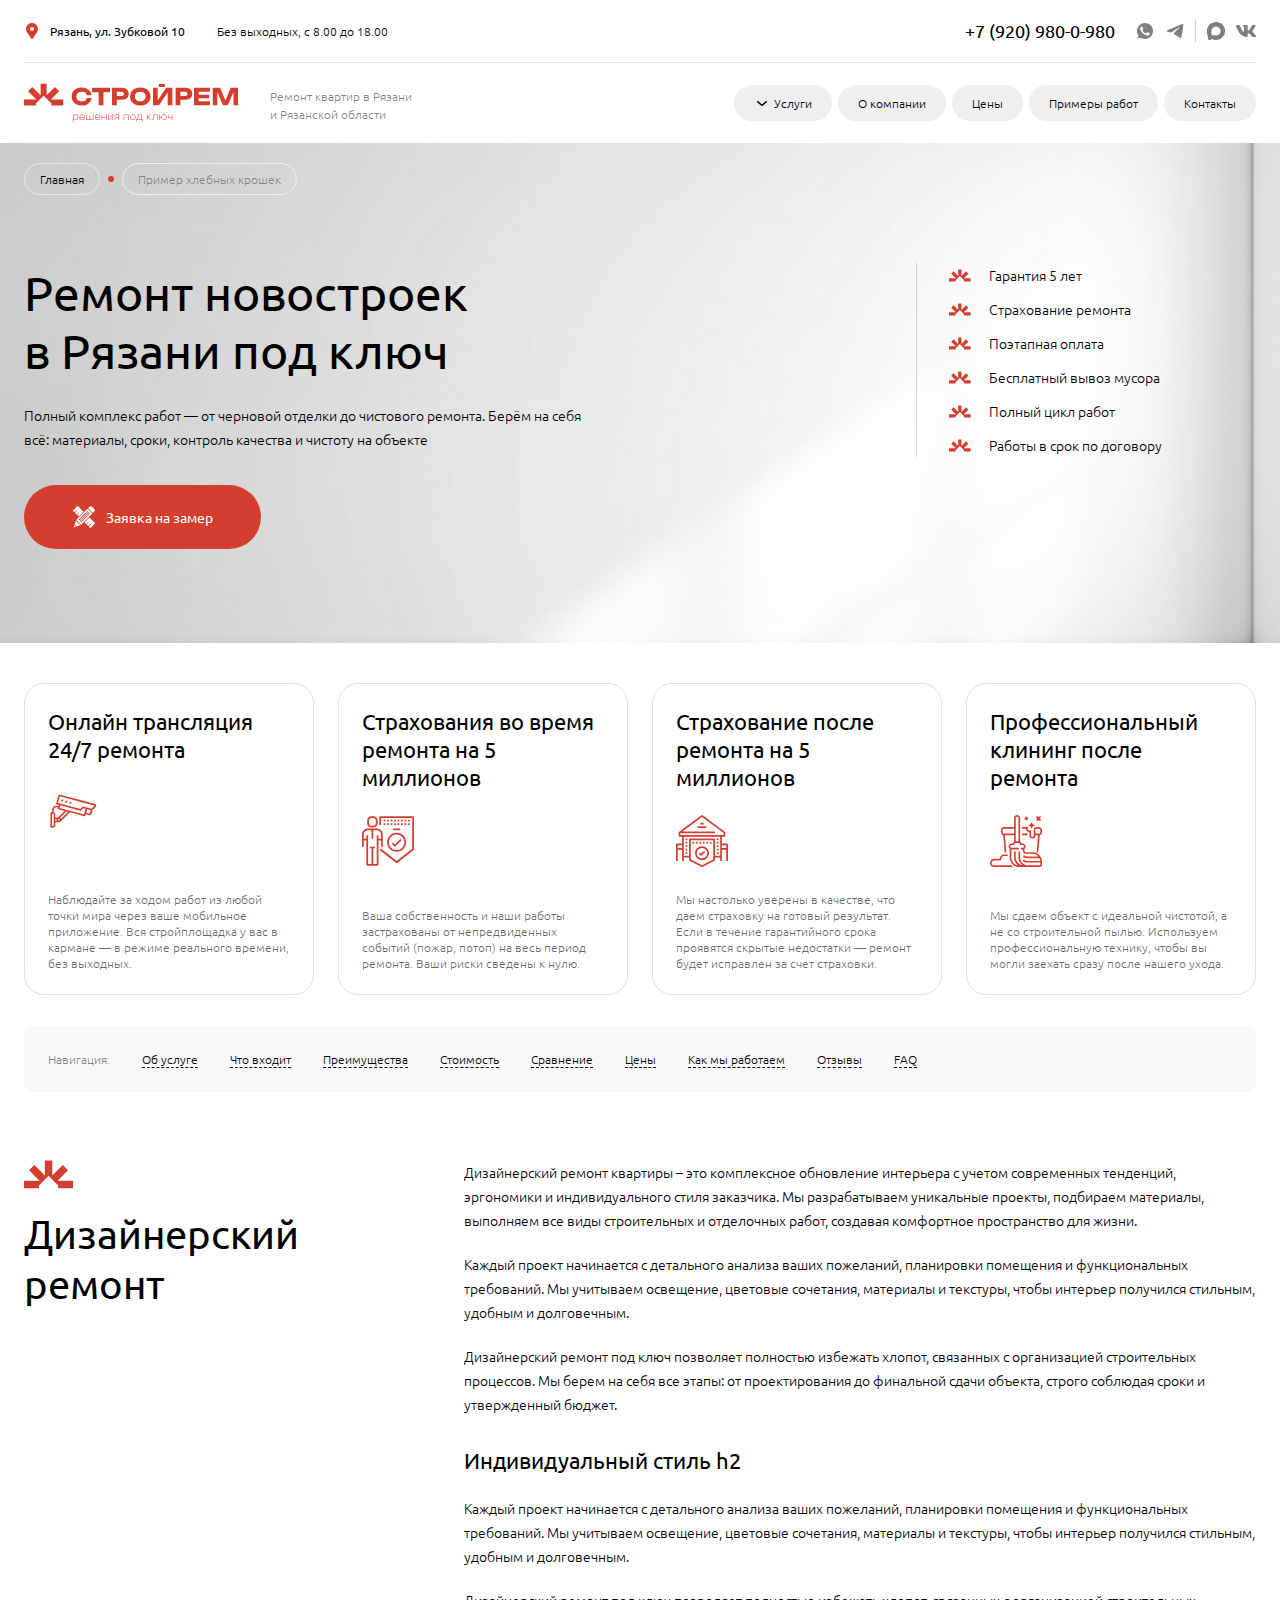
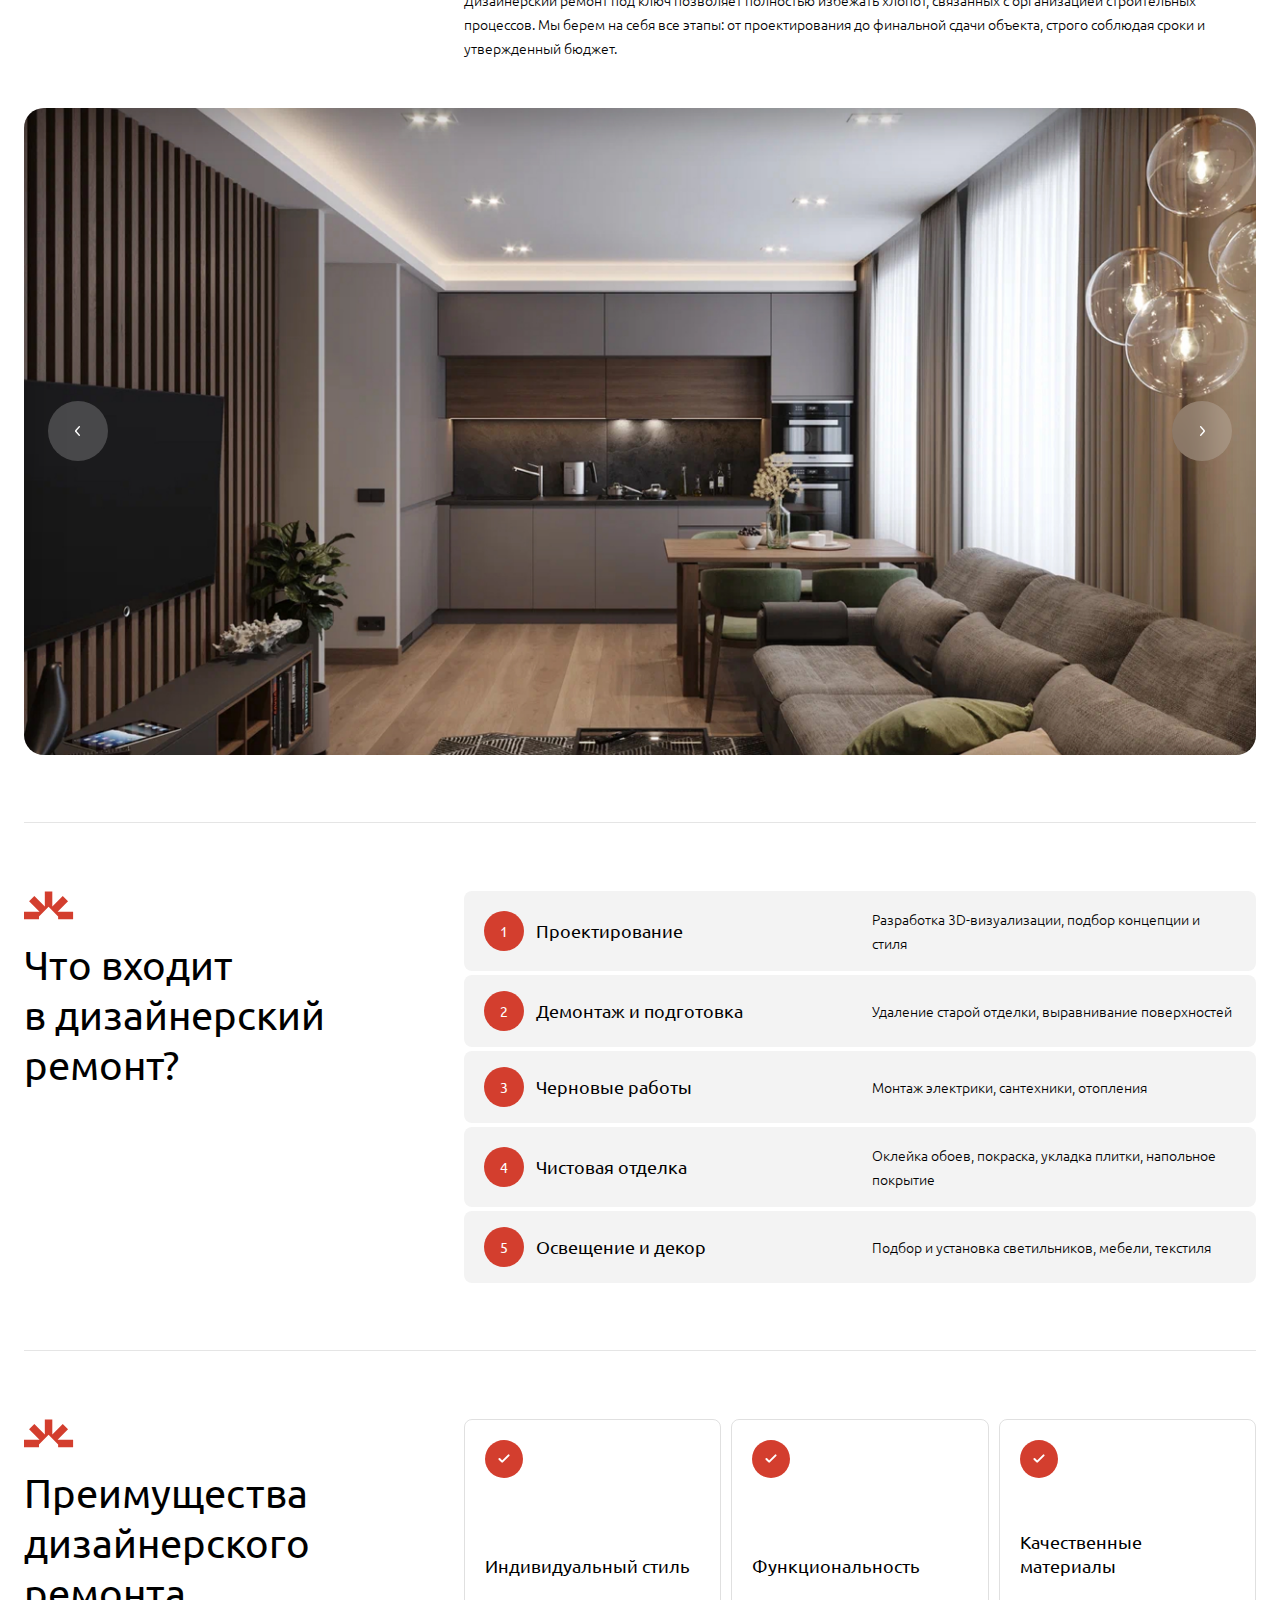
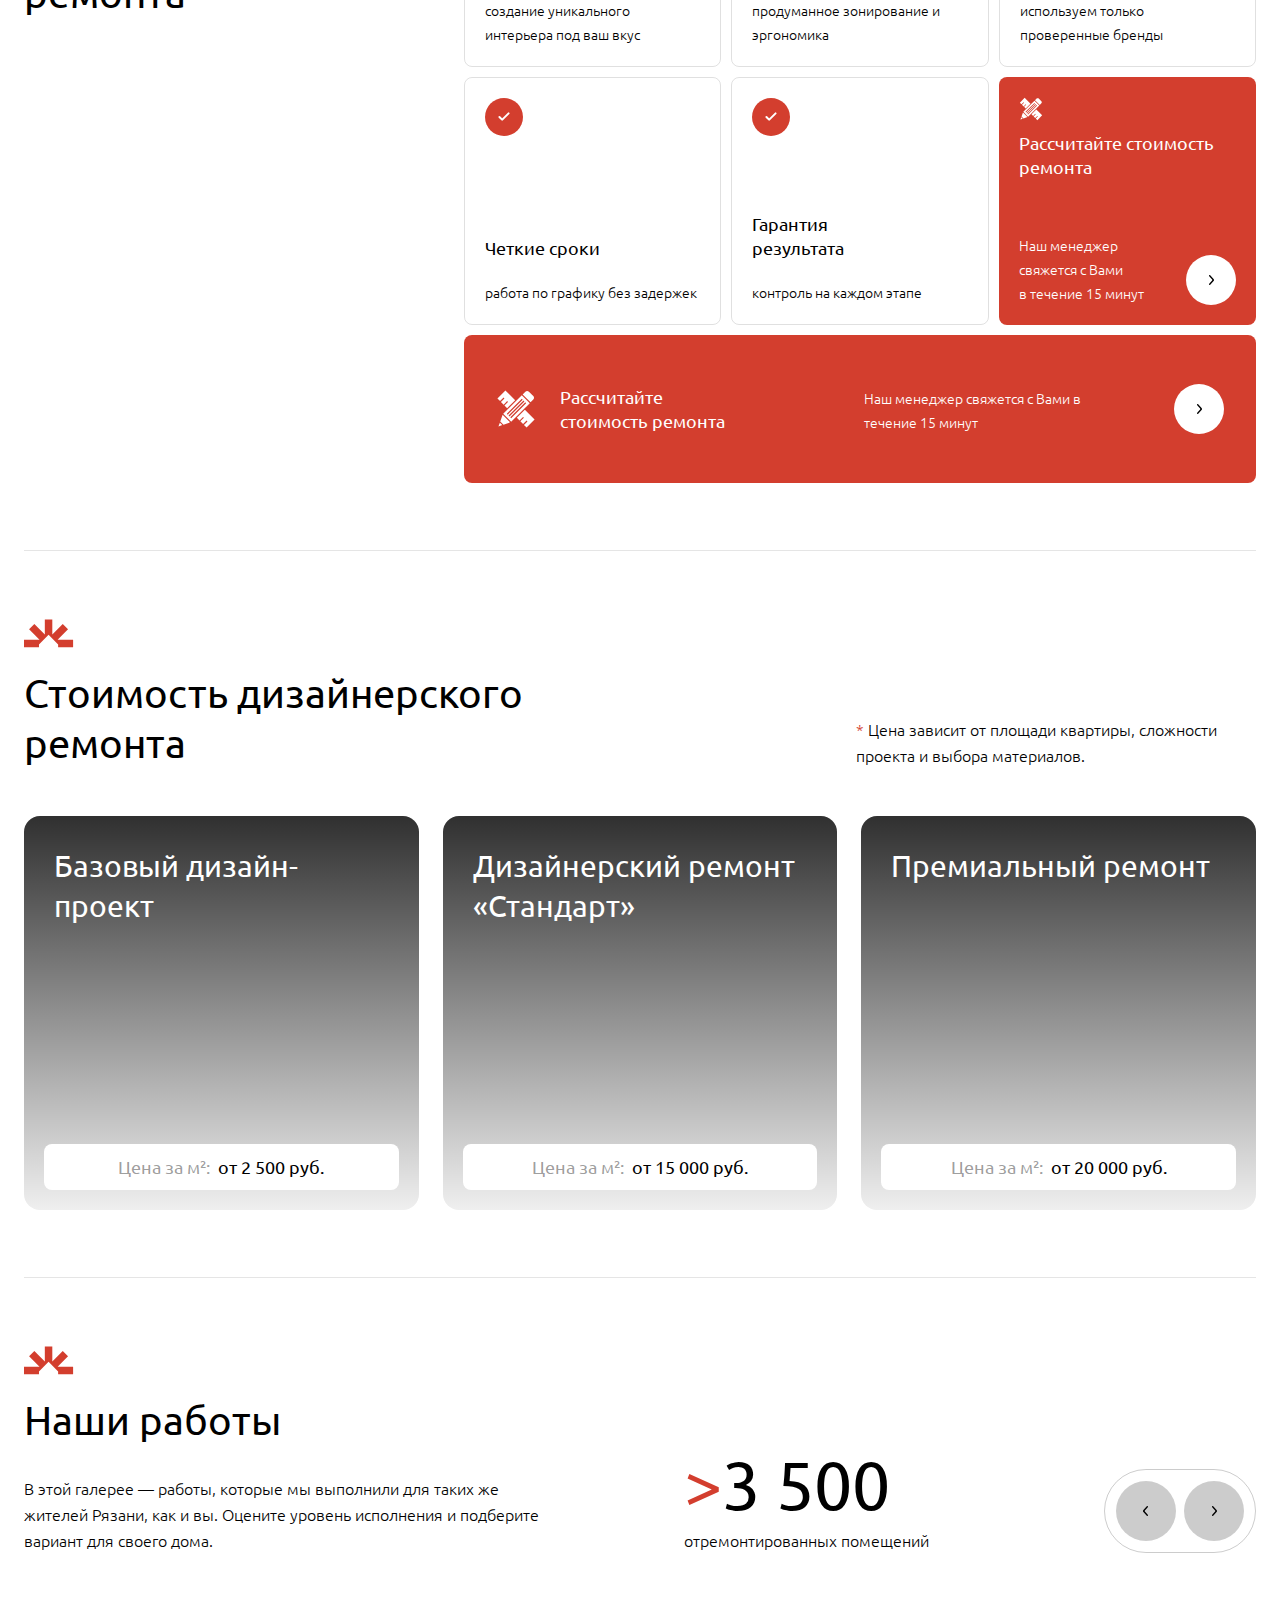
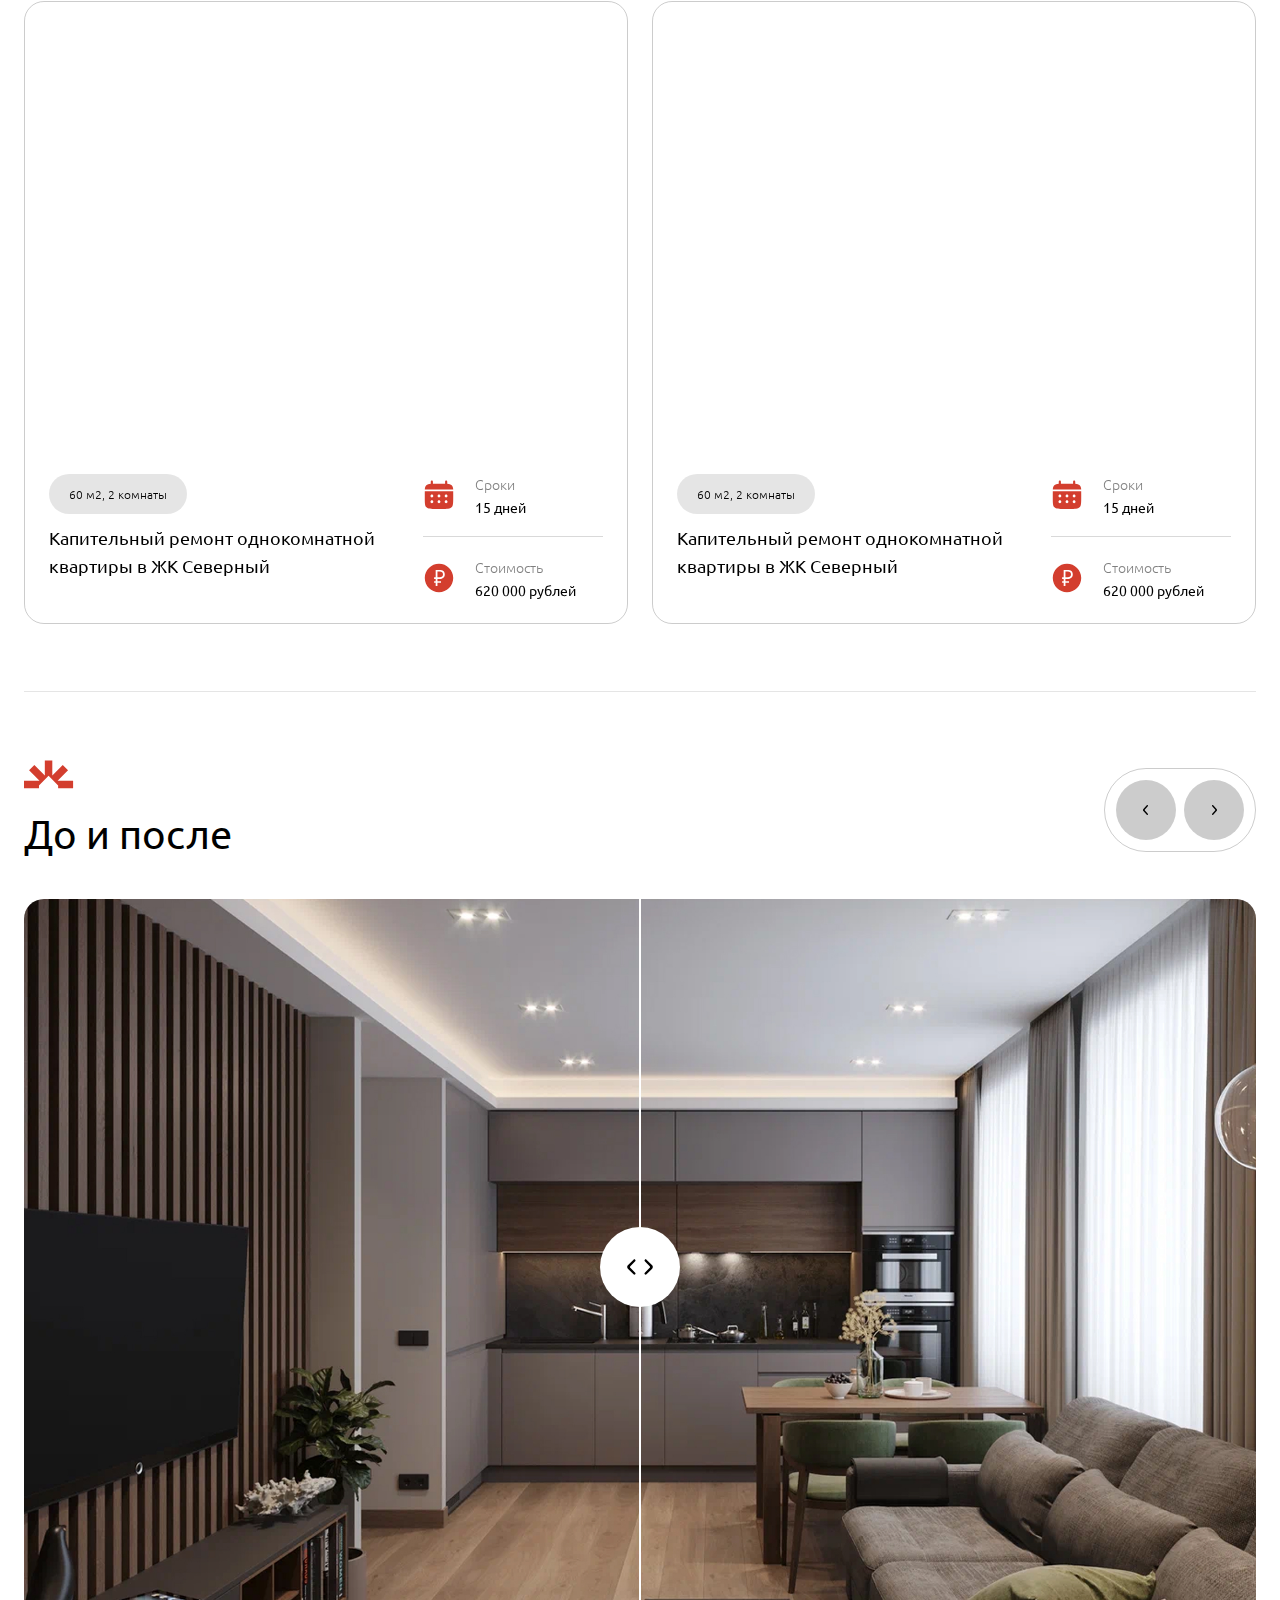
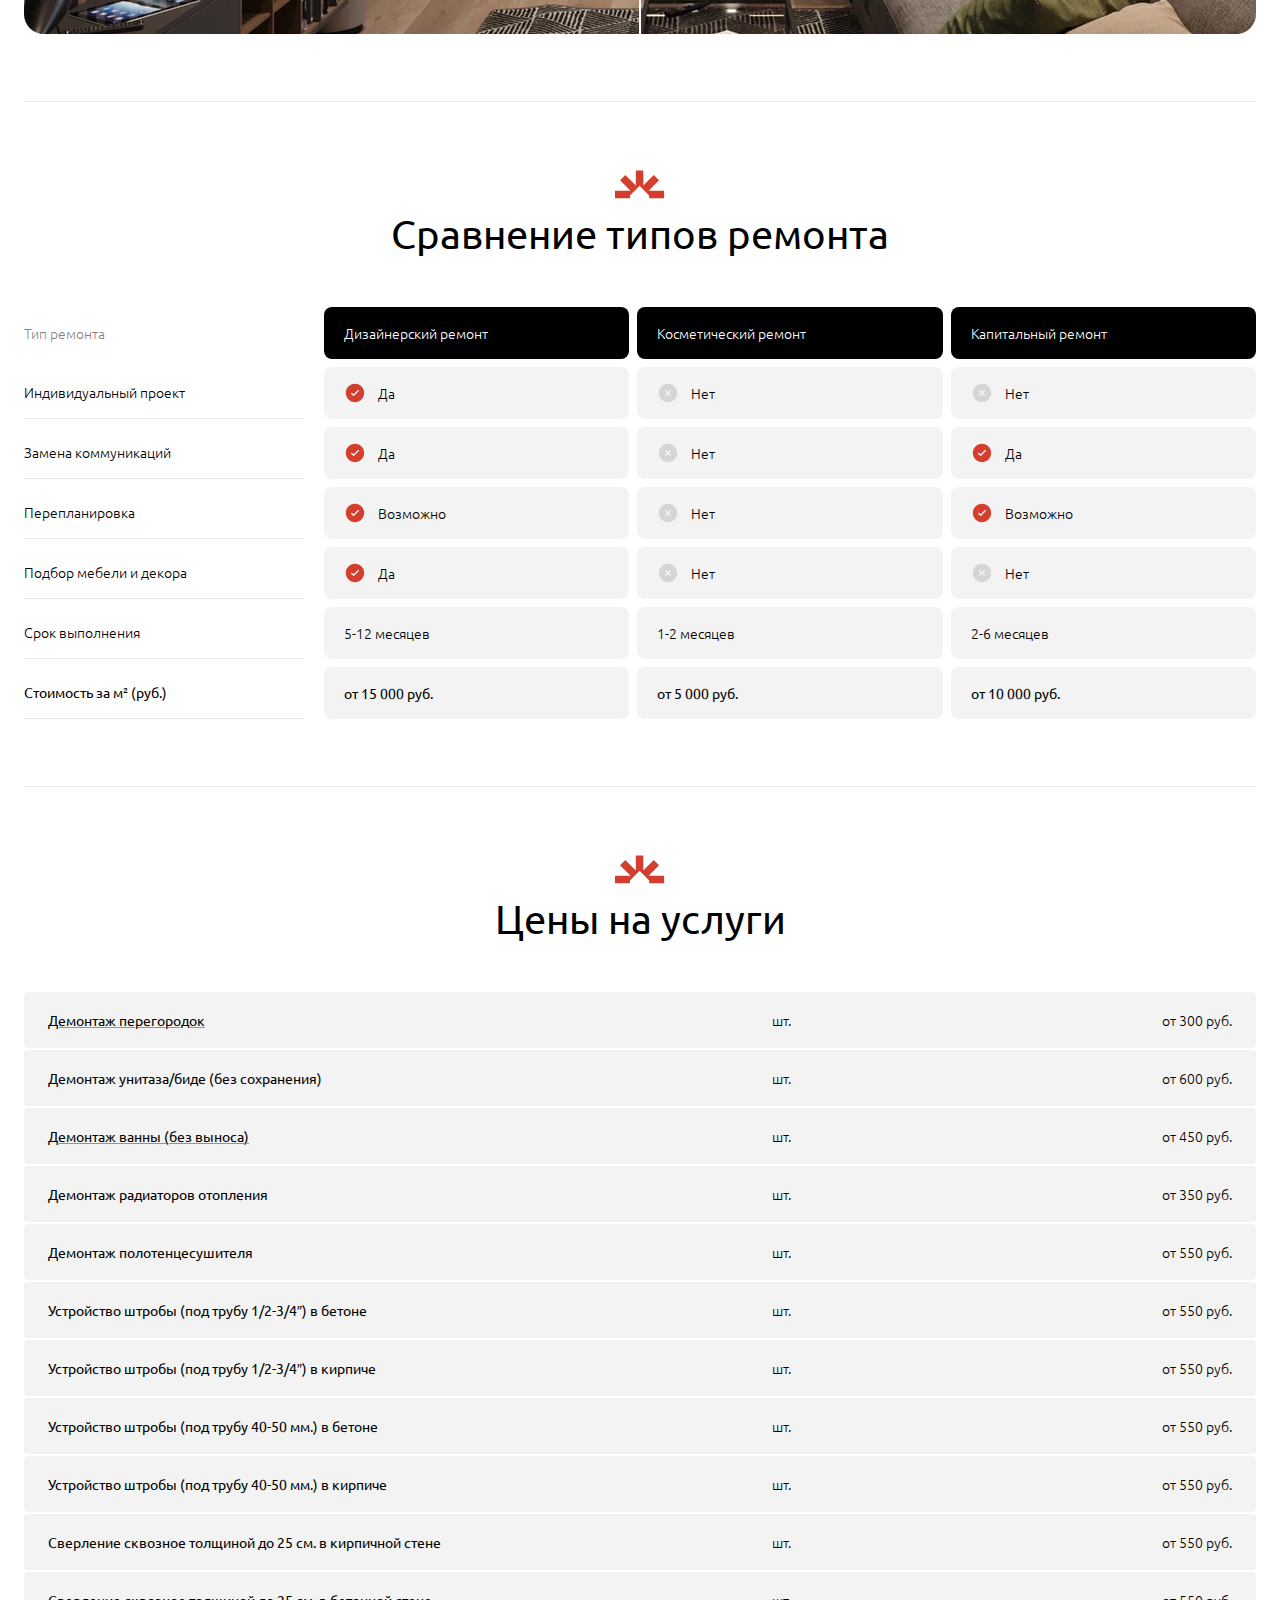
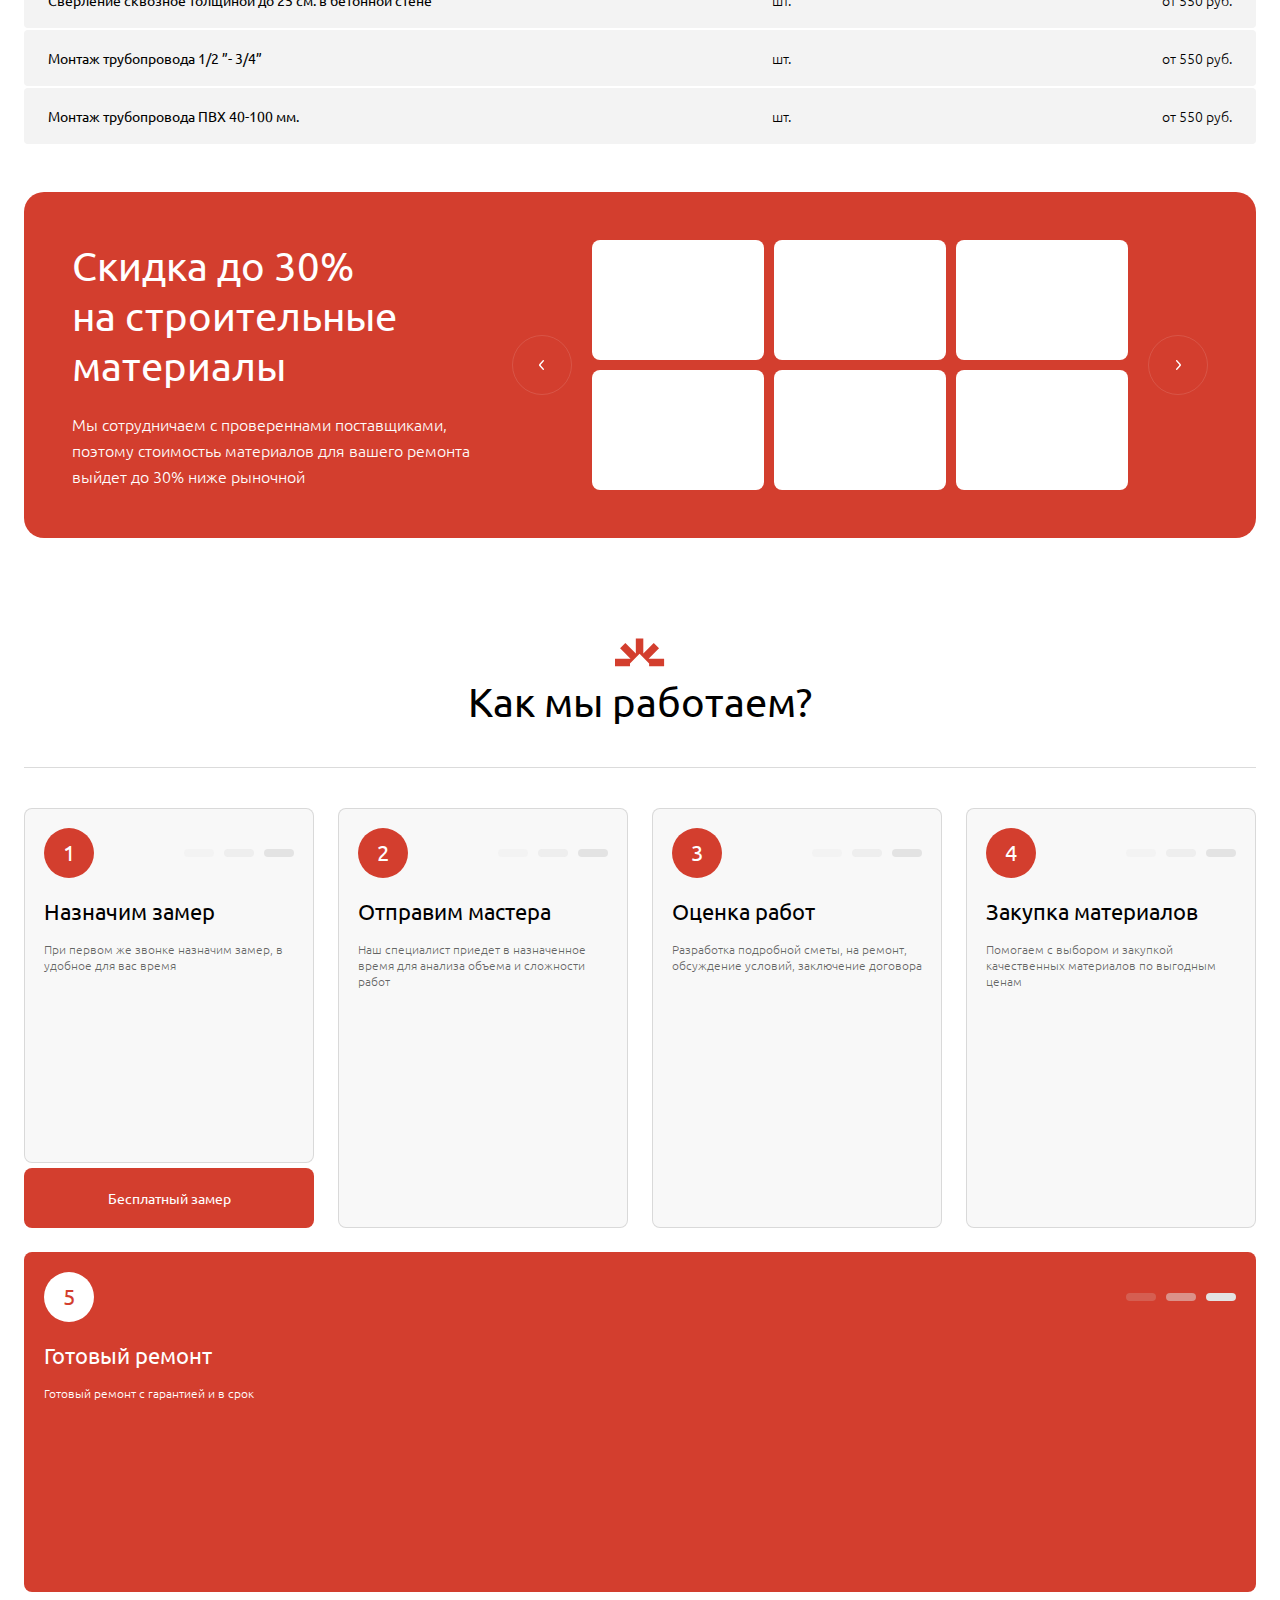
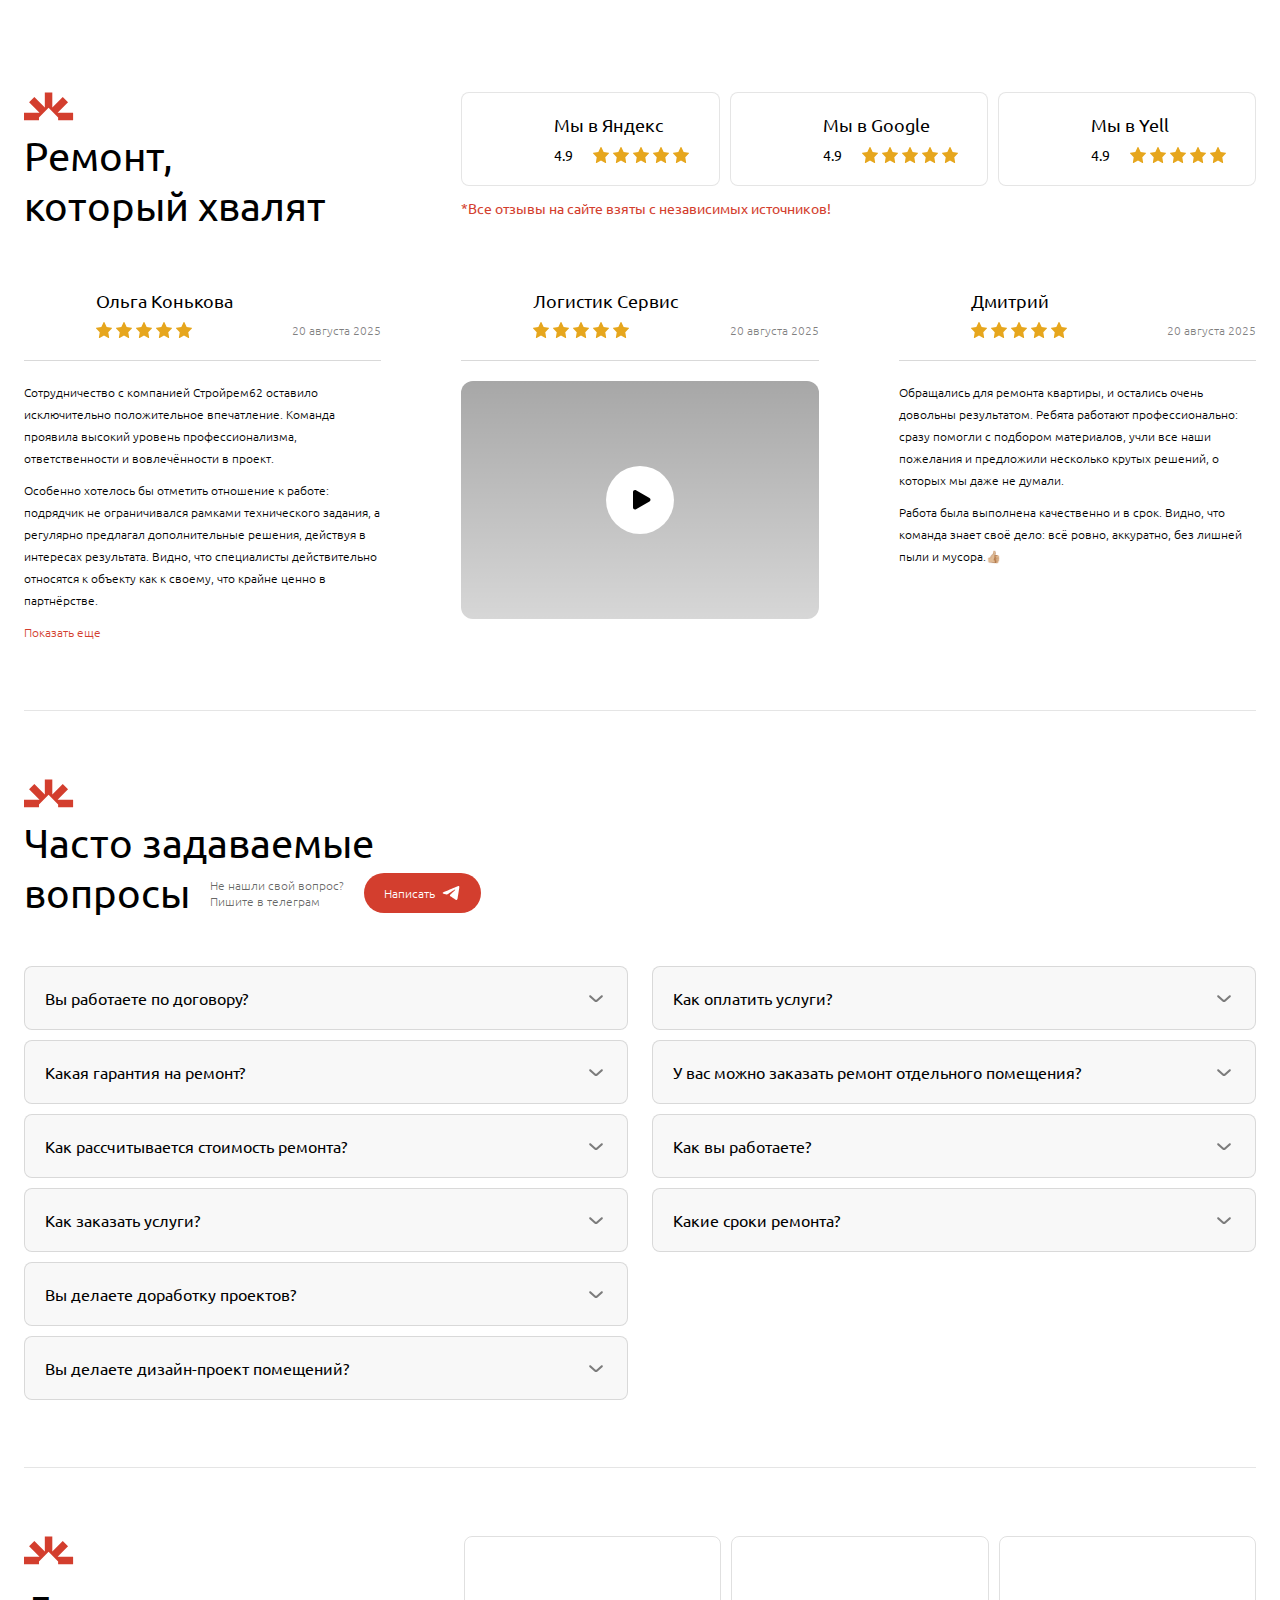
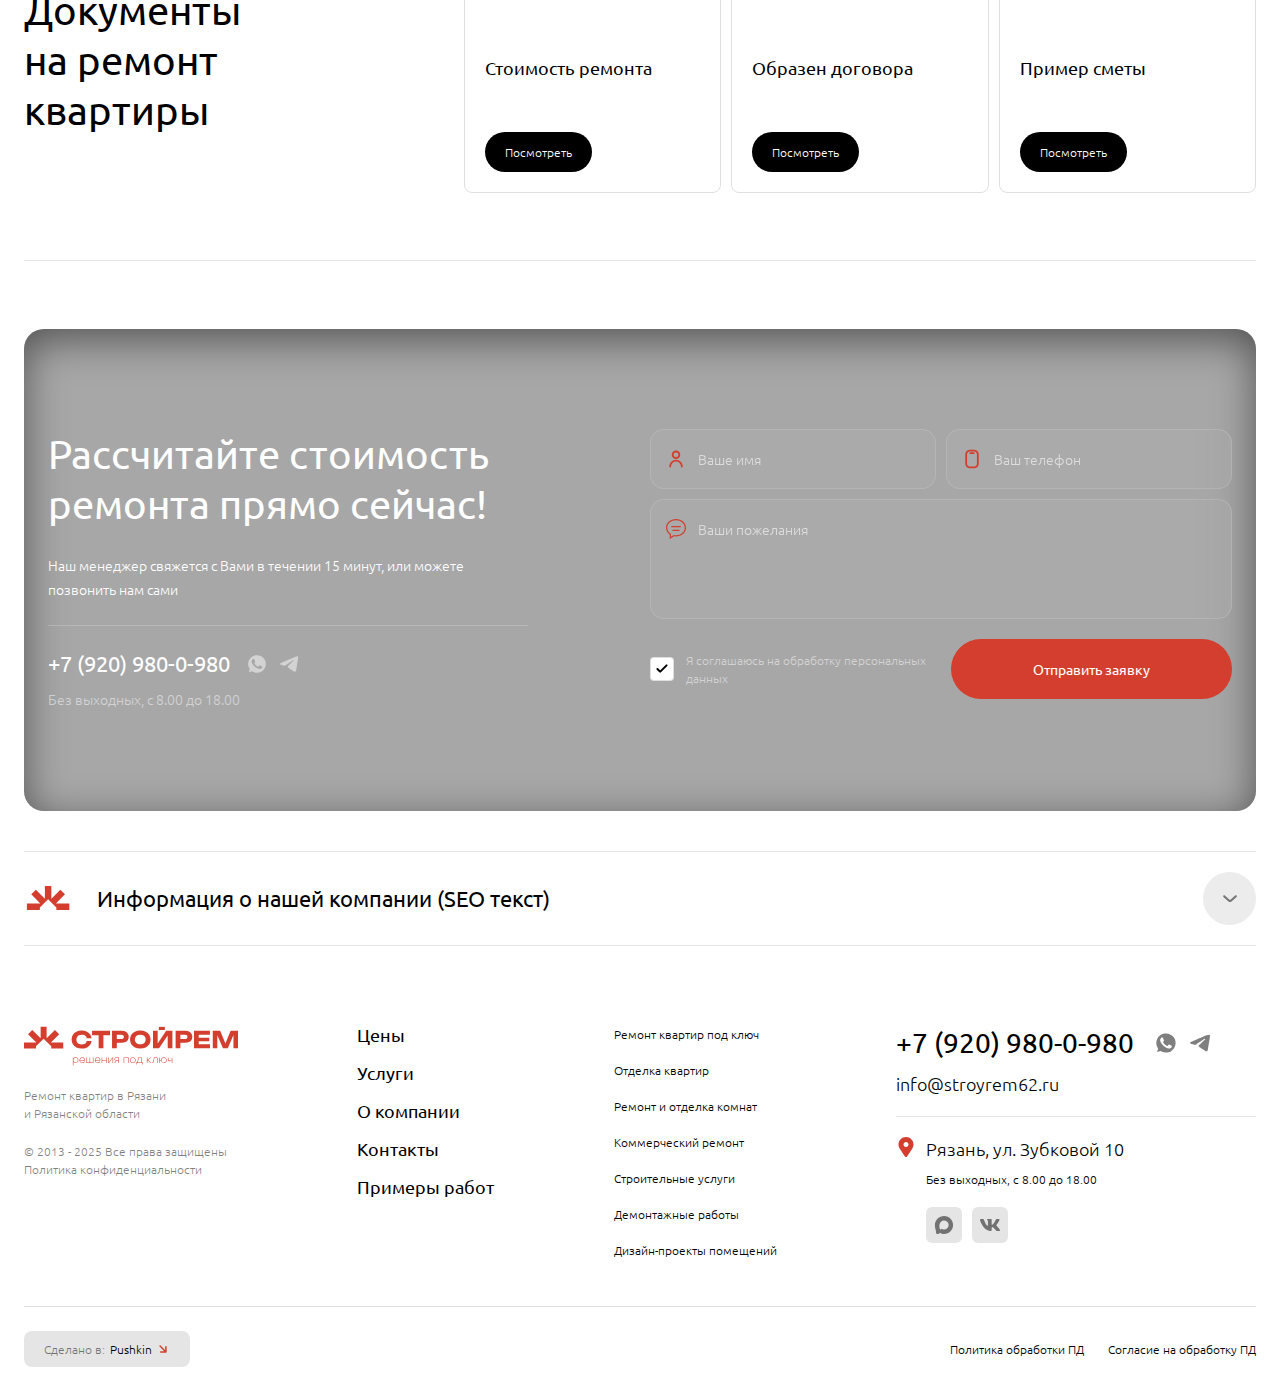
<file: service.html>
<!DOCTYPE html>
<html lang="ru">
	<head>
		<meta http-equiv="Content-Type" content="text/html; charset=utf-8">

		<!-- Adapting the page for mobile devices -->
		<meta name="viewport" content="width=device-width, initial-scale=1, maximum-scale=1">

		<!-- Prohibition of phone number recognition -->
		<meta name="format-detection" content="telephone=no">
		<meta name="SKYPE_TOOLBAR" content ="SKYPE_TOOLBAR_PARSER_COMPATIBLE">

		<!-- Page title -->
		<title>Заголовок страницы</title>

		<!-- Meta description -->
		<meta name="description" content="">

		<!-- Meta Keywords -->
		<meta name="keywords" content="">

		<!-- Changing the color of the mobile browser panel -->
		<meta name="msapplication-TileColor" content="#000000">
		<meta name="theme-color" content="#000000">

		<!-- Connecting style files -->
		<link rel="stylesheet" href="css/swiper-bundle.min.css">
		<link rel="stylesheet" href="css/swiper.css">
		<link rel="stylesheet" href="css/fancybox.css">
		<link rel="stylesheet" href="css/ion.rangeSlider.css">
		<link rel="stylesheet" href="css/styles.css">

		<link rel="stylesheet" href="css/response_1599.css" media="print, (max-width: 1599px)">
		<link rel="stylesheet" href="css/response_1439.css" media="print, (max-width: 1439px)">
		<link rel="stylesheet" href="css/response_1279.css" media="print, (max-width: 1279px)">
		<link rel="stylesheet" href="css/response_1023.css" media="print, (max-width: 1023px)">
		<link rel="stylesheet" href="css/response_767.css" media="print, (max-width: 767px)">
	</head>

	<body>
		<div class="wrap">
			<div class="main">
				<header>
					<div class="cont">
						<div class="row">
							<div class="location">
								<svg class="icon"><use xlink:href="images/sprite.svg#ic_location"></use></svg>
								<span>Рязань, ул. Зубковой 10</span>
							</div>

							<div class="work_time">Без выходных, с 8.00 до 18.00</div>

							<div class="contacts">
								<div class="phone">
									<a href="tel:+7 (920) 980-0-980">+7 (920) 980-0-980</a>
								</div>

								<div class="messengers">
									<a href="/" target="_blank" rel="noopener nofollow">
										<svg class="icon"><use xlink:href="images/sprite.svg#ic_whatsapp"></use></svg>
									</a>

									<a href="/" target="_blank" rel="noopener nofollow">
										<svg class="icon"><use xlink:href="images/sprite.svg#ic_tg"></use></svg>
									</a>

									<div class="sep"></div>

									<a href="/" target="_blank" rel="noopener nofollow">
										<svg class="icon"><use xlink:href="images/sprite.svg#ic_max"></use></svg>
									</a>

									<a href="/" target="_blank" rel="noopener nofollow">
										<svg class="icon"><use xlink:href="images/sprite.svg#ic_vk"></use></svg>
									</a>
								</div>
							</div>
						</div>

						<div class="row">
							<a href="/" class="logo">
								<img src="images/logo.svg" alt="">
							</a>

							<div class="slogan">Ремонт квартир в Рязани<br> и Рязанской области</div>

							<nav class="menu">
								<div class="menu_item">
									<a href="/" class="sub_link">
										<svg class="arr"><use xlink:href="images/sprite.svg#ic_arr_ver"></use></svg>
										<span>Услуги</span>
									</a>

									<div class="sub_menu">
										<div class="cont">
											<div class="services_grid">
												<div class="grid_row">
													<div><a href="/" class="service">
														<span class="icon">
															<svg><use xlink:href="images/services_sprite.svg#ic_service1"></use></svg>
														</span>

														<span>Ремонт квартир под ключ</span>
													</a></div>

													<div><a href="/" class="service sub_link" data-info="2">
														<span class="icon">
															<svg><use xlink:href="images/services_sprite.svg#ic_service2"></use></svg>
														</span>

														<span>Отделка<br> квартир</span>
													</a></div>

													<div><a href="/" class="service">
														<span class="icon">
															<svg><use xlink:href="images/services_sprite.svg#ic_service3"></use></svg>
														</span>

														<span>Ремонт и отделка комнат</span>
													</a></div>

													<div><a href="/" class="service">
														<span class="icon">
															<svg><use xlink:href="images/services_sprite.svg#ic_service4"></use></svg>
														</span>

														<span>Коммерческий ремонт</span>
													</a></div>

													<div><a href="/" class="service">
														<span class="icon">
															<svg><use xlink:href="images/services_sprite.svg#ic_service5"></use></svg>
														</span>

														<span>Строительные услуги</span>
													</a></div>

													<div><a href="/" class="service">
														<span class="icon">
															<svg><use xlink:href="images/services_sprite.svg#ic_service6"></use></svg>
														</span>

														<span>Демонтажные работы</span>
													</a></div>

													<div><a href="/" class="service">
														<span class="icon">
															<svg><use xlink:href="images/services_sprite.svg#ic_service7"></use></svg>
														</span>

														<span>Дизайн-проекты помещений</span>
													</a></div>
												</div>
											</div>

											<div class="menu_service_info menu_service_info2">
												<div class="grid_row">
													<div class="col_left scroll">
														<div class="list">
															<div class="item">
																<div class="main">
																	<a href="/">Демонтажные работы</a>
																</div>

																<div class="sub">
																	<div><a href="/">Демонтаж стен</a></div>

																	<div><a href="/">Демонтаж полов</a></div>

																	<div><a href="/">Демонтаж перегородок</a></div>

																	<div><a href="/">Демонтаж потолка</a></div>

																	<div><a href="/">Демонтаж плитки</a></div>

																	<div><a href="/">Демонтаж здания</a></div>

																	<div><a href="/">Демонтаж дверей и окон</a></div>

																	<div><a href="/">Демонтаж кровли</a></div>
																</div>
															</div>

															<div class="item">
																<div class="main">
																	<a href="/">Поклейка обоев</a>
																</div>
															</div>

															<div class="item">
																<div class="main">
																	<a href="/">Сварочные работы</a>
																</div>
															</div>

															<div class="item">
																<div class="main">
																	<a href="/">Малярные работы</a>
																</div>

																<div class="sub">
																	<div><a href="/">Покраска фасадов</a></div>

																	<div><a href="/">Покраска стен</a></div>

																	<div><a href="/">Покраска обоев</a></div>

																	<div><a href="/">Покраска потолка</a></div>

																	<div><a href="/">Безвоздушная покраска</a></div>

																	<div><a href="/">Покраска окон</a></div>

																	<div><a href="/">Покраса крыш</a></div>

																	<div><a href="/">Покраска деревянного дома</a></div>
																</div>
															</div>

															<div class="item">
																<div class="main">
																	<a href="/">Плиточные работы</a>
																</div>

																<div class="sub">
																	<div><a href="/">Укладка керамгранита</a></div>

																	<div><a href="/">Укладка кропноформатной плитки</a></div>

																	<div><a href="/">Затирка швов</a></div>

																	<div><a href="/">Поделки из керамогранита</a></div>

																	<div><a href="/">Фартук из плитки</a></div>

																	<div><a href="/">Душевой поддон из плитки</a></div>
																</div>
															</div>

															<div class="item">
																<div class="main">
																	<a href="/">Демонтажные работы</a>
																</div>

																<div class="sub">
																	<div><a href="/">Демонтаж стен</a></div>

																	<div><a href="/">Демонтаж полов</a></div>

																	<div><a href="/">Демонтаж перегородок</a></div>

																	<div><a href="/">Демонтаж потолка</a></div>

																	<div><a href="/">Демонтаж плитки</a></div>

																	<div><a href="/">Демонтаж здания</a></div>

																	<div><a href="/">Демонтаж дверей и окон</a></div>

																	<div><a href="/">Демонтаж кровли</a></div>
																</div>
															</div>

															<div class="item">
																<div class="main">
																	<a href="/">Поклейка обоев</a>
																</div>
															</div>

															<div class="item">
																<div class="main">
																	<a href="/">Сварочные работы</a>
																</div>
															</div>

															<div class="item">
																<div class="main">
																	<a href="/">Малярные работы</a>
																</div>

																<div class="sub">
																	<div><a href="/">Покраска фасадов</a></div>

																	<div><a href="/">Покраска стен</a></div>

																	<div><a href="/">Покраска обоев</a></div>

																	<div><a href="/">Покраска потолка</a></div>

																	<div><a href="/">Безвоздушная покраска</a></div>

																	<div><a href="/">Покраска окон</a></div>

																	<div><a href="/">Покраса крыш</a></div>

																	<div><a href="/">Покраска деревянного дома</a></div>
																</div>
															</div>

															<div class="item">
																<div class="main">
																	<a href="/">Плиточные работы</a>
																</div>

																<div class="sub">
																	<div><a href="/">Укладка керамгранита</a></div>

																	<div><a href="/">Укладка кропноформатной плитки</a></div>

																	<div><a href="/">Затирка швов</a></div>

																	<div><a href="/">Поделки из керамогранита</a></div>

																	<div><a href="/">Фартук из плитки</a></div>

																	<div><a href="/">Душевой поддон из плитки</a></div>
																</div>
															</div>
														</div>
													</div>

													<div class="col_right">
														<div class="popular">
															<div class="title">
																<svg class="icon"><use xlink:href="images/sprite.svg#ic_popular"></use></svg>
																<span>Популярное</span>
															</div>

															<div class="grid_row">
																<a href="/" class="link">
																	<div class="name">Демонтаж перегородок</div>

																	<div class="arr">
																		<svg class="icon"><use xlink:href="images/sprite.svg#ic_arr_hor"></use></svg>
																	</div>
																</a>

																<a href="/" class="link">
																	<div class="name">Покраска обоев</div>

																	<div class="arr">
																		<svg class="icon"><use xlink:href="images/sprite.svg#ic_arr_hor"></use></svg>
																	</div>
																</a>

																<a href="/" class="link">
																	<div class="name">Укладка керамгранита</div>

																	<div class="arr">
																		<svg class="icon"><use xlink:href="images/sprite.svg#ic_arr_hor"></use></svg>
																	</div>
																</a>

																<a href="/" class="link">
																	<div class="name">Демонтаж кровли</div>

																	<div class="arr">
																		<svg class="icon"><use xlink:href="images/sprite.svg#ic_arr_hor"></use></svg>
																	</div>
																</a>

																<a href="/" class="link">
																	<div class="name">Демонтаж здания</div>

																	<div class="arr">
																		<svg class="icon"><use xlink:href="images/sprite.svg#ic_arr_hor"></use></svg>
																	</div>
																</a>

																<a href="/" class="link">
																	<div class="name">Фартук из плитки</div>

																	<div class="arr">
																		<svg class="icon"><use xlink:href="images/sprite.svg#ic_arr_hor"></use></svg>
																	</div>
																</a>
															</div>

															<!-- <div class="grid_row">
																<a href="/" class="link with_thumb">
																	<div class="name">Демонтаж перегородок</div>

																	<div class="arr">
																		<svg class="icon"><use xlink:href="images/sprite.svg#ic_arr_hor"></use></svg>
																	</div>

																	<picture class="thumb">
																		<img src="images/tmp/popular_thumb.jpg" alt="" loading="lazy" class="cover">
																	</picture>
																</a>

																<a href="/" class="link with_thumb">
																	<div class="name">Покраска обоев</div>

																	<div class="arr">
																		<svg class="icon"><use xlink:href="images/sprite.svg#ic_arr_hor"></use></svg>
																	</div>

																	<picture class="thumb">
																		<img src="images/tmp/popular_thumb.jpg" alt="" loading="lazy" class="cover">
																	</picture>
																</a>

																<a href="/" class="link with_thumb">
																	<div class="name">Укладка керамгранита</div>

																	<div class="arr">
																		<svg class="icon"><use xlink:href="images/sprite.svg#ic_arr_hor"></use></svg>
																	</div>

																	<picture class="thumb">
																		<img src="images/tmp/popular_thumb.jpg" alt="" loading="lazy" class="cover">
																	</picture>
																</a>

																<a href="/" class="link with_thumb">
																	<div class="name">Демонтаж кровли</div>

																	<div class="arr">
																		<svg class="icon"><use xlink:href="images/sprite.svg#ic_arr_hor"></use></svg>
																	</div>

																	<picture class="thumb">
																		<img src="images/tmp/popular_thumb.jpg" alt="" loading="lazy" class="cover">
																	</picture>
																</a>

																<a href="/" class="link with_thumb">
																	<div class="name">Демонтаж здания</div>

																	<div class="arr">
																		<svg class="icon"><use xlink:href="images/sprite.svg#ic_arr_hor"></use></svg>
																	</div>

																	<picture class="thumb">
																		<img src="images/tmp/popular_thumb.jpg" alt="" loading="lazy" class="cover">
																	</picture>
																</a>

																<a href="/" class="link with_thumb">
																	<div class="name">Фартук из плитки</div>

																	<div class="arr">
																		<svg class="icon"><use xlink:href="images/sprite.svg#ic_arr_hor"></use></svg>
																	</div>

																	<picture class="thumb">
																		<img src="images/tmp/popular_thumb.jpg" alt="" loading="lazy" class="cover">
																	</picture>
																</a>
															</div> -->
														</div>
													</div>
												</div>
											</div>
										</div>
									</div>
								</div>

								<div class="menu_item">
									<a href="/">
										<span>О компании</span>
									</a>
								</div>

								<div class="menu_item">
									<a href="/">
										<span>Цены</span>
									</a>
								</div>

								<div class="menu_item">
									<a href="/">
										<span>Примеры работ</span>
									</a>
								</div>

								<div class="menu_item">
									<a href="/">
										<span>Контакты</span>
									</a>
								</div>
							</nav>
						</div>
					</div>
				</header>


				<section class="mob_header">
					<div class="cont row">
						<div class="logo">
							<img src="images/logo.svg" alt="">
						</div>

						<button class="mob_menu_btn">
							<svg class="icon"><use xlink:href="images/sprite.svg#ic_menu"></use></svg>
							<svg class="icon"><use xlink:href="images/sprite.svg#ic_close"></use></svg>
						</button>
					</div>
				</section>


				<section class="mob_menu">
					<div class="scroll">
						<div class="cont">
							<div class="menu">
								<div><a href="/" class="sub_link" data-sub="1">
									<span>Услуги</span>
									<svg class="icon"><use xlink:href="images/sprite.svg#ic_arr_hor"></use></svg>
								</a></div>

								<div><a href="/">
									<span>О компании</span>
								</a></div>

								<div><a href="/">
									<span>Цены</span>
								</a></div>

								<div><a href="/">
									<span>Примеры работ</span>
								</a></div>

								<div><a href="/">
									<span>Контакты</span>
								</a></div>
							</div>

							<div class="contacts">
								<div class="phone">
									<a href="+7 (920) 980-0-980">+7 (920) 980-0-980</a>
								</div>

								<div class="messengers">
									<a href="/" target="_blank" rel="noopener nofollow">
										<svg class="icon"><use xlink:href="images/sprite.svg#ic_whatsapp"></use></svg>
									</a>

									<a href="/" target="_blank" rel="noopener nofollow">
										<svg class="icon"><use xlink:href="images/sprite.svg#ic_tg"></use></svg>
									</a>
								</div>

								<div class="email">
									<a href="mailto:info@stroyrem62.ru">info@stroyrem62.ru</a>
								</div>

								<div class="socials">
									<a href="/" target="_blank" rel="noopener nofollow">
										<svg class="icon"><use xlink:href="images/sprite.svg#ic_max"></use></svg>
									</a>

									<a href="/" target="_blank" rel="noopener nofollow">
										<svg class="icon"><use xlink:href="images/sprite.svg#ic_vk"></use></svg>
									</a>
								</div>

								<div class="location">
									<svg class="icon"><use xlink:href="images/sprite.svg#ic_location"></use></svg>
									<span>Рязань, ул. Зубковой 10</span>
								</div>

								<div class="work_time">Без выходных, с 8.00 до 18.00</div>
							</div>
						</div>
					</div>

					<div class="sub sub1">
						<div class="scroll">
							<div class="cont">
								<button class="back_btn">
									<svg class="icon"><use xlink:href="images/sprite.svg#ic_arr_hor"></use></svg>
									<span>Услуги</span>
								</button>

								<div class="items">
									<div><a href="/" class="service sub_link" data-sub="1">
										<svg class="icon"><use xlink:href="images/services_sprite.svg#ic_service1"></use></svg>

										<span>Ремонт квартир под ключ</span>
									</a></div>

									<div><a href="/" class="service">
										<svg class="icon"><use xlink:href="images/services_sprite.svg#ic_service2"></use></svg>

										<span>Отделка квартир</span>
									</a></div>

									<div><a href="/" class="service">
										<svg class="icon"><use xlink:href="images/services_sprite.svg#ic_service3"></use></svg>

										<span>Ремонт и отделка комнат</span>
									</a></div>

									<div><a href="/" class="service">
										<svg class="icon"><use xlink:href="images/services_sprite.svg#ic_service4"></use></svg>

										<span>Коммерческий ремонт</span>
									</a></div>

									<div><a href="/" class="service">
										<svg class="icon"><use xlink:href="images/services_sprite.svg#ic_service5"></use></svg>

										<span>Строительные услуги</span>
									</a></div>

									<div><a href="/" class="service">
										<svg class="icon"><use xlink:href="images/services_sprite.svg#ic_service6"></use></svg>

										<span>Демонтажные работы</span>
									</a></div>

									<div><a href="/" class="service">
										<svg class="icon"><use xlink:href="images/services_sprite.svg#ic_service7"></use></svg>

										<span>Дизайн-проекты помещений</span>
									</a></div>
								</div>
							</div>
						</div>
					</div>

					<div class="sub_service sub_service1">
						<div class="scroll">
							<div class="cont">
								<button class="back_btn">
									<svg class="icon"><use xlink:href="images/sprite.svg#ic_arr_hor"></use></svg>
									<span>Ремонт квартир под ключ</span>
								</button>

								<div class="items">
									<div class="item">
										<div class="main">
											<a href="/">Демонтажные работы</a>
										</div>

										<div class="links">
											<div><a href="/">
												<svg class="icon"><use xlink:href="images/sprite.svg#ic_popular"></use></svg>
												<span>Демонтаж стен</span>
											</a></div>

											<div><a href="/">Демонтаж полов</a></div>

											<div><a href="/">Демонтаж перегородок</a></div>

											<div><a href="/">Демонтаж потолка</a></div>

											<div><a href="/">Демонтаж плитки</a></div>

											<div><a href="/">Демонтаж здания</a></div>

											<div><a href="/">Демонтаж дверей и окон</a></div>

											<div><a href="/">Демонтаж кровли</a></div>
										</div>
									</div>

									<div class="item">
										<div class="main">
											<a href="/">Поклейка обоев</a>
										</div>
									</div>

									<div class="item">
										<div class="main">
											<a href="/">Сварочные работы</a>
										</div>
									</div>

									<div class="item">
										<div class="main">
											<a href="/">Малярные работы</a>
										</div>

										<div class="links">
											<div><a href="/">Покраска фасадов</a></div>

											<div><a href="/">Покраска стен</a></div>

											<div><a href="/">Покраска обоев</a></div>

											<div><a href="/">Покраска потолка</a></div>

											<div><a href="/">Безвоздушная покраска</a></div>

											<div><a href="/">Покраска окон</a></div>

											<div><a href="/">Покраса крыш</a></div>

											<div><a href="/">Покраска деревянного дома</a></div>
										</div>
									</div>

									<div class="item">
										<div class="main">
											<a href="/">Плиточные работы</a>
										</div>

										<div class="links">
											<div><a href="/">Укладка керамгранита</a></div>

											<div><a href="/">Укладка кропноформатной плитки</a></div>

											<div><a href="/">Затирка швов</a></div>

											<div><a href="/">Поделки из керамогранита</a></div>

											<div><a href="/">Фартук из плитки</a></div>

											<div><a href="/">Душевой поддон из плитки</a></div>
										</div>
									</div>
								</div>
							</div>
						</div>
					</div>
				</section>


				<section class="service_head">
					<div class="bg">
						<div class="cont">
							<div class="breadcrumbs">
								<a href="/">Главная</a>

								<span class="sep"></span>

								<span class="current">Пример хлебных крошек</span>
							</div>

							<div class="row">
								<div class="info">
									<h1 class="title">Ремонт новостроек<br> в Рязани под ключ</h1>

									<div class="desc">
										<p>Полный комплекс работ — от черновой отделки до чистового ремонта. Берём на себя всё: материалы, сроки, контроль качества и чистоту на объекте</p>
									</div>

									<button class="btn">
										<svg class="icon"><use xlink:href="images/sprite.svg#ic_measurement"></use></svg>
										<span>Заявка на замер</span>
									</button>
								</div>

								<div class="benefits">
									<div>
										<svg class="icon"><use xlink:href="images/sprite.svg#ic_logo"></use></svg>
										<span>Гарантия 5 лет</span>
									</div>

									<div>
										<svg class="icon"><use xlink:href="images/sprite.svg#ic_logo"></use></svg>
										<span>Страхование ремонта</span>
									</div>

									<div>
										<svg class="icon"><use xlink:href="images/sprite.svg#ic_logo"></use></svg>
										<span>Поэтапная оплата</span>
									</div>

									<div>
										<svg class="icon"><use xlink:href="images/sprite.svg#ic_logo"></use></svg>
										<span>Бесплатный вывоз мусора</span>
									</div>

									<div>
										<svg class="icon"><use xlink:href="images/sprite.svg#ic_logo"></use></svg>
										<span>Полный цикл работ</span>
									</div>

									<div>
										<svg class="icon"><use xlink:href="images/sprite.svg#ic_logo"></use></svg>
										<span>Работы в срок по договору</span>
									</div>
								</div>
							</div>
						</div>

						<picture class="image">
							<img src="images/tmp/bg_service_head.jpg" alt="" loading="lazy" class="cover">
						</picture>
					</div>
				</section>


				<section class="advantages">
					<div class="cont big_w">
						<div class="grid_row">
							<div class="item">
								<div class="name">Онлайн трансляция<br> 24/7 ремонта</div>

								<picture class="icon">
									<img src="images/ic_advantage1.svg" alt="" loading="lazy">
								</picture>

								<div class="desc">Наблюдайте за ходом работ из любой точки мира через ваше мобильное приложение. Вся стройплощадка у вас в кармане — в режиме реального времени, без выходных.</div>
							</div>

							<div class="item">
								<div class="name">Страхования во время ремонта на 5 миллионов</div>

								<picture class="icon">
									<img src="images/ic_advantage2.svg" alt="" loading="lazy">
								</picture>

								<div class="desc">Ваша собственность и наши работы застрахованы от непредвиденных событий (пожар, потоп) на весь период ремонта. Ваши риски сведены к нулю.</div>
							</div>

							<div class="item">
								<div class="name">Страхование после ремонта на 5 миллионов</div>

								<picture class="icon">
									<img src="images/ic_advantage3.svg" alt="" loading="lazy">
								</picture>

								<div class="desc">Мы настолько уверены в качестве, что даем страховку на готовый результат. Если в течение гарантийного срока проявятся скрытые недостатки — ремонт будет исправлен за счет страховки.</div>
							</div>

							<div class="item">
								<div class="name">Профессиональный клининг после ремонта</div>

								<picture class="icon">
									<img src="images/ic_advantage4.svg" alt="" loading="lazy">
								</picture>

								<div class="desc">Мы сдаем объект с идеальной чистотой, а не со строительной пылью. Используем профессиональную технику, чтобы вы могли заехать сразу после нашего ухода.</div>
							</div>
						</div>
					</div>
				</section>


				<section class="page_nav">
					<div class="cont big_w">
						<div class="data">
							<div class="cont">
								<div class="label">Навигация:</div>

								<div class="anchors">
									<button class="btn scroll_btn" data-anchor="anchor1">Об услуге</button>
									<button class="btn scroll_btn" data-anchor="anchor2">Что входит</button>
									<button class="btn scroll_btn" data-anchor="anchor3">Преимущества</button>
									<button class="btn scroll_btn" data-anchor="anchor4">Стоимость</button>
									<button class="btn scroll_btn" data-anchor="anchor5">Сравнение</button>
									<button class="btn scroll_btn" data-anchor="anchor6">Цены</button>
									<button class="btn scroll_btn" data-anchor="anchor7">Как мы работаем</button>
									<button class="btn scroll_btn" data-anchor="anchor8">Отзывы</button>
									<button class="btn scroll_btn" data-anchor="anchor9">FAQ</button>
								</div>
							</div>
						</div>
					</div>
				</section>


				<section class="service_info block border" id="anchor1">
					<div class="cont">
						<div class="block_head">
							<svg class="icon"><use xlink:href="images/sprite.svg#ic_logo"></use></svg>

							<div class="title">Дизайнерский ремонт</div>
						</div>

						<div class="text_block">
							<p>Дизайнерский ремонт квартиры – это комплексное обновление интерьера с учетом современных тенденций, эргономики и индивидуального стиля заказчика. Мы разрабатываем уникальные проекты, подбираем материалы, выполняем все виды строительных и отделочных работ, создавая комфортное пространство для жизни.</p>

							<p>Каждый проект начинается с детального анализа ваших пожеланий, планировки помещения и функциональных требований. Мы учитываем освещение, цветовые сочетания, материалы и текстуры, чтобы интерьер получился стильным, удобным и долговечным.</p>

							<p>Дизайнерский ремонт под ключ позволяет полностью избежать хлопот, связанных с организацией строительных процессов. Мы берем на себя все этапы: от проектирования до финальной сдачи объекта, строго соблюдая сроки и утвержденный бюджет.</p>

							<h2>Индивидуальный стиль h2</h2>

							<p>Каждый проект начинается с детального анализа ваших пожеланий, планировки помещения и функциональных требований. Мы учитываем освещение, цветовые сочетания, материалы и текстуры, чтобы интерьер получился стильным, удобным и долговечным.</p>

							<p>Дизайнерский ремонт под ключ позволяет полностью избежать хлопот, связанных с организацией строительных процессов. Мы берем на себя все этапы: от проектирования до финальной сдачи объекта, строго соблюдая сроки и утвержденный бюджет.</p>
						</div>

						<div class="images_slider">
							<div class="swiper">
								<div class="swiper-wrapper">
									<div class="swiper-slide">
										<a href="images/tmp/images_slider_img2.jpg" class="thumb fancy_img" data-fancybox="gallery">
											<picture class="image">
												<img src="images/tmp/images_slider_img2.jpg" alt="" loading="lazy" class="cover">
											</picture>
										</a>
									</div>

									<div class="swiper-slide">
										<a href="images/tmp/images_slider_img2.jpg" class="thumb fancy_img" data-fancybox="gallery">
											<picture class="image">
												<img src="images/tmp/images_slider_img2.jpg" alt="" loading="lazy" class="cover">
											</picture>
										</a>
									</div>

									<div class="swiper-slide">
										<a href="images/tmp/images_slider_img2.jpg" class="thumb fancy_img" data-fancybox="gallery">
											<picture class="image">
												<img src="images/tmp/images_slider_img2.jpg" alt="" loading="lazy" class="cover">
											</picture>
										</a>
									</div>
								</div>

								<button class="swiper-button-prev">
									<svg class="icon"><use xlink:href="images/sprite.svg#ic_arr_hor"></use></svg>
								</button>

								<button class="swiper-button-next">
									<svg class="icon"><use xlink:href="images/sprite.svg#ic_arr_hor"></use></svg>
								</button>
							</div>
						</div>
					</div>
				</section>


				<section class="service_included block border" id="anchor2">
					<div class="cont">
						<div class="block_head">
							<svg class="icon"><use xlink:href="images/sprite.svg#ic_logo"></use></svg>

							<div class="title">Что входит<br> в дизайнерский ремонт?</div>
						</div>

						<div class="data">
							<div class="item">
								<div class="number"></div>

								<div class="name">Проектирование</div>

								<div class="desc">Разработка 3D-визуализации, подбор концепции и стиля</div>
							</div>

							<div class="item">
								<div class="number"></div>

								<div class="name">Демонтаж и подготовка</div>

								<div class="desc">Удаление старой отделки, выравнивание поверхностей</div>
							</div>

							<div class="item">
								<div class="number"></div>

								<div class="name">Черновые работы</div>

								<div class="desc">Монтаж электрики, сантехники, отопления</div>
							</div>

							<div class="item">
								<div class="number"></div>

								<div class="name">Чистовая отделка</div>

								<div class="desc">Оклейка обоев, покраска, укладка плитки, напольное покрытие</div>
							</div>

							<div class="item">
								<div class="number"></div>

								<div class="name">Освещение и декор</div>

								<div class="desc">Подбор и установка светильников, мебели, текстиля</div>
							</div>
						</div>
					</div>
				</section>


				<section class="service_advantages block border" id="anchor3">
					<div class="cont">
						<div class="block_head">
							<svg class="icon"><use xlink:href="images/sprite.svg#ic_logo"></use></svg>

							<div class="title">Преимущества дизайнерского ремонта</div>
						</div>

						<div class="data">
							<div class="grid_row">
								<div class="item">
									<div class="icon">
										<svg><use xlink:href="images/sprite.svg#ic_check"></use></svg>
									</div>

									<div class="name">Индивидуальный стиль</div>

									<div class="desc">создание уникального интерьера под ваш вкус</div>
								</div>

								<div class="item">
									<div class="icon">
										<svg><use xlink:href="images/sprite.svg#ic_check"></use></svg>
									</div>

									<div class="name">Функциональность</div>

									<div class="desc">продуманное зонирование и эргономика</div>
								</div>

								<div class="item">
									<div class="icon">
										<svg><use xlink:href="images/sprite.svg#ic_check"></use></svg>
									</div>

									<div class="name">Качественные материалы</div>

									<div class="desc">используем только проверенные бренды</div>
								</div>

								<div class="item">
									<div class="icon">
										<svg><use xlink:href="images/sprite.svg#ic_check"></use></svg>
									</div>

									<div class="name">Четкие сроки</div>

									<div class="desc">работа по графику без задержек</div>
								</div>

								<div class="item">
									<div class="icon">
										<svg><use xlink:href="images/sprite.svg#ic_check"></use></svg>
									</div>

									<div class="name">Гарантия<br> результата</div>

									<div class="desc">контроль на каждом этапе</div>
								</div>

								<button class="btn">
									<div class="icon">
										<svg><use xlink:href="images/sprite.svg#ic_measurement"></use></svg>
									</div>

									<div class="name">Рассчитайте стоимость ремонта</div>

									<div class="row">
										<div class="desc">Наш менеджер свяжется с Вами<br> в течение 15 минут</div>

										<div class="arr">
											<svg><use xlink:href="images/sprite.svg#ic_arr_hor"></use></svg>
										</div>
									</div>
								</button>

								<button class="btn big">
									<div class="icon">
										<svg><use xlink:href="images/sprite.svg#ic_measurement"></use></svg>
									</div>

									<div class="name">Рассчитайте<br> стоимость ремонта</div>

									<div class="row">
										<div class="desc">Наш менеджер свяжется с Вами в течение 15 минут</div>

										<div class="arr">
											<svg><use xlink:href="images/sprite.svg#ic_arr_hor"></use></svg>
										</div>
									</div>
								</button>
							</div>
						</div>
					</div>
				</section>


				<section class="service_tariffs block border" id="anchor4">
					<div class="cont">
						<div class="block_head">
							<svg class="icon"><use xlink:href="images/sprite.svg#ic_logo"></use></svg>

							<div class="row">
								<div class="title">Стоимость дизайнерского ремонта</div>

								<div class="desc"><span>*</span> Цена зависит от площади квартиры, сложности проекта и выбора материалов.</div>
							</div>
						</div>

						<div class="grid_row">
							<div class="tariff">
								<div class="name">Базовый дизайн-проект</div>

								<div class="price">
									<span>Цена за м²:</span> от 2 500 руб.
								</div>

								<picture class="thumb">
									<img src="images/tmp/service_tariffs_thumb1.jpg" alt="" loading="lazy" class="cover">
								</picture>
							</div>

							<div class="tariff">
								<div class="name">Дизайнерский ремонт «Стандарт»</div>

								<div class="price">
									<span>Цена за м²:</span> от 15 000 руб.
								</div>

								<picture class="thumb">
									<img src="images/tmp/service_tariffs_thumb2.jpg" alt="" loading="lazy" class="cover">
								</picture>
							</div>

							<div class="tariff">
								<div class="name">Премиальный ремонт</div>

								<div class="price">
									<span>Цена за м²:</span> от 20 000 руб.
								</div>

								<picture class="thumb">
									<img src="images/tmp/service_tariffs_thumb3.jpg" alt="" loading="lazy" class="cover">
								</picture>
							</div>
						</div>
					</div>
				</section>


				<section class="service_cases block border">
					<div class="cont">
						<div class="swiper main">
							<div class="head">
								<div class="block_head">
									<svg class="icon"><use xlink:href="images/sprite.svg#ic_logo"></use></svg>

									<div class="title">Наши работы</div>

									<div class="desc">В этой галерее — работы, которые мы выполнили для таких же жителей Рязани, как и вы. Оцените уровень исполнения и подберите вариант для своего дома.</div>
								</div>

								<div class="count">
									<div class="val"><span>></span>3 500</div>

									<div class="desc">отремонтированных помещений</div>
								</div>

								<div class="swiper-controls">
									<button class="swiper-button-prev swiper-main-button-prev">
										<svg class="icon"><use xlink:href="images/sprite.svg#ic_arr_hor"></use></svg>
									</button>

									<button class="swiper-button-next swiper-main-button-next">
										<svg class="icon"><use xlink:href="images/sprite.svg#ic_arr_hor"></use></svg>
									</button>
								</div>
							</div>

							<div class="swiper-wrapper">
								<div class="swiper-slide main">
									<a href="./case_info_modal.html" class="case">
										<div class="images">
											<div class="swiper">
												<div class="swiper-wrapper">
													<div class="swiper-slide">
														<picture class="thumb">
															<img src="images/tmp/service_case_thumb1.jpg" alt="" loading="lazy" class="cover">
														</picture>
													</div>

													<div class="swiper-slide">
														<picture class="thumb">
															<img src="images/tmp/service_case_thumb1.jpg" alt="" loading="lazy" class="cover">
														</picture>
													</div>

													<div class="swiper-slide">
														<picture class="thumb">
															<img src="images/tmp/service_case_thumb1.jpg" alt="" loading="lazy" class="cover">
														</picture>
													</div>
												</div>

												<button class="swiper-button-prev">
													<svg class="icon"><use xlink:href="images/sprite.svg#ic_arr_hor"></use></svg>
												</button>

												<button class="swiper-button-next">
													<svg class="icon"><use xlink:href="images/sprite.svg#ic_arr_hor"></use></svg>
												</button>
											</div>
										</div>

										<div class="data">
											<div>
												<div class="area">60 м2, 2 комнаты</div>

												<div class="name">Капительный ремонт однокомнатной квартиры в ЖК Северный</div>
											</div>

											<div class="info">
												<div>
													<svg class="icon"><use xlink:href="images/sprite.svg#ic_calendar"></use></svg>

													<div>
														<div class="label">Сроки</div>
														<div class="val">15 дней</div>
													</div>
												</div>

												<div>
													<svg class="icon"><use xlink:href="images/sprite.svg#ic_currency"></use></svg>

													<div>
														<div class="label">Стоимость</div>
														<div class="val">620 000 рублей</div>
													</div>
												</div>
											</div>
										</div>
									</a>
								</div>

								<div class="swiper-slide main">
									<a href="./case_info_modal.html" class="case">
										<div class="images">
											<div class="swiper">
												<div class="swiper-wrapper">
													<div class="swiper-slide">
														<picture class="thumb">
															<img src="images/tmp/service_case_thumb2.jpg" alt="" loading="lazy" class="cover">
														</picture>
													</div>

													<div class="swiper-slide">
														<picture class="thumb">
															<img src="images/tmp/service_case_thumb2.jpg" alt="" loading="lazy" class="cover">
														</picture>
													</div>

													<div class="swiper-slide">
														<picture class="thumb">
															<img src="images/tmp/service_case_thumb2.jpg" alt="" loading="lazy" class="cover">
														</picture>
													</div>
												</div>

												<button class="swiper-button-prev">
													<svg class="icon"><use xlink:href="images/sprite.svg#ic_arr_hor"></use></svg>
												</button>

												<button class="swiper-button-next">
													<svg class="icon"><use xlink:href="images/sprite.svg#ic_arr_hor"></use></svg>
												</button>
											</div>
										</div>

										<div class="data">
											<div>
												<div class="area">60 м2, 2 комнаты</div>

												<div class="name">Капительный ремонт однокомнатной квартиры в ЖК Северный</div>
											</div>

											<div class="info">
												<div>
													<svg class="icon"><use xlink:href="images/sprite.svg#ic_calendar"></use></svg>

													<div>
														<div class="label">Сроки</div>
														<div class="val">15 дней</div>
													</div>
												</div>

												<div>
													<svg class="icon"><use xlink:href="images/sprite.svg#ic_currency"></use></svg>

													<div>
														<div class="label">Стоимость</div>
														<div class="val">620 000 рублей</div>
													</div>
												</div>
											</div>
										</div>
									</a>
								</div>

								<div class="swiper-slide main">
									<a href="./case_info_modal.html" class="case">
										<div class="images">
											<div class="swiper">
												<div class="swiper-wrapper">
													<div class="swiper-slide">
														<picture class="thumb">
															<img src="images/tmp/service_case_thumb1.jpg" alt="" loading="lazy" class="cover">
														</picture>
													</div>

													<div class="swiper-slide">
														<picture class="thumb">
															<img src="images/tmp/service_case_thumb1.jpg" alt="" loading="lazy" class="cover">
														</picture>
													</div>

													<div class="swiper-slide">
														<picture class="thumb">
															<img src="images/tmp/service_case_thumb1.jpg" alt="" loading="lazy" class="cover">
														</picture>
													</div>
												</div>

												<button class="swiper-button-prev">
													<svg class="icon"><use xlink:href="images/sprite.svg#ic_arr_hor"></use></svg>
												</button>

												<button class="swiper-button-next">
													<svg class="icon"><use xlink:href="images/sprite.svg#ic_arr_hor"></use></svg>
												</button>
											</div>
										</div>

										<div class="data">
											<div>
												<div class="area">60 м2, 2 комнаты</div>

												<div class="name">Капительный ремонт однокомнатной квартиры в ЖК Северный</div>
											</div>

											<div class="info">
												<div>
													<svg class="icon"><use xlink:href="images/sprite.svg#ic_calendar"></use></svg>

													<div>
														<div class="label">Сроки</div>
														<div class="val">15 дней</div>
													</div>
												</div>

												<div>
													<svg class="icon"><use xlink:href="images/sprite.svg#ic_currency"></use></svg>

													<div>
														<div class="label">Стоимость</div>
														<div class="val">620 000 рублей</div>
													</div>
												</div>
											</div>
										</div>
									</a>
								</div>

								<div class="swiper-slide main">
									<a href="./case_info_modal.html" class="case">
										<div class="images">
											<div class="swiper">
												<div class="swiper-wrapper">
													<div class="swiper-slide">
														<picture class="thumb">
															<img src="images/tmp/service_case_thumb2.jpg" alt="" loading="lazy" class="cover">
														</picture>
													</div>

													<div class="swiper-slide">
														<picture class="thumb">
															<img src="images/tmp/service_case_thumb2.jpg" alt="" loading="lazy" class="cover">
														</picture>
													</div>

													<div class="swiper-slide">
														<picture class="thumb">
															<img src="images/tmp/service_case_thumb2.jpg" alt="" loading="lazy" class="cover">
														</picture>
													</div>
												</div>

												<button class="swiper-button-prev">
													<svg class="icon"><use xlink:href="images/sprite.svg#ic_arr_hor"></use></svg>
												</button>

												<button class="swiper-button-next">
													<svg class="icon"><use xlink:href="images/sprite.svg#ic_arr_hor"></use></svg>
												</button>
											</div>
										</div>

										<div class="data">
											<div>
												<div class="area">60 м2, 2 комнаты</div>

												<div class="name">Капительный ремонт однокомнатной квартиры в ЖК Северный</div>
											</div>

											<div class="info">
												<div>
													<svg class="icon"><use xlink:href="images/sprite.svg#ic_calendar"></use></svg>

													<div>
														<div class="label">Сроки</div>
														<div class="val">15 дней</div>
													</div>
												</div>

												<div>
													<svg class="icon"><use xlink:href="images/sprite.svg#ic_currency"></use></svg>

													<div>
														<div class="label">Стоимость</div>
														<div class="val">620 000 рублей</div>
													</div>
												</div>
											</div>
										</div>
									</a>
								</div>
							</div>
						</div>
					</div>
				</section>


				<section class="before_after block border">
					<div class="cont">
						<div class="swiper">
							<div class="head">
								<div class="block_head">
									<svg class="icon"><use xlink:href="images/sprite.svg#ic_logo"></use></svg>

									<div class="title">До и после</div>
								</div>

								<div class="swiper-controls">
									<button class="swiper-button-prev">
										<svg class="icon"><use xlink:href="images/sprite.svg#ic_arr_hor"></use></svg>
									</button>

									<button class="swiper-button-next">
										<svg class="icon"><use xlink:href="images/sprite.svg#ic_arr_hor"></use></svg>
									</button>
								</div>
							</div>

							<div class="swiper-wrapper">
								<div class="swiper-slide">
									<div class="slider">
										<picture class="image before">
											<img src="images/tmp/images_slider_img.jpg" alt="" loading="lazy" class="cover">
										</picture>

										<picture class="image after">
											<img src="images/tmp/images_slider_img2.jpg" alt="" loading="lazy" class="cover">
										</picture>

										<input
											type="range"
											min="0"
											max="100"
											value="50"
											class="range"
										/>

										<div class="line"></div>

										<div class="button">
											<svg class="icon"><use xlink:href="images/sprite.svg#ic_arr_double"></use></svg>
										</div>
									</div>
								</div>

								<div class="swiper-slide">
									<div class="slider">
										<picture class="image before">
											<img src="images/tmp/images_slider_img.jpg" alt="" loading="lazy" class="cover">
										</picture>

										<picture class="image after">
											<img src="images/tmp/images_slider_img2.jpg" alt="" loading="lazy" class="cover">
										</picture>

										<input
											type="range"
											min="0"
											max="100"
											value="50"
											class="range"
										/>

										<div class="line"></div>

										<div class="button">
											<svg class="icon"><use xlink:href="images/sprite.svg#ic_arr_double"></use></svg>
										</div>
									</div>
								</div>

								<div class="swiper-slide">
									<div class="slider">
										<picture class="image before">
											<img src="images/tmp/images_slider_img.jpg" alt="" loading="lazy" class="cover">
										</picture>

										<picture class="image after">
											<img src="images/tmp/images_slider_img2.jpg" alt="" loading="lazy" class="cover">
										</picture>

										<input
											type="range"
											min="0"
											max="100"
											value="50"
											class="range"
										/>

										<div class="line"></div>

										<div class="button">
											<svg class="icon"><use xlink:href="images/sprite.svg#ic_arr_double"></use></svg>
										</div>
									</div>
								</div>
							</div>
						</div>
					</div>
				</section>


				<section class="service_compare block border" id="anchor5">
					<div class="cont">
						<div class="block_head">
							<svg class="icon"><use xlink:href="images/sprite.svg#ic_logo"></use></svg>

							<div class="title">Сравнение типов ремонта</div>
						</div>

						<div class="data">
							<div class="features">
								<div class="name">Тип ремонта</div>

								<div>Индивидуальный проект</div>
								<div>Замена коммуникаций</div>
								<div>Перепланировка</div>
								<div>Подбор мебели и декора</div>
								<div>Срок выполнения</div>
								<div class="price">Стоимость за м² (руб.)</div>
							</div>

							<div class="items">
								<div class="grid_row">
									<div class="item">
										<div class="name">Дизайнерский ремонт</div>

										<div>
											<span class="mob">Индивидуальный проект</span>

											<svg class="icon red"><use xlink:href="images/sprite.svg#ic_check_circle"></use></svg>
											<span>Да</span>
										</div>

										<div>
											<span class="mob">Замена коммуникаций</span>

											<svg class="icon red"><use xlink:href="images/sprite.svg#ic_check_circle"></use></svg>
											<span>Да</span>
										</div>

										<div>
											<span class="mob">Перепланировка</span>

											<svg class="icon red"><use xlink:href="images/sprite.svg#ic_check_circle"></use></svg>
											<span>Возможно</span>
										</div>

										<div>
											<span class="mob">Подбор мебели и декора</span>

											<svg class="icon red"><use xlink:href="images/sprite.svg#ic_check_circle"></use></svg>
											<span>Да</span>
										</div>

										<div>
											<span>5-12 месяцев</span>
										</div>

										<div class="price">
											<span>от 15 000 руб.</span>
											<small>Стоимость за м² (руб.)</small>
										</div>
									</div>

									<div class="item">
										<div class="name">Косметический ремонт</div>

										<div>
											<span class="mob no">Индивидуальный проект</span>

											<svg class="icon"><use xlink:href="images/sprite.svg#ic_close_circle"></use></svg>
											<span>Нет</span>
										</div>

										<div>
											<span class="mob no">Замена коммуникаций</span>

											<svg class="icon"><use xlink:href="images/sprite.svg#ic_close_circle"></use></svg>
											<span>Нет</span>
										</div>

										<div>
											<span class="mob no">Перепланировка</span>

											<svg class="icon"><use xlink:href="images/sprite.svg#ic_close_circle"></use></svg>
											<span>Нет</span>
										</div>

										<div>
											<span class="mob no">Подбор мебели и декора</span>

											<svg class="icon"><use xlink:href="images/sprite.svg#ic_close_circle"></use></svg>
											<span>Нет</span>
										</div>

										<div>
											<span>1-2 месяцев</span>
										</div>

										<div class="price">
											<span>от 5 000 руб.</span>
											<small>Стоимость за м² (руб.)</small>
										</div>
									</div>

									<div class="item">
										<div class="name">Капитальный ремонт</div>

										<div>
											<span class="mob no">Индивидуальный проект</span>

											<svg class="icon"><use xlink:href="images/sprite.svg#ic_close_circle"></use></svg>
											<span>Нет</span>
										</div>

										<div>
											<span class="mob">Замена коммуникаций</span>

											<svg class="icon red"><use xlink:href="images/sprite.svg#ic_check_circle"></use></svg>
											<span>Да</span>
										</div>

										<div>
											<span class="mob">Перепланировка</span>

											<svg class="icon red"><use xlink:href="images/sprite.svg#ic_check_circle"></use></svg>
											<span>Возможно</span>
										</div>

										<div>
											<span class="mob no">Подбор мебели и декора</span>

											<svg class="icon"><use xlink:href="images/sprite.svg#ic_close_circle"></use></svg>
											<span>Нет</span>
										</div>

										<div>
											<span>2-6 месяцев</span>
										</div>

										<div class="price">
											<span>от 10 000 руб.</span>
											<small>Стоимость за м² (руб.)</small>
										</div>
									</div>
								</div>
							</div>
						</div>
					</div>
				</section>


				<section class="service_prices block" id="anchor6">
					<div class="cont">
						<div class="block_head">
							<svg class="icon"><use xlink:href="images/sprite.svg#ic_logo"></use></svg>

							<div class="title">Цены на услуги</div>
						</div>

						<div class="prices">
							<div class="list">
								<div class="section">
									<div class="items">
										<div class="item">
											<div class="col_name">
												<a href="/">Демонтаж перегородок</a>
											</div>

											<div class="col_desc">шт.</div>

											<div class="col_price">от 300 руб.</div>
										</div>

										<div class="item">
											<div class="col_name">Демонтаж унитаза/биде (без сохранения)</div>

											<div class="col_desc">шт.</div>

											<div class="col_price">от 600 руб.</div>
										</div>

										<div class="item">
											<div class="col_name">
												<a href="/">Демонтаж ванны (без выноса)</a>
											</div>

											<div class="col_desc">шт.</div>

											<div class="col_price">от 450 руб.</div>
										</div>

										<div class="item">
											<div class="col_name">Демонтаж радиаторов отопления</div>

											<div class="col_desc">шт.</div>

											<div class="col_price">от 350 руб.</div>
										</div>

										<div class="item">
											<div class="col_name">Демонтаж полотенцесушителя</div>

											<div class="col_desc">шт.</div>

											<div class="col_price">от 550 руб.</div>
										</div>

										<div class="item">
											<div class="col_name">Устройство штробы (под трубу 1/2-3/4″) в бетоне</div>

											<div class="col_desc">шт.</div>

											<div class="col_price">от 550 руб.</div>
										</div>

										<div class="item">
											<div class="col_name">Устройство штробы (под трубу 1/2-3/4″) в кирпиче</div>

											<div class="col_desc">шт.</div>

											<div class="col_price">от 550 руб.</div>
										</div>

										<div class="item">
											<div class="col_name">Устройство штробы (под трубу 40-50 мм.) в бетоне</div>

											<div class="col_desc">шт.</div>

											<div class="col_price">от 550 руб.</div>
										</div>

										<div class="item">
											<div class="col_name">Устройство штробы (под трубу 40-50 мм.) в кирпиче</div>

											<div class="col_desc">шт.</div>

											<div class="col_price">от 550 руб.</div>
										</div>

										<div class="item">
											<div class="col_name">Сверление сквозное толщиной до 25 см. в кирпичной стене</div>

											<div class="col_desc">шт.</div>

											<div class="col_price">от 550 руб.</div>
										</div>

										<div class="item">
											<div class="col_name">Сверление сквозное толщиной до 25 см. в бетонной стене</div>

											<div class="col_desc">шт.</div>

											<div class="col_price">от 550 руб.</div>
										</div>

										<div class="item">
											<div class="col_name">Монтаж трубопровода 1/2 ”- 3/4”</div>

											<div class="col_desc">шт.</div>

											<div class="col_price">от 550 руб.</div>
										</div>

										<div class="item">
											<div class="col_name">Монтаж трубопровода ПВХ 40-100 мм.</div>

											<div class="col_desc">шт.</div>

											<div class="col_price">от 550 руб.</div>
										</div>
									</div>
								</div>
							</div>
						</div>

						<div class="discount">
							<div class="data">
								<div class="block_head">
									<div class="title">Скидка до 30%<br> на строительные материалы</div>

									<div class="desc">Мы сотрудничаем с провереннами поставщиками, поэтому стоимостьь материалов для вашего ремонта выйдет до 30% ниже рыночной</div>
								</div>

								<div class="swiper">
									<div class="swiper-wrapper">
										<div class="swiper-slide">
											<picture class="logo">
												<img src="images/tmp/discount_logo1.png" alt="" loading="lazy">
											</picture>
										</div>

										<div class="swiper-slide">
											<picture class="logo">
												<img src="images/tmp/discount_logo2.png" alt="" loading="lazy">
											</picture>
										</div>

										<div class="swiper-slide">
											<picture class="logo">
												<img src="images/tmp/discount_logo3.png" alt="" loading="lazy">
											</picture>
										</div>

										<div class="swiper-slide">
											<picture class="logo">
												<img src="images/tmp/discount_logo4.png" alt="" loading="lazy">
											</picture>
										</div>

										<div class="swiper-slide">
											<picture class="logo">
												<img src="images/tmp/discount_logo5.png" alt="" loading="lazy">
											</picture>
										</div>

										<div class="swiper-slide">
											<picture class="logo">
												<img src="images/tmp/discount_logo6.png" alt="" loading="lazy">
											</picture>
										</div>

										<div class="swiper-slide">
											<picture class="logo">
												<img src="images/tmp/discount_logo1.png" alt="" loading="lazy">
											</picture>
										</div>

										<div class="swiper-slide">
											<picture class="logo">
												<img src="images/tmp/discount_logo2.png" alt="" loading="lazy">
											</picture>
										</div>

										<div class="swiper-slide">
											<picture class="logo">
												<img src="images/tmp/discount_logo3.png" alt="" loading="lazy">
											</picture>
										</div>

										<div class="swiper-slide">
											<picture class="logo">
												<img src="images/tmp/discount_logo4.png" alt="" loading="lazy">
											</picture>
										</div>

										<div class="swiper-slide">
											<picture class="logo">
												<img src="images/tmp/discount_logo5.png" alt="" loading="lazy">
											</picture>
										</div>

										<div class="swiper-slide">
											<picture class="logo">
												<img src="images/tmp/discount_logo6.png" alt="" loading="lazy">
											</picture>
										</div>
									</div>

									<button class="swiper-button-prev">
										<svg class="icon"><use xlink:href="images/sprite.svg#ic_arr_hor"></use></svg>
									</button>

									<button class="swiper-button-next">
										<svg class="icon"><use xlink:href="images/sprite.svg#ic_arr_hor"></use></svg>
									</button>
								</div>
							</div>
						</div>
					</div>
				</section>


				<section class="steps block" id="anchor7">
					<div class="cont big_w">
						<div class="block_head border">
							<svg class="icon"><use xlink:href="images/sprite.svg#ic_logo"></use></svg>

							<div class="title">Как мы работаем?</div>
						</div>

						<div class="grid_row">
							<div class="step">
								<div class="info">
									<div class="number"></div>

									<div class="indicator">
										<span></span>
										<span></span>
										<span></span>
									</div>

									<div class="name">Назначим замер</div>

									<div class="desc">При первом же звонке назначим замер, в удобное для вас время</div>

									<picture class="thumb">
										<img src="images/step_thumb1.png" alt="" loading="lazy">
									</picture>
								</div>

								<button class="btn modal_btn" data-modal="order_modal">Бесплатный замер</button>
							</div>

							<div class="step">
								<div class="info">
									<div class="number"></div>

									<div class="indicator">
										<span></span>
										<span></span>
										<span></span>
									</div>

									<div class="name">Отправим мастера</div>

									<div class="desc">Наш специалист приедет в назначенное время для анализа объема и сложности работ</div>

									<picture class="thumb">
										<img src="images/step_thumb2.png" alt="" loading="lazy">
									</picture>
								</div>
							</div>

							<div class="step">
								<div class="info">
									<div class="number"></div>

									<div class="indicator">
										<span></span>
										<span></span>
										<span></span>
									</div>

									<div class="name">Оценка работ</div>

									<div class="desc">Разработка подробной сметы, на ремонт, обсуждение условий, заключение договора</div>

									<picture class="thumb">
										<img src="images/step_thumb3.png" alt="" loading="lazy">
									</picture>
								</div>
							</div>

							<div class="step">
								<div class="info">
									<div class="number"></div>

									<div class="indicator">
										<span></span>
										<span></span>
										<span></span>
									</div>

									<div class="name">Закупка материалов</div>

									<div class="desc">Помогаем с выбором и закупкой качественных материалов по выгодным ценам</div>

									<picture class="thumb">
										<img src="images/step_thumb4.png" alt="" loading="lazy">
									</picture>
								</div>
							</div>

							<div class="step finish">
								<div class="info">
									<div class="number"></div>

									<div class="indicator">
										<span></span>
										<span></span>
										<span></span>
									</div>

									<div class="name">Готовый ремонт</div>

									<div class="desc">Готовый ремонт с гарантией и в срок</div>

									<picture class="thumb">
										<img src="images/step_thumb5.png" alt="" loading="lazy">
									</picture>

									<picture class="logo">
										<img src="images/steps_logo.svg" alt="" loading="lazy">
									</picture>
								</div>
							</div>
						</div>
					</div>
				</section>


				<section class="reviews block border" id="anchor8">
					<div class="cont">
						<div class="head">
							<div class="grid_row">
								<div class="block_head">
									<svg class="icon"><use xlink:href="images/sprite.svg#ic_logo"></use></svg>

									<div class="title">Ремонт,<br> который хвалят</div>
								</div>

								<div class="ratings">
									<div class="grid_row">
										<div class="item">
											<picture class="logo">
												<img src="images/ya_logo.png" alt="" loading="lazy">
											</picture>

											<div>
												<div class="name">Мы в Яндекс</div>

												<div class="val">4.9</div>

												<div class="rating">
													<svg class="icon"><use xlink:href="images/sprite.svg#ic_star_fill"></use></svg>
													<svg class="icon"><use xlink:href="images/sprite.svg#ic_star_fill"></use></svg>
													<svg class="icon"><use xlink:href="images/sprite.svg#ic_star_fill"></use></svg>
													<svg class="icon"><use xlink:href="images/sprite.svg#ic_star_fill"></use></svg>
													<svg class="icon"><use xlink:href="images/sprite.svg#ic_star_fill"></use></svg>
												</div>
											</div>
										</div>

										<div class="item">
											<picture class="logo">
												<img src="images/google_logo.png" alt="" loading="lazy">
											</picture>

											<div>
												<div class="name">Мы в Google</div>

												<div class="val">4.9</div>

												<div class="rating">
													<svg class="icon"><use xlink:href="images/sprite.svg#ic_star_fill"></use></svg>
													<svg class="icon"><use xlink:href="images/sprite.svg#ic_star_fill"></use></svg>
													<svg class="icon"><use xlink:href="images/sprite.svg#ic_star_fill"></use></svg>
													<svg class="icon"><use xlink:href="images/sprite.svg#ic_star_fill"></use></svg>
													<svg class="icon"><use xlink:href="images/sprite.svg#ic_star_fill"></use></svg>
												</div>
											</div>
										</div>

										<div class="item">
											<picture class="logo">
												<img src="images/yell_logo.png" alt="" loading="lazy">
											</picture>

											<div>
												<div class="name">Мы в Yell</div>

												<div class="val">4.9</div>

												<div class="rating">
													<svg class="icon"><use xlink:href="images/sprite.svg#ic_star_fill"></use></svg>
													<svg class="icon"><use xlink:href="images/sprite.svg#ic_star_fill"></use></svg>
													<svg class="icon"><use xlink:href="images/sprite.svg#ic_star_fill"></use></svg>
													<svg class="icon"><use xlink:href="images/sprite.svg#ic_star_fill"></use></svg>
													<svg class="icon"><use xlink:href="images/sprite.svg#ic_star_fill"></use></svg>
												</div>
											</div>
										</div>
									</div>

									<div class="exp">*Все отзывы на сайте взяты с независимых источников!</div>
								</div>
							</div>
						</div>

						<div class="data">
							<div class="grid_row">
								<div class="review">
									<div class="top">
										<picture class="photo">
											<img src="images/tmp/review_photo.jpg" alt="" loading="lazy" class="cover">
										</picture>

										<div>
											<div class="name">Ольга Конькова</div>

											<div class="rating">
												<svg class="icon"><use xlink:href="images/sprite.svg#ic_star_fill"></use></svg>
												<svg class="icon"><use xlink:href="images/sprite.svg#ic_star_fill"></use></svg>
												<svg class="icon"><use xlink:href="images/sprite.svg#ic_star_fill"></use></svg>
												<svg class="icon"><use xlink:href="images/sprite.svg#ic_star_fill"></use></svg>
												<svg class="icon"><use xlink:href="images/sprite.svg#ic_star_fill"></use></svg>
											</div>

											<div class="date">20 августа 2025</div>
										</div>
									</div>

									<div class="text">
										<p>Сотрудничество с компанией Стройрем62 оставило исключительно положительное впечатление. Команда проявила высокий уровень профессионализма, ответственности и вовлечённости в проект.</p>

										<p>Особенно хотелось бы отметить отношение к работе: подрядчик не ограничивался рамками технического задания, а регулярно предлагал дополнительные решения, действуя в интересах результата. Видно, что специалисты действительно относятся к объекту как к своему, что крайне ценно в партнёрстве.</p>

										<p><a href="/">Показать еще</a></p>
									</div>
								</div>

								<div class="review">
									<div class="top">
										<picture class="photo">
											<img src="images/no_photo.png" alt="" loading="lazy" class="cover">
										</picture>

										<div>
											<div class="name">Логистик Сервис</div>

											<div class="rating">
												<svg class="icon"><use xlink:href="images/sprite.svg#ic_star_fill"></use></svg>
												<svg class="icon"><use xlink:href="images/sprite.svg#ic_star_fill"></use></svg>
												<svg class="icon"><use xlink:href="images/sprite.svg#ic_star_fill"></use></svg>
												<svg class="icon"><use xlink:href="images/sprite.svg#ic_star_fill"></use></svg>
												<svg class="icon"><use xlink:href="images/sprite.svg#ic_star_fill"></use></svg>
											</div>

											<div class="date">20 августа 2025</div>
										</div>
									</div>

									<div class="video">
										<picture class="thumb">
											<img src="images/tmp/review_video_thumb.jpg" alt="" loading="lazy" class="cover">
										</picture>

										<div class="icon">
											<svg><use xlink:href="images/sprite.svg#ic_video_play"></use></svg>
										</div>
									</div>
								</div>

								<div class="review">
									<div class="top">
										<picture class="photo">
											<img src="images/no_photo.png" alt="" loading="lazy" class="cover">
										</picture>

										<div>
											<div class="name">Дмитрий</div>

											<div class="rating">
												<svg class="icon"><use xlink:href="images/sprite.svg#ic_star_fill"></use></svg>
												<svg class="icon"><use xlink:href="images/sprite.svg#ic_star_fill"></use></svg>
												<svg class="icon"><use xlink:href="images/sprite.svg#ic_star_fill"></use></svg>
												<svg class="icon"><use xlink:href="images/sprite.svg#ic_star_fill"></use></svg>
												<svg class="icon"><use xlink:href="images/sprite.svg#ic_star_fill"></use></svg>
											</div>

											<div class="date">20 августа 2025</div>
										</div>
									</div>

									<div class="text">
										<p>Обращались для ремонта квартиры, и остались очень довольны результатом. Ребята работают профессионально: сразу помогли с подбором материалов, учли все наши пожелания и предложили несколько крутых решений, о которых мы даже не думали.</p>

										<p>Работа была выполнена качественно и в срок. Видно, что команда знает своё дело: всё ровно, аккуратно, без лишней пыли и мусора.👍🏼</p>
									</div>
								</div>
							</div>
						</div>
					</div>
				</section>


				<section class="FAQ block border" id="anchor9">
					<div class="cont">
						<div class="block_head">
							<svg class="icon"><use xlink:href="images/sprite.svg#ic_logo"></use></svg>

							<div class="title">
								<div>Часто задаваемые</div>

								<div class="row">
									<span>вопросы</span>

									<small>Не нашли свой вопрос?<br> Пишите в телеграм</small>

									<a href="/" target="_blank" rel="noopener nofollow" class="tg_link">
										<span>Написать</span>
										<svg class="icon"><use xlink:href="images/sprite.svg#ic_tg"></use></svg>
									</a>
								</div>
							</div>
						</div>

						<div class="accordion grid_row">
							<div class="col">
								<div class="accordion_item">
									<div class="head">
										<div class="title">Вы работаете по договору?</div>

										<svg class="icon"><use xlink:href="images/sprite.svg#ic_arr_ver"></use></svg>
									</div>

									<div class="data">
										<div class="text_block">
											<p>Мы понимаем, что не всегда нужен ремонт во всей квартире. Часто требуется обновить только одну комнату, чтобы сделать жизнь комфортнее. Вы можете заказать у нас ремонт любого помещения:</p>

											<ul>
												<li><b>Кухни</b> — создадим уютное и функциональное пространство для готовки и семейных ужинов.</li>

												<li><b>Ванной и санузла</b> — выполним все работы с учетом высокой влажности и установим сантехнику.</li>

												<li><b>Гостиной</b> — поможем реализовать дизайн-проект для комнаты, где вы принимаете гостей и отдыхаете.</li>
											</ul>
										</div>
									</div>
								</div>

								<div class="accordion_item">
									<div class="head">
										<div class="title">Какая гарантия на ремонт?</div>

										<svg class="icon"><use xlink:href="images/sprite.svg#ic_arr_ver"></use></svg>
									</div>

									<div class="data">
										<div class="text_block">
											<p>Мы понимаем, что не всегда нужен ремонт во всей квартире. Часто требуется обновить только одну комнату, чтобы сделать жизнь комфортнее. Вы можете заказать у нас ремонт любого помещения:</p>

											<ul>
												<li><b>Кухни</b> — создадим уютное и функциональное пространство для готовки и семейных ужинов.</li>

												<li><b>Ванной и санузла</b> — выполним все работы с учетом высокой влажности и установим сантехнику.</li>

												<li><b>Гостиной</b> — поможем реализовать дизайн-проект для комнаты, где вы принимаете гостей и отдыхаете.</li>
											</ul>
										</div>
									</div>
								</div>

								<div class="accordion_item">
									<div class="head">
										<div class="title">Как рассчитывается стоимость ремонта?</div>

										<svg class="icon"><use xlink:href="images/sprite.svg#ic_arr_ver"></use></svg>
									</div>

									<div class="data">
										<div class="text_block">
											<p>Мы понимаем, что не всегда нужен ремонт во всей квартире. Часто требуется обновить только одну комнату, чтобы сделать жизнь комфортнее. Вы можете заказать у нас ремонт любого помещения:</p>

											<ul>
												<li><b>Кухни</b> — создадим уютное и функциональное пространство для готовки и семейных ужинов.</li>

												<li><b>Ванной и санузла</b> — выполним все работы с учетом высокой влажности и установим сантехнику.</li>

												<li><b>Гостиной</b> — поможем реализовать дизайн-проект для комнаты, где вы принимаете гостей и отдыхаете.</li>
											</ul>
										</div>
									</div>
								</div>

								<div class="accordion_item">
									<div class="head">
										<div class="title">Как заказать услуги?</div>

										<svg class="icon"><use xlink:href="images/sprite.svg#ic_arr_ver"></use></svg>
									</div>

									<div class="data">
										<div class="text_block">
											<p>Мы понимаем, что не всегда нужен ремонт во всей квартире. Часто требуется обновить только одну комнату, чтобы сделать жизнь комфортнее. Вы можете заказать у нас ремонт любого помещения:</p>

											<ul>
												<li><b>Кухни</b> — создадим уютное и функциональное пространство для готовки и семейных ужинов.</li>

												<li><b>Ванной и санузла</b> — выполним все работы с учетом высокой влажности и установим сантехнику.</li>

												<li><b>Гостиной</b> — поможем реализовать дизайн-проект для комнаты, где вы принимаете гостей и отдыхаете.</li>
											</ul>
										</div>
									</div>
								</div>

								<div class="accordion_item">
									<div class="head">
										<div class="title">Вы делаете доработку проектов?</div>

										<svg class="icon"><use xlink:href="images/sprite.svg#ic_arr_ver"></use></svg>
									</div>

									<div class="data">
										<div class="text_block">
											<p>Мы понимаем, что не всегда нужен ремонт во всей квартире. Часто требуется обновить только одну комнату, чтобы сделать жизнь комфортнее. Вы можете заказать у нас ремонт любого помещения:</p>

											<ul>
												<li><b>Кухни</b> — создадим уютное и функциональное пространство для готовки и семейных ужинов.</li>

												<li><b>Ванной и санузла</b> — выполним все работы с учетом высокой влажности и установим сантехнику.</li>

												<li><b>Гостиной</b> — поможем реализовать дизайн-проект для комнаты, где вы принимаете гостей и отдыхаете.</li>
											</ul>
										</div>
									</div>
								</div>

								<div class="accordion_item">
									<div class="head">
										<div class="title">Вы делаете дизайн-проект помещений?</div>

										<svg class="icon"><use xlink:href="images/sprite.svg#ic_arr_ver"></use></svg>
									</div>

									<div class="data">
										<div class="text_block">
											<p>Мы понимаем, что не всегда нужен ремонт во всей квартире. Часто требуется обновить только одну комнату, чтобы сделать жизнь комфортнее. Вы можете заказать у нас ремонт любого помещения:</p>

											<ul>
												<li><b>Кухни</b> — создадим уютное и функциональное пространство для готовки и семейных ужинов.</li>

												<li><b>Ванной и санузла</b> — выполним все работы с учетом высокой влажности и установим сантехнику.</li>

												<li><b>Гостиной</b> — поможем реализовать дизайн-проект для комнаты, где вы принимаете гостей и отдыхаете.</li>
											</ul>
										</div>
									</div>
								</div>
							</div>

							<div class="col">
								<div class="accordion_item">
									<div class="head">
										<div class="title">Как оплатить услуги?</div>

										<svg class="icon"><use xlink:href="images/sprite.svg#ic_arr_ver"></use></svg>
									</div>

									<div class="data">
										<div class="text_block">
											<p>Мы понимаем, что не всегда нужен ремонт во всей квартире. Часто требуется обновить только одну комнату, чтобы сделать жизнь комфортнее. Вы можете заказать у нас ремонт любого помещения:</p>

											<ul>
												<li><b>Кухни</b> — создадим уютное и функциональное пространство для готовки и семейных ужинов.</li>

												<li><b>Ванной и санузла</b> — выполним все работы с учетом высокой влажности и установим сантехнику.</li>

												<li><b>Гостиной</b> — поможем реализовать дизайн-проект для комнаты, где вы принимаете гостей и отдыхаете.</li>
											</ul>
										</div>
									</div>
								</div>

								<div class="accordion_item">
									<div class="head">
										<div class="title">У вас можно заказать ремонт отдельного помещения?</div>

										<svg class="icon"><use xlink:href="images/sprite.svg#ic_arr_ver"></use></svg>
									</div>

									<div class="data">
										<div class="text_block">
											<p>Мы понимаем, что не всегда нужен ремонт во всей квартире. Часто требуется обновить только одну комнату, чтобы сделать жизнь комфортнее. Вы можете заказать у нас ремонт любого помещения:</p>

											<ul>
												<li><b>Кухни</b> — создадим уютное и функциональное пространство для готовки и семейных ужинов.</li>

												<li><b>Ванной и санузла</b> — выполним все работы с учетом высокой влажности и установим сантехнику.</li>

												<li><b>Гостиной</b> — поможем реализовать дизайн-проект для комнаты, где вы принимаете гостей и отдыхаете.</li>
											</ul>
										</div>
									</div>
								</div>

								<div class="accordion_item">
									<div class="head">
										<div class="title">Как вы работаете?</div>

										<svg class="icon"><use xlink:href="images/sprite.svg#ic_arr_ver"></use></svg>
									</div>

									<div class="data">
										<div class="text_block">
											<p>Мы понимаем, что не всегда нужен ремонт во всей квартире. Часто требуется обновить только одну комнату, чтобы сделать жизнь комфортнее. Вы можете заказать у нас ремонт любого помещения:</p>

											<ul>
												<li><b>Кухни</b> — создадим уютное и функциональное пространство для готовки и семейных ужинов.</li>

												<li><b>Ванной и санузла</b> — выполним все работы с учетом высокой влажности и установим сантехнику.</li>

												<li><b>Гостиной</b> — поможем реализовать дизайн-проект для комнаты, где вы принимаете гостей и отдыхаете.</li>
											</ul>
										</div>
									</div>
								</div>

								<div class="accordion_item">
									<div class="head">
										<div class="title">Какие сроки ремонта?</div>

										<svg class="icon"><use xlink:href="images/sprite.svg#ic_arr_ver"></use></svg>
									</div>

									<div class="data">
										<div class="text_block">
											<p>Мы понимаем, что не всегда нужен ремонт во всей квартире. Часто требуется обновить только одну комнату, чтобы сделать жизнь комфортнее. Вы можете заказать у нас ремонт любого помещения:</p>

											<ul>
												<li><b>Кухни</b> — создадим уютное и функциональное пространство для готовки и семейных ужинов.</li>

												<li><b>Ванной и санузла</b> — выполним все работы с учетом высокой влажности и установим сантехнику.</li>

												<li><b>Гостиной</b> — поможем реализовать дизайн-проект для комнаты, где вы принимаете гостей и отдыхаете.</li>
											</ul>
										</div>
									</div>
								</div>
							</div>
						</div>
					</div>
				</section>


				<section class="service_documents block border">
					<div class="cont">
						<div class="block_head">
							<svg class="icon"><use xlink:href="images/sprite.svg#ic_logo"></use></svg>

							<div class="title">Документы<br> на ремонт квартиры</div>
						</div>

						<div class="data">
							<div class="grid_row">
								<a href="/" class="link">
									<picture class="icon">
										<img src="images/ic_document1.svg" alt="" loading="lazy">
									</picture>

									<div class="name">Стоимость ремонта</div>

									<div class="btn">Посмотреть</div>
								</a>

								<a href="/" class="link">
									<picture class="icon">
										<img src="images/ic_document2.svg" alt="" loading="lazy">
									</picture>

									<div class="name">Образен договора</div>

									<div class="btn">Посмотреть</div>
								</a>

								<a href="/" class="link">
									<picture class="icon">
										<img src="images/ic_document3.svg" alt="" loading="lazy">
									</picture>

									<div class="name">Пример сметы</div>

									<div class="btn">Посмотреть</div>
								</a>
							</div>
						</div>
					</div>
				</section>


				<section class="action_form">
					<div class="cont big_w">
						<div class="data">
							<div class="cont">
								<div class="info">
									<div class="block_head">
										<div class="title">Рассчитайте стоимость ремонта прямо сейчас!</div>

										<div class="desc">Наш менеджер свяжется с Вами в течении 15 минут, или можете позвонить нам сами</div>
									</div>

									<div class="contacts">
										<div class="phone">
											<a href="+7 (920) 980-0-980">+7 (920) 980-0-980</a>
										</div>

										<div class="messengers">
											<a href="/" target="_blank" rel="noopener nofollow">
												<svg class="icon"><use xlink:href="images/sprite.svg#ic_whatsapp"></use></svg>
											</a>

											<a href="/" target="_blank" rel="noopener nofollow">
												<svg class="icon"><use xlink:href="images/sprite.svg#ic_tg"></use></svg>
											</a>
										</div>

										<div class="work_time">Без выходных, с 8.00 до 18.00</div>
									</div>
								</div>

								<form action="" class="form">
									<div class="columns">
										<div class="line">
											<div class="field">
												<svg class="icon"><use xlink:href="images/sprite.svg#ic_user"></use></svg>

												<input type="text" name="" value="" class="input" placeholder="Ваше имя">
											</div>
										</div>

										<div class="line">
											<div class="field">
												<svg class="icon"><use xlink:href="images/sprite.svg#ic_phone"></use></svg>

												<input type="tel" name="" value="" class="input" placeholder="Ваш телефон">
											</div>
										</div>
									</div>

									<div class="line">
										<div class="field">
											<svg class="icon"><use xlink:href="images/sprite.svg#ic_message"></use></svg>

											<textarea name="" placeholder="Ваши пожелания"></textarea>
										</div>
									</div>

									<div class="submit">
										<div class="agree">
											<label class="checkbox">
												<input type="checkbox" name="" checked>

												<div class="check">
													<svg><use xlink:href="images/sprite.svg#ic_check"></use></svg>
												</div>

												<div>Я соглашаюсь на обработку персональных данных</div>
											</label>
										</div>

										<button type="submit" class="submit_btn">Отправить заявку</button>
									</div>
								</form>
							</div>

							<picture class="bg">
								<img src="images/tmp/bg_action_form.jpg" alt="" loading="lazy" class="cover">
							</picture>
						</div>
					</div>
				</section>


				<section class="information block small_m">
					<div class="cont">
						<div class="accordion">
							<div class="accordion_item">
								<div class="head">
									<svg class="logo"><use xlink:href="images/sprite.svg#ic_logo"></use></svg>

									<div class="title">Информация о нашей компании (SEO текст)</div>

									<div class="icon_wrap">
										<svg class="icon"><use xlink:href="images/sprite.svg#ic_arr_ver"></use></svg>
									</div>
								</div>

								<div class="data">
									<div class="text_block">
										<p>Дизайнерский ремонт квартиры – это комплексное обновление интерьера с учетом современных тенденций, эргономики и индивидуального стиля заказчика. Мы разрабатываем уникальные проекты, подбираем материалы, выполняем все виды строительных и отделочных работ, создавая комфортное пространство для жизни.</p>

										<p>Каждый проект начинается с детального анализа ваших пожеланий, планировки помещения и функциональных требований. Мы учитываем освещение, цветовые сочетания, материалы и текстуры, чтобы интерьер получился стильным, удобным и долговечным.</p>

										<p>Дизайнерский ремонт под ключ позволяет полностью избежать хлопот, связанных с организацией строительных процессов. Мы берем на себя все этапы: от проектирования до финальной сдачи объекта, строго соблюдая сроки и утвержденный бюджет.</p>

										<h2>Индивидуальный стиль</h2>

										<p>Каждый проект начинается с детального анализа ваших пожеланий, планировки помещения и функциональных требований. Мы учитываем освещение, цветовые сочетания, материалы и текстуры, чтобы интерьер получился стильным, удобным и долговечным.</p>

										<p><a href="/">Дизайнерский ремонт</a> под ключ позволяет полностью избежать хлопот, связанных с организацией строительных процессов. Мы берем на себя все этапы: от проектирования до финальной сдачи объекта, строго соблюдая сроки и утвержденный бюджет.</p>

										<ul>
											<li><b>Кухни</b> — создадим уютное и функциональное пространство для готовки и семейных ужинов.</li>

											<li><b>Ванной и санузла</b> — выполним все работы с учетом высокой влажности и установим сантехнику.</li>

											<li><b>Гостиной</b> — поможем реализовать дизайн-проект для комнаты, где вы принимаете гостей и отдыхаете.</li>
										</ul>
									</div>
								</div>
							</div>
						</div>
					</div>
				</section>
			</div>


			<footer>
				<div class="cont">
					<div class="row">
						<div class="info">
							<div class="logo">
								<img src="images/logo.svg" alt="">
							</div>

							<div class="slogan">Ремонт квартир в Рязани<br> и Рязанской области</div>

							<div class="copyright">
								&copy; 2013 - 2025 Все права защищены<br>

								<a href="/">Политика конфиденциальности</a>
							</div>
						</div>

						<div class="menu">
							<div><a href="/">Цены</a></div>

							<div><a href="/">Услуги</a></div>

							<div><a href="/">О компании</a></div>

							<div><a href="/">Контакты</a></div>

							<div><a href="/">Примеры работ</a></div>
						</div>

						<div class="services">
							<div><a href="/">Ремонт квартир под ключ</a></div>

							<div><a href="/">Отделка квартир</a></div>

							<div><a href="/">Ремонт и отделка комнат</a></div>

							<div><a href="/">Коммерческий ремонт</a></div>

							<div><a href="/">Строительные услуги</a></div>

							<div><a href="/">Демонтажные работы</a></div>

							<div><a href="/">Дизайн-проекты помещений</a></div>
						</div>

						<div class="contacts">
							<div class="phone">
								<a href="+7 (920) 980-0-980">+7 (920) 980-0-980</a>
							</div>

							<div class="messengers">
								<a href="/" target="_blank" rel="noopener nofollow">
									<svg class="icon"><use xlink:href="images/sprite.svg#ic_whatsapp"></use></svg>
								</a>

								<a href="/" target="_blank" rel="noopener nofollow">
									<svg class="icon"><use xlink:href="images/sprite.svg#ic_tg"></use></svg>
								</a>
							</div>

							<div class="email">
								<a href="mailto:info@stroyrem62.ru">info@stroyrem62.ru</a>
							</div>

							<div class="location">
								<svg class="icon"><use xlink:href="images/sprite.svg#ic_location"></use></svg>
								<span>Рязань, ул. Зубковой 10</span>
							</div>

							<div class="work_time">Без выходных, с 8.00 до 18.00</div>

							<div class="socials">
								<a href="/" target="_blank" rel="noopener nofollow">
									<svg class="icon"><use xlink:href="images/sprite.svg#ic_max"></use></svg>
								</a>

								<a href="/" target="_blank" rel="noopener nofollow">
									<svg class="icon"><use xlink:href="images/sprite.svg#ic_vk"></use></svg>
								</a>
							</div>
						</div>
					</div>

					<div class="row">
						<div class="creator">
							<a href="/" target="_blank" rel="noopener">
								<span>Сделано в: <span>Pushkin</span></span>
								<svg class="icon"><use xlink:href="images/sprite.svg#ic_arrow_diagonal"></use></svg>
							</a>
						</div>

						<div class="links">
							<div><a href="/">Политика обработки ПД</a></div>

							<div><a href="/">Согласие на обработку ПД</a></div>
						</div>

						<div class="copyright mob_copyright">
							&copy; 2013 - 2025 Все права защищены<br>

							<a href="/">Политика конфиденциальности</a>
						</div>
					</div>
				</div>
			</footer>


			<div class="overlay"></div>
		</div>


		<!-- <section class="modal" id="order_modal">
			<div class="modal_title">Рассчитайте стоимость ремонта прямо сейчас!</div>

			<div class="modal_desc">Наш менеджер свяжется с Вами в течении 15 минут,<br> или можете позвонить нам сами</div>

			<form action="" class="form">
				<div class="line">
					<div class="field">
						<svg class="icon"><use xlink:href="images/sprite.svg#ic_user"></use></svg>

						<input type="text" name="" value="" class="input" placeholder="Ваше имя">
					</div>
				</div>

				<div class="line">
					<div class="field">
						<svg class="icon"><use xlink:href="images/sprite.svg#ic_phone"></use></svg>

						<input type="tel" name="" value="" class="input" placeholder="Ваш телефон">
					</div>
				</div>

				<div class="line agree">
					<label class="checkbox">
						<input type="checkbox" name="" checked>

						<div class="check">
							<svg><use xlink:href="images/sprite.svg#ic_check"></use></svg>
						</div>

						<div>Я соглашаюсь на обработку персональных данных</div>
					</label>
				</div>

				<div class="submit">
					<button type="submit" class="submit_btn full_w">Отправить заявку</button>
				</div>
			</form>
		</section> -->


		<section class="modal big_w" id="order_modal">
			<div class="modal_title">Рассчитайте стоимость ремонта прямо сейчас!</div>

			<div class="modal_desc">Наш менеджер свяжется с Вами в течении 15 минут,<br> или можете позвонить нам сами</div>

			<form action="" class="form">
				<div class="columns">
					<div class="line">
						<div class="field">
							<svg class="icon"><use xlink:href="images/sprite.svg#ic_user"></use></svg>

							<input type="text" name="" value="" class="input" placeholder="Ваше имя">
						</div>
					</div>

					<div class="line">
						<div class="field">
							<svg class="icon"><use xlink:href="images/sprite.svg#ic_phone"></use></svg>

							<input type="tel" name="" value="" class="input" placeholder="Ваш телефон">
						</div>
					</div>
				</div>

				<div class="line">
					<div class="field">
						<svg class="icon"><use xlink:href="images/sprite.svg#ic_message"></use></svg>

						<textarea name="" placeholder="Ваши пожелания"></textarea>
					</div>
				</div>

				<div class="submit">
					<div class="agree">
						<label class="checkbox">
							<input type="checkbox" name="" checked>

							<div class="check">
								<svg><use xlink:href="images/sprite.svg#ic_check"></use></svg>
							</div>

							<div>Я соглашаюсь на<br> обработку персональных данных</div>
						</label>
					</div>

					<button type="submit" class="submit_btn">Отправить заявку</button>
				</div>
			</form>
		</section>


		<!-- Connecting javascript files -->
		<script src="js/jquery-3.7.1.min.js"></script>
		<script src="js/functions.js"></script>
		<script src="js/swiper-bundle.min.js"></script>
		<script src="js/fancybox.js"></script>
		<script src="js/imask.js"></script>
		<script src="js/ion.rangeSlider.min.js"></script>
		<script src="js/scripts.js"></script>
	</body>
</html>
</file>
<file: css/ion.rangeSlider.css>
/**
Ion.RangeSlider, 2.3.1
© Denis Ineshin, 2010 - 2019, IonDen.com
Build date: 2019-12-19 16:51:02
*/
.irs
{
    position: relative;

    display: block;

    width: 100%;
    margin-top: var(--inner_gap);

    -webkit-user-select: none;
       -moz-user-select: none;
        -ms-user-select: none;
            user-select: none;

    -webkit-touch-callout: none;
     -khtml-user-select: none;
}

.irs .irs
{
    margin: 0;
}

.irs-line
{
    position: relative;

    display: block;
    overflow: hidden;

    outline: none !important;
}
.irs-bar
{
    position: absolute;
    left: 0;

    display: block;

    width: 0;
}
.irs-shadow
{
    position: absolute;
    left: 0;

    display: none;

    width: 0;
}
.irs-handle
{
    position: absolute;

    display: block;

    box-sizing: border-box;

    z-index: 1;
    cursor: default;
}
.irs-handle.type_last
{
    z-index: 2;
}
.irs-min,
.irs-max
{
    position: absolute;

    display: block;

    cursor: default;
}
.irs-min
{
    left: 0;
}
.irs-max
{
    right: 0;
}
.irs-from,
.irs-to,
.irs-single
{
    position: absolute;
    top: 0;
    left: 0;

    display: block;

    cursor: default;
    white-space: nowrap;
}
.irs-grid
{
    position: absolute;
    bottom: 0;
    left: 0;

    display: none;

    width: 100%;
    height: 20px;
}
.irs-with-grid .irs-grid
{
    display: block;
}
.irs-grid-pol
{
    position: absolute;
    top: 0;
    left: 0;

    width: 1px;
    height: 8px;

    background: #000;
}
.irs-grid-pol.small
{
    height: 4px;
}
.irs-grid-text
{
    position: absolute;
    bottom: 0;
    left: 0;

    padding: 0 3px;

    font-size: 9px;
    line-height: 9px;

    text-align: center;
    white-space: nowrap;

    color: #000;
}
.irs-disable-mask
{
    position: absolute;
    top: 0;
    left: -1%;

    display: block;

    width: 102%;
    height: 100%;

    z-index: 2;
    cursor: default;

    background: rgba(0, 0, 0, 0);
}
.lt-ie9 .irs-disable-mask
{
    cursor: not-allowed;

    background: #000;

    filter: alpha(opacity=0);
}
.irs-disabled
{
    opacity: .4;
}
.irs-hidden-input
{
    position: absolute !important;
    top: 0 !important;
    left: 0 !important;

    display: block !important;
    overflow: hidden;

    width: 0 !important;
    height: 0 !important;
    margin: 0 !important;
    padding: 0 !important;

    font-size: 0 !important;
    line-height: 0 !important;

    z-index: -9999 !important;

    border-style: solid !important;
    border-color: transparent !important;
    outline: none !important;
    background: none !important;
}

.irs--flat
{
    height: 1px;
}

.irs--flat.irs-with-grid
{
    height: 60px;
}

.irs--flat .irs-line
{
    height: 1px;

    background: rgb(var(--light_color) / .16);
}

.irs--flat .irs-bar
{
    top: -2px;

    height: 4px;

    border-radius: 100px;
    background: var(--primary_color);
}

.irs--flat .irs-shadow
{
    bottom: 16px;

    height: 1px;

    background-color: #e1e4e9;
}

.irs--flat .irs-handle
{
    top: -10px;

    width: 20px;
    height: 20px;

    cursor: pointer;

    border: 5px solid var(--bg);
    border-radius: 50%;
    background-color: var(--primary_color);
}

.irs--flat .irs-handle:before
{
    position: absolute;
    top: 50%;
    left: 50%;

    display: block;

    width: calc(100% + 20px);
    height: calc(100% + 20px);

    content: '';
    transform: translate(-50%, -50%);
}

.irs--flat .irs-min,
.irs--flat .irs-max,
.irs--flat .irs-from,
.irs--flat .irs-to,
.irs--flat .irs-single
{
    top: 0;

    display: none !important;

    padding: 1px 3px;

    font-size: 10px;
    line-height: 1.333;

    color: #999;
    border-radius: 4px;
    background-color: #e1e4e9;
    text-shadow: none;
}

.irs--flat .irs-grid-pol
{
    background-color: #e1e4e9;
}
.irs--flat .irs-grid-text
{
    color: #999;
}
.irs--big
{
    height: 55px;
}
.irs--big.irs-with-grid
{
    height: 70px;
}
.irs--big .irs-line
{
    top: 33px;

    height: 12px;

    border: 1px solid #ccc;
    border-radius: 12px;
    background: linear-gradient(to bottom, #ddd -50%, white 150%);
    background-color: white;
}
.irs--big .irs-bar
{
    top: 33px;

    height: 12px;

    border: 1px solid #428bca;
    background: linear-gradient(to bottom, #fff 0%, #428bca 30%, #b9d4ec 100%);
    background-color: #92bce0;
    box-shadow: inset 0 0 1px 1px rgba(255, 255, 255, .5);
}
.irs--big .irs-bar--single
{
    border-radius: 12px 0 0 12px;
}
.irs--big .irs-shadow
{
    bottom: 16px;

    height: 1px;

    background-color: rgba(66, 139, 202, .5);
}
.irs--big .irs-handle
{
    top: 25px;

    width: 30px;
    height: 30px;

    border: 1px solid rgba(0, 0, 0, .3);
    border-radius: 30px;
    background: linear-gradient(to bottom, white 0%, #b4b9be 30%, white 100%);
    background-color: #cbcfd5;
    box-shadow: 1px 1px 2px rgba(0, 0, 0, .2), inset 0 0 3px 1px white;
}
.irs--big .irs-handle.state_hover,
.irs--big .irs-handle:hover
{
    border-color: rgba(0, 0, 0, .45);
    background: linear-gradient(to bottom, white 0%, #919ba5 30%, white 100%);
    background-color: #939ba7;
}
.irs--big .irs-min,
.irs--big .irs-max
{
    top: 0;

    padding: 1px 5px;

    color: white;
    border-radius: 3px;
    background-color: #9f9f9f;
    text-shadow: none;
}
.irs--big .irs-from,
.irs--big .irs-to,
.irs--big .irs-single
{
    padding: 1px 5px;

    color: white;
    border-radius: 3px;
    background: linear-gradient(to bottom, #428bca 0%, #3071a9 100%);
    background-color: #428bca;
    text-shadow: none;
}
.irs--big .irs-grid-pol
{
    background-color: #428bca;
}
.irs--big .irs-grid-text
{
    color: #428bca;
}
.irs--modern
{
    height: 55px;
}
.irs--modern.irs-with-grid
{
    height: 55px;
}
.irs--modern .irs-line
{
    top: 25px;

    height: 5px;

    border: 1px solid #a3adc1;
    border-bottom-width: 0;
    border-radius: 5px;
    background: linear-gradient(to bottom, #e0e4ea 0%, #d1d6e0 100%);
    background-color: #d1d6e0;
}
.irs--modern .irs-bar
{
    top: 25px;

    height: 5px;

    background: #20b426;
    background: linear-gradient(to bottom, #20b426 0%, #18891d 100%);
}
.irs--modern .irs-bar--single
{
    border-radius: 5px 0 0 5px;
}
.irs--modern .irs-shadow
{
    bottom: 21px;

    height: 1px;

    background-color: rgba(209, 214, 224, .5);
}
.irs--modern .irs-handle
{
    top: 37px;

    width: 12px;
    height: 13px;

    border: 1px solid #a3adc1;
    border-top-width: 0;
    border-radius: 0 0 3px 3px;
    box-shadow: 1px 1px 1px rgba(0, 0, 0, .1);
}
.irs--modern .irs-handle > i:nth-child(1)
{
    position: absolute;
    top: -4px;
    left: 1px;

    display: block;

    width: 6px;
    height: 6px;

    transform: rotate(45deg);

    border: 1px solid #a3adc1;
    background: white;
}
.irs--modern .irs-handle > i:nth-child(2)
{
    position: absolute;
    top: 0;
    left: 0;

    display: block;

    box-sizing: border-box;
    width: 10px;
    height: 12px;

    border-radius: 0 0 3px 3px;
    background: #e9e6e6;
    background: linear-gradient(to bottom, white 0%, #e9e6e6 100%);
}
.irs--modern .irs-handle > i:nth-child(3)
{
    position: absolute;
    top: 3px;
    left: 3px;

    display: block;

    box-sizing: border-box;
    width: 4px;
    height: 5px;

    border-right: 1px solid #a3adc1;
    border-left: 1px solid #a3adc1;
}
.irs--modern .irs-handle.state_hover,
.irs--modern .irs-handle:hover
{
    border-color: #7685a2;
    background: #c3c7cd;
    background: linear-gradient(to bottom, #fff 0%, #919ba5 30%, #fff 100%);
}
.irs--modern .irs-handle.state_hover > i:nth-child(1),
.irs--modern .irs-handle:hover > i:nth-child(1)
{
    border-color: #7685a2;
}
.irs--modern .irs-handle.state_hover > i:nth-child(3),
.irs--modern .irs-handle:hover > i:nth-child(3)
{
    border-color: #48536a;
}
.irs--modern .irs-min,
.irs--modern .irs-max
{
    top: 0;

    padding: 1px 5px;

    font-size: 10px;
    line-height: 1.333;

    color: white;
    border-radius: 5px;
    background-color: #d1d6e0;
    text-shadow: none;
}
.irs--modern .irs-from,
.irs--modern .irs-to,
.irs--modern .irs-single
{
    padding: 1px 5px;

    font-size: 10px;
    line-height: 1.333;

    color: white;
    border-radius: 5px;
    background-color: #20b426;
    text-shadow: none;
}
.irs--modern .irs-from:before,
.irs--modern .irs-to:before,
.irs--modern .irs-single:before
{
    position: absolute;
    bottom: -6px;
    left: 50%;

    display: block;
    overflow: hidden;

    width: 0;
    height: 0;
    margin-left: -3px;

    content: '';

    border: 3px solid transparent;
    border-top-color: #20b426;
}
.irs--modern .irs-grid
{
    height: 25px;
}
.irs--modern .irs-grid-pol
{
    background-color: #dedede;
}
.irs--modern .irs-grid-text
{
    font-size: 13px;

    color: silver;
}
.irs--sharp
{
    height: 50px;

    font-size: 12px;
    line-height: 1;
}
.irs--sharp.irs-with-grid
{
    height: 57px;
}
.irs--sharp .irs-line
{
    top: 30px;

    height: 2px;

    border-radius: 2px;
    background-color: black;
}
.irs--sharp .irs-bar
{
    top: 30px;

    height: 2px;

    background-color: #ee22fa;
}
.irs--sharp .irs-bar--single
{
    border-radius: 2px 0 0 2px;
}
.irs--sharp .irs-shadow
{
    bottom: 21px;

    height: 1px;

    background-color: rgba(0, 0, 0, .5);
}
.irs--sharp .irs-handle
{
    top: 25px;

    width: 10px;
    height: 10px;

    background-color: #a804b2;
}
.irs--sharp .irs-handle > i:first-child
{
    position: absolute;
    top: 100%;
    left: 0;

    display: block;

    width: 0;
    height: 0;

    border: 5px solid transparent;
    border-top-color: #a804b2;
}
.irs--sharp .irs-handle.state_hover,
.irs--sharp .irs-handle:hover
{
    background-color: black;
}
.irs--sharp .irs-handle.state_hover > i:first-child,
.irs--sharp .irs-handle:hover > i:first-child
{
    border-top-color: black;
}
.irs--sharp .irs-min,
.irs--sharp .irs-max
{
    top: 0;

    padding: 3px 4px;

    font-size: 14px;
    line-height: 1;

    opacity: .4;
    color: white;
    border-radius: 2px;
    background-color: #a804b2;
}
.irs--sharp .irs-from,
.irs--sharp .irs-to,
.irs--sharp .irs-single
{
    padding: 3px 4px;

    font-size: 14px;
    line-height: 1;

    color: white;
    border-radius: 2px;
    background-color: #a804b2;
    text-shadow: none;
}
.irs--sharp .irs-from:before,
.irs--sharp .irs-to:before,
.irs--sharp .irs-single:before
{
    position: absolute;
    bottom: -6px;
    left: 50%;

    display: block;
    overflow: hidden;

    width: 0;
    height: 0;
    margin-left: -3px;

    content: '';

    border: 3px solid transparent;
    border-top-color: #a804b2;
}
.irs--sharp .irs-grid
{
    height: 25px;
}
.irs--sharp .irs-grid-pol
{
    background-color: #dedede;
}
.irs--sharp .irs-grid-text
{
    font-size: 13px;

    color: silver;
}
.irs--round
{
    height: 50px;
}
.irs--round.irs-with-grid
{
    height: 65px;
}
.irs--round .irs-line
{
    top: 36px;

    height: 4px;

    border-radius: 4px;
    background-color: #dee4ec;
}
.irs--round .irs-bar
{
    top: 36px;

    height: 4px;

    background-color: #006cfa;
}
.irs--round .irs-bar--single
{
    border-radius: 4px 0 0 4px;
}
.irs--round .irs-shadow
{
    bottom: 21px;

    height: 4px;

    background-color: rgba(222, 228, 236, .5);
}
.irs--round .irs-handle
{
    top: 26px;

    width: 24px;
    height: 24px;

    border: 4px solid #006cfa;
    border-radius: 24px;
    background-color: white;
    box-shadow: 0 1px 3px rgba(0, 0, 255, .3);
}
.irs--round .irs-handle.state_hover,
.irs--round .irs-handle:hover
{
    background-color: #f0f6ff;
}
.irs--round .irs-min,
.irs--round .irs-max
{
    top: 0;

    padding: 3px 5px;

    font-size: 14px;
    line-height: 1;

    color: #333;
    border-radius: 4px;
    background-color: rgba(0, 0, 0, .1);
}
.irs--round .irs-from,
.irs--round .irs-to,
.irs--round .irs-single
{
    padding: 3px 5px;

    font-size: 14px;
    line-height: 1;

    color: white;
    border-radius: 4px;
    background-color: #006cfa;
    text-shadow: none;
}
.irs--round .irs-from:before,
.irs--round .irs-to:before,
.irs--round .irs-single:before
{
    position: absolute;
    bottom: -6px;
    left: 50%;

    display: block;
    overflow: hidden;

    width: 0;
    height: 0;
    margin-left: -3px;

    content: '';

    border: 3px solid transparent;
    border-top-color: #006cfa;
}
.irs--round .irs-grid
{
    height: 25px;
}
.irs--round .irs-grid-pol
{
    background-color: #dedede;
}
.irs--round .irs-grid-text
{
    font-size: 13px;

    color: silver;
}
.irs--square
{
    height: 50px;
}
.irs--square.irs-with-grid
{
    height: 60px;
}
.irs--square .irs-line
{
    top: 31px;

    height: 4px;

    background-color: #dedede;
}
.irs--square .irs-bar
{
    top: 31px;

    height: 4px;

    background-color: black;
}
.irs--square .irs-shadow
{
    bottom: 21px;

    height: 2px;

    background-color: #dedede;
}
.irs--square .irs-handle
{
    top: 25px;

    width: 16px;
    height: 16px;

    -webkit-transform: rotate(45deg);
        -ms-transform: rotate(45deg);
            transform: rotate(45deg);

    border: 3px solid black;
    background-color: white;
}
.irs--square .irs-handle.state_hover,
.irs--square .irs-handle:hover
{
    background-color: #f0f6ff;
}
.irs--square .irs-min,
.irs--square .irs-max
{
    top: 0;

    padding: 3px 5px;

    font-size: 14px;
    line-height: 1;

    color: #333;
    background-color: rgba(0, 0, 0, .1);
}
.irs--square .irs-from,
.irs--square .irs-to,
.irs--square .irs-single
{
    padding: 3px 5px;

    font-size: 14px;
    line-height: 1;

    color: white;
    background-color: black;
    text-shadow: none;
}
.irs--square .irs-grid
{
    height: 25px;
}
.irs--square .irs-grid-pol
{
    background-color: #dedede;
}
.irs--square .irs-grid-text
{
    font-size: 11px;

    color: silver;
}
</file>
<file: css/styles.css>
/*-----------
    Fonts
-----------*/
@font-face
{
    font-family: 'Ubuntu';
    font-weight: normal;
    font-style: normal;

    font-display: swap;
    src: url('../fonts/ubuntu-regular.woff2') format('woff2'),
    url('../fonts/ubuntu-regular.woff') format('woff'),
    url('../fonts/ubuntu-regular.ttf') format('truetype');
}

@font-face
{
    font-family: 'Ubuntu';
    font-weight: 300;
    font-style: normal;

    font-display: swap;
    src: url('../fonts/ubuntu-300.woff2') format('woff2'),
    url('../fonts/ubuntu-300.woff') format('woff'),
    url('../fonts/ubuntu-300.ttf') format('truetype');
}



/*------------------
    Reset styles
------------------*/
*
{
    box-sizing: border-box;
    margin: 0;
    padding: 0;

    scroll-margin-top: var(--cont_padding);
}

*:before,
*:after
{
    box-sizing: border-box;
}

html
{
    scroll-behavior: smooth;
    -webkit-font-smoothing: antialiased;
    -moz-osx-font-smoothing: grayscale;
        -ms-text-size-adjust: 100%;
    -webkit-text-size-adjust: 100%;
}

body
{
    margin: 0;

    overscroll-behavior: none;
    -webkit-tap-highlight-color: transparent;
    -webkit-overflow-scrolling: touch;
    text-rendering: optimizeLegibility;
    text-decoration-skip: objects;
}

img
{
    border-style: none;
}

textarea
{
    overflow: auto;
}

input,
textarea,
input:active,
textarea:active,
button
{
    margin: 0;

    -webkit-border-radius: 0;
            border-radius: 0;
         outline: none transparent !important;
    box-shadow: none;

    -webkit-appearance: none;
            appearance: none;
    -moz-outline: none !important;
}

input::-webkit-outer-spin-button,
input::-webkit-inner-spin-button
{
    margin: 0;

    -webkit-appearance: none;
}

input[type=number]
{
    -moz-appearance: textfield;
}

:focus
{
    outline: 0;
}

:hover,
:active
{
    -webkit-tap-highlight-color: rgba(0, 0, 0, 0);
    -webkit-touch-callout: none;
}


::-ms-clear
{
    display: none;
}



/*-------------------
    Global styles
-------------------*/
:root
{
    --zero_px: calc(0 * 1px);
    --bg: #fff;
    --bg_grey: #efefef;
    --content_width: 1280px;
    --content_width_b: 1600px;
    --content_width_full: 1860px;
    --cont_padding: 30px;
    --cont_padding_double: calc(var(--cont_padding) * 2);
    --cont_padding_half: calc(var(--cont_padding) * .5);
    --scroll_width: 17px;
    --custom_scroll_width: 10px;
    --custom_scroll_height: 10px;
    --primary_color: #d33e2e;
    --secondary_color: #000;
    --dark_color: 0 0 0;
    --light_color: 255 255 255;
    --grey_color: #f8f8f8;
    --font_size_b: 20px;
    --font_size: 18px;
    --font_size_m: 16px;
    --font_size_s: 14px;
    --font_size_title_b: 80px;
    --font_size_title: 46px;
    --font_size_title_m: 36px;
    --font_size_title_s: 24px;
    --font_family: 'Ubuntu', 'Arial', sans-serif;
    --block_head_offset: 60px;
    --block_head_offset_s: 50px;
    --block_padding: 40px;
    --block_padding_s: 30px;
    --outside_gap: 120px;
    --outside_gap_s: 100px;
    --outside_gap_ss: 80px;
    --inner_gap_b: 30px;
    --inner_gap: 20px;
    --inner_gap_s: 10px;
    --border_radius: 20px;
    --border_radius_s: 8px;
}


::selection
{
    color: rgb(var(--light_color));
    background: var(--primary_color);
}

::-moz-selection
{
    color: rgb(var(--light_color));
    background: var(--primary_color);
}



html
{
    height: 100%;
    min-height: -moz-available;
    min-height: -webkit-fill-available;
    min-height:         fill-available;
}


html.custom_scroll ::-webkit-scrollbar
{
    width: var(--custom_scroll_width);
    height: var(--custom_scroll_height);

    background-color: var(--bg);
}


html.custom_scroll ::-webkit-scrollbar-thumb
{
    background-color: var(--primary_color);
}


body
{
    height: 100%;
    min-height: -moz-available;
    min-height: -webkit-fill-available;
    min-height:         fill-available;

    font-family: var(--font_family);
    font-size: var(--font_size);
    font-weight: 400;
    line-height: normal;

    color: rgb(var(--dark_color));
}


body.lock
{
    overflow: hidden;
}


button
{
    display: inline-block;

    font-family: inherit;
    font-size: inherit;
    font-weight: inherit;
    line-height: inherit;

    cursor: pointer;
    vertical-align: top;

    color: inherit;
    border: none;
    background: none;
}


.wrap
{
    position: relative;

    display: flex;
    overflow: clip;
    flex-direction: column;

    min-height: 100%;

    z-index: 9;

    background: var(--bg);
}


.wrap > .main
{
    display: flex;
    flex: 1 0 auto;
    flex-direction: column;
}


.cont
{
    width: 100%;
    max-width: calc(var(--content_width) + var(--cont_padding_double));
    margin-inline: auto;
    padding-inline: var(--cont_padding);
}


.cont.big_w
{
    max-width: calc(var(--content_width_b) + var(--cont_padding_double));
}



.block
{
    margin-bottom: var(--outside_gap);
}


.block.small_m
{
    margin-bottom: var(--outside_gap_s);
}


.block.border
{
    position: relative;

    margin-bottom: var(--outside_gap_ss);
    padding-bottom: var(--outside_gap_ss);
}


.block.border:after
{
    position: absolute;
    right: 0;
    bottom: 0;
    left: 0;

    width: var(--content_width);
    max-width: calc(100% - var(--cont_padding_double));
    height: 1px;
    margin-inline: auto;

    content: '';

    background: rgb(var(--dark_color) / .1);
}



.modal_btn > *
{
    pointer-events: none;
}



img.cover
{
    display: block;

    width: 100%;
    height: 100%;

    border-radius: inherit;

    object-fit: cover;
}



.overlay
{
    position: fixed;
    top: 0;
    left: 0;

    display: none;

    width: 100%;
    height: 100%;

    z-index: 100;

    background: rgb(var(--dark_color) / .76);
}



/*--------------
    Fancybox
--------------*/
.fancybox__backdrop
{
    background: rgb(var(--dark_color) / .76);
}


.fancybox__content
{
    padding: 0;
}


.fancybox__slide,
.fancybox__container:not(.is-compact) .fancybox__slide.has-close-btn
{
    padding: var(--cont_padding);
}


.fancybox__content > .f-button.is-close-btn,
.is-compact .fancybox__content > .f-button.is-close-btn
{
    top: var(--inner_gap);
    right: var(--inner_gap);

    opacity: 1;

    --f-button-width: 60px;
    --f-button-height: 60px;
    --f-button-border-radius: 50%;
    --f-button-color: rgb(var(--dark_color));
    --f-button-hover-color: rgb(var(--dark_color));
    --f-button-svg-width: 24px;
    --f-button-svg-height: 24px;
    --f-button-bg: rgb(var(--light_color));
    --f-button-hover-bg: rgb(var(--light_color));
    --f-button-active-bg: rgb(var(--light_color));
}


.fancybox__content > .f-button.is-close-btn svg
{
    stroke: none;
}



/*--------------
    Grid row
--------------*/
.grid_row
{
    display: flex;
    align-content: stretch;
    align-items: stretch;
    flex-wrap: wrap;
    justify-content: flex-start;

    margin-bottom: calc(var(--offset_v) * -1);
    margin-left: calc(var(--offset_h) * -1);

    --count_per_line: 3;
    --offset_h: var(--inner_gap);
    --offset_v: var(--inner_gap);
}


.grid_row > *
{
    width: calc(100% / var(--count_per_line) * var(--width_multiplier, 1) - var(--offset_h));
    margin-bottom: var(--offset_v);
    margin-left: var(--offset_h);
}



/*---------------
    All llink
---------------*/
.all_link
{
    margin-top: calc(var(--outside_gap_s) / 2);
}


.all_link a
{
    display: flex;
    align-content: center;
    align-items: center;
    flex-wrap: wrap;
    justify-content: center;

    width: fit-content;
    height: 84px;
    margin-inline: auto;
    padding-inline: calc(var(--block_padding) * 2);

    transition: .2s linear;
    text-align: center;
    text-decoration: none;

    color: currentColor;
    border-radius: 100px;
    background: rgb(var(--dark_color) / .06);

    gap: var(--inner_gap_s);
}


.all_link a .icon
{
    display: block;

    width: 24px;

    aspect-ratio: 1 / 1;
}


.all_link a span
{
    max-width: calc(100% - 34px);
}


.all_link a:hover
{
    color: rgb(var(--light_color));
    background: var(--primary_color);
}



/*---------------
    Accordion
---------------*/
.accordion_item
{
    border: 1px solid rgb(var(--dark_color) / .12);
    border-radius: var(--border_radius_s);
    background: var(--grey_color);
}


.accordion_item .head
{
    display: flex;
    align-content: center;
    align-items: center;
    flex-wrap: nowrap;
    justify-content: space-between;

    padding: var(--inner_gap_b);

    cursor: pointer;

    gap: var(--inner_gap_b);
}


.accordion_item .head .logo
{
    display: block;

    width: 50px;
    min-width: 50px;
    height: 29px;

    color: var(--primary_color);
}


.accordion_item .head .title
{
    width: 100%;
}


.accordion_item .head .icon_wrap
{
    display: flex;
    align-content: center;
    align-items: center;
    flex-wrap: wrap;
    justify-content: center;

    width: 60px;

    border-radius: 50%;
    background: rgba(217, 217, 217, .50);

    aspect-ratio: 1 / 1;
}


.accordion_item .head .icon
{
    display: block;

    width: 22px;
    min-width: 22px;

    transition: .2s linear;

    color: rgb(var(--dark_color) / .5);

    aspect-ratio: 1 / 1;
}


.accordion_item .data
{
    display: none;

    padding-block: 0 var(--inner_gap_b);
    padding-inline: var(--inner_gap_b);
}


.accordion_item.active .head .icon
{
    transform: rotate(180deg);

    color: rgb(var(--dark_color));
}



/*----------
    Tabs
----------*/
.tabs
{
    display: flex;
    align-content: stretch;
    align-items: stretch;
    flex-wrap: wrap;
    justify-content: flex-start;

    margin-bottom: var(--block_head_offset);

    gap: var(--inner_gap_s);
}


.tabs .btn
{
    height: 58px;
    padding-inline: var(--inner_gap_b);

    font-size: var(--font_size_m);

    transition: .2s linear;

    border-radius: 100px;
    background: rgb(var(--dark_color) / .06);
}


.tabs .btn:hover,
.tabs .btn.active
{
    color: rgb(var(--light_color));
    background: var(--primary_color);
}


.tab_content
{
    position: relative;

    visibility: hidden;
    overflow: hidden;

    height: 0;

    pointer-events: none;

    opacity: 0;
}

.tab_content.active
{
    visibility: visible;
    overflow: visible;

    height: auto;

    transition: opacity .5s linear;
    pointer-events: auto;

    opacity: 1;
}



/*---------------
    Load more
---------------*/
.load_more
{
    margin-top: 50px;
}


.load_more .btn
{
    display: flex;
    align-content: center;
    align-items: center;
    flex-wrap: wrap;
    justify-content: center;

    width: var(--content_width);
    max-width: 100%;
    height: 84px;
    margin-inline: auto;
    padding-inline: var(--outside_gap_ss);

    transition: .2s linear;

    color: rgb(var(--dark_color) / .4);
    border-radius: 100px;
    background: rgb(var(--dark_color) / .06);

    gap: var(--inner_gap_s);
}


.load_more .btn .icon
{
    display: block;

    width: 24px;

    aspect-ratio: 1 / 1;
}


.load_more .btn:hover
{
    color: rgb(var(--light_color));
    background: var(--primary_color);
}



/*------------
    Header
------------*/
header
{
    position: relative;

    width: 100%;
    padding-block: 16px var(--inner_gap);
}



header .row
{
    display: flex;
    align-content: center;
    align-items: center;
    flex-wrap: wrap;
    justify-content: flex-start;

    gap: var(--block_padding);
}


header .row + .row
{
    margin-top: 15px;
    padding-top: 19px;

    border-top: 1px solid rgb(var(--dark_color) / .1);
}



header .location
{
    display: flex;
    align-content: center;
    align-items: center;
    flex-wrap: wrap;
    justify-content: flex-start;

    font-size: var(--font_size_s);

    gap: 14px;
}


header .location .icon
{
    display: block;

    width: 18px;

    color: var(--primary_color);

    aspect-ratio: 1 / 1;
}



header .work_time
{
    font-size: var(--font_size_s);
    font-weight: 300;
}



header .contacts
{
    display: flex;
    align-content: center;
    align-items: center;
    flex-wrap: wrap;
    justify-content: flex-start;

    margin-left: auto;

    gap: var(--inner_gap);
}



header .phone
{
    font-size: var(--font_size_b);
}


header .phone a
{
    white-space: nowrap;
    text-decoration: none;

    color: currentColor;
}



header .messengers
{
    display: flex;
    align-content: center;
    align-items: center;
    flex-wrap: wrap;
    justify-content: flex-start;

    gap: var(--inner_gap_s);
}


header .messengers .sep
{
    width: 1px;
    height: 22px;

    background: rgb(var(--dark_color) / .2);
}


header .messengers a
{
    display: inline-block;

    transition: color .2s linear;
    vertical-align: top;
    text-decoration: none;

    color: rgb(var(--dark_color) / .5);
}


header .messengers .icon
{
    display: block;

    width: 22px;

    aspect-ratio: 1 / 1;
}


header .messengers a:hover
{
    color: var(--primary_color);
}



header .logo
{
    display: block;

    text-decoration: none;

    color: currentColor;
}


header .logo img
{
    display: block;

    width: 241px;
    height: 44px;
}



header .slogan
{
    align-self: flex-end;

    font-size: var(--font_size_s);
    font-weight: 300;
    line-height: calc(100% + 6px);

    color: rgb(var(--dark_color) / .5);
}



header .menu
{
    display: flex;
    align-content: center;
    align-items: center;
    flex-wrap: wrap;
    justify-content: flex-start;

    margin-left: auto;

    gap: 6px;
}


header .menu_item > a
{
    position: relative;

    display: flex;
    align-content: center;
    align-items: center;
    flex-wrap: wrap;
    justify-content: center;

    height: 40px;
    padding-inline: var(--inner_gap);

    font-size: var(--font_size_s);
    font-weight: 300;

    transition: .2s linear;
    text-decoration: none;

    color: currentColor;
    border-radius: 100px;
    background: var(--bg_grey);

    gap: 6px;
}


header .menu_item > a .arr
{
    display: block;

    width: 16px;

    transition: transform .2s linear;

    aspect-ratio: 1 / 1;
}


header .menu_item:hover > a,
header .menu_item > a.active
{
    color: rgb(var(--light_color));
    background: rgb(var(--dark_color));
}


header .menu_item > a.open
{
    z-index: 101;

    color: rgb(var(--dark_color));
    background: rgb(var(--light_color));
}


header .menu_item > a.open .arr
{
    transform: rotate(180deg);
}


header .menu .sub_menu
{
    position: absolute;
    top: 100%;
    left: 0;

    display: none;

    width: 100%;
    margin-top: var(--inner_gap);

    z-index: 101;
    pointer-events: none;
}


header .menu .services_grid
{
    pointer-events: auto;
}


header .menu .service.sub_link:after
{
    position: absolute;
    top: 100%;
    right: 0;
    left: 0;

    display: block;
    visibility: hidden;

    width: 22px;
    height: 8px;
    margin-inline: auto;
    margin-top: 16px;

    content: '';
    transition: .2s linear;
    transform: translateY(-100%);
    pointer-events: none;

    opacity: 0;
    border-right: 11px solid transparent;
    border-bottom: 8px solid var(--bg);
    border-left: 11px solid transparent;
}


header .menu .service.sub_link.active:after
{
    visibility: visible;

    opacity: 1;
}


header .menu_service_info
{
    display: none;

    margin-top: 15px;
    padding-block: var(--block_padding) var(--outside_gap_s);
    padding-inline: 50px;

    pointer-events: auto;

    border-radius: var(--border_radius_s);
    background: var(--bg);
}


header .menu_service_info > .grid_row
{
    --count_per_line: 2;
    --offset_h: var(--block_padding);
    --offset_v: var(--block_padding);
}


header .menu_service_info .scroll
{
    overflow-x: hidden;
    overflow-y: auto;

    max-height: 500px;
    padding-right: var(--inner_gap);

    overscroll-behavior-y: contain;
    --custom_scroll_width: 6px;
    --custom_scroll_height: 6px;
}


header .menu_service_info .scroll::-webkit-scrollbar
{
    width: var(--custom_scroll_width);
    height: var(--custom_scroll_height);

    border-radius: var(--border_radius_s);
    background-color: transparent;
}


header .menu_service_info .scroll::-webkit-scrollbar-thumb
{
    border-radius: var(--border_radius_s);
    background: #e3e3e3;
}


header .menu_service_info .list
{
    column-gap: var(--block_padding);
    column-count: 2;
}


header .menu_service_info .list > *
{
    transform: translateZ(0);

    --webkit-column-break-inside: avoid;
    page-break-inside: avoid;
    break-inside: avoid;
}


header .menu_service_info .list > * + *
{
    margin-top: 16px;
    padding-top: 16px;

    border-top: 1px solid #d9d9d9;
}


header .menu_service_info .list .item
{
    display: flex;
    flex-direction: column;

    gap: var(--inner_gap);
}


header .menu_service_info .list .main a
{
    display: inline-block;

    transition: color .2s linear;
    vertical-align: top;
    text-decoration: none;

    color: currentColor;
}


header .menu_service_info .list .main a:hover
{
    text-decoration: underline;

    color: var(--primary_color);

    text-decoration-thickness: 1px;
}


header .menu_service_info .list .sub
{
    display: flex;
    flex-direction: column;

    font-size: var(--font_size_s);
    font-weight: 300;
    line-height: calc(100% + 4px);

    gap: var(--inner_gap_s);
}


header .menu_service_info .list .sub a
{
    display: inline-block;

    transition: color .2s linear;
    vertical-align: top;
    text-decoration: none;

    color: currentColor;
}


header .menu_service_info .list .sub a:hover
{
    text-decoration: underline;

    color: var(--primary_color);

    text-decoration-thickness: 1px;
}



header .menu_service_info .popular .title
{
    display: flex;
    align-content: flex-start;
    align-items: flex-start;
    flex-wrap: wrap;
    justify-content: space-between;

    margin-bottom: var(--inner_gap);
}


header .menu_service_info .popular .title .icon
{
    display: block;

    width: 26px;

    color: var(--primary_color);

    aspect-ratio: 1 / 1;
}


header .menu_service_info .popular .title span
{
    align-self: center;

    width: calc(100% - 34px);
}


header .menu_service_info .popular .grid_row
{
    --offset_h: var(--inner_gap_s);
    --offset_v: var(--inner_gap_s);
}


header .menu_service_info .popular .link
{
    position: relative;

    display: flex;
    flex-direction: column;

    padding: 13px;

    font-size: var(--font_size_s);
    line-height: calc(100% + 4px);

    transition: .2s linear;
    text-decoration: none;

    color: currentColor;
    border: 1px solid rgb(var(--dark_color) / .12);
    border-radius: var(--border_radius_s);
    background: var(--grey_color);

    aspect-ratio: 1 / 1;
}


header .menu_service_info .popular .link > *
{
    position: relative;

    z-index: 3;
}


header .menu_service_info .popular .link .arr
{
    display: flex;
    align-content: center;
    align-items: center;
    flex-wrap: wrap;
    justify-content: center;

    width: 40px;
    margin-top: auto;
    margin-left: auto;

    transition: .2s linear;

    color: rgb(var(--light_color));
    border-radius: 50%;
    background: var(--primary_color);

    aspect-ratio: 1 / 1;
}


header .menu_service_info .popular .link .arr .icon
{
    display: block;

    width: 16px;

    aspect-ratio: 1 / 1;
}


header .menu_service_info .popular .link .thumb
{
    position: absolute;
    inset: 0;

    display: block;

    z-index: 1;

    border-radius: var(--border_radius_s);
}


header .menu_service_info .popular .link .thumb:before
{
    position: absolute;
    inset: 0;

    display: block;

    content: '';

    border-radius: var(--border_radius_s);
    background: linear-gradient(180deg, rgb(var(--dark_color) / .6) 0%, rgb(var(--dark_color) / .2) 100%);
}


header .menu_service_info .popular .link:hover
{
    color: rgb(var(--light_color));
    border-color: var(--primary_color);
    background: var(--primary_color);
}


header .menu_service_info .popular .link:hover .arr
{
    color: var(--primary_color);
    background: rgb(var(--light_color));
}


header .menu_service_info .popular .link.with_thumb
{
    padding: 14px;

    color: rgb(var(--light_color));
    border: none;

    aspect-ratio: 1 / 1.2222;
}


header .menu_service_info .popular .link.with_thumb .arr
{
    color: rgb(var(--dark_color));
    background: var(--bg);
}



/*-----------------
    Mob. header
-----------------*/
.mob_header
{
    position: relative;

    display: none;

    padding-block: var(--inner_gap);

    z-index: 90;
}


.mob_header .cont
{
    display: flex;
    align-content: center;
    align-items: center;
    flex-wrap: wrap;
    justify-content: space-between;
}



.mob_header .logo
{
    display: block;

    margin-right: auto;

    text-decoration: none;

    color: currentColor;
}


.mob_header .logo img
{
    display: block;

    width: 200px;
    height: 36px;
}



.mob_header .mob_menu_btn
{
    display: flex;
    align-content: center;
    align-items: center;
    flex-wrap: wrap;
    justify-content: center;

    width: 100px;
    height: 36px;

    color: rgb(var(--light_color));
    border-radius: 100px;
    background: var(--primary_color);
}


.mob_header .mob_menu_btn .icon
{
    display: block;

    width: 24px;
    height: 17px;
}


.mob_header .mob_menu_btn .icon + .icon
{
    display: none;

    width: 17px;
    height: 17px;
}


.mob_header .mob_menu_btn.active .icon
{
    display: none;
}

.mob_header .mob_menu_btn.active .icon + .icon
{
    display: block;
}



/*---------------
    Mob. menu
---------------*/
.mob_menu
{
    position: fixed;
    top: 0;
    left: 100%;

    overflow: hidden;

    width: 100%;
    height: 100%;
    min-height: -moz-available;
    min-height: -webkit-fill-available;
    min-height:         fill-available;
    padding-top: 68px;

    z-index: 50;
    transition: transform .3s linear;

    background: var(--bg);
}


.mob_menu.show
{
    transform: translateX(-100%);
}


.mob_menu .scroll
{
    display: flex;
    overflow: auto;
    flex-direction: column;

    height: 100%;
    min-height: -moz-available;
    min-height: -webkit-fill-available;
    min-height:         fill-available;
    padding-block: 28px;
    padding-block: var(--cont_padding);

    overscroll-behavior-y: contain;
}


.mob_menu .menu > * + *
{
    margin-top: 26px;
    padding-top: 26px;

    border-top: 1px solid rgba(217, 217, 217, .50);
}


.mob_menu .menu a
{
    display: flex;
    align-content: center;
    align-items: center;
    flex-wrap: wrap;
    justify-content: space-between;

    font-size: 18px;
    font-weight: 300;

    transition: color .2s linear;
    text-decoration: none;

    color: rgb(var(--dark_color));
}


.mob_menu .menu a .icon
{
    display: block;

    width: 16px;

    aspect-ratio: 1 / 1;
}


.mob_menu .menu a:hover,
.mob_menu .menu a.active
{
    color: var(--primary_color);
}


.mob_menu .contacts
{
    display: flex;
    align-content: center;
    align-items: center;
    flex-wrap: wrap;
    justify-content: center;

    margin-top: 100px;

    text-align: center;

    column-gap: 12px;
}



.mob_menu .phone
{
    font-size: 24px;
}


.mob_menu .phone a
{
    white-space: nowrap;
    text-decoration: none;

    color: currentColor;
}



.mob_menu .messengers
{
    display: flex;
    align-content: center;
    align-items: center;
    flex-wrap: wrap;
    justify-content: flex-start;

    gap: 6px;
}


.mob_menu .messengers a
{
    display: inline-block;

    transition: color .2s linear;
    vertical-align: top;
    text-decoration: none;

    color: rgb(var(--dark_color) / .5);
}


.mob_menu .messengers .icon
{
    display: block;

    width: 24px;

    aspect-ratio: 1 / 1;
}


.mob_menu .messengers a:hover
{
    color: var(--primary_color);
}



.mob_menu .email
{
    width: 100%;
    margin-top: 14px;

    font-size: var(--font_size_b);
    font-weight: 300;
}


.mob_menu .email a
{
    transition: color .2s linear;
    white-space: nowrap;
    text-decoration: none;

    color: currentColor;
}


.mob_menu .email a:hover
{
    color: var(--primary_color);
}



.mob_menu .socials
{
    display: flex;
    align-content: flex-start;
    align-items: flex-start;
    flex-wrap: wrap;
    justify-content: center;

    width: 100%;
    margin-top: 26px;

    gap: var(--inner_gap_s);
}


.mob_menu .socials a
{
    display: flex;
    align-content: center;
    align-items: center;
    flex-wrap: wrap;
    justify-content: center;

    text-decoration: none;

    color: rgb(var(--dark_color) / .5);

    aspect-ratio: 1 / 1;
}


.mob_menu .socials .icon
{
    display: block;

    width: 24px;

    aspect-ratio: 1 / 1;
}



.mob_menu .location
{
    display: flex;
    align-content: flex-start;
    align-items: flex-start;
    flex-wrap: wrap;
    justify-content: center;

    width: 100%;
    margin-top: 26px;

    font-size: var(--font_size_b);
    font-weight: 300;

    text-align: left;

    gap: var(--inner_gap_s);
    --icon_width: 22px;
}


.mob_menu .location .icon
{
    display: block;

    width: var(--icon_width);

    color: var(--primary_color);

    aspect-ratio: 1 / 1;
}


.mob_menu .location span
{
    align-self: center;

    max-width: calc(100% - var(--icon_width) - var(--inner_gap_s));
}



.mob_menu .work_time
{
    width: 100%;
    margin-top: var(--inner_gap_s);

    font-size: var(--font_size_s);
    font-weight: 300;
    line-height: calc(100% + 4px);
}



.mob_menu .sub,
.mob_menu .sub_service
{
    position: absolute;
    top: 0;
    left: 100%;

    width: 100%;
    height: 100%;
    padding-top: 68px;

    z-index: 9;
    transition: transform .3s linear;

    background: var(--bg);
}


.mob_menu .sub.show,
.mob_menu .sub_service.show
{
    transform: translateX(-100%);
}


.mob_menu .sub .back_btn,
.mob_menu .sub_service .back_btn
{
    display: flex;
    align-content: center;
    align-items: center;
    flex-wrap: wrap;
    justify-content: flex-start;

    width: 100%;
    margin-bottom: var(--inner_gap_b);
    padding-bottom: var(--inner_gap_b);

    font-weight: 300;

    text-align: left;

    border-bottom: 1px solid rgba(217, 217, 217, .50);

    gap: var(--inner_gap_s);
}


.mob_menu .sub .back_btn .icon,
.mob_menu .sub_service .back_btn .icon
{
    display: block;

    width: 16px;

    transform: scale(-1, 1);

    aspect-ratio: 1 / 1;
}


.mob_menu .sub .items
{
    display: flex;
    flex-direction: column;

    gap: var(--inner_gap_b);
}


.mob_menu .sub .items a.service
{
    display: flex;
    align-content: center;
    align-items: center;
    flex-wrap: wrap;
    justify-content: space-between;

    font-weight: 300;
    line-height: 135%;

    text-decoration: none;

    color: currentColor;

    gap: var(--inner_gap_s);
}


.mob_menu .sub .items a.service .icon
{
    display: block;

    width: 22px;

    color: var(--primary_color);

    aspect-ratio: 1 / 1;
}


.mob_menu .sub .items a.service span
{
    width: calc(100% - 22px - var(--inner_gap_s));
}



.mob_menu .sub_service .items > * + *
{
    margin-top: var(--inner_gap_b);
    padding-top: var(--inner_gap_b);

    border-top: 1px solid #d9d9d9;
}


.mob_menu .sub_service .item
{
    display: flex;
    flex-direction: column;

    gap: var(--inner_gap);
}


.mob_menu .sub_service .item .main a
{
    display: inline-block;

    transition: color .2s linear;
    vertical-align: top;
    text-decoration: none;

    color: currentColor;
}


.mob_menu .sub_service .item .main a:hover
{
    text-decoration: underline;

    color: var(--primary_color);

    text-decoration-thickness: 1px;
}


.mob_menu .sub_service .item .links
{
    display: flex;
    flex-direction: column;

    font-size: var(--font_size_s);
    font-weight: 300;
    line-height: calc(100% + 4px);

    gap: var(--inner_gap_s);
}


.mob_menu .sub_service .item .links a
{
    display: flex;
    align-content: center;
    align-items: center;
    flex-wrap: wrap;
    justify-content: flex-start;

    width: fit-content;

    transition: color .2s linear;
    text-decoration: none;

    color: currentColor;

    gap: var(--inner_gap_s);
}


.mob_menu .sub_service .item .links a .icon
{
    display: block;

    width: 14px;

    color: var(--primary_color);

    aspect-ratio: 1 / 1;
}


.mob_menu .sub_service .item .links a .icon + span
{
    max-width: calc(100% - 14px - var(--inner_gap_s));
}



/*-----------------
    Breadcrumbs
-----------------*/
.breadcrumbs
{
    display: flex;
    align-content: center;
    align-items: center;
    flex-wrap: wrap;
    justify-content: flex-start;

    margin-bottom: calc(var(--outside_gap_ss) + 10px);

    font-size: 12px;
    font-weight: 300;

    gap: 8px;
}


.breadcrumbs a
{
    display: block;

    padding-block: 7px;
    padding-inline: 15px;

    transition: color .2s linear;
    text-decoration: none;

    color: currentColor;
    border: 1px solid var(--bg_grey);
    border-radius: 100px;
}


.breadcrumbs a:hover
{
    color: var(--primary_color);
}


.breadcrumbs .sep
{
    width: 6px;

    border-radius: 50%;
    background: var(--primary_color);

    aspect-ratio: 1 / 1;
}


.breadcrumbs .current
{
    display: block;

    padding-block: 7px;
    padding-inline: 15px;

    white-space: nowrap;

    color: rgb(var(--dark_color) / .4);
    border: 1px solid var(--bg_grey);
    border-radius: 100px;
}



/*----------------
    Block head
----------------*/
.block_head
{
    display: flex;
    flex-direction: column;

    margin-bottom: var(--block_head_offset);

    text-align: center;

    gap: var(--inner_gap_s);
}


.block_head.border
{
    margin-bottom: var(--block_head_offset_s);
    padding-bottom: var(--block_head_offset_s);

    border-bottom: 1px solid rgba(28, 28, 30, .16);
}


.block_head > .icon
{
    display: block;

    width: 50px;
    height: 29px;
    margin-inline: auto;

    color: var(--primary_color);
}


.block_head .title
{
    font-size: var(--font_size_title);
    font-weight: 400;
    line-height: calc(100% + 10px);
}


.block_head .title.big
{
    font-size: var(--font_size_title_b);
    line-height: calc(100% + 20px);
}


.block_head .desc
{
    font-size: var(--font_size_s);
    font-weight: 300;
    line-height: calc(100% + 10px);
}



/*------------------
    Form elements
------------------*/
.form
{
    --form_border_color: rgb(var(--light_color) / .13);
    --form_focus_color: rgb(var(--light_color) / .13);
    --form_error_color: red;
    --form_border_radius: 14px;
    --form_bg_color: rgb(var(--light_color) / .04);
    --form_placeholder_color: rgb(var(--light_color) / .6);
    --form_columns_offset: var(--inner_gap_s);
    --form_line_offset: var(--inner_gap_s);
    --form_input_height: 70px;
    --form_textarea_height: 140px;
    --form_input_padding_inline: 55px 23px;
    --form_textarea_padding_block: 23px;
    --form_textarea_padding_inline: 55px 23px;
}


.form ::-webkit-input-placeholder
{
    color: var(--form_placeholder_color);
}

.form :-moz-placeholder
{
    color: var(--form_placeholder_color);
}

.form ::-moz-placeholder
{
    opacity: 1;
    color: var(--form_placeholder_color);
}

.form :-ms-input-placeholder
{
    color: var(--form_placeholder_color);
}


.form .columns
{
    display: flex;
    align-content: flex-start;
    align-items: flex-start;
    flex-wrap: wrap;
    justify-content: flex-start;

    margin-left: calc(var(--form_columns_offset) * -1);
}


.form .columns > *
{
    width: calc(50% - var(--form_columns_offset));
    margin-left: var(--form_columns_offset);
}


.form .line
{
    margin-bottom: var(--form_line_offset);
}


.form .field
{
    position: relative;
}


.form .field > .icon
{
    position: absolute;
    top: calc(var(--form_input_height) / 2);
    left: 24px;

    display: block;

    width: 22px;

    z-index: 3;
    transform: translateY(-50%);
    pointer-events: none;

    color: var(--primary_color);

    aspect-ratio: 1 / 1;
}


.form .input
{
    display: block;

    width: 100%;
    height: var(--form_input_height);
    padding-inline: var(--form_input_padding_inline);

    font-family: var(--font_family);
    font-size: var(--font_size_m);
    font-weight: 300;

    transition: border-color .2s linear;

    color: currentColor;
    border: 1px solid var(--form_border_color);
    border-radius: var(--form_border_radius);
    background: var(--form_bg_color);

            backdrop-filter: blur(15px);
    -webkit-backdrop-filter: blur(15px);
}

.form .input:-webkit-autofill
{
    -webkit-box-shadow: inset 0 0 0 50px var(--form_bg_color) !important;
}


.form textarea
{
    display: block;

    width: 100%;
    height: var(--form_textarea_height);
    padding-block: var(--form_textarea_padding_block);
    padding-inline: var(--form_textarea_padding_inline);

    font-family: var(--font_family);
    font-size: var(--font_size_m);
    font-weight: 300;

    resize: none;
    transition: border-color .2s linear;

    color: currentColor;
    border: 1px solid var(--form_border_color);
    border-radius: var(--form_border_radius);
    background: var(--form_bg_color);

            backdrop-filter: blur(15px);
    -webkit-backdrop-filter: blur(15px);
    --custom_scroll_width: 4px;
    --custom_scroll_height: 4px;
}


.form .input:focus,
.form textarea:focus
{
    border-color: var(--form_focus_color);
}


.form .error
{
    border-color: var(--form_error_color);
}


.form .checkbox
{
    position: relative;

    display: flex;
    align-content: center;
    align-items: center;
    flex-wrap: wrap;
    justify-content: flex-start;

    width: fit-content;

    cursor: pointer;

    gap: 14px;
    --check_width: 28px;
}


.form .checkbox input
{
    display: none;
}


.form .checkbox .check
{
    display: flex;
    align-content: center;
    align-items: center;
    flex-wrap: wrap;
    justify-content: center;

    width: var(--check_width);

    transition: .2s linear;

    color: rgb(var(--dark_color));
    border: 1px solid var(--form_border_color);
    border-radius: 4px;
    background: var(--form_bg_color);

    aspect-ratio: 1 / 1;
    -webkit-backdrop-filter: blur(40px);
            backdrop-filter: blur(40px);
}


.form .checkbox .check svg
{
    display: block;

    width: 22px;

    content: '';
    transition: opacity .2s linear;

    opacity: 0;

    aspect-ratio: 1 / 1;
}


.form .checkbox .check + div
{
    max-width: calc(100% - var(--check_width) - 14px);

    font-size: var(--font_size_s);
    font-weight: 300;
    line-height: calc(100% + 6px);

    color: rgb(var(--light_color) / .5);
}


.form .checkbox input:checked ~ .check
{
    border: 1px solid rgba(27, 27, 27, .14);
    background: var(--bg);
}


.form .checkbox input:checked ~ .check svg
{
    opacity: 1;
}


.form .submit
{
    display: flex;
    align-content: center;
    align-items: center;
    flex-wrap: wrap;
    justify-content: space-between;

    padding-top: var(--inner_gap_s);
}


.form .submit .agree
{
    width: calc(50% - var(--inner_gap_s) / 2);
}


.form .submit_btn
{
    width: calc(50% - var(--inner_gap_s) / 2);
    height: var(--form_input_height);
    padding-inline: var(--inner_gap_b);

    font-size: var(--font_size_m);

    transition: .2s linear;

    color: rgb(var(--light_color));
    border-radius: 100px;
    background: var(--primary_color);
}


.form .submit_btn:disabled
{
    pointer-events: none;

    opacity: .75;
}



/*----------------
    Typography
----------------*/
.text_block
{
    font-size: var(--font_size_s);
    font-weight: 300;
    line-height: calc(100% + 10px);
}


.text_block > *
{
    margin-bottom: var(--inner_gap);
}


.text_block > :last-child
{
    margin-bottom: 0 !important;
}

.text_block > :first-child
{
    margin-top: 0 !important;
}


.text_block h2
{
    margin-bottom: var(--inner_gap_b);

    font-size: calc(var(--font_size_title_s) + 2px);
    font-weight: 400;
}


.text_block * + h2
{
    margin-top: var(--block_padding);
}


.text_block h2 + *
{
    margin-top: 0 !important;
}


.text_block img
{
    display: block;

    max-width: 100%;
}


.text_block ul
{
    display: flex;
    flex-direction: column;

    gap: 14px;
}


.text_block ul li
{
    position: relative;

    display: block;
    overflow: hidden;

    padding-left: 20px;

    list-style-type: none;
}


.text_block ul li:before
{
    position: absolute;
    top: .5lh;
    left: 0;

    display: block;

    width: 6px;

    content: '';
    transform: translateY(-50%);

    border-radius: 50%;
    background: var(--primary_color);

    aspect-ratio: 1 / 1;
}


.text_block a
{
    font-weight: 400;

    color: var(--primary_color);

    text-decoration-thickness: 1px;
}


.text_block a:hover
{
    text-decoration: none;
}


.text_block b,
.text_block strong
{
    font-weight: 400;
}



/*-------------------
    First section
-------------------*/
.first_section
{
    margin-bottom: var(--block_padding);
    padding-inline: var(--cont_padding);
}


.first_section .bg
{
    position: relative;

    padding-block: var(--inner_gap) 108px;

    border-radius: var(--border_radius);
    background: url(../images/bg_first_section.jpg) 50%/cover no-repeat;
    box-shadow: 0 10px 40px 0 rgb(var(--dark_color) / .25) inset;
}


.first_section .cont
{
    display: flex;
    align-content: flex-start;
    align-items: flex-start;
    flex-wrap: wrap;
    justify-content: space-between;
}



.first_section .services_grid
{
    width: 100%;
    margin-bottom: 70px;
}



.first_section .data
{
    display: flex;
    align-content: flex-start;
    align-items: flex-start;
    flex-wrap: wrap;
    justify-content: space-between;

    width: 692px;
    max-width: 100%;

    color: rgb(var(--light_color));

    --button_width: 272px;
    gap: var(--inner_gap_b);
}


.first_section .data .title
{
    width: 640px;
    max-width: 100%;

    font-size: var(--font_size_title);
    font-weight: 400;
    line-height: calc(100% + 10px);
}


.first_section .data .desc
{
    width: calc(100% - var(--button_width) - var(--block_padding));

    font-weight: 300;
    line-height: calc(100% + 10px);
}


.first_section .data .btn
{
    display: flex;
    align-content: center;
    align-items: center;
    flex-wrap: wrap;
    justify-content: center;

    width: var(--button_width);
    max-width: 100%;
    height: 74px;
    padding-inline: var(--inner_gap);

    font-size: var(--font_size_m);
    line-height: calc(100% + 10px);

    border-radius: 100px;
    background: var(--primary_color);

    gap: var(--inner_gap_s);
}


.first_section .data .btn .icon
{
    display: block;

    width: 24px;

    aspect-ratio: 1 / 1;
}



.first_section .benefits
{
    display: flex;
    flex-direction: column;

    width: 370px;
    max-width: 100%;
    padding-left: var(--block_padding);

    font-size: var(--font_size_m);
    font-weight: 300;
    line-height: calc(100% + 10px);

    color: rgb(var(--light_color));
    border-left: 1px solid rgb(var(--light_color) / .16);

    gap: var(--inner_gap);
}


.first_section .benefits > *
{
    display: flex;
    align-content: center;
    align-items: center;
    flex-wrap: wrap;
    justify-content: flex-start;

    column-gap: 18px;
}


.first_section .benefits .icon
{
    display: block;

    width: 22px;
    height: 13px;

    color: var(--primary_color);
}


.first_section .benefits span
{
    width: calc(100% - 40px);
}



/*-------------------
    Services grid
-------------------*/
.services_grid .grid_row
{
    --count_per_line: 7;
    --offset_h: var(--cont_padding_half);
    --offset_v: var(--cont_padding_half);
}


.services_grid .service
{
    position: relative;

    display: flex;
    flex-direction: column;
    justify-content: space-between;

    height: 100%;
    min-height: 140px;
    padding-block: calc(var(--inner_gap) + 4px) var(--inner_gap);
    padding-inline: var(--inner_gap);

    font-size: var(--font_size_s);
    font-weight: 300;
    line-height: calc(100% + 4px);

    transition: .2s linear;
    text-align: center;
    text-decoration: none;

    color: currentColor;
    border: 1px solid rgb(var(--dark_color) / .1);
    border-radius: var(--border_radius_s);
    background: var(--bg);

    gap: calc(var(--inner_gap) + 2px);
}


.services_grid .service .icon
{
    display: flex;
    align-content: center;
    align-items: center;
    flex-wrap: wrap;
    justify-content: center;

    width: 36px;
    margin-inline: auto;

    transition: color .2s linear;

    color: var(--primary_color);

    aspect-ratio: 1 / 1;
}


.services_grid .service .icon svg
{
    display: block;

    width: 100%;

    aspect-ratio: 1 / 1;
}


.services_grid .service:hover,
.services_grid .service.active
{
    color: rgb(var(--light_color));
    background: var(--primary_color);
}


.services_grid .service:hover .icon,
.services_grid .service.active .icon
{
    color: rgb(var(--light_color));
}



/*----------------
    Advantages
----------------*/
.advantages:not(.block)
{
    margin-bottom: var(--block_padding);
}


.advantages .block_head
{
    align-content: flex-start;
    align-items: flex-start;
    flex-direction: row;
    flex-wrap: wrap;
    justify-content: space-between;

    text-align: left;
}


.advantages .block_head .desc
{
    width: calc(50% - 40px);

    font-size: var(--font_size);
    line-height: calc(100% + 10px);
}


.advantages .grid_row
{
    --count_per_line: 4;
    --offset_h: var(--block_padding);
    --offset_v: var(--block_padding);
}


.advantages .item
{
    display: flex;
    flex-direction: column;

    padding: calc(var(--block_padding) - 1px);

    border: 1px solid rgb(var(--dark_color) / .12);
    border-radius: var(--border_radius);

    gap: var(--inner_gap_b);
}


.advantages .name
{
    font-size: var(--font_size_title_s);
    line-height: calc(100% + 6px);
}


.advantages .name span
{
    position: relative;
    top: -1px;

    display: inline-block;

    padding-inline: 2px;

    line-height: 1;

    vertical-align: middle;

    color: rgb(var(--light_color));
    border-radius: 3px;
    background: var(--primary_color);
}


.advantages .icon
{
    display: flex;
    align-content: center;
    align-items: center;
    flex-wrap: wrap;
    justify-content: flex-start;

    width: 60px;

    aspect-ratio: 1 / 1;
}


.advantages .icon img
{
    display: block;

    width: 100%;
    height: 100%;
}


.advantages .desc
{
    margin-top: auto;

    font-size: var(--font_size_s);
    font-weight: 300;
    line-height: calc(100% + 4px);

    color: rgb(var(--dark_color) / .6);
}



/*-------------
    Tariffs
-------------*/
.tariffs .grid_row
{
    align-content: stretch;
    align-items: stretch;

    --count_per_line: 4;
    --offset_h: var(--zero_px);
    --offset_v: var(--zero_px);
}


.tariffs .tariff
{
    display: flex;
    flex-direction: column;

    padding: var(--block_padding);

    transition: background .2s linear;

    border-block: 1px solid rgb(var(--dark_color) / .1);
}


.tariffs .tariff + .tariff
{
    border-left: 1px solid rgb(var(--dark_color) / .1);
}


.tariffs .tariff .name
{
    font-size: var(--font_size_title_s);
}


.tariffs .tariff .price
{
    margin-top: 14px;

    font-size: var(--font_size_b);

    color: var(--primary_color);
}


.tariffs .tariff .desc
{
    margin-top: calc(var(--inner_gap) + 2px);

    font-size: var(--font_size_s);
    font-weight: 300;
    line-height: calc(100% + 4px);

    color: rgb(var(--dark_color) / .5);
}


.tariffs .tariff .options
{
    display: flex;
    flex-direction: column;

    margin-top: 24px;
    padding-top: 24px;

    font-size: var(--font_size_s);
    font-weight: 300;
    line-height: calc(100% + 4px);

    border-top: 1px solid rgb(var(--dark_color) / .06);

    gap: var(--inner_gap_s);
}


.tariffs .tariff .options > *:not(.all)
{
    position: relative;

    padding-left: var(--inner_gap);
}


.tariffs .tariff .options > *:not(.all):before
{
    position: absolute;
    top: .5lh;
    left: 0;

    display: block;

    width: 6px;

    content: '';
    transform: translateY(-50%);

    border-radius: 50%;
    background: var(--primary_color);

    aspect-ratio: 1 / 1;
}


.tariffs .tariff .options .all
{
    color: var(--primary_color);
}


.tariffs .tariff .options .all a
{
    text-decoration: none;

    color: currentColor;
}


.tariffs .tariff .features
{
    display: flex;
    flex-direction: column;

    margin-top: 24px;
    padding-top: 24px;

    font-size: var(--font_size_s);
    line-height: calc(100% + 4px);

    border-top: 1px solid rgb(var(--dark_color) / .06);

    gap: var(--inner_gap_s);
}


.tariffs .tariff .features > *
{
    display: flex;
    align-content: flex-start;
    align-items: flex-start;
    flex-wrap: wrap;
    justify-content: flex-start;

    gap: var(--inner_gap_s);
}


.tariffs .tariff .features .label
{
    font-weight: 300;

    color: rgb(var(--dark_color) / .5);
}


.tariffs .tariff .btn
{
    display: flex;
    align-content: center;
    align-items: center;
    flex-wrap: wrap;
    justify-content: center;

    width: 100%;
    height: 64px;
    margin-top: var(--inner_gap_b);
    padding-inline: var(--block_padding);

    font-size: var(--font_size_s);

    transition: .2s linear;

    border: 1px solid rgb(var(--dark_color) / .1);
    border-radius: 100px;

    gap: var(--inner_gap_s);
}


.tariffs .tariff .btn .icon
{
    display: block;

    width: 24px;

    transition: .2s linear;

    color: var(--primary_color);

    aspect-ratio: 1 / 1;
}



.tariffs .tariff:hover
{
    background: var(--grey_color);
}


.tariffs .tariff:hover .btn
{
    color: rgb(var(--light_color));
    border-color: var(--primary_color);
    background: var(--primary_color);
}


.tariffs .tariff:hover .btn .icon
{
    color: rgb(var(--light_color));
}



/*-----------
    Calc
-----------*/
.calc .bg
{
    padding-block: var(--outside_gap_s);

    border-radius: var(--border_radius);
    background: linear-gradient(180deg, #43403c 0%, #575450 100%);
    box-shadow: 0 10px 40px 0 rgb(var(--dark_color) / .25) inset;
}


.calc .bg .cont
{
    display: flex;
    align-content: flex-start;
    align-items: flex-start;
    flex-wrap: wrap;
    justify-content: space-between;
}


.calc .block_head
{
    width: 280px;
    max-width: 100%;
    margin-bottom: 0;

    text-align: left;

    color: rgb(var(--light_color));

    gap: var(--inner_gap);
}


.calc .block_head > .icon
{
    margin: 0;
}


.calc .block_head .desc
{
    margin-top: var(--inner_gap);

    color: rgb(var(--light_color) / .5);
}



.calc .data
{
    display: flex;
    flex-direction: column;

    width: 380px;
    max-width: 100%;

    gap: var(--inner_gap);
}


.calc .data .range
{
    display: flex;
    align-content: center;
    align-items: center;
    flex-wrap: wrap;
    justify-content: space-between;
}


.calc .data .range .val
{
    display: block;

    width: 100px;
    max-width: 100%;
    margin-left: auto;
    padding-block: calc(var(--inner_gap) - 1px);
    padding-inline: calc(var(--inner_gap) - 1px);

    font-family: var(--font_family);
    font-size: var(--font_size_s);
    font-weight: 300;

    text-align: center;

    color: rgb(var(--light_color));
    border: 1px solid rgb(var(--light_color) / .13);
    border-radius: 100px;
    background: rgb(var(--light_color) / .04);
}


.calc .data .border
{
    padding-bottom: var(--inner_gap);

    border-bottom: 1px solid rgb(var(--light_color) / .16);
}


.calc .data .label
{
    margin-bottom: var(--inner_gap);

    color: rgb(var(--light_color));
}


.calc .data .radios
{
    display: flex;
    align-content: flex-start;
    align-items: flex-start;
    flex-wrap: wrap;
    justify-content: flex-start;

    gap: 6px;
}


.calc .data .radios label
{
    display: block;

    cursor: pointer;
}


.calc .data .radios label input
{
    display: none;
}


.calc .data .radios label div
{
    padding-block: calc(var(--inner_gap) - 1px);
    padding-inline: 21px;

    font-size: var(--font_size_s);
    font-weight: 300;

    transition: .2s linear;

    color: rgb(var(--light_color));
    border: 1px solid transparent;
    border-radius: var(--border_radius_s);
    background: rgb(var(--light_color) / .1);
}


.calc .data .radios label input:checked + div
{
    border-color: var(--primary_color);
    background: rgba(211, 62, 46, .30);
}



.calc .order
{
    display: flex;
    flex-direction: column;

    width: 440px;
    max-width: 100%;
    padding-block: 60px;
    padding-inline: 50px;

    color: rgb(var(--light_color));
    border: 1px solid rgb(var(--light_color) / .1);
    border-radius: var(--border_radius);
    background: #575450;
    box-shadow: 0 4px 30px 0 rgb(var(--light_color) / .12) inset;

    gap: var(--inner_gap);
}


.calc .order .price
{
    display: flex;
    align-content: flex-start;
    align-items: flex-start;
    flex-wrap: wrap;
    justify-content: space-between;

    gap: var(--inner_gap);
}


.calc .order .price .label
{
    font-weight: 300;

    color: rgb(var(--light_color) / .5);
}


.calc .order .price.total
{
    display: flex;
    flex-direction: column;

    padding-bottom: var(--inner_gap);

    border-bottom: 1px solid rgb(var(--light_color) / .16);

    gap: 8px;
}


.calc .order .price.total .val
{
    font-size: 38px;
    line-height: calc(100% + 10px);
}


.calc .order .btn
{
    width: 100%;
    height: 69px;
    margin-top: var(--inner_gap_b);
    padding-inline: var(--block_padding);

    border-radius: 100px;
    background: var(--primary_color);
}



/*-----------
    Cases
-----------*/
.cases .tabs
{
    margin-bottom: 50px;
}


.cases .grid_row
{
    --count_per_line: 4;
    --offset_h: var(--block_padding);
    --offset_v: var(--block_padding);
}


.cases .case
{
    position: relative;

    display: flex;
    overflow: hidden;
    flex-direction: column;
    justify-content: flex-end;

    padding: var(--block_padding_s);

    text-decoration: none;
    text-decoration: none;

    color: rgb(var(--light_color));
    border-radius: var(--border_radius);

    --info_height: 102px;
    gap: var(--inner_gap);
    aspect-ratio: 1 / 1.4595;
}


.cases .case > *
{
    position: relative;

    z-index: 3;
}


.cases .case .thumb
{
    position: absolute;
    inset: 0;

    z-index: 1;

    border-radius: var(--border_radius);
    background: var(--bg_grey);
}


.cases .case .thumb:before
{
    position: absolute;
    inset: 0;

    display: block;

    content: '';
    z-index: 1;
    transition: opacity .2s linear;

    border-radius: inherit;
    background: rgb(var(--dark_color) / .4);
}


.cases .case .thumb:after
{
    position: absolute;
    inset: 0;

    display: block;

    content: '';
    z-index: 1;
    transition: opacity .2s linear;

    opacity: 0;
    border-radius: inherit;
    background: linear-gradient(180deg, rgb(var(--dark_color) / .4) 0%, rgb(var(--dark_color) / .8) 100%);
}


.cases .case .area
{
    position: absolute;
    top: var(--inner_gap);
    left: var(--inner_gap);

    padding-block: 14px;
    padding-inline: var(--inner_gap);

    font-size: var(--font_size_s);
    font-weight: 300;

    z-index: 3;
    white-space: nowrap;

    border-radius: 100px;
    background: rgb(var(--light_color) / .16);

            backdrop-filter: blur(15px);
    -webkit-backdrop-filter: blur(15px);
}


.cases .case .name
{
    font-size: var(--font_size_title_s);
    font-weight: 500;
    line-height: calc(100% + 10px);

    transition: transform .2s linear;
    transform: translateY(var(--info_height));
}


.cases .case .info
{
    display: flex;
    flex-direction: column;

    font-size: var(--font_size_s);

    transition: .2s linear;
    transform: translateY(var(--info_height));

    opacity: 0;

    gap: 14px;
}


.cases .case .info > *
{
    display: flex;
    align-content: flex-start;
    align-items: flex-start;
    flex-wrap: wrap;
    justify-content: flex-start;

    gap: 8px;
}


.cases .case .info .icon
{
    display: block;

    width: 18px;

    color: var(--primary_color);

    aspect-ratio: 1 / 1;
}


.cases .case .info span
{
    width: calc(100% - 26px);
}


.cases .case:hover .thumb:before
{
    opacity: 0;
}

.cases .case:hover .thumb:after
{
    opacity: 1;
}


.cases .case:hover .name
{
    transform: translateY(0);
}


.cases .case:hover .info
{
    transform: translateY(0);

    opacity: 1;
}



/*-----------
    Steps
-----------*/
.steps
{
    scroll-margin-top: 110px;
}


.steps .grid_row
{
    align-content: stretch;
    align-items: stretch;

    counter-reset: number;

    --count_per_line: 5;
    --offset_h: 25px;
    --offset_v: 25px;
}


.steps .step
{
    display: flex;
    flex-direction: column;

    min-height: 420px;

    gap: 5px;
}


.steps .step .info
{
    position: relative;

    display: flex;
    overflow: hidden;
    align-content: flex-start;
    align-items: flex-start;
    flex: 1 0 auto;
    flex-wrap: wrap;
    justify-content: space-between;

    padding: calc(var(--inner_gap) - 1px);

    border: 1px solid  rgb(var(--dark_color) / .12);
    border-radius: var(--border_radius_s);
    background: var(--grey_color);
}


.steps .step .number
{
    display: flex;
    align-content: center;
    align-items: center;
    flex-wrap: wrap;
    justify-content: center;

    width: 50px;

    font-size: var(--font_size_title_s);

    text-align: center;

    color: rgb(var(--light_color));
    border-radius: 50%;
    background: var(--primary_color);

    aspect-ratio: 1 / 1;
}


.steps .step .number:before
{
    content: counter(number);
    counter-increment: number;
}


.steps .step .indicator
{
    display: flex;
    align-content: center;
    align-items: center;
    align-self: center;
    flex-wrap: wrap;
    justify-content: flex-start;

    margin-left: auto;

    gap: var(--inner_gap_s);
}


.steps .step .indicator span
{
    width: 30px;
    height: 8px;

    border-radius: var(--border_radius_s);
}


.steps .step .indicator span:nth-child(1)
{
    background: rgba(227, 227, 227, .20);
}

.steps .step .indicator span:nth-child(2)
{
    background: rgba(227, 227, 227, .50);
}

.steps .step .indicator span:nth-child(3)
{
    background: #e3e3e3;
}


.steps .step .name
{
    width: 100%;
    margin-top: var(--inner_gap);

    font-size: var(--font_size_title_s);
}


.steps .step .desc
{
    width: 100%;
    margin-top: 16px;

    font-size: var(--font_size_s);
    font-weight: 300;
    line-height: calc(100% + 4px);

    color: rgb(var(--dark_color) / .6);
}


.steps .step .thumb
{
    position: absolute;
    right: 0;
    bottom: 0;

    display: flex;
    align-content: flex-end;
    align-items: flex-end;
    flex-wrap: wrap;
    justify-content: flex-end;

    width: 220px;
    max-width: 100%;

    z-index: 2;
    pointer-events: none;

    opacity: .5;

    aspect-ratio: 55/58;
}


.steps .step .thumb img
{
    display: block;

    max-width: 100%;
    max-height: 100%;
}


.steps .step .logo
{
    position: absolute;
    right: 0;
    bottom: 60px;

    width: 100%;

    z-index: 1;
    pointer-events: none;
}


.steps .step .logo img
{
    display: block;

    width: 100%;
}


.steps .step.finish .info
{
    padding: var(--inner_gap);

    color: rgb(var(--light_color));
    border: none;
    background: var(--primary_color);
}


.steps .step.finish .number
{
    color: var(--primary_color);
    background: rgb(var(--light_color));
}


.steps .step.finish .desc
{
    color: rgb(var(--light_color));
}


.steps .step.finish .thumb
{
    opacity: 1;
}


.steps .step .btn
{
    width: 100%;
    height: 60px;
    padding-inline: var(--inner_gap);

    font-size: var(--font_size_s);

    color: rgb(var(--light_color));
    border-radius: var(--border_radius_s);
    background: var(--primary_color);
}



/*------------------
    Presentation
------------------*/
.presentation .video
{
    position: relative;

    display: block;

    text-decoration: none;

    color: currentColor;
    border-radius: var(--border_radius);
}


.presentation .video .thumb
{
    display: block;

    border-radius: var(--border_radius);
    background: var(--bg_grey);

    aspect-ratio: 1 / .525;
}


.presentation .video .thumb:before
{
    position: absolute;
    inset: 0;

    display: block;

    content: '';

    border-radius: inherit;
    background: linear-gradient(180deg, rgb(var(--dark_color) / .3) 0%, rgb(var(--dark_color) / .1) 100%);
}


.presentation .video .btn
{
    position: absolute;
    inset: 0;

    display: flex;
    align-content: center;
    align-items: center;
    flex-wrap: wrap;
    justify-content: center;

    text-align: left;
}


.presentation .video .btn .info
{
    display: flex;
    align-content: center;
    align-items: center;
    flex-wrap: nowrap;
    justify-content: space-between;

    padding-block: 4px;
    padding-inline: 60px 4px;

    font-size: 22px;

    color: rgb(var(--light_color));
    border: 1px solid rgb(var(--light_color) / .12);
    border-radius: 100px;
    background: rgb(var(--light_color) / .16);

    gap: var(--inner_gap_b);
            backdrop-filter: blur(15px);
    -webkit-backdrop-filter: blur(15px);
}


.presentation .video .btn .logo
{
    display: inline-block;

    width: 50px;
    height: 30px;
    margin-top: -8px;
    margin-bottom: 4px;
    margin-left: 8px;

    vertical-align: bottom;

    color: var(--primary_color);
}


.presentation .video .btn .icon
{
    display: flex;
    align-content: center;
    align-items: center;
    flex-wrap: wrap;
    justify-content: center;

    width: 120px;
    padding-left: 4%;

    color: rgb(var(--dark_color));
    border-radius: 50%;
    background: rgb(var(--light_color));

    aspect-ratio: 1 / 1;
}


.presentation .video .btn .icon svg
{
    display: block;

    width: 26px;

    aspect-ratio: 1 / 1;
}



/*-------------
    Reviews
-------------*/
.reviews
{
    scroll-margin-top: 110px;
}



.reviews .head
{
    display: flex;
    align-content: flex-start;
    align-items: flex-start;
    flex-wrap: wrap;
    justify-content: space-between;

    margin-bottom: var(--outside_gap_ss);
}


.reviews .head > .grid_row
{
    --offset_h: var(--outside_gap_s);
    --offset_v: var(--outside_gap_s);
}



.reviews .block_head
{
    text-align: left;
}


.reviews .block_head > .icon
{
    margin-inline: 0;
}



.reviews .ratings
{
    --width_multiplier: 2;
}


.reviews .ratings .exp
{
    margin-top: var(--inner_gap);

    font-size: var(--font_size_m);
    line-height: calc(100% + 10px);

    color: var(--primary_color);
}


.reviews .ratings .grid_row
{
    --offset_h: var(--inner_gap_s);
    --offset_v: var(--inner_gap_s);
}


.reviews .ratings .item
{
    display: flex;
    align-content: flex-start;
    align-items: flex-start;
    flex-wrap: wrap;
    justify-content: space-between;

    padding: var(--inner_gap);

    text-decoration: none;

    color: currentColor;
    border: 1px solid rgb(var(--dark_color) / .1);
    border-radius: var(--border_radius_s);
    background: var(--bg);

    --width_multiplier: 1;
    gap: var(--inner_gap);
    --icon_width: 60px;
}


.reviews .ratings .logo
{
    display: flex;
    align-content: center;
    align-items: center;
    flex-wrap: wrap;
    justify-content: center;

    width: var(--icon_width);

    aspect-ratio: 1 / 1;
}


.reviews .ratings .logo img
{
    display: block;

    max-width: 100%;
    max-height: 100%;
}


.reviews .ratings .logo + *
{
    display: flex;
    align-content: center;
    align-items: center;
    align-self: center;
    flex-wrap: wrap;
    justify-content: flex-start;

    width: calc(100% - var(--icon_width) - var(--inner_gap));

    gap: var(--inner_gap_s);
}


.reviews .ratings .name
{
    width: 100%;

    font-size: var(--font_size_b);
}


.reviews .ratings .val
{
    margin-right: var(--inner_gap_s);

    font-size: var(--font_size_m);
}


.reviews .ratings .rating
{
    display: flex;
    align-content: flex-start;
    align-items: flex-start;
    flex-wrap: nowrap;
    justify-content: flex-start;

    color: #e6a61d;

    gap: 4px;
}


.reviews .ratings .rating .icon
{
    display: block;

    width: 16px;
    min-width: 16px;

    aspect-ratio: 1 / 1;
}



.reviews .data .grid_row
{
    --offset_h: var(--outside_gap_s);
    --offset_v: var(--outside_gap_s);
}


.reviews .review
{
    display: flex;
    flex-direction: column;
}


.reviews .review .top
{
    display: flex;
    align-content: flex-start;
    align-items: flex-start;
    flex-wrap: wrap;
    justify-content: space-between;

    margin-bottom: var(--inner_gap);
    padding-bottom: var(--inner_gap);

    border-bottom: 1px solid #d9d9d9;

    --photo_width: 60px;
    gap: var(--inner_gap);
}


.reviews .review .photo
{
    display: flex;
    align-content: center;
    align-items: center;
    flex-wrap: wrap;
    justify-content: center;

    width: var(--photo_width);

    aspect-ratio: 1 / 1;
}


.reviews .review .photo img
{
    display: block;

    max-width: 100%;
    max-height: 100%;
}


.reviews .review .photo + *
{
    display: flex;
    align-content: center;
    align-items: center;
    align-self: center;
    flex-wrap: wrap;
    justify-content: space-between;

    width: calc(100% - var(--photo_width) - var(--inner_gap));

    gap: var(--inner_gap_s);
}


.reviews .review .name
{
    width: 100%;

    font-size: var(--font_size_b);
}


.reviews .review .rating
{
    display: flex;
    align-content: flex-start;
    align-items: flex-start;
    flex-wrap: nowrap;
    justify-content: flex-start;

    color: #e6a61d;

    gap: 4px;
}


.reviews .review .rating .icon
{
    display: block;

    width: 16px;
    min-width: 16px;

    aspect-ratio: 1 / 1;
}


.reviews .review .date
{
    font-size: var(--font_size_s);
    font-weight: 300;

    color: rgb(var(--dark_color) / .5);
}


.reviews .review .text
{
    display: flex;
    flex-direction: column;

    font-size: var(--font_size_s);
    font-weight: 300;
    line-height: calc(100% + 10px);

    gap: 16px;
}


.reviews .review .text a
{
    text-decoration: none;

    color: var(--primary_color);
}


.reviews .review .video
{
    position: relative;

    display: block;

    text-decoration: none;

    color: currentColor;
    border-radius: 12px;
}


.reviews .review .video .thumb
{
    position: relative;

    display: block;

    border-radius: inherit;
    background: var(--bg_grey);

    aspect-ratio: 1 / .666;
}


.reviews .review .video .thumb:before
{
    position: absolute;
    inset: 0;

    display: block;

    content: '';

    border-radius: inherit;
    background: linear-gradient(180deg, rgb(var(--dark_color) / .3) 0%, rgb(var(--dark_color) / .1) 100%);
}


.reviews .review .video .icon
{
    position: absolute;
    inset: 0;

    display: flex;
    align-content: center;
    align-items: center;
    flex-wrap: wrap;
    justify-content: center;

    width: 72px;
    margin: auto;
    padding-left: 1%;

    border-radius: 50%;
    background: var(--bg);

    aspect-ratio: 1 / 1;
}


.reviews .review .video .icon svg
{
    display: block;

    width: 20px;

    aspect-ratio: 1 / 1;
}



/*---------
    FAQ
---------*/
.FAQ
{
    scroll-margin-top: 110px;
}


.FAQ .block_head
{
    text-align: left;
}


.FAQ .block_head > .icon
{
    margin-inline: 0;
}


.FAQ .block_head .title .row
{
    display: flex;
    align-content: center;
    align-items: center;
    flex-wrap: wrap;
    justify-content: flex-start;

    gap: var(--inner_gap);
}


.FAQ .block_head .title small
{
    display: inline-block;

    font-size: var(--font_size_s);
    font-weight: 300;
    line-height: calc(100% + 4px);

    vertical-align: middle;

    color: rgb(var(--dark_color) / .6);
}


.FAQ .block_head .tg_link
{
    display: flex;
    align-content: center;
    align-items: center;
    flex-wrap: wrap;
    justify-content: center;

    width: fit-content;
    height: 44px;
    padding-inline: var(--inner_gap);

    font-size: var(--font_size_s);
    font-weight: 300;
    line-height: normal;

    text-decoration: none;

    color: rgb(var(--light_color));
    border-radius: 100px;
    background: var(--primary_color);

    gap: 6px;
}


.FAQ .block_head .tg_link .icon
{
    display: block;

    width: 20px;

    aspect-ratio: 1 / 1;
}


.FAQ .grid_row
{
    --count_per_line: 2;
    --offset_h: var(--block_padding);
    --offset_v: var(--block_padding);
}


.FAQ .col
{
    display: flex;
    flex-direction: column;

    gap: var(--inner_gap_s);
}



/*------------
    Prices
------------*/
.prices .bg
{
    padding-block: var(--outside_gap);

    border-radius: var(--border_radius);
    background: var(--bg_grey);
}


.prices .block_head
{
    text-align: left;
}


.prices .block_head > .icon
{
    margin-inline: 0;
}


.prices .block_head .grid_row
{
    --count_per_line: 2;
    --offset_h: var(--block_padding);
}


.prices .block_head .desc
{
    align-self: center;

    margin-top: 12px;

    font-size: var(--font_size_m);
    font-weight: 300;
    line-height: calc(100% + 10px);

    color: rgb(var(--dark_color) / .5);
}



.prices .list
{
    border-block: 1px solid rgb(var(--dark_color) / .12);
}


.prices .section + .section
{
    border-top: 1px solid rgb(var(--dark_color) / .12);
}


.prices .section .head
{
    display: flex;
    align-content: center;
    align-items: center;
    flex-wrap: wrap;
    justify-content: space-between;

    padding-block: 14px;
    padding-inline: var(--inner_gap_b);

    cursor: pointer;

    gap: var(--inner_gap);
    --icon_width: 50px;
}


.prices .section .head .icon
{
    display: flex;
    align-content: center;
    align-items: center;
    flex-wrap: wrap;
    justify-content: center;

    width: var(--icon_width);

    transition: background .2s linear;

    color: rgb(var(--light_color));
    border-radius: 50%;
    background: rgb(var(--dark_color));

    aspect-ratio: 1 / 1;
}


.prices .section .head .icon svg
{
    display: block;

    width: 16px;

    transition: transform .2s linear;

    aspect-ratio: 1 / 1;
}


.prices .section .head .title
{
    width: calc(100% - var(--icon_width) - var(--inner_gap));

    font-size: var(--font_size_title_s);
    font-weight: 300;
}


.prices .section .head.active .icon
{
    background: var(--primary_color);
}


.prices .section .head.active .icon svg
{
    transform: rotate(180deg);
}


.prices .section .data
{
    display: none;

    padding-block: 6px var(--block_padding);
}


.prices .section .titles
{
    display: flex;
    align-content: flex-end;
    align-items: flex-end;
    flex-wrap: nowrap;
    justify-content: flex-start;

    padding-inline: var(--inner_gap_b);
    padding-bottom: var(--inner_gap);

    font-size: var(--font_size_m);
    font-weight: 300;
    line-height: calc(100% + 10px);

    color: rgb(var(--dark_color) / .5);

    gap: var(--inner_gap);
}


.prices .section .items
{
    display: flex;
    flex-direction: column;

    gap: 2px;
}


.prices .section .item
{
    display: flex;
    align-content: center;
    align-items: center;
    flex-wrap: nowrap;
    justify-content: flex-start;

    padding-block: 16px;
    padding-inline: var(--inner_gap_b);

    font-size: var(--font_size_m);
    font-weight: 300;
    line-height: calc(100% + 10px);

    border-radius: 4px;
    background: var(--bg);

    gap: var(--inner_gap);
}


.prices .section .item .col_name
{
    font-weight: 400;
}


.prices .section .item .col_name a
{
    transition: .2s linear;

    color: currentColor;

    text-decoration-thickness: 1px;
    text-decoration-color: rgb(var(--dark_color) / .4);
}


.prices .section .item .col_name a:hover
{
    color: var(--primary_color);

    text-decoration-color: var(--primary_color);
}



.prices .section .col_name
{
    width: 100%;
}


.prices .section .col_desc
{
    width: 300px;
    min-width: 300px;
}


.prices .section .col_price
{
    width: 200px;
    min-width: 200px;

    text-align: right;
}



/*-----------------
    Action form
-----------------*/
.action_form:not(.block)
{
    margin-bottom: var(--block_padding);
}


.action_form .data
{
    position: relative;

    padding-block: var(--outside_gap);

    color: rgb(var(--light_color));
    border-radius: var(--border_radius);
    background: var(--bg_grey);
}


.action_form .data .cont
{
    position: relative;

    display: flex;
    align-content: flex-start;
    align-items: flex-start;
    flex-wrap: wrap;
    justify-content: space-between;

    z-index: 3;
}



.action_form .info
{
    width: 520px;
    max-width: 100%;
}



.action_form .block_head
{
    margin-bottom: 0;

    text-align: left;

    gap: var(--inner_gap_b);
}


.action_form .block_head .desc
{
    font-size: var(--font_size_m);
    font-weight: 300;
    line-height: calc(100% + 10px);
}



.action_form .contacts
{
    display: flex;
    align-content: center;
    align-items: center;
    flex-wrap: wrap;
    justify-content: flex-start;

    margin-top: var(--inner_gap_b);
    padding-top: var(--inner_gap_b);

    border-top: 1px solid rgb(var(--light_color) / .2);

    row-gap: var(--inner_gap_s);
}


.action_form .contacts .phone
{
    font-size: var(--font_size_title_s);
}


.action_form .contacts .phone a
{
    white-space: nowrap;
    text-decoration: none;

    color: currentColor;
}


.action_form .contacts .messengers
{
    display: flex;
    align-content: center;
    align-items: center;
    flex-wrap: wrap;
    justify-content: flex-start;

    margin-left: 16px;

    gap: var(--inner_gap_s);
}


.action_form .contacts .messengers a
{
    display: block;

    transition: color .2s linear;
    text-decoration: none;

    color: rgb(var(--light_color) / .5);
}


.action_form .contacts .messengers .icon
{
    display: block;

    width: 22px;

    aspect-ratio: 1 / 1;
}


.action_form .contacts .messengers a:hover
{
    color: rgb(var(--light_color));
}


.action_form .contacts .work_time
{
    width: 100%;

    font-size: var(--font_size_m);
    font-weight: 300;
    line-height: calc(100% + 10px);

    color: rgb(var(--light_color) / .5);
}



.action_form .form
{
    width: calc(50% - var(--inner_gap_s));
}



.action_form .bg
{
    position: absolute;
    inset: 0;

    display: block;

    z-index: 1;
    pointer-events: none;

    border-radius: var(--border_radius);
}


.action_form .bg:before
{
    position: absolute;
    inset: 0;

    display: block;

    content: '';

    border-radius: var(--border_radius);
    background: rgb(var(--dark_color) / .3);
    box-shadow: 0 10px 40px 0 rgb(var(--dark_color) / .5) inset;
}



/*------------------
    Information
------------------*/
.information .accordion
{
    border-block: 1px solid rgb(var(--dark_color) / .1);
}


.information .accordion_item
{
    border: none;
    border-radius: 0;
    background: none;
}


.information .accordion_item + .accordion_item
{
    border-top: 1px solid rgb(var(--dark_color) / .1);
}


.information .accordion_item .head
{
    padding-block: var(--inner_gap);
    padding-inline: 0;
}


.information .accordion_item .head .title
{
    font-size: calc(var(--font_size_title_s) + 2px);
}


.information .accordion_item .data
{
    padding-block: 0 60px;
    padding-inline: var(--outside_gap_ss) 0;
}


.information .text_block
{
    font-size: var(--font_size);
    line-height: calc(100% + 10px);
}



/*----------------
    Price list
----------------*/
.price_list
{
    padding-inline: var(--cont_padding);
}


.price_list .head_block
{
    margin-bottom: 60px;
    padding-block: var(--inner_gap) 50px;

    border-radius: var(--border_radius);
    background: var(--grey_color);
}



.price_list .row
{
    display: flex;
    align-content: flex-start;
    align-items: flex-start;
    flex-wrap: wrap;
    justify-content: space-between;

    gap: var(--inner_gap);
}


.price_list .title
{
    display: block;

    width: calc(50% - var(--block_padding));

    font-size: var(--font_size_title);
    font-weight: 400;
    line-height: calc(100% + 10px);
}


.price_list .desc
{
    width: 50%;
    margin-left: auto;
    padding-right: var(--inner_gap);

    font-weight: 300;
    line-height: calc(100% + 10px);
}


.price_list .services_grid
{
    margin-top: 60px;
}


.price_list .prices .section .item
{
    background: #f3f3f3;
}



/*-------------------
    Contacts info
-------------------*/
.contacts_info
{
    padding-inline: var(--cont_padding);

    --action_form_width: 740px;
}


.contacts_info .bg
{
    padding-block: var(--inner_gap) var(--outside_gap_s);

    border-radius: var(--border_radius);
    background: var(--grey_color);
}


.contacts_info .cont + .cont
{
    margin-top: var(--outside_gap_ss);
}


.contacts_info .breadcrumbs a
{
    border-color: #e8e8e8;
}


.contacts_info .breadcrumbs .current
{
    border-color: #efefef;
}


.contacts_info .row
{
    display: flex;
    align-content: flex-start;
    align-items: flex-start;
    flex-wrap: wrap;
    justify-content: space-between;

    gap: var(--block_padding);
}


.contacts_info .cont + .cont .row
{
    display: flex;
    align-content: stretch;
    align-items: stretch;
    flex-wrap: wrap;
    justify-content: space-between;

    gap: var(--inner_gap);
}



.contacts_info .info
{
    display: flex;
    flex-direction: column;

    width: 480px;
    max-width: 100%;

    gap: var(--block_padding);
}


.contacts_info .info .title
{
    display: block;

    font-size: var(--font_size_title_b);
    font-weight: 400;
    line-height: calc(100% + 10px);
}


.contacts_info .info .desc
{
    font-size: var(--font_size_m);
    font-weight: 300;
    line-height: calc(100% + 10px);

    color: rgb(var(--dark_color) / .5);
}



.contacts_info .data
{
    display: flex;
    align-content: center;
    align-items: center;
    flex-wrap: wrap;
    justify-content: flex-start;

    width: 570px;
    max-width: 100%;
    padding-top: var(--inner_gap_s);

    column-gap: 22px;
}



.contacts_info .phone
{
    font-size: 50px;
}


.contacts_info .phone a
{
    white-space: nowrap;
    text-decoration: none;

    color: currentColor;
}



.contacts_info .messengers
{
    display: flex;
    align-content: center;
    align-items: center;
    flex-wrap: wrap;
    justify-content: flex-start;

    gap: 14px;
}


.contacts_info .messengers a
{
    display: inline-block;

    transition: color .2s linear;
    vertical-align: top;
    text-decoration: none;

    color: rgb(var(--dark_color) / .5);
}


.contacts_info .messengers .icon
{
    display: block;

    width: 32px;

    aspect-ratio: 1 / 1;
}


.contacts_info .messengers a:hover
{
    color: var(--primary_color);
}



.contacts_info .email
{
    width: 100%;
    margin-top: var(--inner_gap);

    font-size: var(--font_size_b);
    font-weight: 300;

    color: var(--primary_color);
}


.contacts_info .email a
{
    white-space: nowrap;

    color: currentColor;

    text-decoration-thickness: 1px;
}



.contacts_info .location
{
    display: flex;
    align-content: flex-start;
    align-items: flex-start;
    flex-wrap: wrap;
    justify-content: space-between;

    width: 100%;
    margin-top: var(--inner_gap_b);
    padding-top: var(--inner_gap_b);

    font-size: var(--font_size_b);

    border-top: 1px solid rgb(var(--dark_color) / .1);

    --icon_width: 22px;
}


.contacts_info .location .icon
{
    display: block;

    width: var(--icon_width);

    color: var(--primary_color);

    aspect-ratio: 1 / 1;
}


.contacts_info .location span
{
    align-self: center;

    width: calc(100% - var(--icon_width) - var(--inner_gap_s));
}



.contacts_info .work_time
{
    width: 100%;
    margin-top: var(--inner_gap_s);
    padding-left: 32px;

    font-size: var(--font_size_s);
    font-weight: 300;
    line-height: calc(100% + 4px);
}



.contacts_info .socials
{
    display: flex;
    align-content: flex-start;
    align-items: flex-start;
    flex-wrap: wrap;
    justify-content: flex-start;

    width: 100%;
    margin-top: var(--inner_gap_b);
    padding-top: var(--inner_gap_b);

    border-top: 1px solid rgb(var(--dark_color) / .1);

    gap: var(--inner_gap_s);
}


.contacts_info .socials a
{
    display: flex;
    align-content: center;
    align-items: center;
    flex-wrap: wrap;
    justify-content: center;

    width: fit-content;
    height: 44px;
    padding-inline: var(--inner_gap);

    font-size: var(--font_size_s);
    font-weight: 300;

    transition: .2s linear;
    text-decoration: none;

    color: rgb(var(--dark_color));
    border-radius: 100px;
    background: var(--bg_grey);

    gap: var(--inner_gap_s);
}


.contacts_info .socials .icon
{
    display: block;

    width: 20px;

    aspect-ratio: 1 / 1;
}


.contacts_info .socials a:hover
{
    color: rgb(var(--light_color));
    background: rgb(var(--dark_color));
}



.contacts_info .map
{
    position: relative;

    width: calc(100% - var(--action_form_width) - var(--inner_gap));

    z-index: 3;

    border-radius: var(--border_radius);
}


.contacts_info .map:before
{
    position: absolute;
    inset: 0;

    display: block;

    content: '';
    z-index: -1;
    pointer-events: none;

    border-radius: inherit;
    background: var(--bg_grey);
}


.contacts_info .map:after
{
    position: absolute;
    right: 27px;
    bottom: 31px;

    display: block;

    width: 706px;
    max-width: calc(100% - 54px);
    height: 538px;
    max-height: calc(100% - 62px);

    content: '';
    z-index: -2;
    pointer-events: none;

    border-radius: inherit;
    background: #d9d9d9;
    box-shadow: 583px 600px 234px 0 rgb(var(--dark_color) / 0), 373px 384px 214px 0 rgb(var(--dark_color) / .01), 210px 216px 181px 0 rgb(var(--dark_color) / .05), 93px 96px 134px 0 rgb(var(--dark_color) / .09), 23px 24px 74px 0 rgb(var(--dark_color) / .1);
}



.contacts_info .action_form
{
    position: relative;

    display: flex;
    overflow: hidden;
    flex-direction: column;

    width: var(--action_form_width);
    max-width: 100%;
    margin: 0;
    padding-block: 60px 65px;
    padding-inline: 65px;

    border: 1px solid rgb(var(--dark_color) / .08);
    border-radius: var(--border_radius);
    background: #f3f3f3;

    gap: 35px;
}


.contacts_info .action_form > *
{
    position: relative;

    z-index: 3;
}


.contacts_info .action_form .block_head
{
    width: 440px;
    max-width: 100%;
}


.contacts_info .action_form .block_head .title
{
    font-size: 34px;
}


.contacts_info .action_form .form
{
    width: 100%;

    --form_border_color: rgb(var(--dark_color) / .16);
    --form_focus_color: rgb(var(--dark_color) / .16);
    --form_bg_color: rgb(var(--dark_color) / .06);
    --form_placeholder_color: rgb(var(--dark_color) / .6);
}


.contacts_info .action_form .form .checkbox .check
{
    color: rgb(var(--light_color));
}


.contacts_info .action_form .form .checkbox .check + div
{
    color: rgb(var(--dark_color) / .5);
}


.contacts_info .action_form .form .checkbox input:checked ~ .check
{
    border-color: var(--primary_color);
    background: var(--primary_color);
}


.contacts_info .action_form .logo
{
    position: absolute;
    top: 0;
    right: 0;

    display: block;

    width: 395px;
    max-width: 100%;

    z-index: 1;
    pointer-events: none;
}


.contacts_info .action_form .logo img
{
    display: block;

    width: 100%;
}



.contacts_info .images_slider
{
    margin-top: var(--inner_gap);
}



/*-------------------
    Images slider
-------------------*/
.images_slider .swiper
{
    border-radius: var(--border_radius);
}


.images_slider .thumb
{
    display: block;

    text-decoration: none;

    color: currentColor;
}


.images_slider .image
{
    display: block;

    min-height: 420px;

    aspect-ratio: 1 / .525;
}


.images_slider .image:before
{
    position: absolute;
    inset: 0;

    display: block;

    content: '';

    box-shadow: 0 10px 40px 0 rgb(var(--dark_color) / .25) inset;
}



/*----------------
    Cases head
----------------*/
.cases_head
{
    margin-bottom: var(--block_padding);
    padding-inline: var(--cont_padding);
}


.cases_head .bg
{
    position: relative;

    overflow: hidden;

    padding-block: var(--inner_gap) 50px;

    border-radius: var(--border_radius);
    background: var(--grey_color);
}


.cases_head .row
{
    display: flex;
    align-content: flex-end;
    align-items: flex-end;
    flex-wrap: wrap;
    justify-content: space-between;
}


.cases_head .info
{
    display: flex;
    flex-direction: column;

    width: 520px;
    max-width: 100%;

    gap: var(--inner_gap_b);
}


.cases_head .info .title
{
    font-size: var(--font_size_title);
    font-weight: 400;
    line-height: calc(100% + 10px);
}


.cases_head .info .desc
{
    font-size: var(--font_size_m);
    font-weight: 300;
    line-height: calc(100% + 10px);

    color: rgb(var(--dark_color) / .5);
}


.cases_head .count
{
    display: flex;
    flex-direction: column;

    width: 570px;
    max-width: 100%;
}


.cases_head .count .val
{
    font-size: var(--font_size_title_b);
    line-height: calc(100% + 20px);
}


.cases_head .count .val span
{
    color: var(--primary_color);
}


.cases_head .count .desc
{
    font-weight: 300;
    line-height: calc(100% + 10px);
}



/*----------------
    About head
----------------*/
.about_head
{
    padding-inline: var(--cont_padding);
}


.about_head .bg
{
    padding-block: var(--inner_gap) 198px;

    border-radius: var(--border_radius);
    background: var(--grey_color);
}


.about_head .breadcrumbs a
{
    border-color: #e8e8e8;
}


.about_head .breadcrumbs .current
{
    border-color: #efefef;
}


.about_head .block_title
{
    font-size: var(--font_size_title_b);
    font-weight: 400;
    line-height: calc(100% + 20px);

    text-align: center;
}


.about_head .block_title span
{
    color: var(--primary_color);
}


.about_head .info
{
    display: flex;
    flex-direction: column;

    width: 50%;
    max-width: 100%;
    margin-top: var(--outside_gap_ss);
    margin-left: auto;
    padding-right: var(--inner_gap);

    gap: var(--block_padding);
}


.about_head .info .title
{
    display: flex;
    align-content: center;
    align-items: center;
    flex-wrap: wrap;
    justify-content: space-between;

    font-size: var(--font_size_title_m);
    line-height: calc(100% + 10px);

    gap: var(--inner_gap_b);
}


.about_head .info .title .icon
{
    display: block;

    width: 144px;
    height: 81px;

    color: var(--primary_color);
}


.about_head .info .title span
{
    max-width: calc(100% - 170px);
}


.about_head .info .desc
{
    font-weight: 300;
    line-height: calc(100% + 10px);
}



.about_head .mission
{
    position: relative;

    display: flex;
    overflow: hidden;
    flex-direction: column;

    min-height: 550px;
    margin-top: -118px;
    padding-block: var(--outside_gap_ss);

    z-index: 3;

    color: rgb(var(--light_color));
    border-radius: var(--border_radius);
    background: var(--bg_grey);
    box-shadow: 583px 600px 234px 0 rgb(var(--dark_color) / 0), 373px 384px 214px 0 rgb(var(--dark_color) / .01), 210px 216px 181px 0 rgb(var(--dark_color) / .05), 93px 96px 134px 0 rgb(var(--dark_color) / .09), 23px 24px 74px 0 rgb(var(--dark_color) / .1);
}


.about_head .mission .cont
{
    position: relative;

    z-index: 3;
}


.about_head .mission .cont > div
{
    display: flex;
    flex-direction: column;

    width: 50%;
    max-width: 100%;
    margin-left: auto;
    padding-right: var(--inner_gap);

    gap: var(--inner_gap_b);
}


.about_head .mission .title
{
    font-size: var(--font_size_title);
    line-height: calc(100% + 10px);
}


.about_head .mission .desc
{
    font-weight: 300;
    line-height: calc(100% + 10px);
}



.about_head .mission .logo
{
    position: absolute;
    bottom: 0;
    left: 0;

    display: block;

    height: 100%;

    z-index: 2;
    pointer-events: none;
}


.about_head .mission .logo img
{
    display: block;

    height: 100%;
}



.about_head .mission .image
{
    position: absolute;
    inset: 0;

    display: block;

    z-index: 1;
    pointer-events: none;
}



/*----------------
    Our values
----------------*/
.our_values
{
    position: relative;

    z-index: 3;
}


.our_values .grid_row
{
    align-content: stretch;
    align-items: stretch;

    --count_per_line: 4;
    --offset_h: var(--zero_px);
    --offset_v: var(--zero_px);
}


.our_values .item
{
    display: flex;
    flex-direction: column;

    min-height: 500px;
    padding-block: 50px;
    padding-inline: var(--block_padding);

    background: var(--bg);

    gap: var(--inner_gap_b);
    border-block: 1px solid rgb(var(--dark_color) / .1);
}


.our_values .item + .item
{
    border-left: 1px solid rgb(var(--dark_color) / .1);
}


.our_values .item .icon
{
    display: flex;
    align-content: center;
    align-items: center;
    flex-wrap: wrap;
    justify-content: center;

    width: 70px;

    aspect-ratio: 1 / 1;
}


.our_values .item .icon img
{
    display: block;

    max-width: 100%;
    max-height: 100%;
}


.our_values .item .name
{
    font-size: 28px;
    line-height: calc(100% + 10px);
}


.our_values .item .desc
{
    font-weight: 300;
    line-height: calc(100% + 10px);
}



/*-----------------
    About stats
-----------------*/
.about_stats
{
    position: relative;

    padding-bottom: var(--inner_gap);
}


.about_stats .cont
{
    position: relative;

    display: flex;
    align-content: flex-start;
    align-items: flex-start;
    flex-wrap: wrap;
    justify-content: space-between;

    z-index: 3;
}



.about_stats .block_head
{
    text-align: left;

    gap: var(--inner_gap_b);
}


.about_stats .block_head .desc
{
    font-size: var(--font_size);
}



.about_stats .data
{
    display: flex;
    flex-direction: column;

    width: 500px;
    max-width: 100%;
}


.about_stats .item + .item
{
    margin-top: var(--inner_gap);
    padding-top: var(--inner_gap_b);

    border-top: 1px solid #d9d9d9;
}


.about_stats .item .val
{
    font-size: var(--font_size_title_b);
    line-height: calc(100% + 20px);
}


.about_stats .item .val span
{
    color: var(--primary_color);
}


.about_stats .item .desc
{
    font-weight: 300;
    line-height: calc(100% + 10px);
}



.about_stats .line
{
    width: var(--content_width_b);
    max-width: 100%;
    height: 1px;
    margin-inline: auto;
    margin-top: var(--outside_gap_ss);

    background: rgb(var(--dark_color) / .12);
}



.about_stats .logo
{
    position: absolute;
    bottom: var(--inner_gap);
    left: 50%;

    display: block;

    width: 786.25px;
    max-width: 100%;
    margin-left: calc(var(--content_width_b) / -2);

    z-index: 1;
    pointer-events: none;
}


.about_stats .logo img
{
    display: block;

    width: 100%;
}



/*--------------
    Big boss
--------------*/
.big_boss .data
{
    position: relative;

    overflow: hidden;

    min-height: 680px;
    padding-block: var(--outside_gap_s);

    color: rgb(var(--light_color));
    border-radius: var(--border_radius);
    background: linear-gradient(180deg, #43403c 0%, #575450 100%);
    box-shadow: 0 10px 40px 0 rgb(var(--dark_color) / .25);
}


.big_boss .label
{
    width: fit-content;
    margin-bottom: var(--inner_gap);
    padding-block: 14px;
    padding-inline: var(--inner_gap);

    font-size: var(--font_size_m);

    border-radius: 100px;
    background: var(--primary_color);
}


.big_boss .name
{
    font-size: 70px;
    font-weight: 400;
    line-height: calc(100% + 10px);
}


.big_boss .quote
{
    display: flex;
    align-content: flex-start;
    align-items: flex-start;
    flex-wrap: wrap;
    justify-content: space-between;

    width: 600px;
    max-width: 100%;
    margin-top: var(--block_padding);
    padding-top: var(--block_padding);

    font-style: italic;
    line-height: calc(100% + 10px);

    border-top: 1px solid rgb(var(--light_color) / .12);
}


.big_boss .quote .icon
{
    display: block;

    width: 42px;
    height: 34px;
}


.big_boss .quote span
{
    width: calc(100% - 70px);
}



.big_boss .logo
{
    position: absolute;
    right: 0;
    bottom: 0;

    display: flex;
    align-content: flex-end;
    align-items: flex-end;
    flex-wrap: wrap;
    justify-content: flex-end;

    height: 100%;

    z-index: 2;
    pointer-events: none;
}


.big_boss .logo img
{
    display: block;

    height: 100%;
}



.big_boss .photo
{
    position: absolute;
    right: 50%;
    bottom: 0;

    display: flex;
    align-content: flex-end;
    align-items: flex-end;
    flex-wrap: wrap;
    justify-content: flex-start;

    height: 100%;
    margin-right: calc(var(--content_width) / -2 + var(--block_padding));

    z-index: 2;
    pointer-events: none;
}


.big_boss .photo img
{
    display: block;

    height: 100%;
}



/*-----------
    Certs
-----------*/
.certs .head
{
    display: flex;
    align-content: center;
    align-items: center;
    flex-wrap: wrap;
    justify-content: space-between;

    margin-bottom: var(--block_head_offset_s);
}


.certs .head .block_head
{
    margin-bottom: 0;
}



.certs .swiper
{
    overflow: visible !important;
}


.certs .swiper-slide
{
    visibility: hidden;

    transition: opacity .2s linear, visibility .2s linear;
    pointer-events: none;

    opacity: 0;
}


.certs .swiper-slide.visible
{
    visibility: visible;

    pointer-events: auto;

    opacity: 1;
}



.certs .cert
{
    display: flex;
    flex-direction: column;

    font-size: var(--font_size_s);
    font-weight: 300;
    line-height: calc(100% + 4px);

    text-decoration: none;

    color: rgb(var(--dark_color) / .6);

    gap: var(--inner_gap_s);
}


.certs .cert .thumb
{
    display: flex;
    align-content: center;
    align-items: center;
    flex-wrap: wrap;
    justify-content: center;

    padding: var(--inner_gap_s);

    border: 1px solid rgb(var(--dark_color) / .12);
    border-radius: var(--border_radius_s);

    aspect-ratio: 1 / 1.3548;
}


.certs .cert .thumb img
{
    display: block;

    max-width: 100%;
    max-height: 100%;

    border-radius: var(--border_radius_s);
}


.certs .cert .name
{
    padding-inline: var(--inner_gap_s);
}



/*----------
    Team
----------*/
.team .block_head
{
    align-content: flex-end;
    align-items: flex-end;
    flex-direction: row;
    flex-wrap: wrap;
    justify-content: space-between;

    text-align: left;
}


.team .block_head .title
{
    width: 408px;
    max-width: 100%;
}


.team .block_head .desc
{
    width: calc(50% - 40px);

    font-size: var(--font_size);
    line-height: calc(100% + 10px);
}



.team .grid_row > *
{
    overflow: hidden;

    border-radius: var(--border_radius);
}


.team .grid_row .slider
{
    --width_multiplier: 2;
}



.team .grid_row .image
{
    position: relative;

    display: block;

    height: 680px;

    background: var(--bg_grey);
}


.team .grid_row .image:before
{
    position: absolute;
    inset: 0;

    display: block;

    content: '';
    z-index: 1;

    box-shadow: 0 10px 40px 0 rgb(var(--dark_color) / .25) inset;
}



/*------------------
    Service head
------------------*/
.service_head
{
    margin-bottom: var(--block_padding);
    padding-inline: var(--cont_padding);
}


.service_head .bg
{
    position: relative;

    overflow: hidden;

    min-height: 640px;
    padding-block: var(--inner_gap) var(--outside_gap_s);

    border-radius: var(--border_radius);
    background: var(--grey_color);
}


.service_head .cont
{
    position: relative;

    z-index: 3;
}



.service_head .breadcrumbs a
{
    border-color: #e8e8e8;
}


.service_head .breadcrumbs .current
{
    border-color: #efefef;
}



.service_head .row
{
    display: flex;
    align-content: flex-start;
    align-items: flex-start;
    flex-wrap: wrap;
    justify-content: space-between;
}



.service_head .info
{
    display: flex;
    flex-direction: column;

    width: 580px;
    max-width: 100%;

    gap: var(--inner_gap_b);
}


.service_head .info .title
{
    font-size: 56px;
    font-weight: 400;
    line-height: calc(100% + 10px);
}


.service_head .info .desc
{
    font-size: var(--font_size_m);
    font-weight: 300;
    line-height: calc(100% + 10px);
}


.service_head .info .btn
{
    display: flex;
    align-content: center;
    align-items: center;
    flex-wrap: wrap;
    justify-content: center;

    width: fit-content;
    height: 74px;
    margin-top: var(--inner_gap_s);
    padding-inline: 48px;

    font-size: var(--font_size_m);
    line-height: calc(100% + 10px);

    color: rgb(var(--light_color));
    border-radius: 100px;
    background: var(--primary_color);

    gap: var(--inner_gap_s);
}


.service_head .info .btn .icon
{
    display: block;

    width: 24px;

    aspect-ratio: 1 / 1;
}



.service_head .benefits
{
    display: flex;
    flex-direction: column;

    width: 370px;
    max-width: 100%;
    padding-left: var(--block_padding);

    font-size: var(--font_size_m);
    font-weight: 300;
    line-height: calc(100% + 10px);

    border-left: 1px solid rgb(var(--dark_color) / .16);

    gap: var(--inner_gap);
}


.service_head .benefits > *
{
    display: flex;
    align-content: center;
    align-items: center;
    flex-wrap: wrap;
    justify-content: flex-start;

    column-gap: 18px;
}


.service_head .benefits .icon
{
    display: block;

    width: 22px;
    height: 13px;

    color: var(--primary_color);
}


.service_head .benefits span
{
    width: calc(100% - 40px);
}



.service_head .image
{
    position: absolute;
    inset: 0;

    display: block;

    z-index: 1;
    pointer-events: none;

    border-radius: var(--border_radius);
}



/*--------------
    Page nav
--------------*/
.page_nav
{
    position: sticky;
    top: 0;

    margin-bottom: var(--outside_gap_ss);

    z-index: 10;
}


.page_nav .data
{
    padding-block: 32px;

    border-radius: var(--border_radius_s);
    background: var(--grey_color);
}


.page_nav .data .cont
{
    display: flex;
    align-content: flex-start;
    align-items: flex-start;
    flex-wrap: nowrap;
    justify-content: flex-start;

    gap: var(--block_padding);
}


.page_nav .label
{
    font-size: var(--font_size_s);
    font-weight: 300;

    white-space: nowrap;

    color: rgb(var(--dark_color) / .5);
}


.page_nav .anchors
{
    display: flex;
    align-content: flex-start;
    align-items: flex-start;
    flex-wrap: wrap;
    justify-content: flex-start;

    width: 100%;

    column-gap: var(--block_padding);
}


.page_nav .anchors .btn
{
    font-size: var(--font_size_s);
    font-weight: 300;

    transition: color .2s linear;

    border-bottom: 1px dashed;
}


.page_nav .anchors .btn:hover
{
    color: var(--primary_color);
}



/*------------------
    Service info
------------------*/
.service_info
{
    scroll-margin-top: 110px;
}


.service_info .cont
{
    display: flex;
    align-content: flex-start;
    align-items: flex-start;
    flex-wrap: wrap;
    justify-content: space-between;
}


.service_info .block_head
{
    width: 400px;
    max-width: 100%;
    margin-bottom: 0;

    text-align: left;

    gap: var(--inner_gap);
}


.service_info .block_head .icon
{
    margin-inline: 0;
}


.service_info .text_block
{
    width: 800px;
    max-width: 100%;
    margin-left: auto;
}


.service_info .images_slider
{
    width: 100%;
    margin-top: 60px;
}



/*----------------------
    Service included
----------------------*/
.service_included
{
    scroll-margin-top: 110px;
}


.service_included .cont
{
    display: flex;
    align-content: flex-start;
    align-items: flex-start;
    flex-wrap: wrap;
    justify-content: space-between;
}


.service_included .block_head
{
    width: 400px;
    max-width: 100%;
    margin-bottom: 0;

    text-align: left;

    gap: var(--inner_gap);
}


.service_included .block_head .icon
{
    margin-inline: 0;
}


.service_included .data
{
    display: flex;
    flex-direction: column;

    width: 800px;
    max-width: 100%;
    margin-left: auto;

    counter-reset: number;

    gap: 4px;
}


.service_included .item
{
    display: flex;
    align-content: center;
    align-items: center;
    flex-wrap: wrap;
    justify-content: flex-start;

    padding-block: 16px;
    padding-inline: 22px var(--inner_gap_b);

    font-size: var(--font_size_m);
    line-height: calc(100% + 10px);

    transition: .2s linear;

    border-radius: var(--border_radius_s);
    background: #f3f3f3;

    gap: 12px;
}


.service_included .item .number
{
    display: flex;
    align-content: center;
    align-items: center;
    flex-wrap: wrap;
    justify-content: center;

    width: 40px;

    transition: .2s linear;
    text-align: center;

    color: rgb(var(--light_color));
    border-radius: 50%;
    background: var(--primary_color);

    aspect-ratio: 1 / 1;
}


.service_included .item .number:before
{
    content: counter(number);
    counter-increment: number;
}


.service_included .item .name
{
    width: calc(50% - var(--inner_gap_b) / 2 - 52px);

    font-size: var(--font_size_b);
    line-height: calc(100% + 6px);
}


.service_included .item .desc
{
    width: calc(50% - var(--inner_gap_b) / 2);
    margin-left: auto;

    font-weight: 300;
}


.service_included .item:hover
{
    color: rgb(var(--light_color));
    background: var(--primary_color);
}


.service_included .item:hover .number
{
    color: var(--primary_color);
    background: rgb(var(--light_color));
}



/*------------------------
    Service advantages
------------------------*/
.service_advantages
{
    scroll-margin-top: 110px;
}


.service_advantages .cont
{
    display: flex;
    align-content: flex-start;
    align-items: flex-start;
    flex-wrap: wrap;
    justify-content: space-between;
}


.service_advantages .block_head
{
    width: 400px;
    max-width: 100%;
    margin-bottom: 0;

    text-align: left;

    gap: var(--inner_gap);
}


.service_advantages .block_head .icon
{
    margin-inline: 0;
}


.service_advantages .data
{
    width: 800px;
    max-width: 100%;
    margin-left: auto;
}


.service_advantages .grid_row
{
    --offset_h: var(--inner_gap_s);
    --offset_v: var(--inner_gap_s);
}



.service_advantages .item
{
    display: flex;
    flex-direction: column;

    min-height: 260px;
    padding: 23px;

    border: 1px solid rgb(var(--dark_color) / .12);
    border-radius: var(--border_radius_s);

    gap: var(--inner_gap);
}


.service_advantages .item .icon
{
    display: flex;
    align-content: center;
    align-items: center;
    flex-wrap: wrap;
    justify-content: center;

    width: 38px;
    margin-bottom: auto;

    color: rgb(var(--light_color));
    border-radius: 50%;
    background: var(--primary_color);

    aspect-ratio: 1 / 1;
}


.service_advantages .item .icon svg
{
    display: block;

    width: 22px;

    aspect-ratio: 1 / 1;
}


.service_advantages .item .name
{
    font-size: var(--font_size_b);
    line-height: calc(100% + 6px);
}


.service_advantages .item .desc
{
    font-size: var(--font_size_m);
    font-weight: 300;
    line-height: calc(100% + 10px);
}



.service_advantages .btn
{
    display: flex;
    flex-direction: column;

    min-height: 260px;
    padding: 24px;

    text-align: left;

    color: rgb(var(--light_color));
    border-radius: var(--border_radius_s);
    background: var(--primary_color);

    gap: var(--inner_gap_s);
}


.service_advantages .btn .icon svg
{
    display: block;

    width: 24px;

    aspect-ratio: 1 / 1;
}


.service_advantages .btn .name
{
    width: 100%;

    font-size: var(--font_size_b);
    line-height: calc(100% + 6px);
}


.service_advantages .btn .row
{
    display: flex;
    align-content: flex-end;
    align-items: flex-end;
    flex-wrap: wrap;
    justify-content: space-between;

    margin-top: auto;
}


.service_advantages .btn .desc
{
    align-self: flex-end;

    width: calc(100% - 62px);

    font-size: var(--font_size_m);
    font-weight: 300;
    line-height: calc(100% + 10px);
}


.service_advantages .btn .arr
{
    display: flex;
    align-content: center;
    align-items: center;
    align-self: flex-end;
    flex-wrap: wrap;
    justify-content: center;

    width: 50px;

    color: rgb(var(--dark_color));
    border-radius: 50%;
    background: rgb(var(--light_color));

    aspect-ratio: 1 / 1;
}


.service_advantages .btn .arr svg
{
    display: block;

    width: 16px;

    aspect-ratio: 1 / 1;
}


.service_advantages .btn.big
{
    display: flex;
    align-content: center;
    align-items: center;
    flex-direction: row;
    flex-wrap: nowrap;
    justify-content: space-between;

    min-height: 160px;
    padding-block: var(--block_padding);
    padding-inline: var(--block_padding) 55px;

    gap: var(--inner_gap_b);
    --width_multiplier: 3;
}


.service_advantages .btn.big .icon svg
{
    width: 46px;
    min-width: 46px;
}


.service_advantages .btn.big .row
{
    align-content: center;
    align-items: center;

    width: 376px;
    min-width: 376px;
    max-width: 100%;
    margin-top: 0;
}


.service_advantages .btn.big .desc
{
    width: 220px;
    max-width: calc(100% - 62px);
}



/*---------------------
    Service tariffs
---------------------*/
.service_tariffs
{
    scroll-margin-top: 110px;
}


.service_tariffs .block_head
{
    text-align: left;

    gap: var(--inner_gap);
}


.service_tariffs .block_head .icon
{
    margin-inline: 0;
}


.service_tariffs .block_head .row
{
    display: flex;
    align-content: flex-end;
    align-items: flex-end;
    flex-wrap: wrap;
    justify-content: space-between;
}


.service_tariffs .block_head .title
{
    width: 545px;
    max-width: 100%;
}


.service_tariffs .block_head .desc
{
    width: 410px;
    max-width: 100%;

    font-size: var(--font_size);
    font-weight: 300;
    line-height: calc(100% + 10px);
}


.service_tariffs .block_head .desc span
{
    color: var(--primary_color);
}


.service_tariffs .grid_row
{
    --offset_h: 25px;
    --offset_v: 25px;
}


.service_tariffs .tariff
{
    position: relative;

    display: flex;
    flex-direction: column;
    justify-content: space-between;

    padding: var(--inner_gap);

    color: rgb(var(--light_color));
    border-radius: 16px;

    aspect-ratio: 1 / 1;
}


.service_tariffs .tariff > *
{
    position: relative;

    z-index: 3;
}


.service_tariffs .tariff .name
{
    padding: var(--inner_gap_s);

    font-size: var(--font_size_title_m);
    line-height: calc(100% + 10px);
}


.service_tariffs .tariff .price
{
    padding-block: 12px;
    padding-inline: 14px;

    font-size: var(--font_size_b);

    text-align: center;

    color: rgb(var(--dark_color));
    border-radius: var(--border_radius_s);
    background: var(--bg);
}


.service_tariffs .tariff .price span
{
    margin-right: 4px;

    color: rgb(var(--dark_color) / .4);
}


.service_tariffs .tariff .thumb
{
    position: absolute;
    inset: 0;

    z-index: 1;
    pointer-events: none;

    border-radius: 16px;
    background: var(--bg_grey);
}


.service_tariffs .tariff .thumb:before
{
    position: absolute;
    inset: 0;

    display: block;

    content: '';

    border-radius: 16px;
    border-radius: inherit;
    background: linear-gradient(180deg, rgb(var(--dark_color) / .8) 0%, rgb(var(--dark_color) / 0) 100%);
}



/*-------------------
    Service cases
-------------------*/
.service_cases .head
{
    display: flex;
    align-content: flex-end;
    align-items: flex-end;
    flex-wrap: wrap;
    justify-content: flex-start;

    margin-bottom: var(--block_head_offset);
}



.service_cases .block_head
{
    width: 520px;
    max-width: 100%;
    margin-bottom: 0;

    text-align: left;

    gap: var(--inner_gap);
}


.service_cases .block_head .icon
{
    margin-inline: 0;
}


.service_cases .block_head .desc
{
    margin-top: var(--inner_gap_s);

    font-size: var(--font_size);
    line-height: calc(100% + 10px);
}



.service_cases .count
{
    display: flex;
    flex-direction: column;

    margin-left: 140px;
}


.service_cases .count .val
{
    font-size: var(--font_size_title_b);
    line-height: calc(100% + 20px);
}


.service_cases .count .val span
{
    color: var(--primary_color);
}


.service_cases .count .desc
{
    font-weight: 300;
    line-height: calc(100% + 10px);
}



.service_cases .swiper.main
{
    overflow: visible !important;
}


.service_cases .swiper-slide.main
{
    visibility: hidden;

    transition: opacity .2s linear, visibility .2s linear;
    pointer-events: none;

    opacity: 0;
}


.service_cases .swiper-slide.main.visible
{
    visibility: visible;

    pointer-events: auto;

    opacity: 1;
}


.service_cases .swiper-controls
{
    margin-left: auto;
}


.service_cases .case
{
    position: relative;

    display: block;

    padding: 4px;

    text-decoration: none;

    color: currentColor;
    border: 1px solid rgb(var(--dark_color) / .2);
    border-radius: var(--border_radius);
}


.service_cases .case .images
{
    overflow: hidden;

    border-radius: var(--border_radius);
}


.service_cases .case .images .thumb
{
    display: block;

    aspect-ratio: 1 / .7541;
}


.service_cases .case .data
{
    display: flex;
    align-content: flex-start;
    align-items: flex-start;
    flex-wrap: wrap;
    justify-content: space-between;

    padding-block: var(--inner_gap_b) calc(var(--inner_gap_b) - 4px);
    padding-inline: calc(var(--inner_gap_b) - 4px);
}


.service_cases .case .data > div:first-child
{
    display: flex;
    flex-direction: column;

    width: calc(100% - 220px);

    gap: var(--inner_gap_s);
}


.service_cases .case .area
{
    width: fit-content;
    padding-block: 14px;
    padding-inline: var(--inner_gap);

    font-size: var(--font_size_s);
    font-weight: 300;

    white-space: nowrap;

    color: rgb(var(--dark_color));
    border-radius: 100px;
    background: rgb(var(--dark_color) / .1);
}


.service_cases .case .name
{
    font-size: var(--font_size_b);
    line-height: calc(100% + 10px);
}


.service_cases .case .info
{
    display: flex;
    flex-direction: column;

    width: 200px;
    max-width: 100%;

    font-size: var(--font_size_m);

    gap: var(--inner_gap);
}


.service_cases .case .info > *
{
    display: flex;
    align-content: center;
    align-items: center;
    flex-wrap: wrap;
    justify-content: space-between;

    --icon_width: 40px;
}


.service_cases .case .info > * + *
{
    padding-top: var(--inner_gap);

    border-top: 1px solid #d9d9d9;
}


.service_cases .case .info .icon
{
    display: block;

    width: var(--icon_width);

    color: var(--primary_color);

    aspect-ratio: 1 / 1;
}


.service_cases .case .info .icon + *
{
    display: flex;
    flex-direction: column;

    width: calc(100% - var(--icon_width) - var(--inner_gap));

    gap: 6px;
}


.service_cases .case .info .label
{
    font-weight: 300;

    color: rgb(var(--dark_color) / .5);
}



/*------------------
    Before after
------------------*/
.before_after .head
{
    display: flex;
    align-content: center;
    align-items: center;
    flex-wrap: wrap;
    justify-content: space-between;

    margin-bottom: var(--block_head_offset_s);
}


.before_after .head .block_head
{
    margin-bottom: 0;

    text-align: left;

    gap: var(--inner_gap);
}


.before_after .block_head .icon
{
    margin-inline: 0;
}



.before_after .swiper
{
    overflow: visible !important;
}


.before_after .swiper-slide
{
    visibility: hidden;

    transition: opacity .2s linear, visibility .2s linear;
    pointer-events: none;

    opacity: 0;
}


.before_after .swiper-slide.visible
{
    visibility: visible;

    pointer-events: auto;

    opacity: 1;
}


.before_after .slider
{
    position: relative;
    --position: 50%;

    overflow: hidden;

    border-radius: var(--border_radius);
    background: var(--bg_grey);

    aspect-ratio: 1 / .5961;
}


.before_after .slider .image
{
    position: absolute;
    inset: 0;

    z-index: 1;
}


.before_after .slider .image.before
{
    width: var(--position);

    z-index: 2;
}


.before_after .slider .image img
{
    object-position: left;
}


.before_after .slider .range
{
    position: absolute;
    inset: 0;

    width: 100%;
    height: 100%;

    z-index: 5;
    cursor: pointer;

    opacity: 0;
}


.before_after .slider .line
{
    position: absolute;
    top: 0;
    left: var(--position);

    width: 2px;
    height: 100%;

    z-index: 3;
    transform: translateX(-50%);
    pointer-events: none;

    background: var(--bg);
}


.before_after .slider .button
{
    position: absolute;
    top: 0;
    bottom: 0;
    left: var(--position);

    display: flex;
    align-content: center;
    align-items: center;
    flex-wrap: wrap;
    justify-content: center;

    width: 80px;
    height: 80px;
    margin-block: auto;

    z-index: 4;
    transform: translateX(-50%);
    pointer-events: none;

    border-radius: 50%;
    background: var(--bg);
}


.before_after .slider .button .icon
{
    display: block;

    width: 28px;

    aspect-ratio: 1 / 1;
}



/*---------------------
    Service compare
---------------------*/
.service_compare
{
    scroll-margin-top: 110px;
}


.service_compare .data
{
    display: flex;
    align-content: flex-start;
    align-items: flex-start;
    flex-wrap: wrap;
    justify-content: space-between;

    gap: 22px;
}


.service_compare .features
{
    display: flex;
    flex-direction: column;

    width: 300px;
    max-width: 100%;

    font-size: var(--font_size_m);
    font-weight: 300;
    line-height: calc(100% + 10px);

    gap: 8px;
}


.service_compare .features > *
{
    display: flex;
    align-content: center;
    align-items: center;
    flex-wrap: wrap;
    justify-content: flex-start;

    min-height: 60px;

    border-bottom: 1px solid rgb(var(--dark_color) / .1);
}


.service_compare .features > *.name
{
    color: rgb(var(--dark_color) / .5);
    border: none;
}


.service_compare .features > *.price
{
    font-weight: 400;
}



.service_compare .items
{
    width: calc(100% - 322px);
    margin-left: auto;
}


.service_compare .items .grid_row
{
    --offset_h: 8px;
    --offset_v: 8px;
}


.service_compare .item
{
    display: flex;
    flex-direction: column;

    font-size: var(--font_size_m);
    font-weight: 300;
    line-height: calc(100% + 10px);

    gap: 8px;
}


.service_compare .item > *
{
    display: flex;
    align-content: center;
    align-items: center;
    flex-wrap: wrap;
    justify-content: space-between;

    min-height: 60px;
    padding-inline: var(--inner_gap);

    border-radius: var(--border_radius_s);
    background: #f3f3f3;
}


.service_compare .item > *.name
{
    color: rgb(var(--light_color));
    background: rgb(var(--dark_color));
}


.service_compare .item > *.price
{
    font-weight: 400;
}


.service_compare .item .mob
{
    display: none;
}


.service_compare .item .mob.no
{
    color: rgb(var(--dark_color) / .24);
}


.service_compare .item small
{
    display: none;

    font-size: 8px;
    font-weight: 300;
    line-height: 135%;

    color: rgb(var(--dark_color) / .7);
}


.service_compare .item .icon
{
    display: block;

    width: 22px;

    color: rgb(var(--dark_color) / .12);

    aspect-ratio: 1 / 1;
}


.service_compare .item .icon.red
{
    color: var(--primary_color);
}


.service_compare .item span
{
    align-self: center;

    width: calc(100% - 34px);
}



/*--------------------
    Service prices
--------------------*/
.service_prices
{
    scroll-margin-top: 110px;
}


.service_prices .prices .list
{
    border: none;
}


.service_prices .prices .section .item
{
    background: #f3f3f3;
}



.service_prices .discount
{
    margin-top: 50px;
}



/*--------------
    Discount
--------------*/
.discount .data
{
    display: flex;
    overflow: hidden;
    align-content: center;
    align-items: center;
    flex-wrap: wrap;
    justify-content: space-between;

    padding: 60px;

    color: rgb(var(--light_color));
    border-radius: var(--border_radius);
    background: var(--primary_color);
}


.discount .block_head
{
    width: 400px;
    max-width: 100%;
    margin-bottom: 0;

    text-align: left;

    gap: var(--inner_gap);
}


.discount .block_head .desc
{
    font-size: var(--font_size);
    line-height: calc(100% + 10px);
}


.discount .swiper
{
    overflow: visible !important;

    width: calc(100% - 440px);
    height: 250px;
    margin: 0;
    padding-inline: 80px;
}


.discount .swiper-slide
{
    display: flex;
    visibility: hidden;
    flex-direction: column;

    height: 120px;

    transition: opacity .2s linear, visibility .2s linear;
    pointer-events: none;

    opacity: 0;
}


.discount .swiper-slide.visible
{
    visibility: visible;

    pointer-events: auto;

    opacity: 1;
}


.discount .swiper-button-next,
.discount .swiper-button-prev
{
    border: 1px solid rgb(var(--light_color) / .12);
    background: none;

            backdrop-filter: none;
    -webkit-backdrop-filter: none;
}


.discount .swiper-button-prev
{
    left: 0;
}

.discount .swiper-button-next
{
    right: 0;
}


.discount .logo
{
    display: flex;
    align-content: center;
    align-items: center;
    flex-wrap: wrap;
    justify-content: center;

    height: 100%;
    padding: var(--inner_gap);

    border-radius: var(--border_radius_s);
    background: var(--bg);
}


.discount .logo img
{
    display: block;

    max-width: 100%;
    max-height: 100%;
}



/*-----------------------
    Service documents
-----------------------*/
.service_documents .cont
{
    display: flex;
    align-content: flex-start;
    align-items: flex-start;
    flex-wrap: wrap;
    justify-content: space-between;
}


.service_documents .block_head
{
    width: 400px;
    max-width: 100%;
    margin-bottom: 0;

    text-align: left;

    gap: var(--inner_gap);
}


.service_documents .block_head .icon
{
    margin-inline: 0;
}


.service_documents .data
{
    width: 800px;
    max-width: 100%;
    margin-left: auto;
}


.service_documents .grid_row
{
    --offset_h: var(--inner_gap_s);
    --offset_v: var(--inner_gap_s);
}


.service_documents .link
{
    display: flex;
    flex-direction: column;
    justify-content: space-between;

    padding: 23px;

    text-decoration: none;

    color: currentColor;
    border: 1px solid rgb(var(--dark_color) / .12);
    border-radius: var(--border_radius_s);

    aspect-ratio: 1 / 1;
}


.service_documents .link .icon
{
    display: flex;
    align-content: center;
    align-items: center;
    flex-wrap: wrap;
    justify-content: center;

    width: 50px;

    aspect-ratio: 1 / 1;
}


.service_documents .link .icon img
{
    display: block;

    max-width: 100%;
    max-height: 100%;
}


.service_documents .link .name
{
    font-size: var(--font_size_b);
    line-height: calc(100% + 6px);
}


.service_documents .link .btn
{
    display: flex;
    align-content: center;
    align-items: center;
    flex-wrap: wrap;
    justify-content: center;

    width: fit-content;
    height: 40px;
    padding-inline: var(--inner_gap);

    font-size: var(--font_size_s);
    font-weight: 300;

    transition: background .2s linear;

    color: rgb(var(--light_color));
    border-radius: 100px;
    background: rgb(var(--dark_color));
}


.service_documents .link:hover .btn
{
    background: var(--primary_color);
}



/*------------
    Footer
------------*/
footer
{
    padding-bottom: 16px;
}


footer .row
{
    display: flex;
    align-content: flex-start;
    align-items: flex-start;
    flex-wrap: wrap;
    justify-content: space-between;
}


footer .row + .row
{
    margin-top: 50px;
    padding-top: var(--inner_gap_b);

    border-top: 1px solid rgb(var(--dark_color) / .12);
}



footer .info
{
    display: flex;
    flex-direction: column;

    gap: var(--inner_gap);
}



footer .logo
{
    display: block;

    text-decoration: none;

    color: currentColor;
}


footer .logo img
{
    display: block;

    width: 241px;
    height: 44px;
}



footer .slogan
{
    font-size: var(--font_size_s);
    font-weight: 300;
    line-height: calc(100% + 6px);

    color: rgb(var(--dark_color) / .5);
}



footer .copyright
{
    font-size: var(--font_size_s);
    font-weight: 300;
    line-height: calc(100% + 6px);

    color: rgb(var(--dark_color) / .5);
}


footer .copyright a
{
    transition: .2s linear;
    text-decoration: none;

    color: currentColor;
}


footer .copyright a:hover
{
    color: var(--primary_color);
}


footer .mob_copyright
{
    display: none;
}



footer .menu
{
    display: flex;
    flex-direction: column;

    font-size: var(--font_size_b);
    line-height: 1;

    gap: var(--inner_gap);
}


footer .menu a
{
    display: inline-block;

    transition: .2s linear;
    vertical-align: top;
    text-decoration: none;

    color: currentColor;
}


footer .menu a:hover,
footer .menu a.active
{
    color: var(--primary_color);
}



footer .services
{
    display: flex;
    flex-direction: column;

    font-size: var(--font_size_s);
    font-weight: 300;
    line-height: calc(100% + 4px);

    gap: var(--inner_gap);
}


footer .services a
{
    display: inline-block;

    transition: .2s linear;
    vertical-align: top;
    text-decoration: none;

    color: currentColor;
}


footer .services a:hover,
footer .services a.active
{
    color: var(--primary_color);
}



footer .contacts
{
    display: flex;
    align-content: center;
    align-items: center;
    flex-wrap: wrap;
    justify-content: flex-start;

    width: 400px;
    max-width: 100%;

    column-gap: var(--inner_gap);
}



footer .phone
{
    font-size: 30px;
}


footer .phone a
{
    white-space: nowrap;
    text-decoration: none;

    color: currentColor;
}



footer .messengers
{
    display: flex;
    align-content: center;
    align-items: center;
    flex-wrap: wrap;
    justify-content: flex-start;

    gap: var(--inner_gap_s);
}


footer .messengers a
{
    display: inline-block;

    transition: color .2s linear;
    vertical-align: top;
    text-decoration: none;

    color: rgb(var(--dark_color) / .5);
}


footer .messengers .icon
{
    display: block;

    width: 28px;

    aspect-ratio: 1 / 1;
}


footer .messengers a:hover
{
    color: var(--primary_color);
}



footer .email
{
    width: 100%;
    margin-top: 12px;

    font-size: var(--font_size_b);
    font-weight: 300;
}


footer .email a
{
    transition: color .2s linear;
    white-space: nowrap;
    text-decoration: none;

    color: currentColor;
}


footer .email a:hover
{
    color: var(--primary_color);
}



footer .location
{
    display: flex;
    align-content: flex-start;
    align-items: flex-start;
    flex-wrap: wrap;
    justify-content: flex-start;

    width: 100%;
    margin-top: var(--inner_gap);
    padding-top: var(--inner_gap);

    font-size: var(--font_size_b);
    font-weight: 300;

    border-top: 1px solid rgb(var(--dark_color) / .1);

    gap: var(--inner_gap_s);
    --icon_width: 22px;
}


footer .location .icon
{
    display: block;

    width: var(--icon_width);

    color: var(--primary_color);

    aspect-ratio: 1 / 1;
}


footer .location span
{
    align-self: center;

    max-width: calc(100% - var(--icon_width) - var(--inner_gap_s));
}



footer .work_time
{
    width: 100%;
    margin-top: var(--inner_gap_s);
    padding-left: 32px;

    font-size: var(--font_size_s);
    font-weight: 300;
    line-height: calc(100% + 4px);
}



footer .socials
{
    display: flex;
    align-content: flex-start;
    align-items: flex-start;
    flex-wrap: wrap;
    justify-content: flex-start;

    width: 100%;
    margin-top: var(--inner_gap);
    padding-left: 32px;

    gap: var(--inner_gap_s);
}


footer .socials a
{
    display: flex;
    align-content: center;
    align-items: center;
    flex-wrap: wrap;
    justify-content: center;

    width: 38px;

    text-decoration: none;

    color: rgb(var(--dark_color) / .5);
    border-radius: 6px;
    background: rgb(var(--dark_color) / .1);

    aspect-ratio: 1 / 1;
}


footer .socials .icon
{
    display: block;

    width: 22px;

    aspect-ratio: 1 / 1;
}



footer .creator a
{
    display: flex;
    align-content: center;
    align-items: center;
    flex-wrap: wrap;
    justify-content: flex-start;

    width: fit-content;
    height: 40px;
    padding-inline: var(--inner_gap);

    font-size: var(--font_size_s);
    font-weight: 300;
    line-height: calc(100% + 4px);

    text-decoration: none;

    color: rgb(var(--dark_color) / .5);
    border-radius: var(--border_radius_s);
    background: rgb(var(--dark_color) / .1);

    gap: 4px;
}


footer .creator span span
{
    margin-left: 2px;

    color: rgb(var(--dark_color));
}


footer .creator .icon
{
    display: block;

    width: 14px;

    color: var(--primary_color);

    aspect-ratio: 1 / 1;
}



footer .links
{
    display: flex;
    align-content: flex-start;
    align-items: flex-start;
    align-self: center;
    flex-wrap: wrap;
    justify-content: flex-start;

    font-size: var(--font_size_s);
    font-weight: 300;
    line-height: calc(100% + 4px);

    gap: var(--inner_gap_b);
}


footer .links a
{
    display: inline-block;

    transition: color .2s linear;
    vertical-align: top;
    text-decoration: none;

    color: currentColor;
}


footer .links a:hover
{
    color: var(--primary_color);
}



/*-----------
    PopUp
-----------*/
.modal
{
    display: none;
    visibility: visible !important;

    width: var(--modal_width);
    max-width: 100%;
    padding: 60px;

    color: rgb(var(--dark_color));
    border: 1px solid rgb(var(--dark_color) / .08);
    border-radius: var(--border_radius);
    background: #f3f3f3;

    --modal_width: 560px;
}


.modal.big_w
{
    --modal_width: 730px;
}


.modal_title
{
    width: 440px;
    max-width: 100%;

    font-size: 34px;
    font-weight: 400;
    line-height: calc(100% + 10px);
}


.modal_desc
{
    width: 440px;
    max-width: 100%;
    margin-top: var(--inner_gap);

    font-size: var(--font_size_m);
    font-weight: 300;
    line-height: calc(100% + 10px);
}


.modal .form
{
    margin-top: var(--inner_gap_b);

    --form_border_color: rgb(var(--dark_color) / .16);
    --form_focus_color: rgb(var(--dark_color) / .16);
    --form_bg_color: rgb(var(--dark_color) / .06);
    --form_placeholder_color: rgb(var(--dark_color) / .6);
}


.modal .form .line.agree
{
    padding-top: var(--inner_gap_s);
}


.modal .form .checkbox .check
{
    color: rgb(var(--light_color));
}


.modal .form .checkbox .check + div
{
    color: rgb(var(--dark_color) / .5);
}


.modal .form .checkbox input:checked ~ .check
{
    border-color: var(--primary_color);
    background: var(--primary_color);
}


.modal .form .submit_btn.full_w
{
    width: 100%;
}



/*-----------------------
    PopUp - Case info
-----------------------*/
.case_info
{
    position: relative;

    display: block;

    padding: 0;

    border: 2px solid rgb(var(--light_color));

    --modal_width: var(--content_width);
}


.case_info > .f-button.is-close-btn,
.is-compact .case_info > .f-button.is-close-btn
{
    top: var(--inner_gap_s);
    right: var(--inner_gap_s);
}


.case_info .images
{
    overflow: hidden;

    border-radius: var(--border_radius);
}


.case_info .images .swiper:after
{
    position: absolute;
    inset: 0;

    display: block;

    content: '';
    z-index: 1;
    pointer-events: none;

    background: linear-gradient(180deg, rgb(var(--dark_color) / 0) 50%, rgb(var(--dark_color) / .7) 100%);
}


.case_info .images .image
{
    display: block;

    aspect-ratio: 1 / .65625;
}


.case_info .data
{
    position: absolute;
    bottom: 0;
    left: 0;

    display: flex;
    align-content: flex-end;
    align-items: flex-end;
    flex-wrap: wrap;
    justify-content: flex-start;

    width: 100%;
    padding: 50px;

    z-index: 3;

    color: rgb(var(--light_color));

    gap: 34px;
}


.case_info .data > div:first-child
{
    display: flex;
    flex-direction: column;

    width: 50%;

    gap: var(--inner_gap_s);
}


.case_info .data .area
{
    width: fit-content;
    padding-block: 14px;
    padding-inline: var(--inner_gap);

    font-size: var(--font_size_s);
    font-weight: 300;

    white-space: nowrap;

    color: rgb(var(--dark_color));
    border-radius: 100px;
    background: var(--bg);

            backdrop-filter: blur(15px);
    -webkit-backdrop-filter: blur(15px);
}


.case_info .data .name
{
    font-size: 30px;
    font-weight: 500;
    line-height: calc(100% + 10px);
}


.case_info .data .info
{
    display: flex;
    flex-direction: column;

    font-size: var(--font_size_s);

    gap: 14px;
}


.case_info .data .info > *
{
    display: flex;
    align-content: flex-start;
    align-items: flex-start;
    flex-wrap: wrap;
    justify-content: flex-start;

    --icon_width: 18px;
    gap: 8px;
}


.case_info .data .info .icon
{
    display: block;

    width: var(--icon_width);

    color: var(--primary_color);

    aspect-ratio: 1 / 1;
}


.case_info .data .info span
{
    width: calc(100% - var(--icon_width) - 8px);
}
</file>
<file: css/response_1599.css>
@media print,
(max-width: 1599px)
{
    /*-------------------
        Global styles
    -------------------*/
    :root
    {
        --cont_padding: 24px;
        --block_padding_s: 24px;
        --inner_gap_b: 24px;
    }



    /*---------------
        Load more
    ---------------*/
    .load_more .btn
    {
        height: 72px;
    }



    /*---------------
        All llink
    ---------------*/
    .all_link a
    {
        height: 72px;
    }



    /*-----------
        Cases
    -----------*/
    .cases .grid_row
    {
        --offset_h: var(--cont_padding);
        --offset_v: var(--cont_padding);
    }



    /*-------------------
        Contacts info
    -------------------*/
    .contacts_info
    {
        --action_form_width: 620px;
    }


    .contacts_info .phone
    {
        font-size: 48px;
    }


    .contacts_info .action_form
    {
        padding: var(--cont_padding_double);
    }


    .contacts_info .action_form .logo
    {
        width: 300px;
    }



    /*----------------
        Advantages
    ----------------*/
    .advantages .grid_row
    {
        --offset_h: var(--cont_padding);
        --offset_v: var(--cont_padding);
    }


    .advantages .item
    {
        padding: calc(var(--inner_gap_b) - 1px);
    }



    /*-------------
        Tariffs
    -------------*/
    .tariffs .tariff
    {
        padding: var(--inner_gap_b);
    }



    /*-----------
        Steps
    -----------*/
    .steps .grid_row
    {
        --offset_h: var(--cont_padding);
        --offset_v: var(--cont_padding);
    }



    /*------------------
        Presentation
    ------------------*/
    .presentation .video .btn .icon
    {
        width: 100px;
    }
}
</file>
<file: css/response_1439.css>
@media print,
(max-width: 1439px)
{
    /*-------------------
        Global styles
    -------------------*/
    :root
    {
        --font_size_b: 18px;
        --font_size: 16px;
        --font_size_m: 14px;
        --font_size_s: 12px;
        --font_size_title_b: 68px;
        --font_size_title: 40px;
        --font_size_title_m: 30px;
        --font_size_title_s: 22px;
        --block_head_offset: 48px;
        --block_head_offset_s: 40px;
        --block_padding: 32px;
        --outside_gap: 100px;
        --outside_gap_s: 80px;
        --outside_gap_ss: 68px;
    }


    .swiper-button-prev
    {
        left: var(--cont_padding);
    }

    .swiper-button-next
    {
        right: var(--cont_padding);
    }



    /*---------------
        Load more
    ---------------*/
    .load_more
    {
        margin-top: 40px;
    }


    .load_more .btn
    {
        height: 60px;
    }



    /*---------------
        All llink
    ---------------*/
    .all_link
    {
        margin-top: 40px;
    }


    .all_link a
    {
        height: 60px;
    }



    /*----------
        Tabs
    ----------*/
    .tabs .btn
    {
        height: 48px;
    }



    /*---------------
        Accordion
    ---------------*/
    .accordion_item .head
    {
        padding: var(--inner_gap);
    }


    .accordion_item .head .logo
    {
        width: 49px;
        min-width: 49px;
        height: 24px;
    }


    .accordion_item .data
    {
        padding-block: 0 var(--inner_gap);
        padding-inline: var(--inner_gap);
    }



    /*------------
        Header
    ------------*/
    header
    {
        padding-block: var(--inner_gap);
    }



    header .row + .row
    {
        margin-top: var(--inner_gap);
        padding-top: var(--inner_gap);
    }



    header .location
    {
        gap: var(--inner_gap_s);
    }


    header .location .icon
    {
        width: 16px;
    }



    header .messengers .icon
    {
        width: 20px;
    }



    header .logo img
    {
        width: 214px;
        height: 40px;
    }



    header .menu_item > a
    {
        height: 36px;

        gap: 4px;
    }


    header .menu_service_info
    {
        padding-block: calc(var(--inner_gap) * 2);
        padding-inline: calc(var(--inner_gap) * 2);
    }



    /*-----------------
        Breadcrumbs
    -----------------*/
    .breadcrumbs
    {
        margin-bottom: var(--outside_gap_ss);
    }



    /*------------------
        Form elements
    ------------------*/
    .form
    {
        --form_input_height: 60px;
        --form_textarea_height: 120px;
        --form_input_padding_inline: 47px 19px;
        --form_textarea_padding_block: 19px;
        --form_textarea_padding_inline: 47px 19px;
    }


    .form .field > .icon
    {
        left: 16px;

        width: 20px;
    }


    .form .checkbox
    {
        gap: 12px;
        --check_width: 24px;
    }


    .form .checkbox .check + div
    {
        max-width: calc(100% - var(--check_width) - 12px);
    }


    .form .submit .agree,
    .form .submit_btn
    {
        width: calc(50% - var(--inner_gap_s));
    }



    /*----------------
        Typography
    ----------------*/
    .text_block
    {
        font-size: var(--font_size_m);
    }


    .text_block h2
    {
        font-size: var(--font_size_title_s);
    }


    .text_block ul
    {
        gap: var(--inner_gap_s);
    }



    /*-------------------
        First section
    -------------------*/
    .first_section
    {
        margin-bottom: calc(var(--inner_gap_b) * 2);
        padding-inline: 0;
    }


    .first_section .bg
    {
        padding-block: var(--inner_gap) var(--outside_gap);

        border-radius: 0;
    }


    .first_section .services_grid
    {
        margin-bottom: var(--outside_gap_s);
    }


    .first_section .data
    {
        width: 620px;

        --button_width: 248px;
    }


    .first_section .data .btn
    {
        height: 64px;
    }


    .first_section .benefits
    {
        width: 340px;

        gap: var(--inner_gap_s);
    }



    /*----------------
        Advantages
    ----------------*/
    .advantages .block_head .desc
    {
        width: calc(50% - var(--inner_gap) / 2);
    }



    .advantages .icon
    {
        width: 52px;
    }



    /*----------------
        Cases head
    ----------------*/
    .cases_head
    {
        margin-bottom: 40px;
        padding-inline: 0;
    }


    .cases_head .bg
    {
        padding-block: var(--inner_gap) calc(var(--inner_gap_b) * 2);

        border-radius: 0;
    }


    .cases_head .info
    {
        width: 480px;
    }


    .cases_head .count
    {
        width: calc(50% - var(--cont_padding_half));
    }



    /*-----------
        Cases
    -----------*/
    .cases .tabs
    {
        margin-bottom: 40px;
    }


    .cases .case .area
    {
        padding-block: var(--cont_padding_half);
    }


    .cases .case .info
    {
        gap: var(--inner_gap_s);
    }



    /*-----------------
        Action form
    -----------------*/
    .action_form:not(.block)
    {
        margin-bottom: 40px;
    }


    .action_form .info
    {
        width: 480px;
    }



    /*------------------
        Information
    ------------------*/
    .information .accordion_item .head .title
    {
        font-size: var(--font_size_title_s);
    }


    .information .accordion_item .data
    {
        padding-block: 0 var(--cont_padding_double);
        padding-inline: 73px 0;
    }



    /*----------------
        Price list
    ----------------*/
    .price_list
    {
        padding-inline: 0;
    }


    .price_list .head_block
    {
        margin-bottom: var(--cont_padding_double);
        padding-block: var(--inner_gap) calc(var(--inner_gap_b) * 2);

        border-radius: 0;
    }


    .price_list .desc
    {
        padding-right: 0;
    }


    .price_list .services_grid
    {
        margin-top: var(--cont_padding_double);
    }



    /*-------------------
        Services grid
    -------------------*/
    .services_grid .service
    {
        min-height: 0;
        padding-block: var(--inner_gap);
        padding-inline: var(--inner_gap_s);
    }



    /*------------
        Prices
    ------------*/
    .prices .bg
    {
        padding-block: var(--outside_gap_s);
    }


    .prices .block_head .desc
    {
        margin-top: 0;
    }


    .prices .section .head
    {
        padding-block: var(--cont_padding_half);

        --icon_width: 48px;
    }


    .prices .section .data
    {
        padding-block: 8px var(--block_padding);
    }


    .prices .section .titles
    {
        padding-bottom: var(--inner_gap_s);
    }


    .prices .section .col_desc
    {
        width: 260px;
        min-width: 260px;
    }


    .prices .section .col_price
    {
        width: 180px;
        min-width: 180px;
    }



    /*-------------------
        Contacts info
    -------------------*/
    .contacts_info
    {
        padding-inline: 0;

        --action_form_width: 570px;
    }


    .contacts_info .bg
    {
        border-radius: 0;
    }


    .contacts_info .phone
    {
        font-size: 40px;
    }


    .contacts_info .messengers .icon
    {
        width: 28px;
    }


    .contacts_info .location
    {
        --icon_width: 20px;
    }


    .contacts_info .socials a
    {
        height: 40px;
    }


    .contacts_info .work_time
    {
        padding-left: 28px;
    }


    .contacts_info .action_form
    {
        margin: 0;
    }


    .contacts_info .action_form .logo
    {
        width: 280px;
    }



    /*-------------
        Tariffs
    -------------*/
    .tariffs .tariff .price,
    .tariffs .tariff .desc
    {
        margin-top: var(--inner_gap_s);
    }


    .tariffs .tariff .options,
    .tariffs .tariff .features
    {
        margin-top: var(--inner_gap);
        padding-top: var(--inner_gap);
    }


    .tariffs .tariff .btn
    {
        height: 60px;
    }



    /*-----------
        Calc
    -----------*/
    .calc .block_head
    {
        width: 260px;
    }


    .calc .block_head .desc
    {
        margin-top: 0;
    }



    .calc .data
    {
        width: 360px;
    }


    .calc .data .range .val,
    .calc .data .radios label div
    {
        padding-block: 15px;
        padding-inline: var(--inner_gap);
    }



    .calc .order
    {
        width: 400px;
        padding-block: calc(var(--inner_gap) * 2);
        padding-inline: calc(var(--inner_gap) * 2);
    }


    .calc .order .price.total .val
    {
        font-size: var(--font_size_title_m);
    }


    .calc .order .btn
    {
        height: 60px;
    }



    /*-----------
        Steps
    -----------*/
    .steps .grid_row
    {
        --count_per_line: 4;
    }


    .steps .step.finish
    {
        min-height: 340px;

        --width_multiplier: 4;
    }


    .steps .step .logo
    {
        width: 336px;
    }


    .steps .step .btn
    {
        font-size: var(--font_size_m);
    }



    /*------------------
        Presentation
    ------------------*/
    .presentation .video .btn .info
    {
        padding-inline: 40px 4px;

        font-size: 20px;

        gap: calc(var(--inner_gap) * 2);
    }


    .presentation .video .btn .logo
    {
        width: 43px;
        height: 24px;
    }


    .presentation .video .btn .icon
    {
        width: 80px;
    }


    .presentation .video .btn .icon svg
    {
        width: 24px;
    }



    /*-------------
        Reviews
    -------------*/
    .reviews .ratings .item
    {
        --icon_width: 52px;
    }


    .reviews .ratings .exp
    {
        margin-top: var(--inner_gap_s);
    }



    .reviews .review .top
    {
        --photo_width: 52px;
    }


    .reviews .review .video .icon
    {
        width: 68px;
    }


    .reviews .review .text
    {
        gap: var(--inner_gap_s);
    }



    /*---------
        FAQ
    ---------*/
    .FAQ .block_head .tg_link
    {
        height: 40px;
    }


    .FAQ .grid_row
    {
        --offset_h: var(--cont_padding);
        --offset_v: var(--cont_padding);
    }



    /*----------------
        About head
    ----------------*/
    .about_head
    {
        padding-inline: 0;
    }


    .about_head .bg
    {
        padding-block: var(--inner_gap) 180px;

        border-radius: 0;
    }


    .about_head .info
    {
        padding-right: 0;
    }


    .about_head .info .title .icon
    {
        width: 130px;
        height: 72px;
    }


    .about_head .info .title span
    {
        max-width: calc(100% - 154px);
    }



    .about_head .mission
    {
        min-height: 450px;
        margin-top: -100px;
    }


    .about_head .mission .cont > div
    {
        padding: 0;
    }



    /*----------------
        Our values
    ----------------*/
    .our_values .item
    {
        min-height: 400px;
        padding-block: calc(var(--inner_gap) * 2);
        padding-inline: var(--inner_gap);
    }


    .our_values .item .icon
    {
        width: 60px;
    }


    .our_values .item .name
    {
        font-size: var(--font_size_title_s);
    }


    .our_values .item .desc
    {
        font-size: var(--font_size_m);
    }



    /*-----------------
        About stats
    -----------------*/
    .about_stats
    {
        padding-bottom: 0;
    }


    .about_stats .data
    {
        width: 480px;
    }


    .about_stats .item + .item
    {
        padding-top: var(--inner_gap);
    }


    .about_stats .logo
    {
        bottom: 0;
        left: 0;

        width: 680px;
        margin-left: 0;
    }



    /*--------------
        Big boss
    --------------*/
    .big_boss .data
    {
        min-height: 550px;
        padding-block: var(--outside_gap_ss);
        padding-inline: var(--cont_padding);
    }


    .big_boss .label
    {
        padding-block: var(--cont_padding_half);
    }


    .big_boss .name
    {
        font-size: 60px;
    }


    .big_boss .quote .icon
    {
        width: 40px;
        height: 33px;
    }


    .big_boss .quote span
    {
        width: calc(100% - 64px);
    }



    /*----------
        Team
    ----------*/
    .team .block_head .desc
    {
        width: calc(50% - var(--inner_gap) / 2);
    }


    .team .grid_row .image
    {
        height: 508px;
    }



    /*------------------
        Service head
    ------------------*/
    .service_head
    {
        margin-bottom: 40px;
        padding-inline: 0;
    }


    .service_head .bg
    {
        min-height: 500px;

        border-radius: 0;
    }



    .service_head .info .title
    {
        font-size: 48px;
    }


    .service_head .info .btn
    {
        height: 64px;
    }



    .service_head .benefits
    {
        width: 340px;

        gap: var(--inner_gap_s);
    }



    .service_head .image
    {
        border-radius: 0;
    }



    /*--------------
        Page nav
    --------------*/
    .page_nav .data
    {
        padding-block: var(--inner_gap_b);
    }



    /*------------------
        Service info
    ------------------*/
    .service_info .block_head
    {
        width: 360px;
    }


    .service_info .text_block
    {
        width: calc(100% - 440px);
    }


    .service_info .images_slider
    {
        margin-top: var(--cont_padding_double);
    }



    /*----------------------
        Service included
    ----------------------*/
    .service_included .block_head
    {
        width: 360px;
    }


    .service_included .data
    {
        width: calc(100% - 440px);
    }


    .service_included .item
    {
        padding-inline: var(--inner_gap);
    }


    .service_included .item .name
    {
        width: calc(50% - var(--inner_gap_b) / 2 - 50px);
    }



    /*------------------------
        Service advantages
    ------------------------*/
    .service_advantages .block_head
    {
        width: 360px;
    }


    .service_advantages .data
    {
        width: calc(100% - 440px);
    }


    .service_advantages .item,
    .service_advantages .btn
    {
        min-height: 248px;
        padding: var(--inner_gap);
    }


    .service_advantages .btn.big
    {
        min-height: 148px;
        padding-inline: var(--block_padding);
    }


    .service_advantages .btn.big .icon svg
    {
        width: 40px;
        min-width: 40px;
    }


    .service_advantages .btn.big .row
    {
        width: 360px;
        min-width: 360px;
    }



    /*---------------------
        Service tariffs
    ---------------------*/
    .service_tariffs .block_head .title
    {
        width: 500px;
    }


    .service_tariffs .block_head .desc
    {
        width: 400px;
    }


    .service_tariffs .grid_row
    {
        --offset_h: var(--cont_padding);
        --offset_v: var(--cont_padding);
    }


    .service_tariffs .tariff .price
    {
        padding: var(--cont_padding_half);
    }



    /*-------------------
        Service cases
    -------------------*/
    .service_cases .case .data
    {
        padding: var(--inner_gap);
    }


    .service_cases .case .data > div:first-child
    {
        width: calc(100% - 200px);
    }


    .service_cases .case .area
    {
        padding-block: var(--cont_padding_half);
    }


    .service_cases .case .info
    {
        width: 180px;
    }


    .service_cases .case .info > *
    {
        --icon_width: 32px;
    }


    .service_cases .case .info .icon + *
    {
        gap: 4px;
    }



    /*---------------------
        Service compare
    ---------------------*/
    .service_compare .data
    {
        gap: var(--inner_gap);
    }


    .service_compare .features
    {
        width: 280px;
    }


    .service_compare .items
    {
        width: calc(100% - 300px);
    }


    .service_compare .features > *,
    .service_compare .item > *
    {
        min-height: 52px;
    }



    /*--------------------
        Service prices
    --------------------*/
    .service_prices .discount
    {
        margin-top: var(--cont_padding_double);
    }



    /*--------------
        Discount
    --------------*/
    .discount .data
    {
        padding: var(--cont_padding_double);
    }



    /*-----------------------
        Service documents
    -----------------------*/
    .service_documents .block_head
    {
        width: 360px;
    }


    .service_documents .data
    {
        width: calc(100% - 440px);
    }


    .service_documents .link
    {
        padding: var(--inner_gap);
    }


    .service_documents .link .icon
    {
        width: 48px;
    }



    /*------------
        Footer
    ------------*/
    footer
    {
        padding-bottom: var(--inner_gap);
    }


    footer .row + .row
    {
        margin-top: var(--cont_padding_double);
    }



    footer .logo img
    {
        width: 214px;
        height: 40px;
    }



    footer .contacts
    {
        width: 360px;
    }


    footer .phone
    {
        font-size: calc(var(--font_size_title_m) - 2px);
    }


    footer .messengers .icon
    {
        width: 24px;
    }


    footer .email
    {
        margin-top: var(--cont_padding_half);
    }


    footer .location
    {
        --icon_width: 20px;
    }


    footer .work_time,
    footer .socials
    {
        padding-left: 30px;
    }


    footer .socials a
    {
        width: 36px;
    }


    footer .socials .icon
    {
        width: 20px;
    }



    footer .creator a
    {
        height: 36px;
    }



    /*-----------------------
        PopUp - Case info
    -----------------------*/
    .case_info .data
    {
        padding: var(--cont_padding_double);

        gap: var(--inner_gap_b);
    }


    .case_info .data .area
    {
        padding-block: var(--cont_padding_half);
    }


    .case_info .data .name
    {
        font-size: calc(var(--font_size_title_m) - 2px);
    }


    .case_info .data .info
    {
        gap: var(--inner_gap_s);
    }


    .case_info .data .info > *
    {
        --icon_width: 16px;
    }
}
</file>
<file: css/response_1279.css>
@media print,
(max-width: 1279px)
{
    /*-------------------
        Global styles
    -------------------*/
    :root
    {
        --custom_scroll_width: 5px;
        --custom_scroll_height: 5px;
        --font_size_title_b: 60px;
        --font_size_title: 36px;
        --font_size_title_m: 28px;
        --font_size_title_s: 20px;
        --block_head_offset: 40px;
        --block_head_offset_s: 28px;
        --block_padding: 24px;
        --block_padding_s: 20px;
        --outside_gap: 80px;
        --outside_gap_s: 64px;
        --outside_gap_ss: 48px;
        --inner_gap_b: 20px;
        --inner_gap: 16px;
        --inner_gap_s: 8px;
    }


    .swiper-controls
    {
        padding: 7px;
    }


    .swiper-button-next,
    .swiper-button-prev
    {
        width: 52px;
        height: 52px;
    }



    /*--------------
        Fancybox
    --------------*/
    .fancybox__content > .f-button.is-close-btn,
    .is-compact .fancybox__content > .f-button.is-close-btn
    {
        --f-button-width: 52px;
        --f-button-height: 52px;
    }



    /*----------
        Tabs
    ----------*/
    .tabs .btn
    {
        height: 44px;
    }



    /*---------------
        Accordion
    ---------------*/
    .accordion_item .head .logo
    {
        width: 41px;
        min-width: 41px;
        height: 20px;
    }



    /*---------------
        Load more
    ---------------*/
    .load_more
    {
        margin-top: calc(var(--inner_gap_b) * 2);
    }



    /*---------------
        All llink
    ---------------*/
    .all_link a span
    {
        max-width: calc(100% - 32px);
    }



    /*------------
        Header
    ------------*/
    header .menu .sub_menu
    {
        margin-top: var(--inner_gap_b);
    }


    header .menu_service_info
    {
        padding-block: var(--inner_gap_b);
        padding-inline: var(--inner_gap_b);
    }



    /*----------------
        Block head
    ----------------*/
    .block_head > .icon
    {
        width: 43px;
        height: 24px;
    }



    /*-------------------
        First section
    -------------------*/
    .first_section
    {
        margin-bottom: calc(var(--inner_gap_b) * 2);
        padding-inline: 0;
    }


    .first_section .bg
    {
        padding-block: var(--inner_gap_b) var(--outside_gap);

        border-radius: 0;
    }


    .first_section .services_grid
    {
        margin-bottom: var(--outside_gap_s);
    }


    .first_section .data
    {
        width: 600px;

        --button_width: 240px;
    }


    .first_section .data .btn
    {
        height: 60px;
    }


    .first_section .benefits
    {
        width: 268px;
    }



    /*----------------
        Advantages
    ----------------*/
    .advantages .block_head .desc
    {
        font-size: var(--font_size_m);
    }


    .advantages .icon
    {
        width: 48px;
    }



    /*-------------
        Tariffs
    -------------*/
    .tariffs .grid_row
    {
        display: grid;
        overflow: auto;

        width: calc(100% + var(--cont_padding_double));
        margin-block: 0;
        margin-inline: calc(var(--cont_padding) * -1);
        padding-inline: var(--cont_padding);

        grid-auto-flow: column;
        grid-auto-columns: max-content;
        scroll-padding: 0 var(--cont_padding);
        scroll-snap-type: x mandatory;
        scrollbar-color: transparent transparent;
        scrollbar-width: thin;
    }


    .tariffs .grid_row::-webkit-scrollbar
    {
        display: none;

        width: 0;
        height: 0;

        background-color: transparent;
    }


    .tariffs .grid_row::-webkit-scrollbar-thumb
    {
        background-color: transparent;
    }


    .tariffs .grid_row > *
    {
        width: 315px;
        margin: 0;

        scroll-snap-align: start;
    }



    /*-----------
        Calc
    -----------*/
    .calc .block_head
    {
        width: 100%;
        margin-bottom: var(--block_head_offset);
    }


    .calc .block_head > .icon
    {
        display: none;
    }


    .calc .block_head .title br
    {
        display: none;
    }


    .calc .data,
    .calc .order
    {
        width: calc(50% - var(--inner_gap) * 2);
    }



    /*-----------
        Steps
    -----------*/
    .steps .step
    {
        min-height: 360px;

        gap: 4px;
    }


    .steps .step .thumb
    {
        width: 180px;
    }



    .steps .step.finish
    {
        min-height: 320px;
    }



    /*-------------
        Reviews
    -------------*/
    .reviews .ratings .item
    {
        gap: var(--inner_gap_s);
        --icon_width: 48px;
    }


    .reviews .ratings .logo + *
    {
        width: calc(100% - var(--icon_width) - var(--inner_gap_s));
    }


    .reviews .ratings .name
    {
        font-size: var(--font_size);
    }


    .reviews .ratings .val
    {
        margin-right: 0;
    }


    .reviews .ratings .rating .icon
    {
        width: 14px;
        min-width: 14px;
    }



    .reviews .review .top
    {
        --photo_width: 48px;
    }


    .reviews .review .name
    {
        font-size: var(--font_size);
    }


    .reviews .review .rating .icon
    {
        width: 14px;
        min-width: 14px;
    }


    .reviews .review .video .icon
    {
        width: 64px;
    }



    /*----------------
        Cases head
    ----------------*/
    .cases_head .count
    {
        width: auto;
    }



    /*-----------
        Cases
    -----------*/
    .cases .tabs
    {
        margin-bottom: calc(var(--inner_gap_b) * 2);
    }


    .cases .grid_row
    {
        --count_per_line: 3;
    }


    .cases .grid_row.inline
    {
        display: grid;
        overflow: auto;

        width: calc(100% + var(--cont_padding_double));
        margin-block: 0;
        margin-inline: calc(var(--cont_padding) * -1);
        padding-inline: var(--cont_padding);

        gap: var(--inner_gap_s);
        grid-auto-flow: column;
        grid-auto-columns: max-content;
        scroll-padding: 0 var(--cont_padding);
        scroll-snap-type: x mandatory;
        scrollbar-color: transparent transparent;
        scrollbar-width: thin;
    }


    .cases .grid_row.inline::-webkit-scrollbar
    {
        display: none;

        width: 0;
        height: 0;

        background-color: transparent;
    }


    .cases .grid_row.inline::-webkit-scrollbar-thumb
    {
        background-color: transparent;
    }


    .cases .grid_row.inline > *
    {
        width: 315px;
        margin: 0;

        scroll-snap-align: start;
    }

    .cases .case
    {
        padding: var(--block_padding);

        --info_height: 0;
    }


    .cases .case .area
    {
        top: var(--block_padding);
        left: var(--block_padding);
    }


    .cases .case .info
    {
        opacity: 1;
    }



    /*-----------------
        Action form
    -----------------*/
    .action_form:not(.block)
    {
        margin-bottom: calc(var(--inner_gap_b) * 2);
    }


    .action_form .info
    {
        width: 400px;
    }



    /*------------------
        Information
    ------------------*/
    .information .accordion_item .data
    {
        padding-inline: 61px 0;
    }



    /*----------------
        Price list
    ----------------*/
    .price_list .desc
    {
        font-size: var(--font_size_m);
    }



    /*-------------------
        Services grid
    -------------------*/
    .services_grid .service .icon
    {
        width: 32px;
    }



    /*------------
        Prices
    ------------*/
    .prices .section .head
    {
        padding-block: var(--cont_padding_half);

        --icon_width: 44px;
    }


    .prices .section .col_desc
    {
        width: 220px;
        min-width: 220px;
    }


    .prices .section .col_price
    {
        width: 160px;
        min-width: 160px;
    }


    .prices .section .item
    {
        padding-block: var(--cont_padding_half);
    }



    /*-------------------
        Contacts info
    -------------------*/
    .contacts_info
    {
        --action_form_width: calc(100% - 480px - var(--inner_gap) * 2);
    }


    .contacts_info .data
    {
        width: calc(100% - 480px - var(--inner_gap) * 2);

        column-gap: var(--inner_gap);
    }


    .contacts_info .phone
    {
        font-size: var(--font_size_title_m);
    }


    .contacts_info .messengers .icon
    {
        width: 24px;
    }


    .contacts_info .action_form
    {
        margin: 0;
        padding: calc(var(--inner_gap) * 2);
    }


    .contacts_info .action_form .logo
    {
        width: 248px;
    }



    /*----------------
        About head
    ----------------*/
    .about_head .bg
    {
        padding-block: var(--inner_gap) 160px;
    }


    .about_head .info
    {
        width: 100%;

        text-align: center;
    }


    .about_head .info .title
    {
        justify-content: center;

        text-align: left;
    }


    .about_head .info .title .icon
    {
        width: 115px;
        height: 64px;
    }


    .about_head .info .title span
    {
        max-width: calc(100% - 139px);
    }



    .about_head .mission
    {
        min-height: 0;
        margin-top: -80px;
    }


    .about_head .mission .cont > div
    {
        width: calc(50% - var(--inner_gap) / 2);
    }


    .about_head .mission .desc
    {
        font-size: var(--font_size_m);
    }



    /*----------------
        Our values
    ----------------*/
    .our_values .item
    {
        min-height: 0;
        padding-inline: var(--inner_gap_b);
    }


    .our_values .item .icon
    {
        width: 52px;
    }



    /*-----------------
        About stats
    -----------------*/
    .about_stats .data
    {
        width: calc(50% - var(--inner_gap) / 2);
    }


    .about_stats .logo
    {
        width: calc(50% - var(--inner_gap) * 2);
    }



    /*--------------
        Big boss
    --------------*/
    .big_boss .data
    {
        min-height: 0;
        padding-inline: 0;
    }


    .big_boss .label
    {
        padding-block: var(--cont_padding_half);
    }


    .big_boss .name
    {
        font-size: 54px;
    }


    .big_boss .quote
    {
        width: 488px;
    }


    .big_boss .quote .icon
    {
        width: 35px;
        height: 28px;
    }


    .big_boss .quote span
    {
        width: calc(100% - 55px);
    }



    .big_boss .photo
    {
        right: 0;

        margin-right: 0;
    }



    /*----------
        Team
    ----------*/
    .team .block_head .desc
    {
        font-size: var(--font_size_m);
    }


    .team .grid_row .image
    {
        height: 420px;
    }



    /*------------------
        Service head
    ------------------*/
    .service_head
    {
        margin-bottom: calc(var(--inner_gap) * 2);
    }


    .service_head .bg
    {
        min-height: 450px;
    }



    .service_head .info
    {
        width: 528px;
    }



    .service_head .info .title
    {
        font-size: 44px;
    }


    .service_head .info .btn
    {
        height: 60px;
    }



    .service_head .benefits
    {
        width: 268px;
    }



    /*------------------
        Service info
    ------------------*/
    .service_info .block_head
    {
        width: 320px;
    }


    .service_info .text_block
    {
        width: calc(100% - 360px);
    }


    .service_info .images_slider
    {
        margin-top: calc(var(--inner_gap) * 2);
    }



    /*----------------------
        Service included
    ----------------------*/
    .service_included .block_head
    {
        width: 320px;
    }


    .service_included .data
    {
        width: calc(100% - 360px);
    }


    .service_included .item
    {
        padding-block: var(--cont_padding_half);
    }



    /*------------------------
        Service advantages
    ------------------------*/
    .service_advantages .block_head
    {
        width: 320px;
    }


    .service_advantages .data
    {
        width: calc(100% - 360px);
    }


    .service_advantages .grid_row
    {
        --count_per_line: 2;
    }


    .service_advantages .item,
    .service_advantages .btn
    {
        min-height: 224px;
    }


    .service_advantages .btn .desc
    {
        width: calc(100% - 60px);
    }


    .service_advantages .btn .arr
    {
        width: 48px;
    }


    .service_advantages .btn.big
    {
        min-height: 160px;
        padding-inline: var(--inner_gap_b);

        --width_multiplier: 2;
    }


    .service_advantages .btn.big .row
    {
        width: 268px;
        min-width: 268px;
    }


    .service_advantages .btn.big .desc
    {
        width: 180px;
        max-width: calc(100% - 60px);
    }



    /*---------------------
        Service tariffs
    ---------------------*/
    .service_tariffs .block_head .title
    {
        width: 450px;
    }


    .service_tariffs .block_head .desc
    {
        width: 320px;
    }


    .service_tariffs .tariff .name
    {
        font-size: var(--font_size_title_s);
    }


    .service_tariffs .tariff .price
    {
        font-size: var(--font_size_m);
    }



    /*-------------------
        Service cases
    -------------------*/
    .service_cases .block_head
    {
        width: 420px;
    }


    .service_cases .count
    {
        margin-left: 100px;
    }


    .service_cases .case .data > div:first-child
    {
        width: calc(100% - 168px);
    }


    .service_cases .case .info
    {
        width: 148px;
    }


    .service_cases .case .info > *
    {
        --icon_width: 24px;
    }


    .service_cases .case .info .icon + *
    {
        width: calc(100% - var(--icon_width) - var(--inner_gap_s));
    }



    /*------------------
        Before after
    ------------------*/
    .before_after .slider .button
    {
        width: 72px;
        height: 72px;
    }


    .before_after .slider .button .icon
    {
        width: 24px;
    }



    /*---------------------
        Service compare
    ---------------------*/
    .service_compare .features
    {
        width: 240px;
    }


    .service_compare .items
    {
        width: calc(100% - 260px);
    }


    .service_compare .features > *,
    .service_compare .item > *
    {
        min-height: 48px;
    }



    /*--------------------
        Service prices
    --------------------*/
    .service_prices .discount
    {
        margin-top: calc(var(--inner_gap) * 2);
    }



    /*--------------
        Discount
    --------------*/
    .discount .data
    {
        padding: calc(var(--inner_gap) * 2);
    }


    .discount .block_head
    {
        width: 360px;
    }


    .discount .block_head .desc
    {
        font-size: var(--font_size_m);
    }


    .discount .swiper
    {
        width: calc(100% - 400px);
        height: 210px;
        padding-inline: 72px;
    }


    .discount .swiper-slide
    {
        height: 100px;
    }



    /*-----------------------
        Service documents
    -----------------------*/
    .service_documents .block_head
    {
        width: 320px;
    }


    .service_documents .data
    {
        width: calc(100% - 360px);
    }


    .service_documents .link .name
    {
        font-size: var(--font_size);
    }


    .service_documents .link .icon
    {
        width: 40px;
    }



    /*------------
        Footer
    ------------*/
    footer .contacts
    {
        width: 300px;
    }



    /*-----------------------
        PopUp - Case info
    -----------------------*/
    .case_info .data
    {
        padding: calc(var(--inner_gap_b) * 2);
    }


    .case_info .images .image
    {
        min-height: 673px;
    }



    /*-----------
        PopUp
    -----------*/
    .modal
    {
        padding: var(--cont_padding_double);

        --modal_width: 480px;
    }


    .modal.big_w
    {
        --modal_width: 640px;
    }
}
</file>
<file: css/response_1023.css>
@media print,
(max-width: 1023px)
{
    /*----------
        Tabs
    ----------*/
    .tabs
    {
        display: grid;
        overflow: auto;

        width: calc(100% + var(--cont_padding_double));
        margin-block: 0;
        margin-inline: calc(var(--cont_padding) * -1);
        padding-inline: var(--cont_padding);

        grid-auto-flow: column;
        grid-auto-columns: max-content;
        scroll-padding: 0 var(--cont_padding);
        scroll-snap-type: x mandatory;
        scrollbar-color: transparent transparent;
        scrollbar-width: thin;
    }


    .tabs::-webkit-scrollbar
    {
        display: none;

        width: 0;
        height: 0;

        background-color: transparent;
    }


    .tabs::-webkit-scrollbar-thumb
    {
        background-color: transparent;
    }


    .tabs .btn
    {
        margin: 0;

        scroll-snap-align: start;
    }



    /*------------
        Header
    ------------*/
    header .logo img
    {
        width: 208px;
        height: 38px;
    }


    header .slogan
    {
        display: none;
    }


    header .menu
    {
        gap: 4px;
    }


    header .menu_item > a
    {
        height: 34px;
    }


    header .menu .service.sub_link:after
    {
        display: none;
    }


    header .menu_service_info > .grid_row
    {
        --offset_h: var(--zero_px);
        --offset_v: calc(var(--inner_gap) * 2);
        --count_per_line: 1;
    }


    header .menu_service_info .popular .grid_row
    {
        --count_per_line: 4;
    }



    /*-----------------
        Breadcrumbs
    -----------------*/
    .breadcrumbs a,
    .breadcrumbs .current
    {
        padding-block: 5px;
        padding-inline: 11px;
    }


    .breadcrumbs .sep
    {
        width: 5px;
    }



    /*----------------
        Block head
    ----------------*/
    .block_head
    {
        gap: var(--inner_gap);
    }



    /*-------------------
        First section
    -------------------*/
    .first_section .services_grid
    {
        margin-bottom: var(--outside_gap_ss);
    }


    .first_section .benefits
    {
        display: flex;
        align-content: flex-start;
        align-items: flex-start;
        flex-direction: row;
        flex-wrap: wrap;
        justify-content: space-between;

        width: 100%;
        margin-top: calc(var(--inner_gap) * 2);
        padding: var(--inner_gap) 0 0;

        border-top: 1px solid rgb(var(--light_color) / .16);
        border-left: none;

        gap: var(--inner_gap);
    }


    .first_section .benefits > *
    {
        width: 30%;

        column-gap: 16px;
    }



    /*----------------
        Advantages
    ----------------*/
    .advantages .block_head .desc
    {
        width: 100%;
    }


    .advantages .grid_row
    {
        --count_per_line: 2;
    }


    .advantages .item
    {
        display: flex;
        align-content: flex-start;
        align-items: flex-start;
        flex-direction: row;
        flex-wrap: wrap;
        justify-content: space-between;
    }


    .advantages .name
    {
        width: calc(100% - 60px);
    }


    .advantages .icon
    {
        align-self: center;

        width: 40px;
    }


    .advantages .desc
    {
        width: 100%;
    }



    /*-----------
        Calc
    -----------*/
    .calc .data,
    .calc .order
    {
        width: 100%;
    }


    .calc .order
    {
        margin-top: calc(var(--inner_gap) * 2);
    }



    /*-----------
        Steps
    -----------*/
    .steps .grid_row
    {
        --count_per_line: 3;
    }


    .steps .step.finish
    {
        min-height: 360px;

        --width_multiplier: 2;
    }


    .steps .step .number
    {
        width: 48px;
    }



    /*------------------
        Presentation
    ------------------*/
    .presentation .video .btn .info
    {
        padding-inline: 36px 4px;

        font-size: 18px;
    }


    .presentation .video .btn .logo
    {
        width: 40px;
        height: 22px;
    }


    .presentation .video .btn .icon
    {
        width: 72px;
    }


    .presentation .video .btn .icon svg
    {
        width: 22px;
    }



    /*-------------
        Reviews
    -------------*/
    .reviews .head > .grid_row
    {
        --offset_h: var(--zero_px);
        --offset_v: var(--zero_px);
        --count_per_line: 1;
    }


    .reviews .ratings
    {
        --width_multiplier: 1px;
    }


    .reviews .ratings .rating .icon
    {
        width: 12px;
        min-width: 12px;
    }


    .reviews .data .grid_row
    {
        display: grid;
        overflow: auto;

        width: calc(100% + var(--cont_padding_double));
        margin-block: 0;
        margin-inline: calc(var(--cont_padding) * -1);
        padding-inline: var(--cont_padding);

        gap: var(--inner_gap_b);
        grid-auto-flow: column;
        grid-auto-columns: max-content;
        scroll-padding: 0 var(--cont_padding);
        scroll-snap-type: x mandatory;
        scrollbar-color: transparent transparent;
        scrollbar-width: thin;
    }


    .reviews .data .grid_row::-webkit-scrollbar
    {
        display: none;

        width: 0;
        height: 0;

        background-color: transparent;
    }


    .reviews .data .grid_row::-webkit-scrollbar-thumb
    {
        background-color: transparent;
    }


    .reviews .data .grid_row > *
    {
        width: 315px;
        margin: 0;

        scroll-snap-align: start;
    }


    .reviews .review .top
    {
        --photo_width: 60px;
    }


    .reviews .review .photo + *
    {
        align-self: flex-end;
    }


    .reviews .review .rating .icon
    {
        width: 12px;
        min-width: 12px;
    }



    /*---------
        FAQ
    ---------*/
    .FAQ .grid_row
    {
        --count_per_line: 1;
        --offset_h: var(--inner_gap_s);
        --offset_v: var(--inner_gap_s);
    }



    /*----------------
        Cases head
    ----------------*/
    .cases_head .info
    {
        width: 400px;
    }



    /*-----------
        Cases
    -----------*/
    .cases .grid_row
    {
        --count_per_line: 2;
    }



    /*-----------------
        Action form
    -----------------*/
    .action_form .data
    {
        padding-inline: var(--cont_padding);
    }


    .action_form .info
    {
        width: 100%;
        margin-bottom: calc(var(--inner_gap_b) * 2);
    }


    .action_form .form
    {
        width: 100%;
    }



    /*------------------
        Information
    ------------------*/
    .information .accordion_item .data
    {
        padding-inline: 0;
    }



    /*----------------
        Price list
    ----------------*/
    .price_list .title,
    .price_list .desc
    {
        width: 100%;
    }



    /*-------------------
        Services grid
    -------------------*/
    .services_grid .grid_row
    {
        --count_per_line: 5;
    }



    /*------------
        Prices
    ------------*/
    .prices .block_head .grid_row
    {
        --count_per_line: 1;
    }


    .prices .tabs
    {
        margin-bottom: calc(var(--inner_gap) * 2);
    }


    .prices .section .head
    {
        padding-inline: 0;

        --icon_width: 40px;
    }


    .prices .section .col_desc
    {
        width: 180px;
        min-width: 180px;
    }


    .prices .section .col_price
    {
        width: 120px;
        min-width: 120px;
    }



    /*-------------------
        Contacts info
    -------------------*/
    .contacts_info
    {
        --action_form_width: 100%;
    }


    .contacts_info .data
    {
        width: 100%;
    }


    .contacts_info .info .title
    {
        line-height: 125%;
    }


    .contacts_info .map
    {
        width: 100%;
        height: 420px;
    }


    .contacts_info .action_form
    {
        position: relative;

        z-index: 3;
    }



    /*----------------
        About head
    ----------------*/
    .about_head .info .title .icon
    {
        width: 108px;
        height: 60px;
    }


    .about_head .info .title span
    {
        max-width: calc(100% - 128px);
    }


    .about_head .info .desc
    {
        font-size: var(--font_size_m);
    }



    .about_head .mission
    {
        padding-block: calc(var(--inner_gap_b) * 2);
        padding-inline: var(--cont_padding);
    }


    .about_head .mission .cont > div
    {
        width: 100%;
    }


    .about_head .mission .logo
    {
        display: none;
    }



    /*----------------
        Our values
    ----------------*/
    .our_values .grid_row
    {
        --count_per_line: 2;
        --offset_h: calc(var(--inner_gap) * 2);
        --offset_v: calc(var(--inner_gap) * 2);
    }


    .our_values .item,
    .our_values .item + .item
    {
        padding: 0;

        border: none;
        background: none;
    }


    .our_values .item .icon
    {
        width: 48px;
    }



    /*-----------------
        About stats
    -----------------*/
    .about_stats .data
    {
        display: flex;
        align-content: flex-start;
        align-items: flex-start;
        flex-direction: row;
        flex-wrap: wrap;
        justify-content: flex-start;

        width: calc(100% + var(--inner_gap) * 2);
        margin-bottom: calc(var(--inner_gap) * -2);
        margin-left: calc(var(--inner_gap) * -2);
    }


    .about_stats .item,
    .about_stats .item + .item
    {
        width: calc(50% - var(--inner_gap) * 2);
        margin-bottom: calc(var(--inner_gap) * 2);
        margin-left: calc(var(--inner_gap) * 2);
    }


    .about_stats .item + .item
    {
        margin-top: 0;
        padding: 0;

        border: none;
    }


    .about_stats .item .desc
    {
        font-size: var(--font_size_m);
    }


    .about_stats .logo,
    .about_stats .line
    {
        display: none;
    }



    /*--------------
        Big boss
    --------------*/
    .big_boss .data
    {
        padding-inline: var(--cont_padding);
        padding-bottom: 0;
    }


    .big_boss .name
    {
        font-size: 48px;
    }


    .big_boss .quote
    {
        width: 100%;
    }



    .big_boss .photo
    {
        position: relative;

        width: 400px;
        max-width: 100%;
        height: auto;
        margin-inline: auto;
    }


    .big_boss .photo img
    {
        width: 100%;
        height: auto;
    }



    .big_boss .logo
    {
        height: 400px;
    }



    /*----------
        Team
    ----------*/
    .team .block_head .title,
    .team .block_head .desc
    {
        width: 100%;
    }


    .team .grid_row
    {
        --count_per_line: 1;
    }


    .team .grid_row .slider
    {
        --width_multiplier: 1px;
    }


    .team .grid_row .slider ~ .image
    {
        display: none;
    }



    /*------------------
        Service head
    ------------------*/
    .service_head .bg
    {
        min-height: 0;
        padding-block: var(--inner_gap_b) calc(var(--inner_gap) * 2);
    }



    .service_head .info
    {
        width: 100%;
    }



    .service_head .info .title
    {
        font-size: 40px;
    }



    .service_head .benefits
    {
        display: flex;
        align-content: flex-start;
        align-items: flex-start;
        flex-direction: row;
        flex-wrap: wrap;
        justify-content: space-between;

        width: 100%;
        margin-top: calc(var(--inner_gap) * 2);
        padding: var(--inner_gap) 0 0;

        border-top: 1px solid rgb(var(--dark_color) / .16);
        border-left: none;

        gap: var(--inner_gap);
    }


    .service_head .benefits > *
    {
        width: 30%;

        column-gap: 16px;
    }



    /*--------------
        Page nav
    --------------*/
    .page_nav > .cont
    {
        padding: 0;
    }


    .page_nav .data
    {
        border-radius: 0;
    }


    .page_nav .data .cont
    {
        flex-wrap: wrap;

        gap: var(--inner_gap_s);
    }


    .page_nav .label
    {
        width: 100%;
    }


    .page_nav .anchors
    {
        display: grid;
        overflow: auto;

        width: calc(100% + var(--cont_padding_double));
        margin-inline: calc(var(--cont_padding) * -1);
        padding-inline: var(--cont_padding);

        grid-auto-flow: column;
        grid-auto-columns: max-content;
        scroll-padding: 0 var(--cont_padding);
        scroll-snap-type: x mandatory;
        scrollbar-color: transparent transparent;
        scrollbar-width: thin;
    }


    .page_nav .anchors::-webkit-scrollbar
    {
        display: none;

        width: 0;
        height: 0;

        background-color: transparent;
    }


    .page_nav .anchors::-webkit-scrollbar-thumb
    {
        background-color: transparent;
    }


    .page_nav .anchors .btn
    {
        scroll-snap-align: start;
    }



    /*------------------
        Service info
    ------------------*/
    .service_info .block_head
    {
        width: 100%;
        margin-bottom: var(--block_head_offset);
    }


    .service_info .text_block
    {
        width: 100%;
    }



    /*----------------------
        Service included
    ----------------------*/
    .service_included .block_head
    {
        width: 100%;
        margin-bottom: var(--block_head_offset);
    }


    .service_included .data
    {
        width: 100%;
    }



    /*------------------------
        Service advantages
    ------------------------*/
    .service_advantages .block_head
    {
        width: 100%;
        margin-bottom: var(--block_head_offset);
    }


    .service_advantages .data
    {
        width: 100%;
    }


    .service_advantages .grid_row
    {
        --count_per_line: 3;
    }


    .service_advantages .item,
    .service_advantages .btn
    {
        min-height: 240px;
    }


    .service_advantages .item .desc,
    .service_advantages .btn .desc
    {
        line-height: 135%;
    }


    .service_advantages .btn .arr
    {
        width: 48px;
    }


    .service_advantages .btn.big
    {
        --width_multiplier: 3;
    }


    .service_advantages .btn.big .row
    {
        width: 300px;
        min-width: 300px;
    }


    .service_advantages .btn.big .desc
    {
        width: 200px;
    }



    /*---------------------
        Service tariffs
    ---------------------*/
    .service_tariffs .block_head .title
    {
        width: 100%;
    }


    .service_tariffs .block_head .desc
    {
        margin-top: var(--inner_gap);

        font-size: var(--font_size_m);
        line-height: 135%;
    }


    .service_tariffs .grid_row
    {
        display: grid;
        overflow: auto;

        width: calc(100% + var(--cont_padding_double));
        margin-block: 0;
        margin-inline: calc(var(--cont_padding) * -1);
        padding-inline: var(--cont_padding);

        gap: var(--inner_gap);
        grid-auto-flow: column;
        grid-auto-columns: max-content;
        scroll-padding: 0 var(--cont_padding);
        scroll-snap-type: x mandatory;
        scrollbar-color: transparent transparent;
        scrollbar-width: thin;
    }


    .service_tariffs .grid_row::-webkit-scrollbar
    {
        display: none;

        width: 0;
        height: 0;

        background-color: transparent;
    }


    .service_tariffs .grid_row::-webkit-scrollbar-thumb
    {
        background-color: transparent;
    }


    .service_tariffs .grid_row > *
    {
        width: 315px;
        margin: 0;

        scroll-snap-align: start;
    }



    /*-------------------
        Service cases
    -------------------*/
    .service_cases .block_head
    {
        width: calc(100% - 208px);
    }


    .service_cases .block_head .desc
    {
        margin-top: 0;

        font-size: var(--font_size_m);
        line-height: 135%;
    }


    .service_cases .count
    {
        display: none;
    }



    .service_cases .case .swiper-button-prev
    {
        left: var(--inner_gap_s);
    }

    .service_cases .case .swiper-button-next
    {
        right: var(--inner_gap_s);
    }


    .service_cases .case .data > div:first-child
    {
        width: 100%;
    }


    .service_cases .case .name
    {
        line-height: 135%;
    }


    .service_cases .case .info
    {
        display: flex;
        align-content: stretch;
        align-items: stretch;
        flex-direction: row;
        flex-wrap: wrap;
        justify-content: space-between;

        width: 100%;
        margin-top: var(--inner_gap);
        padding-top: var(--inner_gap);

        border-top: 1px solid #d9d9d9;

        gap: 0;
    }


    .service_cases .case .info > *
    {
        width: 50%;
        padding-right: var(--inner_gap);
    }


    .service_cases .case .info > * + *
    {
        padding-top: 0;
        padding-right: 0;
        padding-left: var(--inner_gap);

        border-top: none;
        border-left: 1px solid #d9d9d9;
    }



    /*------------------
        Before after
    ------------------*/
    .before_after .slider .button
    {
        width: 64px;
        height: 64px;
    }


    .before_after .slider .button .icon
    {
        width: 20px;
    }



    /*---------------------
        Service compare
    ---------------------*/
    .service_compare .features
    {
        width: 180px;
    }


    .service_compare .items
    {
        width: calc(100% - 200px);
    }


    .service_compare .features > *,
    .service_compare .item > *
    {
        line-height: 125%;
    }



    /*--------------
        Discount
    --------------*/
    .discount .block_head
    {
        width: 100%;
        margin-bottom: var(--block_head_offset);
    }


    .discount .swiper
    {
        width: 100%;
    }



    /*-----------------------
        Service documents
    -----------------------*/
    .service_documents .block_head
    {
        width: 100%;
        margin-bottom: var(--block_head_offset);
    }


    .service_documents .data
    {
        width: 100%;
    }



    /*------------
        Footer
    ------------*/
    footer .info
    {
        display: flex;
        align-content: center;
        align-items: center;
        flex-direction: row;
        flex-wrap: wrap;
        justify-content: flex-start;

        width: 100%;
        margin-bottom: calc(var(--inner_gap_b) * 2);

        gap: var(--inner_gap_b);
    }



    footer .copyright
    {
        display: none;
    }


    footer .mob_copyright
    {
        display: block;
    }



    footer .links
    {
        width: 100%;
        margin-bottom: var(--inner_gap);
    }



    footer .creator
    {
        order: 3;
    }



    /*-----------------------
        PopUp - Case info
    -----------------------*/
    .case_info .data
    {
        padding: var(--inner_gap_b);
    }



    /*-----------
        PopUp
    -----------*/
    .modal
    {
        padding: calc(var(--inner_gap) * 2);
    }
}
</file>
<file: css/response_767.css>
@media (max-width: 767px)
{
    /*-------------------
        Global styles
    -------------------*/
    :root
    {
        --cont_padding: 20px;
        --font_size_title_b: 60px;
        --font_size_title: 32px;
        --font_size_title_m: 25px;
        --font_size_title_s: 18px;
        --block_head_offset: 28px;
        --block_head_offset_s: 24px;
        --block_padding: 20px;
        --border_radius: 10px;
    }


    .swiper-controls
    {
        display: none;
    }


    .swiper-button-prev
    {
        left: var(--inner_gap);
    }

    .swiper-button-next
    {
        right: var(--inner_gap);
    }



    /*--------------
        Fancybox
    --------------*/
    .fancybox__slide,
    .fancybox__container:not(.is-compact) .fancybox__slide.has-close-btn
    {
        padding: 0;
    }



    /*---------------
        Load more
    ---------------*/
    .load_more
    {
        margin-top: 28px;
    }



    /*---------------
        All llink
    ---------------*/
    .all_link
    {
        margin-top: 28px;
    }


    .all_link a
    {
        width: 100%;
        padding-inline: var(--block_padding);

        font-size: var(--font_size_m);
    }



    /*----------
        Tabs
    ----------*/
    .tabs .btn
    {
        height: 48px;
        padding-inline: calc(var(--inner_gap_b) * 1.5);
    }



    /*---------------
        Accordion
    ---------------*/
    .accordion_item .head .logo
    {
        display: none;
    }


    .accordion_item .head .icon_wrap
    {
        width: 48px;
    }


    .accordion_item .head .icon
    {
        width: 20px;
        min-width: 20px;
    }



    /*------------
        Header
    ------------*/
    header
    {
        position: fixed;
        top: 0;
        right: 100%;
        left: auto;

        width: 325px;
        height: 100%;
        min-height: -moz-available;
        min-height: -webkit-fill-available;
        min-height:         fill-available;
        margin: 0;
        padding: 0;

        z-index: 101;
        transition: transform .3s linear;

        background: var(--bg);
    }


    header.show
    {
        transform: translateX(100%);
    }


    header .scroll
    {
        display: flex;
        overflow: auto;
        flex-direction: column;

        height: 100%;
        min-height: -moz-available;
        min-height: -webkit-fill-available;
        min-height:         fill-available;
        padding-block: var(--cont_padding);

        overscroll-behavior-y: contain;
    }



    /*-----------------
        Mob. header
    -----------------*/
    .mob_header
    {
        display: block;
    }



    /*-----------------
        Breadcrumbs
    -----------------*/
    .breadcrumbs
    {
        margin-bottom: calc(var(--inner_gap_b) * 2);
    }



    /*----------------
        Block head
    ----------------*/
    .block_head > .icon
    {
        width: 36px;
        height: 20px;
    }


    .block_head .title.big
    {
        font-size: 40px;
        line-height: 125%;
    }



    /*------------------
        Form elements
    ------------------*/
    .form .checkbox
    {
        gap: 10px;
        --check_width: 20px;
    }


    .form .checkbox .check + div
    {
        max-width: calc(100% - var(--check_width) - 10px);
    }


    .form .submit .agree,
    .form .submit_btn
    {
        width: 100%;
    }


    .form .submit .agree
    {
        order: 2;

        margin-top: var(--inner_gap);
    }



    /*----------------
        Typography
    ----------------*/
    .text_block h2
    {
        font-size: calc(var(--font_size_title_s) + 4px);
    }



    /*-------------------
        First section
    -------------------*/
    .first_section .bg
    {
        padding-block: var(--inner_gap_b) calc(var(--inner_gap_b) * 2);
    }


    .first_section .data .desc
    {
        width: 100%;
    }


    .first_section .benefits
    {
        padding: var(--inner_gap_b) 0 0;
    }


    .first_section .benefits > *
    {
        width: calc(50% - var(--inner_gap) / 2);
    }


    .first_section .benefits
    {
        line-height: 120%;
    }



    /*----------------
        Advantages
    ----------------*/
    .advantages .block_head .desc
    {
        line-height: 135%;
    }


    .advantages .grid_row
    {
        --count_per_line: 1;
    }


    .advantages .name
    {
        width: calc(100% - 54px);
    }


    .advantages .icon
    {
        width: 34px;
    }



    /*-----------
        Calc
    -----------*/
    .calc .bg
    {
        padding-block: calc(var(--inner_gap_b) * 2);
    }


    .calc .data .range .val,
    .calc .data .radios label div
    {
        padding-block: 11px;
        padding-inline: 13px;
    }


    .calc .order
    {
        padding-block: var(--inner_gap_b);
        padding-inline: var(--inner_gap_b);
    }


    .calc .order .price
    {
        font-size: var(--font_size_m);
    }



    /*----------------
        Cases head
    ----------------*/
    .cases_head .bg
    {
        padding-block: var(--inner_gap) 32px;
    }



    .cases_head .info
    {
        width: 100%;
    }


    .cases_head .info .desc
    {
        line-height: 155%;
    }


    .cases_head .count
    {
        width: 100%;
        margin-top: calc(var(--inner_gap_b) * 2);
    }


    .cases_head .count .val
    {
        line-height: 125%;
    }



    /*-----------
        Cases
    -----------*/
    .cases .tabs
    {
        margin-bottom: 28px;
    }


    .cases .grid_row
    {
        --offset_h: var(--zero_px);
        --offset_v: var(--inner_gap);
        --count_per_line: 1;
    }


    .cases .case
    {
        aspect-ratio: 1 / 1.2537;
    }


    .cases .case .thumb:before
    {
        background: linear-gradient(180deg, rgb(var(--dark_color) / .4) 0%, rgb(var(--dark_color) / .8) 100%);
    }



    /*-----------------
        Action form
    -----------------*/
    .action_form .data
    {
        width: calc(100% + (var(--cont_padding) - 5px) * 2);
        margin-inline: calc((var(--cont_padding) - 5px) * -1);
        padding-block: calc(var(--inner_gap_b) * 2);
        padding-inline: calc(var(--cont_padding) - 5px);
    }


    .action_form .data .cont
    {
        padding: 0;
    }



    /*------------------
        Information
    ------------------*/
    .information .accordion_item .head .title
    {
        font-size: calc(var(--font_size_title_s) + 4px);
    }



    /*----------------
        Price list
    ----------------*/
    .price_list .head_block
    {
        padding-block: var(--inner_gap) 32px;
    }



    .price_list .services_grid
    {
        margin-top: 28px;
    }



    .price_list .prices .section .items
    {
        gap: 14px;
    }


    .price_list .prices .section .item
    {
        padding: 0;

        background: none;
    }



    /*-------------------
        Services grid
    -------------------*/
    .services_grid .grid_row
    {
        --count_per_line: 3;
    }


    .services_grid .service
    {
        min-height: 98px;
        padding: 11px;

        font-size: calc(var(--font_size_s) - 1px);
        line-height: 125%;
    }


    .services_grid .service .icon
    {
        width: 24px;
    }



    /*------------
        Prices
    ------------*/
    .prices .bg
    {
        padding-block: 0;
        padding-inline: 0;

        border-radius: 0;
        background: none;
    }


    .prices .bg .cont
    {
        padding: 0;
    }


    .prices .section .head
    {
        gap: 14px;
        --icon_width: 34px;
    }


    .prices .section .head .title
    {
        width: calc(100% - var(--icon_width) - 14px);
    }


    .prices .section .titles
    {
        padding-inline: 0;
        padding-bottom: var(--inner_gap);

        font-size: calc(var(--font_size_s) - 1px);
        line-height: 135%;
    }


    .prices .section .items
    {
        gap: var(--inner_gap_s);
    }


    .prices .section .item
    {
        padding-inline: var(--inner_gap);

        font-size: calc(var(--font_size_s) - 1px);
        line-height: 135%;

        border-radius: 0;
        background: none;
    }


    .prices .section .col_desc
    {
        display: none;
    }



    /*-------------------
        Contacts info
    -------------------*/
    .contacts_info .bg
    {
        padding-block: var(--inner_gap) calc(var(--inner_gap) * 2);
    }


    .contacts_info .info .title
    {
        font-size: 48px;
    }


    .contacts_info .messengers
    {
        gap: var(--inner_gap_s);
    }


    .contacts_info .messengers .icon
    {
        width: 20px;
    }


    .contacts_info .map
    {
        width: calc(100% + (var(--cont_padding) - 5px) * 2);
        margin-inline: calc((var(--cont_padding) - 5px) * -1);
    }


    .contacts_info .action_form
    {
        width: calc(100% + (var(--cont_padding) - 5px) * 2);
        max-width: calc(100% + (var(--cont_padding) - 5px) * 2);
        margin-inline: calc((var(--cont_padding) - 5px) * -1);
        padding-block: 35px;
        padding-inline: calc(var(--cont_padding) - 5px);
    }


    .action_form .block_head .desc br
    {
        display: none;
    }


    .contacts_info .action_form .logo
    {
        display: none;
    }



    .contacts_info .images_slider
    {
        width: calc(100% + (var(--cont_padding) - 5px) * 2);
        margin-inline: calc((var(--cont_padding) - 5px) * -1);
    }



    /*-----------
        Steps
    -----------*/
    .steps .grid_row
    {
        --offset_h: 11px;
        --offset_v: 11px;
        --count_per_line: 2;
    }


    .steps .step
    {
        min-height: 300px;
    }


    .steps .step .info
    {
        padding: 11px;
    }


    .steps .step .number
    {
        width: 28px;
    }


    .steps .step .indicator span
    {
        width: 20px;
        height: 4px;
    }


    .steps .step .thumb
    {
        width: 128px;
    }


    .steps .step .btn
    {
        height: 48px;
    }


    .steps .step .logo
    {
        bottom: 0;
    }


    .steps .step.finish
    {
        min-height: 324px;
    }


    .steps .step.finish .thumb
    {
        right: var(--inner_gap_s);

        width: 170px;
    }



    /*------------------
        Presentation
    ------------------*/
    .presentation .video
    {
        width: calc(100% + (var(--cont_padding) - 5px) * 2);
        margin-inline: calc((var(--cont_padding) - 5px) * -1);
    }


    .presentation .video .thumb img
    {
        min-height: 340px;
    }


    .presentation .video .btn .info
    {
        font-size: 16px;
    }


    .presentation .video .btn .icon
    {
        width: 70px;
    }


    .presentation .video .btn .icon svg
    {
        width: 20px;
    }



    /*-------------
        Reviews
    -------------*/
    .reviews .ratings .item
    {
        padding: var(--inner_gap_s);

        --icon_width: 38px;
    }


    .reviews .ratings .logo
    {
        margin-inline: auto;
    }


    .reviews .ratings .logo + *
    {
        justify-content: center;

        width: 100%;

        text-align: center;
    }


    .reviews .ratings .name
    {
        font-size: var(--font_size_m);
    }


    .reviews .ratings .rating
    {
        gap: 2px;
    }


    .reviews .ratings .val
    {
        font-size: var(--font_size_s);
    }


    .reviews .ratings .rating .icon
    {
        width: 10px;
        min-width: 10px;
    }


    .reviews .ratings .exp
    {
        font-size: var(--font_size_s);
    }



    /*---------
        FAQ
    ---------*/
    .FAQ .block_head .title .row > span
    {
        width: 100%;
    }


    .FAQ .block_head .tg_link
    {
        height: 36px;
    }



    /*----------------
        About head
    ----------------*/
    .about_head .bg
    {
        padding-block: var(--inner_gap_b) 96px;
    }


    .about_head .block_title
    {
        font-size: 48px;
        line-height: 125%;
    }


    .about_head .info .title .icon
    {
        width: 80px;
        height: 45px;
    }


    .about_head .info .title span
    {
        max-width: calc(100% - 100px);
    }



    .about_head .mission
    {
        margin-top: -48px;
        padding-block: var(--inner_gap_b);
        padding-inline: 0;
    }



    /*----------------
        Our values
    ----------------*/
    .our_values .grid_row
    {
        --offset_h: var(--inner_gap);
    }


    .our_values .item,
    .our_values .item + .item
    {
        gap: 14px;
    }


    .our_values .item .icon
    {
        width: 42px;
    }


    .our_values .item .name
    {
        font-size: var(--font_size);
        line-height: 130%;
    }


    .our_values .item .desc
    {
        font-size: var(--font_size_s);
        line-height: 125%;
    }



    /*-----------------
        About stats
    -----------------*/
    .about_stats .block_head .desc
    {
        font-size: var(--font_size_m);
    }


    .about_stats .data
    {
        width: calc(100% + 24px);
        margin-left: -12px;
    }


    .about_stats .item,
    .about_stats .item + .item
    {
        width: calc(50% - 12px);
        margin-left: 12px;
    }


    .about_stats .item .val
    {
        font-size: 40px;
        line-height: 125%;
    }


    .about_stats .item .desc
    {
        font-size: var(--font_size_s);
        line-height: 125%;
    }



    /*--------------
        Big boss
    --------------*/
    .big_boss .data
    {
        width: calc(100% + (var(--cont_padding) - 5px) * 2);
        margin-inline: calc((var(--cont_padding) - 5px) * -1);
        padding-block: 35px 0;
        padding-inline: 0;
    }


    .big_boss .data .cont
    {
        padding-inline: calc(var(--cont_padding) - 5px);
    }


    .big_boss .name
    {
        font-size: 40px;
    }


    .big_boss .name br
    {
        display: none;
    }


    .big_boss .quote
    {
        font-size: var(--font_size_m);
    }


    .big_boss .quote .icon
    {
        width: 30px;
        height: 24px;
    }


    .big_boss .quote span
    {
        width: calc(100% - 48px);
    }


    .big_boss .photo
    {
        width: 325px;
    }



    /*-----------
        Certs
    -----------*/
    .certs .head .block_head
    {
        text-align: left;
    }


    .certs .swiper-slide
    {
        visibility: visible;

        width: 315px;

        pointer-events: auto;

        opacity: 1;
    }



    /*----------
        Team
    ----------*/
    .team .block_head .desc
    {
        line-height: 135%;
    }



    /*------------------
        Service head
    ------------------*/
    .service_head .info .title
    {
        font-size: var(--font_size_title);
    }



    .service_head .benefits
    {
        padding: var(--inner_gap_b) 0 0;
    }


    .service_head .benefits > *
    {
        width: calc(50% - var(--inner_gap) / 2);
    }


    .service_head .benefits
    {
        line-height: 120%;
    }



    /*----------------------
        Service included
    ----------------------*/
    .service_included .item .number
    {
        width: 28px;
    }


    .service_included .item .name
    {
        width: calc(100% - 40px);
    }


    .service_included .item .desc
    {
        width: 100%;

        line-height: 125%;
    }



    /*------------------------
        Service advantages
    ------------------------*/
    .service_advantages .grid_row
    {
        --count_per_line: 2;
    }


    .service_advantages .item,
    .service_advantages .btn
    {
        min-height: 200px;
    }


    .service_advantages .item .name,
    .service_advantages .btn .name
    {
        font-size: var(--font_size_m);
    }


    .service_advantages .item .desc,
    .service_advantages .btn .desc
    {
        width: 100%;

        font-size: var(--font_size_s);
    }


    .service_advantages .btn .arr
    {
        width: 28px;
        margin-top: var(--inner_gap_s);
        margin-left: auto;
    }


    .service_advantages .btn.big
    {
        display: none;

        --width_multiplier: 2;
    }



    /*-------------------
        Service cases
    -------------------*/
    .service_cases .block_head
    {
        width: 100%;
    }


    .service_cases .swiper-slide.main
    {
        visibility: visible;

        width: 315px;

        pointer-events: auto;

        opacity: 1;
    }


    .service_cases .case .info
    {
        font-size: var(--font_size_s);
    }



    /*------------------
        Before after
    ------------------*/
    .before_after .slider .button
    {
        width: 60px;
        height: 60px;
    }



    /*---------------------
        Service compare
    ---------------------*/
    .service_compare .features
    {
        display: none;
    }


    .service_compare .items
    {
        width: calc(100% + (var(--cont_padding) - 5px) * 2);
        margin-inline: calc((var(--cont_padding) - 5px) * -1);
    }


    .service_compare .items .grid_row
    {
        --offset_h: var(--zero_px);
        --offset_v: var(--zero_px);
    }


    .service_compare .item > *
    {
        display: flex;
        justify-content: center;

        padding-inline: 0;

        font-size: calc(var(--font_size_s) - 1px);

        text-align: center;

        border-radius: 0;

        gap: 4px;
    }


    .service_compare .item > *.name
    {
        padding-inline: var(--inner_gap_s);
    }


    .service_compare .item:first-child > *
    {
        border-top-left-radius: var(--border_radius_s);
        border-bottom-left-radius: var(--border_radius_s);
    }

    .service_compare .item:last-child > *
    {
        border-top-right-radius: var(--border_radius_s);
        border-bottom-right-radius: var(--border_radius_s);
    }


    .service_compare .item .mob,
    .service_compare .item small
    {
        display: block;
    }


    .service_compare .item .mob ~ *
    {
        display: none;
    }



    /*--------------
        Discount
    --------------*/
    .discount .data
    {
        width: calc(100% + (var(--cont_padding) - 5px) * 2);
        margin-inline: calc((var(--cont_padding) - 5px) * -1);
        padding-block: 35px;
        padding-inline: calc(var(--cont_padding) - 5px);
    }


    .discount .swiper
    {
        height: auto;
        padding: 0;
    }


    .discount .swiper-slide
    {
        visibility: visible;

        width: 146px;
        height: 80px;

        pointer-events: auto;

        opacity: 1;
    }


    .discount .swiper-button-next,
    .discount .swiper-button-prev
    {
        display: none;
    }



    /*-----------------------
        Service documents
    -----------------------*/
    .service_documents .grid_row
    {
        --count_per_line: 2;
    }


    .service_documents .link .icon
    {
        width: 28px;
    }


    .service_documents .link .name
    {
        font-size: var(--font_size_m);
    }


    .service_documents .link .btn
    {
        height: 35px;
    }



    /*------------
        Footer
    ------------*/
    footer .logo
    {
        margin-inline: auto;
    }



    footer .slogan,
    footer .menu,
    footer .services
    {
        display: none;
    }



    footer .contacts
    {
        justify-content: center;

        width: 100%;

        text-align: center;
    }



    footer .location
    {
        justify-content: center;
    }



    footer .socials
    {
        justify-content: center;

        padding: 0;
    }



    footer .links
    {
        justify-content: center;
        order: 2;

        text-align: center;
    }



    footer .mob_copyright
    {
        width: 100%;
        margin-bottom: var(--inner_gap);

        text-align: center;
    }



    footer .creator
    {
        margin-inline: auto;
    }



    /*-----------
        PopUp
    -----------*/
    .modal
    {
        width: 100%;
        height: 100%;
        padding-block: calc(var(--inner_gap_b) * 3);
        padding-inline: var(--inner_gap);

        border-radius: 0;
    }


    .modal.fancybox__content
    {
        display: flex !important;
        flex-direction: column;
        justify-content: center;
    }



    /*-----------------------
        PopUp - Case info
    -----------------------*/
    .case_info .images .image
    {
        min-height: 0;

        aspect-ratio: 1 / 1.8043;
    }


    .case_info .images .swiper:after
    {
        background: linear-gradient(180deg, rgb(var(--dark_color) / 0) 5%, rgb(var(--dark_color) / .7) 100%);
    }


    .case_info .data
    {
        padding: var(--inner_gap);
    }


    .case_info .data > div:first-child,
    .case_info .data .info
    {
        width: 100%;
    }


    .case_info .data .name
    {
        font-size: calc(var(--font_size_title_s) + 4px);
    }
}
</file>
